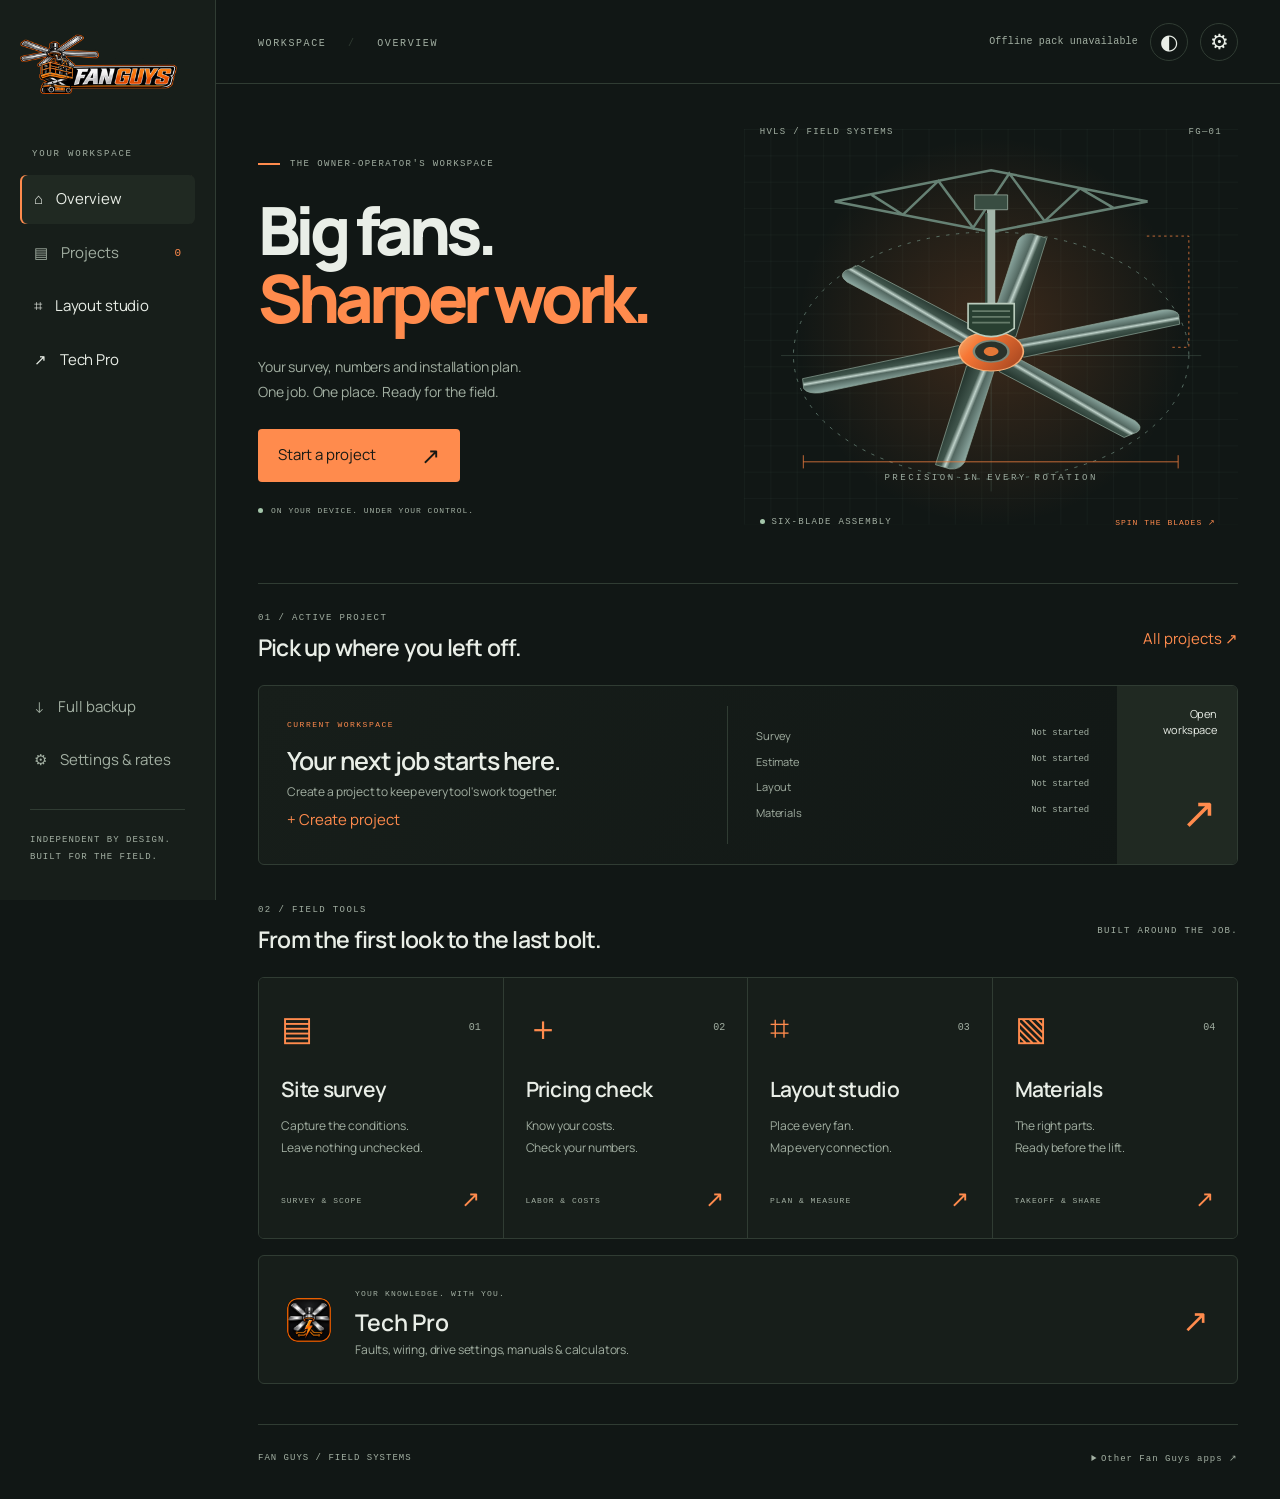
<file: index.html>
<!doctype html><html lang="en" data-theme="dark"><head><meta charset="utf-8"><meta name="viewport" content="width=device-width, initial-scale=1, viewport-fit=cover"><meta name="theme-color" content="#111514"><meta name="apple-mobile-web-app-capable" content="yes"><meta name="apple-mobile-web-app-status-bar-style" content="black-translucent"><title>Fan Guys · Field workspace</title><link rel="manifest" href="manifest.json"><link rel="apple-touch-icon" href="apple-touch-icon.png"><link rel="stylesheet" href="shared/workspace.css"><link rel="stylesheet" href="shared/home.css"><script src="shared/store.js"></script><script src="shared/home.js" defer></script></head><body class="home">
<aside class="rail"><a class="wordmark" href="./"><img src="shared/fanguys-wordmark.png" alt="Fan Guys" style="height:60px;width:auto;display:block"></a><div class="rail-label">YOUR WORKSPACE</div><button class="rail-link active" data-action="home">⌂ <span>Overview</span></button><button class="rail-link" data-action="jobs">▤ <span>Projects</span><span id="jobCount" class="rail-count">0</span></button><a class="rail-link" href="layout/">⌗ <span>Layout studio</span></a><a class="rail-link" href="tech/">↗︎ <span>Tech Pro</span></a><div class="rail-bottom"><button class="rail-link" data-action="backup">↓ <span>Full backup</span></button><button class="rail-link" data-action="settings">⚙︎ <span>Settings & rates</span></button><div class="rail-foot">INDEPENDENT BY DESIGN.<br>BUILT FOR THE FIELD.</div></div></aside>
<div class="main-shell"><a id="toLauncher" href="https://thefanguys.github.io/" hidden style="padding:10px 16px 0;color:var(--orange,#F28C0F);font-weight:700;text-decoration:none">‹ All Fan Guys apps</a><header class="home-header"><div><span class="mobile-brand"><img src="shared/fanguys-wordmark.png" alt="Fan Guys" style="height:52px;width:auto;display:block"></span><span class="desktop-breadcrumb">WORKSPACE <span>/</span> OVERVIEW</span></div><div class="header-actions"><span class="connection" id="offlineState">Checking offline pack</span><button class="round-button" id="themeButton" aria-label="Toggle daylight theme">◐</button><button class="round-button" data-action="settings" aria-label="Settings">⚙︎</button></div></header>
<main><section class="hero"><div class="hero-copy"><div class="eyebrow"><span class="orange-line"></span> THE OWNER-OPERATOR'S WORKSPACE</div><h1>Big fans.<br><span>Sharper work.</span></h1><p>Your survey, numbers and installation plan.<br>One job. One place. Ready for the field.</p><button class="primary" id="heroResume">Start a project <span>↗︎</span></button><div class="hero-caption"><span class="status-dot"></span> ON YOUR DEVICE. UNDER YOUR CONTROL.</div></div>
<div class="fan-art" aria-label="Interactive six-blade HVLS fan illustration"><div class="art-label">HVLS / FIELD SYSTEMS<span>FG—01</span></div><svg viewBox="0 0 600 480" role="img" aria-label="Six-blade fan suspended from a fixed structural mount"><defs><linearGradient id="metal" x1="0" y1="0" x2="0" y2="1"><stop stop-color="#8eaaa3"/><stop offset=".38" stop-color="#526760"/><stop offset=".48" stop-color="#bed1c9"/><stop offset=".6" stop-color="#40554c"/><stop offset="1" stop-color="#22332c"/></linearGradient><linearGradient id="hub" x2="1" y2="1"><stop stop-color="#edb67b"/><stop offset=".3" stop-color="#f77735"/><stop offset="1" stop-color="#9c401e"/></linearGradient><radialGradient id="glow"><stop stop-color="#ee7734" stop-opacity=".2"/><stop offset="1" stop-color="#ee7734" stop-opacity="0"/></radialGradient><pattern id="grid" width="32" height="32" patternUnits="userSpaceOnUse"><path d="M32 0H0V32" fill="none" stroke="#759282" stroke-opacity=".13"/></pattern></defs><rect width="600" height="480" fill="url(#grid)"/><circle cx="300" cy="245" r="235" fill="url(#glow)"/><g fill="none" stroke="#668174" stroke-width="1"><ellipse cx="300" cy="275" rx="240" ry="150" stroke-dasharray="4 8"/><path d="M45 275H555M300 110V440" stroke-opacity=".35"/><path d="M110 88L300 50 490 88M110 88L300 125 490 88M155 80L193 104 236 63 278 120 322 54 365 112 408 72 449 96" stroke-width="3"/><path d="M300 88V218" stroke="#a3b5aa" stroke-width="10"/><path d="M294 102V216" stroke="#354b3e" stroke-width="3"/><path d="M280 80H320V98H280Z" fill="#394d42" stroke="#95a99b"/></g><g transform="translate(300 270) scale(1 .61) rotate(-16)"><g id="artRotor"><g fill="url(#metal)" stroke="#8ba295" stroke-width="1"><path id="blade" d="M20 -12 L222 -22 Q238 -20 239 -8 L235 11 35 22Z"/><use href="#blade" transform="rotate(60)"/><use href="#blade" transform="rotate(120)"/><use href="#blade" transform="rotate(180)"/><use href="#blade" transform="rotate(240)"/><use href="#blade" transform="rotate(300)"/></g><circle r="39" fill="url(#hub)" stroke="#f9ae75" stroke-width="2"/><circle r="21" fill="#2a322b" stroke="#7a887b" stroke-width="3"/><circle r="9" fill="#e47737"/></g></g><g fill="none" stroke="#baccbd" stroke-width="2"><path d="M272 212H328V242Q300 262 272 242Z" fill="#283f31"/><path d="M277 221H323M277 228H323M277 235H323" stroke="#657b6a"/></g><g fill="none" stroke="#e77a3d" stroke-width="1"><path d="M72 404H527M72 396V412M527 396V412"/><path d="M489 130H540V265H519" stroke-dasharray="3 4"/></g><text x="300" y="426" text-anchor="middle" fill="#9cab9f" font-family="monospace" font-size="11" letter-spacing="3">PRECISION IN EVERY ROTATION</text></svg><div class="art-footer"><span><i class="status-dot"></i> SIX-BLADE ASSEMBLY</span><button id="spinFan" aria-label="Spin fan illustration">SPIN THE BLADES ↗︎</button></div></div></section>
<section id="recoveryBanner" class="recovery-banner" hidden><div><b>Your previous work is safe.</b><p>Bring legacy tool drafts into a project when you're ready.</p></div><button class="secondary" data-action="recover">Review saved work ↗︎</button></section>
<section class="project-section"><div class="section-heading"><div><span class="eyebrow">01 / ACTIVE PROJECT</span><h2>Pick up where you left off.</h2></div><button class="text-button" data-action="jobs">All projects ↗︎</button></div><div class="project-panel"><div class="project-identity"><span class="project-badge">CURRENT WORKSPACE</span><h3 id="projectName">Your next job starts here.</h3><p id="projectAddress">Create a project to keep every tool's work together.</p><button class="text-button" id="editProject">+ Create project</button></div><div class="project-progress" id="projectProgress"></div><a class="project-open" href="survey/" id="projectResume"><span>Open workspace</span><b>↗︎</b></a></div></section>
<section class="tool-section"><div class="section-heading"><div><span class="eyebrow">02 / FIELD TOOLS</span><h2>From the first look to the last bolt.</h2></div><span class="section-aside">BUILT AROUND THE JOB.</span></div><div class="tool-grid">
<a class="tool-link" href="survey/"><span class="tool-top"><span class="tool-icon">▤</span><small>01</small></span><h3>Site survey</h3><p>Capture the conditions.<br>Leave nothing unchecked.</p><span class="tool-bottom">SURVEY & SCOPE <b>↗︎</b></span></a>
<a class="tool-link" href="estimate/"><span class="tool-top"><span class="tool-icon">＋</span><small>02</small></span><h3>Pricing check</h3><p>Know your costs.<br>Check your numbers.</p><span class="tool-bottom">LABOR & COSTS <b>↗︎</b></span></a>
<a class="tool-link" href="layout/"><span class="tool-top"><span class="tool-icon">⌗</span><small>03</small></span><h3>Layout studio</h3><p>Place every fan.<br>Map every connection.</p><span class="tool-bottom">PLAN & MEASURE <b>↗︎</b></span></a>
<a class="tool-link" href="materials/"><span class="tool-top"><span class="tool-icon">▧</span><small>04</small></span><h3>Materials</h3><p>The right parts.<br>Ready before the lift.</p><span class="tool-bottom">TAKEOFF & SHARE <b>↗︎</b></span></a>
</div><a class="tech-strip" href="tech/"><span class="tech-plus"><img src="shared/techpro-mark.png" alt="" style="width:44px;height:44px;border-radius:11px;display:block"></span><div><small>YOUR KNOWLEDGE. WITH YOU.</small><h3>Tech Pro</h3><p>Faults, wiring, drive settings, manuals & calculators.</p></div><span class="tech-arrow">↗︎</span></a></section>
<footer class="home-footer"><span>FAN GUYS / FIELD SYSTEMS</span><details><summary>Other Fan Guys apps ↗︎</summary><a href="https://thefanguys.github.io/Fan-Guys-Books/" target="_blank" rel="noopener">Books · Invoices & ledger ↗︎</a><a href="https://thefanguys.github.io/FanOSProDigitalTwin/" target="_blank" rel="noopener">FanOS Digital Twin ↗︎</a><a href="https://thefanguys.github.io/Vivid-Air-Authorized-Installer-Program/" target="_blank" rel="noopener">Installer program ↗︎</a></details></footer></main></div>
<nav class="home-mobile-nav" aria-label="Workspace"><button data-action="home" aria-current="page">⌂<span>Overview</span></button><button data-action="jobs">▤<span>Projects</span></button><a href="tech/"><img src="shared/techpro-mark.png" alt="" style="width:26px;height:26px;border-radius:7px;display:block;margin:0 auto"><span>Tech Pro</span></a><button data-action="settings">⚙︎<span>Settings</span></button></nav>
<dialog id="panel"><header><h2 id="panelTitle"></h2><button id="closePanel" class="round-button" aria-label="Close dialog">×</button></header><div id="panelContent"></div></dialog><div id="homeToast" role="status"></div><input type="file" id="backupInput" accept="application/json,.json" hidden>
<script>try{if(/from=launcher/.test(location.search))sessionStorage.setItem("fgt-from-launcher","1");if(sessionStorage.getItem("fgt-from-launcher"))document.getElementById("toLauncher").hidden=false}catch(e){}</script></body></html>
</file>
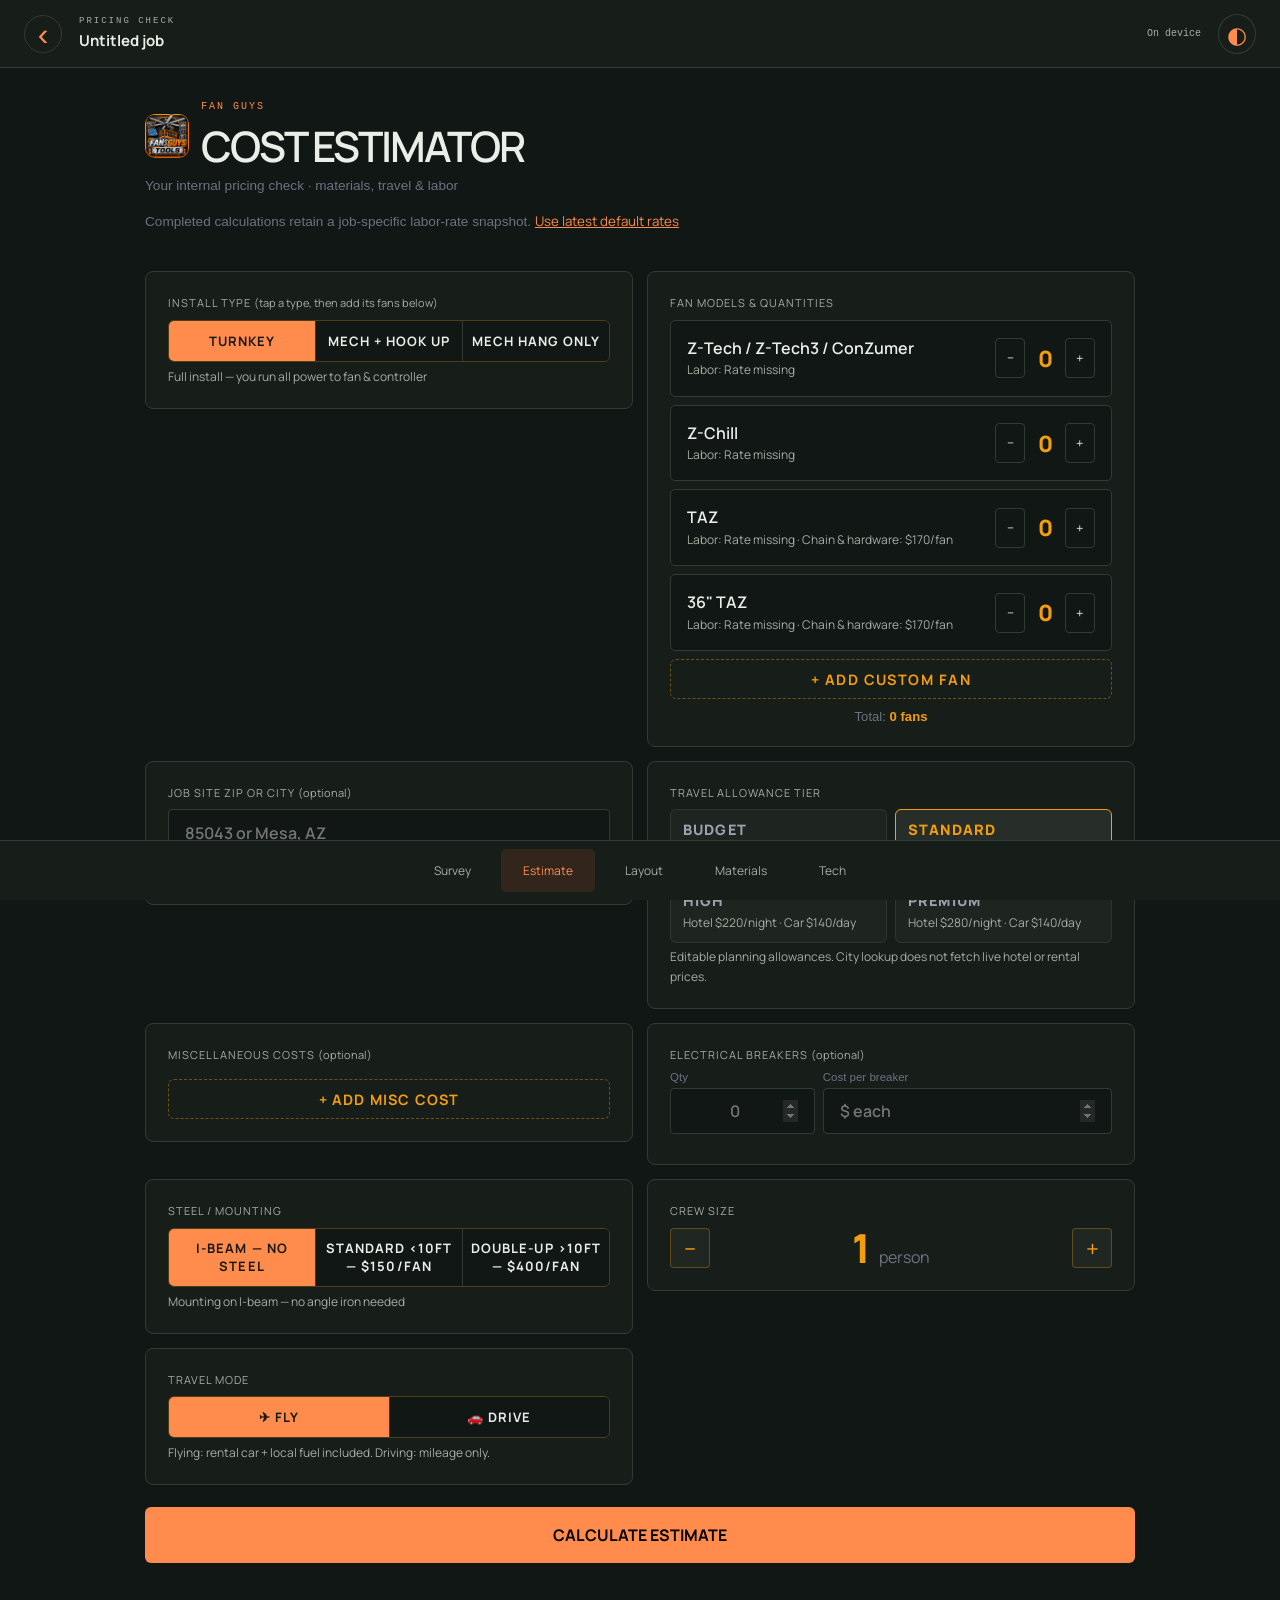
<file: estimate/index.html>
<!DOCTYPE html>
<html lang="en">
<head>
<link rel="icon" type="image/png" href="../icon-192.png">
<script src="../shared/store.js"></script>
<script src="../shared/fgt.js" data-tool="estimate"></script>
<script src="../shared/jspdf.js"></script>
<script src="../shared/est-pdf.js"></script>
  <meta charset="UTF-8" />
  <meta name="viewport" content="width=device-width, initial-scale=1.0" />
  <title>Fan Guys — Cost Estimator</title>
  
  <style>
    *, *::before, *::after { box-sizing: border-box; margin: 0; padding: 0; }
    body { background: #000; color: #e8dcc8; font-family: 'Barlow Condensed', sans-serif; min-height: 100vh; }

    #header { background: #000; border-bottom: 1px solid rgba(245,158,11,0.2); padding: 2rem 1.5rem 1.5rem; }
    #header .inner { max-width: 560px; margin: 0 auto; }
    #header .top { display: flex; align-items: center; gap: .75rem; }
    #header .icon { font-size: 2rem; }
    #header .brand { font-size: .7rem; font-weight: 700; letter-spacing: .25em; text-transform: uppercase; color: #f59e0b; margin-bottom: .1rem; }
    #header h1 { font-size: 1.9rem; font-weight: 900; letter-spacing: .05em; color: #e8dcc8; }
    #header .sub { font-family: 'Barlow', sans-serif; font-size: .85rem; color: #6b7280; font-weight: 300; margin-top: .5rem; }

    #app { max-width: 560px; margin: 0 auto; padding: 1.5rem; }
    .section { margin-bottom: 1.4rem; }
    .lbl { font-size: .78rem; font-weight: 700; letter-spacing: .12em; text-transform: uppercase; color: #6b7280; margin-bottom: .5rem; display: block; }
    .sub-text { font-size: .78rem; color: #6b7280; margin-top: .3rem; font-family: 'Barlow', sans-serif; }

    input[type="text"], input[type="number"] {
      background: rgba(255,255,255,0.04); border: 1px solid rgba(245,158,11,0.25);
      color: #e8dcc8; font-family: 'Barlow Condensed', sans-serif;
      font-size: 1.1rem; font-weight: 600; padding: .7rem 1rem; border-radius: 4px; width: 100%; outline: none;
    }
    input:focus { border-color: #f59e0b; background: rgba(245,158,11,0.07); }
    input[type="number"]::-webkit-inner-spin-button { opacity: .4; }

    .pill-group { display: flex; border-radius: 6px; overflow: hidden; border: 1px solid rgba(245,158,11,0.25); }
    .pill-btn { flex: 1; padding: .65rem .4rem; cursor: pointer; border: none; background: rgba(255,255,255,0.03); color: #9ca3af; font-family: 'Barlow Condensed', sans-serif; font-size: .82rem; font-weight: 700; letter-spacing: .08em; text-transform: uppercase; transition: all .2s; border-right: 1px solid rgba(245,158,11,0.15); }
    .pill-btn:last-child { border-right: none; }
    .pill-btn.active { background: #f59e0b; color: #000; }
    .pill-btn:not(.active):hover { background: rgba(245,158,11,0.12); color: #e8dcc8; }

    .fan-grid { display: flex; flex-direction: column; gap: .5rem; }
    .fan-row { display: flex; align-items: center; justify-content: space-between; background: rgba(255,255,255,0.03); border: 1px solid rgba(245,158,11,0.15); border-radius: 6px; padding: .6rem .9rem; gap: .75rem; }
    .fan-row-info { flex: 1; }
    .fan-row-name { font-size: 1rem; font-weight: 700; color: #e8dcc8; }
    .fan-row-rate { font-size: .72rem; color: #6b7280; font-family: 'Barlow', sans-serif; margin-top: .1rem; }
    .qty-ctrl { display: flex; align-items: center; gap: .5rem; }
    .qty-btn { width: 30px; height: 30px; border-radius: 4px; border: 1px solid rgba(245,158,11,0.3); background: rgba(255,255,255,0.04); color: #f59e0b; font-size: 1.1rem; cursor: pointer; display: flex; align-items: center; justify-content: center; transition: all .15s; }
    .qty-btn:hover { background: #f59e0b; color: #000; }
    .qty-num { font-size: 1.4rem; font-weight: 900; color: #f59e0b; min-width: 24px; text-align: center; }

    .custom-box { background: rgba(255,255,255,0.03); border: 1px dashed rgba(245,158,11,0.3); border-radius: 6px; padding: .9rem; margin-top: .5rem; }
    .custom-fields { display: grid; grid-template-columns: 1fr 1fr; gap: .5rem; margin-bottom: .5rem; }
    .custom-fields input { font-size: .95rem; padding: .55rem .75rem; }
    .custom-fields .full { grid-column: 1 / -1; }
    .custom-elec-row { display: flex; align-items: center; gap: .5rem; margin-bottom: .6rem; cursor: pointer; }
    .custom-elec-row input[type="checkbox"] { width: 16px; height: 16px; accent-color: #f59e0b; cursor: pointer; }
    .custom-elec-row span { font-size: .8rem; color: #9ca3af; font-family: 'Barlow', sans-serif; }
    .custom-qty-row { display: flex; align-items: center; gap: .6rem; }
    .custom-remove { background: none; border: none; color: #6b7280; font-family: 'Barlow', sans-serif; font-size: .75rem; cursor: pointer; text-decoration: underline; }
    .custom-header { display: flex; justify-content: space-between; align-items: center; margin-bottom: .5rem; }
    .custom-title { font-size: .78rem; font-weight: 700; letter-spacing: .12em; text-transform: uppercase; color: #f59e0b; }

    .add-dashed { margin-top: .5rem; width: 100%; padding: .6rem; background: transparent; border: 1px dashed rgba(245,158,11,0.4); border-radius: 6px; color: #f59e0b; font-family: 'Barlow Condensed', sans-serif; font-size: .9rem; font-weight: 700; letter-spacing: .08em; text-transform: uppercase; cursor: pointer; }
    .misc-row { display: grid; grid-template-columns: 1fr 7.5rem 2.6rem; gap: .5rem; margin-top: .5rem; align-items: center; }
    .misc-row input { font-size: .95rem; padding: .55rem .75rem; }
    .misc-x { height: 100%; min-height: 2.6rem; background: none; border: 1px solid rgba(255,255,255,0.1); border-radius: 6px; color: #9ca3af; font-size: 1rem; cursor: pointer; }
    .pill-btn .pill-n { display: inline-block; min-width: 1.3em; margin-left: .3em; padding: 0 .3em; border-radius: 999px; background: rgba(245,158,11,.25); color: #f59e0b; font-size: .8em; }
    .pill-btn.active .pill-n { background: rgba(0,0,0,.25); color: #000; }
    #add-custom-btn { margin-top: .5rem; width: 100%; padding: .6rem; background: transparent; border: 1px dashed rgba(245,158,11,0.4); border-radius: 6px; color: #f59e0b; font-family: 'Barlow Condensed', sans-serif; font-size: .9rem; font-weight: 700; letter-spacing: .1em; text-transform: uppercase; cursor: pointer; transition: all .2s; }
    #add-custom-btn:hover { background: rgba(245,158,11,0.08); }

    .fan-total { text-align: center; margin-top: .6rem; font-size: .82rem; color: #6b7280; font-family: 'Barlow', sans-serif; }
    .fan-total strong { color: #f59e0b; }

    .tier-grid { display: grid; grid-template-columns: 1fr 1fr; gap: .5rem; }
    .tier-card { border-radius: 6px; padding: .6rem .75rem; cursor: pointer; border: 1.5px solid rgba(255,255,255,0.08); background: rgba(255,255,255,0.03); transition: all .18s; }
    .tier-card:hover { background: rgba(255,255,255,0.06); }
    .tier-card.active { background: rgba(255,255,255,0.07); }
    .tier-name { font-size: .9rem; font-weight: 800; letter-spacing: .08em; text-transform: uppercase; color: #9ca3af; }
    .tier-rates { font-size: .72rem; color: #6b7280; font-family: 'Barlow', sans-serif; margin-top: .2rem; }

    #zip-feedback { margin-top: .45rem; font-size: .82rem; font-family: 'Barlow Condensed', sans-serif; font-weight: 700; min-height: 1.2rem; }
    #zip-error { margin-top: .45rem; font-size: .78rem; color: #f87171; font-family: 'Barlow', sans-serif; display: none; }
    #reset-auto { background: none; border: none; color: #6b7280; font-family: 'Barlow', sans-serif; font-size: .75rem; cursor: pointer; text-decoration: underline; padding: 0; margin-top: .4rem; display: none; }
    .spinner { display: inline-block; width: 12px; height: 12px; border: 2px solid rgba(245,158,11,0.3); border-top-color: #f59e0b; border-radius: 50%; animation: spin .7s linear infinite; vertical-align: middle; margin-right: .4rem; }
    @keyframes spin { to { transform: rotate(360deg); } }

    #miles-section { display: none; }
    .steel-alert { margin-top: .5rem; padding: .5rem .75rem; border-radius: 4px; background: rgba(251,146,60,0.1); border: 1px solid rgba(251,146,60,0.3); font-size: .78rem; color: #fb923c; font-family: 'Barlow', sans-serif; display: none; }
    #taz-note { display: none; margin-top: .4rem; font-size: .78rem; color: #fb923c; font-family: 'Barlow', sans-serif; }

    .counter-row { display: flex; align-items: center; gap: 1rem; }
    .counter-btn { width: 40px; height: 40px; border-radius: 4px; border: 1px solid rgba(245,158,11,0.3); background: rgba(255,255,255,0.04); color: #f59e0b; font-size: 1.4rem; cursor: pointer; display: flex; align-items: center; justify-content: center; transition: all .15s; }
    .counter-btn:hover { background: #f59e0b; color: #000; }
    .counter-display { flex: 1; text-align: center; }
    .counter-num { font-size: 2.5rem; font-weight: 900; color: #f59e0b; line-height: 1; }
    .counter-unit { font-size: 1rem; color: #6b7280; margin-left: .4rem; }

    #calc-btn { width: 100%; padding: 1rem; background: #f59e0b; color: #000; border: none; border-radius: 6px; font-family: 'Barlow Condensed', sans-serif; font-size: 1.35rem; font-weight: 900; letter-spacing: .15em; text-transform: uppercase; cursor: pointer; transition: all .2s; margin-top: .5rem; display: block; }
    #calc-btn:hover { background: #fbbf24; transform: translateY(-1px); box-shadow: 0 6px 24px rgba(245,158,11,0.35); }

    #results { display: none; margin-top: 2rem; }
    .glow-line { height: 2px; background: linear-gradient(90deg, transparent, #f59e0b, transparent); margin: 1.5rem 0; }
    @keyframes slideUp { from { opacity: 0; transform: translateY(20px); } to { opacity: 1; transform: translateY(0); } }
    .eyebrow { font-size: .7rem; font-weight: 700; letter-spacing: .2em; text-transform: uppercase; color: #f59e0b; margin-bottom: .25rem; }
    .card { background: rgba(255,255,255,0.03); border: 1px solid rgba(245,158,11,0.15); border-radius: 8px; padding: 1.25rem 1.5rem; margin-bottom: 1rem; }
    .card-title { font-size: .72rem; font-weight: 700; letter-spacing: .15em; text-transform: uppercase; color: #6b7280; margin-bottom: .75rem; }
    .edit-hint { font-size: .7rem; color: #4b5563; font-family: 'Barlow', sans-serif; margin-bottom: .5rem; font-style: italic; }
    .line-item { display: flex; justify-content: space-between; align-items: flex-start; padding: .6rem 0; border-bottom: 1px solid rgba(255,255,255,0.06); gap: .75rem; }
    .line-item:last-child { border-bottom: none; }
    .li-label { font-size: 1rem; font-weight: 600; }
    .li-detail { font-size: .75rem; color: #6b7280; font-family: 'Barlow', sans-serif; }

    .ev-btn { background: none; border: 1px dashed rgba(245,158,11,0.3); border-radius: 4px; color: #e8dcc8; font-family: 'Barlow Condensed', sans-serif; font-size: 1.05rem; font-weight: 700; cursor: pointer; padding: .15rem .4rem; white-space: nowrap; flex-shrink: 0; transition: all .15s; }
    .ev-btn:hover { border-color: #f59e0b; color: #f59e0b; }
    .ev-input { width: 90px; text-align: right; background: rgba(245,158,11,0.12); border: 1px solid #f59e0b; border-radius: 4px; color: #f59e0b; font-family: 'Barlow Condensed', sans-serif; font-size: 1.05rem; font-weight: 700; padding: .15rem .4rem; outline: none; flex-shrink: 0; }

    #reset-edits-row { text-align: right; margin-bottom: .75rem; display: none; }
    #reset-edits { background: none; border: none; color: #6b7280; font-family: 'Barlow', sans-serif; font-size: .75rem; cursor: pointer; text-decoration: underline; padding: 0; }

    .totals-card { background: rgba(245,158,11,0.05); border-color: rgba(245,158,11,0.3); }
    .total-row { display: flex; justify-content: space-between; align-items: baseline; padding: .6rem 0; border-bottom: 1px solid rgba(255,255,255,0.06); }
    .total-row:last-child { border-bottom: none; }
    .total-lbl { font-size: 1rem; font-weight: 600; color: #9ca3af; }
    .total-val { font-size: 1.2rem; font-weight: 700; color: #e8dcc8; }
    .total-val.green { color: #10b981; }
    .total-val.amber { color: #f59e0b; }
    .quote-row { margin-top: .75rem; padding-top: .75rem; border-top: 1px solid rgba(245,158,11,0.3); display: flex; justify-content: space-between; align-items: baseline; }
    .quote-lbl { font-size: 1.1rem; font-weight: 800; letter-spacing: .08em; text-transform: uppercase; color: #f59e0b; }
    .quote-val { font-size: 2rem; font-weight: 900; color: #f59e0b; }

    .btn-row { display: flex; gap: .75rem; margin-top: 1rem; }
    #new-btn { flex: 1; padding: 1rem; background: transparent; border: 1px solid rgba(245,158,11,0.3); border-radius: 6px; color: #f59e0b; font-family: 'Barlow Condensed', sans-serif; font-size: 1.1rem; font-weight: 900; letter-spacing: .1em; text-transform: uppercase; cursor: pointer; transition: all .2s; }
    #new-btn:hover { background: rgba(245,158,11,0.08); }
    #print-btn { flex: 1; padding: 1rem; background: rgba(245,158,11,0.15); border: 1px solid rgba(245,158,11,0.4); border-radius: 6px; color: #f59e0b; font-family: 'Barlow Condensed', sans-serif; font-size: 1.1rem; font-weight: 900; letter-spacing: .1em; text-transform: uppercase; cursor: pointer; transition: all .2s; }
    #print-btn:hover { background: rgba(245,158,11,0.25); }

    /* Print styles */
    @media print {
      body { background: #fff; color: #000; }
      #header { background: #fff; border-bottom: 2px solid #f59e0b; }
      #header .brand, #header h1, #header .sub { color: #000; }
      .section, #calc-btn, #add-custom-btn, .btn-row, #zip-feedback, #zip-error, #reset-auto, #reset-edits-row { display: none !important; }
      #results { display: block !important; }
      .card { background: #f9f9f9; border: 1px solid #ddd; }
      .totals-card { background: #fffbf0; border-color: #f59e0b; }
      .glow-line { background: #f59e0b; }
      .ev-btn { border: none; color: #000; }
      .total-val, .quote-val { color: #000; }
      .total-val.amber, .quote-lbl, .quote-val { color: #b45309; }
      .total-val.green { color: #065f46; }
      .eyebrow { color: #b45309; }
    }
  </style>
<link rel="stylesheet" href="../shared/workspace.css">
<script src="../shared/workspace.js" defer></script>
</head>
<body>

<div id="header">
  <div class="inner">
    <div class="top">
      <img class="fg-logo" src="../shared/mark.png" alt="" style="width:44px;height:44px;border-radius:10px;flex:none;display:block!important">
      <div>
        <div class="brand">Fan Guys</div>
        <h1>COST ESTIMATOR</h1>
      </div>
    </div>
    <p class="sub">Your internal pricing check · materials, travel &amp; labor</p><p class="sub">Completed calculations retain a job-specific labor-rate snapshot. <button type="button" id="refreshRates" style="color:var(--ws-accent);background:none;border:0;text-decoration:underline">Use latest default rates</button></p>
  </div>
</div>

<div id="app">

  <div class="section">
    <label class="lbl" for="zip">Job Site Zip or City <span style="text-transform:none;letter-spacing:0;font-weight:400">(optional)</span></label>
    <input type="text" id="zip" maxlength="60" autocomplete="off" autocapitalize="words" enterkeyhint="search" placeholder="85043 or Mesa, AZ" />
    <div id="zip-feedback"></div>
    <div id="zip-error"></div>
  </div>

  <div class="section">
    <div class="lbl">Travel allowance tier <span id="tier-note" style="text-transform:none;letter-spacing:0;font-weight:400;color:#6b7280"></span></div>
    <div class="tier-grid" id="tier-grid"></div><p class="sub-text">Editable planning allowances. City lookup does not fetch live hotel or rental prices.</p>
    <button id="reset-auto">Reset to auto</button>
  </div>

  <div class="section">
    <div class="lbl">Install Type <span style="text-transform:none;letter-spacing:0;font-weight:400">(tap a type, then add its fans below)</span></div>
    <div class="pill-group" id="install-pills">
      <button class="pill-btn active" data-val="turnkey">Turnkey</button>
      <button class="pill-btn" data-val="mech_hook">Mech + Hook Up</button>
      <button class="pill-btn" data-val="mech_hang">Mech Hang Only</button>
    </div>
    <div class="sub-text" id="install-desc">Full install — you run all power to fan &amp; controller</div>
  </div>

  <div class="section">
    <div class="lbl">Fan Models &amp; Quantities</div>
    <div class="fan-grid" id="fan-grid"></div>
    <div id="custom-fans"></div>
    <button id="add-custom-btn">+ Add Custom Fan</button>
    <div class="fan-total" id="fan-total">Total: <strong>0 fans</strong></div>
    <div class="sub-text" id="mix-note" style="display:none"></div>
  </div>

  <!-- Misc costs -->
  <div class="section">
    <div class="lbl">Miscellaneous Costs <span style="text-transform:none;letter-spacing:0;font-weight:400">(optional)</span></div>
    <div id="misc-list"></div>
    <button id="add-misc-btn" type="button" class="add-dashed">+ Add Misc Cost</button>
  </div>

  <!-- Breakers -->
  <div class="section">
    <div class="lbl">Electrical Breakers <span style="text-transform:none;letter-spacing:0;font-weight:400">(optional)</span></div>
    <div style="display:flex;gap:.5rem;align-items:flex-end;margin-bottom:.5rem">
      <div style="flex:1">
        <div style="font-size:.72rem;color:#6b7280;font-family:'Barlow',sans-serif;margin-bottom:.3rem">Qty</div>
        <input type="number" id="breaker-qty" min="0" placeholder="0" style="text-align:center" />
      </div>
      <div style="flex:2">
        <div style="font-size:.72rem;color:#6b7280;font-family:'Barlow',sans-serif;margin-bottom:.3rem">Cost per breaker</div>
        <input type="number" id="breaker-cost" min="0" placeholder="$ each" />
      </div>
    </div>
    <div class="sub-text" id="breaker-note"></div>
  </div>

  <!-- Steel -->
  <div class="section">
    <div class="lbl">Steel / Mounting</div>
    <div class="pill-group" id="steel-pills">
      <button class="pill-btn active" data-val="none">I-Beam — No Steel</button>
      <button class="pill-btn" data-val="standard">Standard &lt;10ft — $150/fan</button>
      <button class="pill-btn" data-val="double">Double-Up &gt;10ft — $400/fan</button>
    </div>
    <div class="sub-text" id="steel-desc">Mounting on I-beam — no angle iron needed</div>
    <div class="steel-alert" id="steel-alert">&#9888; Span over 10ft — 4 pieces of angle iron per fan</div>
    <div id="taz-note">&#9432; TAZ fans use chain &amp; hardware ($170/fan) — no steel applied</div>
  </div>

  <div class="section">
    <div class="lbl">Crew Size</div>
    <div class="counter-row">
      <button class="counter-btn" id="crew-minus">&#8722;</button>
      <div class="counter-display">
        <span class="counter-num" id="crew-num">1</span>
        <span class="counter-unit" id="crew-unit">person</span>
      </div>
      <button class="counter-btn" id="crew-plus">+</button>
    </div>
  </div>

  <div class="section">
    <div class="lbl">Travel Mode</div>
    <div class="pill-group" id="travel-pills">
      <button class="pill-btn active" data-val="fly">&#9992; Fly</button>
      <button class="pill-btn" data-val="drive">&#128663; Drive</button>
    </div>
    <div class="sub-text">Flying: rental car + local fuel included. Driving: mileage only.</div>
  </div>

  <div class="section" id="miles-section">
    <label class="lbl" for="miles-input">One-Way Miles to Job Site</label>
    <input type="number" id="miles-input" min="0" placeholder="e.g. 320" />
    <div class="sub-text">Round-trip at $0.67/mile</div>
  </div>

  <button id="calc-btn">Calculate Estimate</button>

  <div id="results">
    <div class="glow-line"></div>
    <div style="margin-bottom:1.25rem">
      <div class="eyebrow">Estimate Summary</div>
      <div id="res-desc" style="font-size:1rem;color:#9ca3af;font-family:'Barlow',sans-serif;font-weight:300"></div>
      <div id="res-fans" style="font-size:.82rem;color:#6b7280;font-family:'Barlow',sans-serif;margin-top:.2rem"></div>
      <div id="res-city" style="font-size:.85rem;font-family:'Barlow Condensed',sans-serif;font-weight:700;margin-top:.3rem"></div>
    </div>
    <div class="card">
      <div class="card-title">Labor</div>
      <div class="edit-hint">Click any amount to edit</div>
      <div id="res-labor"></div>
    </div>
    <div class="card">
      <div class="card-title">Materials &amp; Travel</div>
      <div class="edit-hint">Click any amount to edit</div>
      <div id="res-costs"></div>
    </div>
    <div id="reset-edits-row"><button id="reset-edits">Reset all edits</button></div>
    <div class="card totals-card">
      <div class="total-row"><span class="total-lbl">Labor Total</span><span class="total-val amber" id="t-labor"></span></div>
      <div class="total-row"><span class="total-lbl">Materials &amp; Travel</span><span class="total-val" id="t-costs"></span></div>
      <div class="total-row"><span class="total-lbl">Combined Cost</span><span class="total-val" id="t-combined"></span></div>
      <div class="total-row"><span class="total-lbl">Margin (30%)</span><span class="total-val green" id="t-margin"></span></div>
      <div id="scheduleSummary" class="schedule-summary"></div><div id="rateIssues" role="status"></div><div class="quote-row"><span class="quote-lbl">Pricing check · 30% margin</span><span class="quote-val" id="t-quote"></span></div>
    </div>
    <div class="btn-row">
      <button id="new-btn">&#8635; New Estimate</button>
      <button id="print-btn">&#128196; Save / Share PDF</button>
    </div>
  </div>
</div>

<script>
function escAttr(s) { return String(s == null ? '' : s).replace(/[&<>"']/g,function(c){return {'&':'&amp;','<':'&lt;','>':'&gt;','"':'&quot;',"'":'&#39;'}[c]}); }
function missingRates() {
 var rates=FGT.rates()||{}, missing=[];
 TYPES.forEach(function(t){MODELS.forEach(function(m){var v=(rates[m.id]||{})[t]; if((qtyByType[t][m.id]||0)>0 && (!(Number.isFinite(v) && v>=0) || (v===0&&!FGTStore.readRaw('fgt-rates-reviewed-v2',false)))) missing.push(m.name+' · '+TYPE_SHORT[t]);});});
 customFans.forEach(function(c,i){if(c.qty>0 && !(Number.isFinite(c.labor)&&c.labor>=0)) missing.push(c.name||'Custom fan '+(i+1));});
 return missing;
}
var MODELS = [
  { id:'ztech',  name:'Z-Tech / Z-Tech3 / ConZumer', taz:false, labor:{ turnkey:0, mech_hook:0, mech_hang:0 } },
  { id:'zchill', name:'Z-Chill',                      taz:false, labor:{ turnkey:0, mech_hook:0, mech_hang:0 } },
  { id:'taz',    name:'TAZ',                           taz:true,  labor:{ turnkey:0, mech_hook:0, mech_hang:0 } },
  { id:'taz36',  name:'36" TAZ',                       taz:true,  labor:{ turnkey:0, mech_hook:0, mech_hang:0 } },
];
FGT.applyRates(MODELS);

// Hotel tiers with real-world rates (with taxes, midpoint)
var TIERS = {
  budget:   { label:'Budget',   color:'#34d399', hotel:130, car:50  },
  standard: { label:'Standard', color:'#f59e0b', hotel:170, car:100 },
  high:     { label:'High',     color:'#fb923c', hotel:220, car:140 },
  premium:  { label:'Premium',  color:'#f87171', hotel:280, car:140 },
};

// City-specific hotel rates looked up by zip/city name
// Rate is nightly with taxes (midpoint of range)
var CITY_RATES = [
  { match:['boston','cambridge','somerville'],                                                    hotel:372, tier:'premium' },
  { match:['jersey city','hoboken'],                                                              hotel:362, tier:'premium' },
  { match:['new york','brooklyn','bronx','queens','manhattan','staten island'],                   hotel:342, tier:'premium' },
  { match:['raleigh','durham','chapel hill'],                                                     hotel:302, tier:'premium' },
  { match:['austin'],                                                                             hotel:292, tier:'premium' },
  { match:['detroit','ann arbor','dearborn'],                                                     hotel:277, tier:'high'    },
  { match:['boise'],                                                                              hotel:272, tier:'high'    },
  { match:['madison'],                                                                            hotel:272, tier:'high'    },
  { match:['nashville','brentwood','franklin'],                                                   hotel:262, tier:'high'    },
  { match:['chicago','evanston'],                                                                 hotel:222, tier:'high'    },
  { match:['phoenix','peoria'],                                                                   hotel:217, tier:'high'    },
  { match:['scottsdale','tempe','mesa','chandler','gilbert','glendale'],                          hotel:217, tier:'high'    },
  { match:['denver','aurora','boulder'],                                                          hotel:212, tier:'high'    },
  { match:['los angeles','santa monica','beverly hills','west hollywood','burbank','pasadena','long beach'], hotel:212, tier:'high' },
  { match:['san diego','la jolla','chula vista'],                                                 hotel:207, tier:'high'    },
  { match:['dallas','irving','plano','frisco','mckinney','garland'],                              hotel:190, tier:'high'    },
  { match:['fort worth','arlington'],                                                             hotel:180, tier:'high'    },
  { match:['orlando','kissimmee'],                                                                hotel:177, tier:'standard'},
  { match:['atlanta','sandy springs','alpharetta','marietta','decatur'],                          hotel:167, tier:'standard'},
  { match:['miami','miami beach','fort lauderdale','boca raton','coral gables','hollywood'],      hotel:162, tier:'standard'},
  { match:['lubbock'],                                                                            hotel:162, tier:'standard'},
  { match:['el paso'],                                                                            hotel:157, tier:'standard'},
  { match:['las vegas','henderson','north las vegas'],                                            hotel:157, tier:'standard'},
  { match:['houston','sugar land','the woodlands'],                                               hotel:147, tier:'standard'},
  { match:['san antonio'],                                                                        hotel:137, tier:'standard'},
  { match:['san francisco','san jose','oakland','berkeley','palo alto','santa clara','sunnyvale','mountain view'], hotel:132, tier:'standard'},
  { match:['seattle','bellevue','redmond','kirkland'],                                            hotel:240, tier:'high'   },
  { match:['washington','arlington','alexandria','bethesda','silver spring'],                     hotel:260, tier:'high'   },
  { match:['honolulu','waikiki'],                                                                 hotel:300, tier:'premium'},
  { match:['new orleans'],                                                                        hotel:220, tier:'high'   },
  { match:['portland'],                                                                           hotel:200, tier:'high'   },
  { match:['minneapolis','saint paul'],                                                           hotel:190, tier:'high'   },
  { match:['charlotte'],                                                                          hotel:185, tier:'high'   },
  { match:['jacksonville'],                                                                       hotel:155, tier:'standard'},
  { match:['kansas city','overland park','olathe'],                                               hotel:160, tier:'standard'},
  { match:['columbus','cincinnati','cleveland'],                                                  hotel:165, tier:'standard'},
  { match:['pittsburgh'],                                                                         hotel:175, tier:'standard'},
  { match:['philadelphia','camden','wilmington'],                                                  hotel:200, tier:'high'   },
  { match:['baltimore'],                                                                           hotel:185, tier:'high'   },
  { match:['st. louis','saint louis'],                                                            hotel:160, tier:'standard'},
  { match:['salt lake city','provo','ogden'],                                                     hotel:170, tier:'standard'},
  { match:['albuquerque','santa fe'],                                                             hotel:155, tier:'standard'},
  { match:['tucson'],                                                                             hotel:145, tier:'standard'},
  { match:['memphis'],                                                                            hotel:150, tier:'standard'},
  { match:['louisville'],                                                                         hotel:155, tier:'standard'},
  { match:['richmond','virginia beach','norfolk'],                                                hotel:160, tier:'standard'},
  { match:['indianapolis'],                                                                       hotel:155, tier:'standard'},
  { match:['milwaukee'],                                                                          hotel:160, tier:'standard'},
  { match:['oklahoma city','tulsa'],                                                              hotel:145, tier:'standard'},
  { match:['omaha','lincoln'],                                                                    hotel:140, tier:'standard'},
  { match:['baton rouge','shreveport'],                                                           hotel:140, tier:'standard'},
  { match:['sacramento','fresno','bakersfield','stockton'],                                       hotel:155, tier:'standard'},
];

var INSTALL_DESC = {
  turnkey:  'Full install — you run all power to fan & controller',
  mech_hook:'You install fan & wire motor/controller; customer brings power',
  mech_hang:'Mount & hang fan only — no wiring',
};
var INSTALL_LBL = {
  turnkey:  'Full Turnkey',
  mech_hook:'Mechanical w/ Hook Up',
  mech_hang:'Mechanical Hang Only',
};

// State
var installType = 'turnkey';
var TYPES = ['turnkey','mech_hook','mech_hang'];
function emptyQtys() { return { ztech:0, zchill:0, taz:0, taz36:0 }; }
var qtyByType = { turnkey: emptyQtys(), mech_hook: emptyQtys(), mech_hang: emptyQtys() };
var fanQtys = qtyByType.turnkey; // the type being edited
var miscCosts = [];
var customFans = [];
var steelMode = 'none';
var crewSize = 1;
var travelMode = 'fly';
var miles = 0;
var breakerQty = 0, breakerCost = 0;
var manualTier = null;
var locationInfo = null; // { city, state, tier, hotel }
var zipLoading = false;
var overrides = {};

function getTier() { return manualTier || (locationInfo ? locationInfo.tier : 'standard'); }
function getTierData() {
  var t = getTier();
  var base = TIERS[t];
  // If we have a specific city hotel rate, use it
  if (!manualTier && locationInfo && locationInfo.hotel) {
    return { label: base.label, color: base.color, hotel: locationInfo.hotel, car: base.car };
  }
  return base;
}
function fmt(n) { return '$' + Math.round(n).toLocaleString('en-US'); }
function ov(key, base) { return overrides[key] !== undefined ? overrides[key] : base; }

function typeFans(t) { var q = qtyByType[t], n = 0; for (var id in q) n += q[id] || 0; return n; }
function typeTaz(t) { var q = qtyByType[t]; return (q.taz || 0) + (q.taz36 || 0); }
function typeNonTaz(t) { var q = qtyByType[t]; return (q.ztech || 0) + (q.zchill || 0); }
function usedTypes() { return TYPES.filter(function (t) { return typeFans(t) > 0; }); }
function customType(cf) { return cf.needsElec ? 'turnkey' : 'mech_hook'; }
function totalFans() {
  var t = 0;
  for (var k = 0; k < TYPES.length; k++) t += typeFans(TYPES[k]);
  for (var i = 0; i < customFans.length; i++) t += (customFans[i].qty || 0);
  return t;
}
function tazCount() { var n = 0; TYPES.forEach(function (t) { n += typeTaz(t); }); return n; }
function nonTazCount() { var n = 0; TYPES.forEach(function (t) { n += typeNonTaz(t); }); return n; }

function calcTazWorkDays(type) {
  var taz = typeTaz(type);
  if (taz === 0) return 0;
  if (type === 'turnkey') {
    var days1p = Math.ceil(taz / 2) * 2;
    if (crewSize >= 2) return Math.max(2, days1p - 1);
    return days1p;
  } else {
    var rate = crewSize >= 2 ? 0.5 : 1;
    return Math.max(1, Math.ceil(taz * rate));
  }
}
function calcNonTazWorkDays(type) {
  var nf = typeNonTaz(type);
  for (var i = 0; i < customFans.length; i++) if (customType(customFans[i]) === type) nf += (customFans[i].qty || 0);
  if (nf === 0) return 0;
  var shift = (crewSize - 1) * 3;
  if (type === 'turnkey') return Math.max(2, nf - 1 - shift);
  return Math.max(1, Math.ceil(Math.max(1, nf - shift) / 4));
}
function calcWorkDays() {
  if (totalFans() === 0) return 0;
  var d = 0;
  TYPES.forEach(function (t) { d += calcTazWorkDays(t) + calcNonTazWorkDays(t); });
  return d;
}
function calcDays() { return totalFans() === 0 ? 0 : 2 + calcWorkDays(); }

function getCityInfo(city) {
  var lower = city.toLowerCase();
  for (var i = 0; i < CITY_RATES.length; i++) {
    var entry = CITY_RATES[i];
    for (var j = 0; j < entry.match.length; j++) {
      if (lower.indexOf(entry.match[j]) !== -1) return { tier: entry.tier, hotel: entry.hotel };
    }
  }
  return { tier: 'standard', hotel: null };
}

function updateFanTotal() {
  var t = totalFans(), days = calcDays(), wd = calcWorkDays();
  var el = document.getElementById('fan-total');
  updatePillCounts();
  if (t === 0) { el.innerHTML = 'Total: <strong>0 fans</strong>'; return; }
  el.innerHTML = 'Total: <strong>' + t + ' fan' + (t!==1?'s':'') + '</strong> &mdash; est. <strong>' + days + ' days</strong> (' + wd + ' work day' + (wd!==1?'s':'') + ' + 2 travel)';
}

var TYPE_SHORT = { turnkey:'Turnkey', mech_hook:'Mech + Hook Up', mech_hang:'Mech Hang Only' };
function updatePillCounts() {
  var btns = document.querySelectorAll('#install-pills .pill-btn');
  for (var i = 0; i < btns.length; i++) {
    var t = btns[i].getAttribute('data-val'), n = typeFans(t);
    btns[i].innerHTML = TYPE_SHORT[t] + (n ? '<span class="pill-n">' + n + '</span>' : '');
  }
  var used = usedTypes(), note = document.getElementById('mix-note');
  if (note) {
    if (used.length > 1) {
      note.style.display = 'block';
      note.textContent = 'Mixed job: ' + used.map(function (t) { return typeFans(t) + ' ' + TYPE_SHORT[t]; }).join(' + ');
    } else note.style.display = 'none';
  }
}
// Fan grid
function buildFanGrid() {
  var grid = document.getElementById('fan-grid');
  grid.innerHTML = '';
  for (var i = 0; i < MODELS.length; i++) {
    var m = MODELS[i];
    var rate = m.labor[installType];
    var matNote = m.taz ? ' · Chain & hardware: $170/fan' : '';
    var row = document.createElement('div');
    row.className = 'fan-row';
    row.innerHTML =
      '<div class="fan-row-info">' +
        '<div class="fan-row-name">' + m.name + '</div>' +
        '<div class="fan-row-rate">Labor: ' + ((FGT.rates()||{})[m.id] && Number.isFinite((FGT.rates()[m.id]||{})[installType]) && ((FGT.rates()[m.id]||{})[installType]!==0 || FGTStore.readRaw('fgt-rates-reviewed-v2',false)) ? fmt(rate)+'/fan' : 'Rate missing') + matNote + '</div>' +
      '</div>' +
      '<div class="qty-ctrl">' +
        '<button class="qty-btn" data-id="' + m.id + '" data-dir="-1">&#8722;</button>' +
        '<div class="qty-num" id="qty-' + m.id + '">' + (fanQtys[m.id]||0) + '</div>' +
        '<button class="qty-btn" data-id="' + m.id + '" data-dir="1">+</button>' +
      '</div>';
    row.querySelectorAll('.qty-btn').forEach(function(b){b.setAttribute('aria-label',(b.getAttribute('data-dir')==='1'?'Add ':'Remove ')+m.name);});
    grid.appendChild(row);
  }
  var btns = grid.querySelectorAll('.qty-btn');
  for (var b = 0; b < btns.length; b++) {
    btns[b].addEventListener('click', function() {
      var id = this.getAttribute('data-id');
      var dir = parseInt(this.getAttribute('data-dir'));
      fanQtys[id] = Math.max(0, (fanQtys[id]||0) + dir);
      document.getElementById('qty-' + id).textContent = fanQtys[id];
      updateFanTotal(); updateTazNote();
      document.getElementById('results').style.display = 'none';
    });
  }
}

function updateTazNote() {
  document.getElementById('taz-note').style.display = tazCount() > 0 ? 'block' : 'none';
}

// Custom fans
function buildCustomFans() {
  var container = document.getElementById('custom-fans');
  container.innerHTML = '';
  for (var i = 0; i < customFans.length; i++) container.appendChild(buildCustomRow(i));
}

function buildCustomRow(idx) {
  var c = customFans[idx];
  var box = document.createElement('div');
  box.className = 'custom-box';
  box.innerHTML =
    '<div class="custom-header">' +
      '<div class="custom-title">Custom Fan ' + (idx+1) + '</div>' +
      '<button class="custom-remove" data-idx="' + idx + '">Remove</button>' +
    '</div>' +
    '<div class="custom-fields">' +
      '<input type="text" class="cf-name" placeholder="Fan name" maxlength="30" value="' + escAttr(c.name||'') + '" />' +
      '<input type="number" class="cf-labor" placeholder="Labor $/fan" min="0" value="' + escAttr(c.labor == null ? '' : c.labor) + '" />' +
      '<input type="number" class="cf-material full" placeholder="Material $/fan (optional)" min="0" value="' + escAttr(c.material||'') + '" />' +
    '</div>' +
    '<label class="custom-elec-row">' +
      '<input type="checkbox" class="cf-elec"' + (c.needsElec?' checked':'') + ' />' +
      '<span>Needs electrical material ($700/fan)</span>' +
    '</label>' +
    '<div class="custom-qty-row">' +
      '<button class="qty-btn cf-minus">&#8722;</button>' +
      '<div class="qty-num cf-qty">' + (c.qty||0) + '</div>' +
      '<button class="qty-btn cf-plus">+</button>' +
      '<span style="font-size:.82rem;color:#6b7280;font-family:\'Barlow\',sans-serif;margin-left:.25rem">fans</span>' +
    '</div>';
  var nameEl = box.querySelector('.cf-name');
  var laborEl = box.querySelector('.cf-labor');
  var matEl = box.querySelector('.cf-material');
  var elecEl = box.querySelector('.cf-elec');
  var qtyEl = box.querySelector('.cf-qty');
  nameEl.addEventListener('input', function() { customFans[idx].name = this.value.trim();document.getElementById('results').style.display='none'; });
  laborEl.addEventListener('input', function() { customFans[idx].labor = this.value.trim()===''?null:Math.max(0,parseFloat(this.value)||0);document.getElementById('results').style.display='none'; });
  matEl.addEventListener('input', function() { customFans[idx].material = Math.max(0,parseFloat(this.value)||0);document.getElementById('results').style.display='none'; });
  elecEl.addEventListener('change', function() { customFans[idx].needsElec = this.checked;document.getElementById('results').style.display='none'; });
  box.querySelector('.cf-minus').addEventListener('click', function() {
    customFans[idx].qty = Math.max(0, (customFans[idx].qty||0) - 1);
    qtyEl.textContent = customFans[idx].qty;
    updateFanTotal(); document.getElementById('results').style.display = 'none';
  });
  box.querySelector('.cf-plus').addEventListener('click', function() {
    customFans[idx].qty = (customFans[idx].qty||0) + 1;
    qtyEl.textContent = customFans[idx].qty;
    updateFanTotal(); document.getElementById('results').style.display = 'none';
  });
  box.querySelector('.custom-remove').addEventListener('click', function() {
    delete overrides['labor_custom_'+c.id];delete overrides['mat_custom_'+c.id];customFans.splice(idx, 1);
    buildCustomFans(); updateFanTotal(); document.getElementById('results').style.display = 'none';
  });
  return box;
}

document.getElementById('add-custom-btn').addEventListener('click', function() {
  customFans.push({ id:FGTStore.uid(), name:'', labor:null, material:0, needsElec:false, qty:0 });
  buildCustomFans(); updateFanTotal();
});

// Breakers
function updateBreakerNote() {
  var el = document.getElementById('breaker-note');
  if (breakerQty > 0 && breakerCost > 0) {
    el.textContent = breakerQty + ' breaker' + (breakerQty!==1?'s':'') + ' x $' + breakerCost + ' = $' + (breakerQty * breakerCost).toLocaleString('en-US');
  } else {
    el.textContent = '';
  }
}
document.getElementById('breaker-qty').addEventListener('input', function() {
  breakerQty = parseInt(this.value) || 0;
  updateBreakerNote();
  if (document.getElementById('results').style.display !== 'none') recalc();
});
document.getElementById('breaker-cost').addEventListener('input', function() {
  breakerCost = parseFloat(this.value) || 0;
  updateBreakerNote();
  if (document.getElementById('results').style.display !== 'none') recalc();
});

// Tier grid
function buildTierGrid() {
  var grid = document.getElementById('tier-grid');
  grid.innerHTML = '';
  var active = getTier();
  var td = getTierData();
  var keys = Object.keys(TIERS);
  for (var i = 0; i < keys.length; i++) {
    var key = keys[i];
    var t = TIERS[key];
    var hotelDisplay = (!manualTier && locationInfo && locationInfo.hotel && key === active) ? locationInfo.hotel : t.hotel;
    var div = document.createElement('div');
    div.className = 'tier-card' + (key === active ? ' active' : '');
    div.style.borderColor = key === active ? t.color : 'rgba(255,255,255,0.08)';
    div.innerHTML =
      '<div class="tier-name" style="color:' + (key===active?t.color:'#9ca3af') + '">' + t.label + '</div>' +
      '<div class="tier-rates">Hotel $' + (key===active?hotelDisplay:t.hotel) + '/night &middot; Car $' + t.car + '/day</div>';
    (function(k) {
      div.addEventListener('click', function() {
        manualTier = k;
        buildTierGrid(); updateTierNote();
      });
    })(key);
    grid.appendChild(div);
  }
}

function updateTierNote() {
  var note = document.getElementById('tier-note');
  var resetBtn = document.getElementById('reset-auto');
  if (manualTier) {
    note.textContent = '— manually selected';
    note.style.color = '#f59e0b';
    resetBtn.style.display = locationInfo ? 'inline' : 'none';
    resetBtn.textContent = 'Reset to auto (' + TIERS[locationInfo ? locationInfo.tier : 'standard'].label + ')';
  } else if (locationInfo) {
    note.textContent = '— auto from location' + (locationInfo.hotel ? ' · $' + locationInfo.hotel + '/night' : '');
    note.style.color = '#4b5563';
    resetBtn.style.display = 'none';
  } else {
    note.textContent = ''; resetBtn.style.display = 'none';
  }
}

document.getElementById('reset-auto').addEventListener('click', function() {
  manualTier = null; buildTierGrid(); updateTierNote();
});

// Zip or city
var zipTimer = null, placeSeq = 0;
var US_STATES = {AL:'Alabama',AK:'Alaska',AZ:'Arizona',AR:'Arkansas',CA:'California',CO:'Colorado',CT:'Connecticut',DE:'Delaware',DC:'District of Columbia',FL:'Florida',GA:'Georgia',HI:'Hawaii',ID:'Idaho',IL:'Illinois',IN:'Indiana',IA:'Iowa',KS:'Kansas',KY:'Kentucky',LA:'Louisiana',ME:'Maine',MD:'Maryland',MA:'Massachusetts',MI:'Michigan',MN:'Minnesota',MS:'Mississippi',MO:'Missouri',MT:'Montana',NE:'Nebraska',NV:'Nevada',NH:'New Hampshire',NJ:'New Jersey',NM:'New Mexico',NY:'New York',NC:'North Carolina',ND:'North Dakota',OH:'Ohio',OK:'Oklahoma',OR:'Oregon',PA:'Pennsylvania',RI:'Rhode Island',SC:'South Carolina',SD:'South Dakota',TN:'Tennessee',TX:'Texas',UT:'Utah',VT:'Vermont',VA:'Virginia',WA:'Washington',WV:'West Virginia',WI:'Wisconsin',WY:'Wyoming'};
function stateCode(s) {
  s = String(s || '').trim(); if (!s) return '';
  var up = s.toUpperCase().replace(/\./g, '');
  if (US_STATES[up]) return up;
  for (var k in US_STATES) if (US_STATES[k].toLowerCase() === s.toLowerCase()) return k;
  return '';
}
function parsePlace(q) {
  q = q.trim().replace(/\s+/g, ' ');
  var m = q.match(/^(.+?)[,\s]+([A-Za-z.]{2,3}|[A-Za-z ]{4,})$/);
  if (m) { var st = stateCode(m[2]); if (st) return { city: m[1].replace(/,$/, '').trim(), st: st }; }
  if (q.indexOf(',') > 0) { var parts = q.split(','); var st2 = stateCode(parts.pop()); if (st2) return { city: parts.join(',').trim(), st: st2 }; }
  return { city: q.replace(/,$/, ''), st: '' };
}
function placeBusy(msg) {
  document.getElementById('zip-feedback').innerHTML = '<span class="spinner"></span><span style="font-size:.78rem;color:#6b7280;font-family:\'Barlow\',sans-serif">' + msg + '</span>';
  document.getElementById('zip-error').style.display = 'none';
}
function setPlace(city, state) {
  var fb = document.getElementById('zip-feedback');
  var info = getCityInfo(city);
  locationInfo = { city:city, state:state, tier:info.tier, hotel:info.hotel };
  var td = getTierData();
  fb.innerHTML = '<span style="color:' + td.color + '">📍 ' + escAttr(city) + ', ' + escAttr(state) + '</span>' +
    (!manualTier ? '<span style="color:#6b7280;font-weight:400"> — ' + td.label + (info.hotel ? ' · $' + info.hotel + '/night' : '') + '</span>' : '');
  document.getElementById('zip-error').style.display = 'none';
  buildTierGrid(); updateTierNote();
  try { document.dispatchEvent(new Event('input')); } catch (e) {}
}
function placeFail(msg) {
  locationInfo = null;
  document.getElementById('zip-feedback').textContent = '';
  var err = document.getElementById('zip-error');
  err.textContent = msg; err.style.display = 'block';
  buildTierGrid(); updateTierNote();
}
function showChoices(list) {
  var fb = document.getElementById('zip-feedback');
  fb.innerHTML = '<span style="color:#9ca3af;font-weight:400;font-family:\'Barlow\',sans-serif">Which one? </span>';
  list.forEach(function (p) {
    var b = document.createElement('button');
    b.type = 'button'; b.textContent = p.city + ', ' + p.st;
    b.style.cssText = 'margin:.3rem .35rem 0 0;padding:.45rem .7rem;border-radius:999px;border:1px solid rgba(245,158,11,.5);background:rgba(245,158,11,.12);color:#f59e0b;font:700 .9rem "Barlow Condensed",sans-serif';
    b.onclick = function () { document.getElementById('zip').value = p.city + ', ' + p.st; setPlace(p.city, p.state); };
    fb.appendChild(b);
  });
}
function lookupZip(zip) {
  var seq = ++placeSeq;
  zipLoading = true; placeBusy('Looking up city...');
  fetch('https://api.zippopotam.us/us/' + zip)
    .then(function(r) { if (!r.ok) throw new Error(); return r.json(); })
    .then(function(data) {
      if (seq !== placeSeq) return;
      var place = data.places && data.places[0];
      if (!place) throw new Error();
      setPlace(place['place name'], place['state']);
    })
    .catch(function() { if (seq === placeSeq) placeFail('Zip not found — using selected tier'); })
    .finally(function() { zipLoading = false; if (seq === placeSeq) { buildTierGrid(); updateTierNote(); } });
}
function lookupCity(q) {
  var p = parsePlace(q), seq = ++placeSeq;
  if (p.city.length < 3) return;
  zipLoading = true; placeBusy('Finding ' + p.city + (p.st ? ', ' + p.st : '') + '...');
  var go = p.st
    ? fetch('https://api.zippopotam.us/us/' + p.st.toLowerCase() + '/' + encodeURIComponent(p.city.toLowerCase()))
        .then(function (r) { if (!r.ok) throw new Error('nf'); return r.json(); })
        .then(function (d) { var pl = d.places && d.places[0]; if (!pl) throw new Error('nf'); return [{ city: pl['place name'], st: p.st, state: d.state || US_STATES[p.st] }]; })
    : fetch('https://nominatim.openstreetmap.org/search?format=jsonv2&addressdetails=1&countrycodes=us&limit=8&city=' + encodeURIComponent(p.city))
        .then(function (r) { if (!r.ok) throw new Error('net'); return r.json(); })
        .then(function (list) {
          var seen = {}, out = [];
          (list || []).forEach(function (x) {
            var a = x.address || {}, c = a.city || a.town || a.village || a.hamlet || a.municipality || p.city, st = stateCode(a.state);
            if (!st || seen[c + st]) return; seen[c + st] = 1;
            out.push({ city: c, st: st, state: US_STATES[st] });
          });
          if (!out.length) throw new Error('nf');
          return out;
        });
  go.then(function (list) {
      if (seq !== placeSeq) return;
      if (list.length === 1) setPlace(list[0].city, list[0].state);
      else showChoices(list.slice(0, 5));
    })
    .catch(function (e) {
      if (seq !== placeSeq) return;
      placeFail(p.st ? 'Couldn\'t find ' + p.city + ', ' + p.st + ' — check the spelling' : 'Couldn\'t find that city. Try adding the state, like Mesa, AZ');
    })
    .finally(function () { zipLoading = false; });
}
function lookupPlace(val) {
  val = val.trim();
  if (!val) { placeSeq++; document.getElementById('zip-feedback').textContent = ''; document.getElementById('zip-error').style.display = 'none'; locationInfo = null; buildTierGrid(); updateTierNote(); return; }
  if (/^\d+$/.test(val)) { if (val.length === 5) lookupZip(val); else { placeSeq++; document.getElementById('zip-feedback').textContent = ''; locationInfo = null; buildTierGrid(); updateTierNote(); } return; }
  lookupCity(val);
}

document.getElementById('zip').addEventListener('input', function() {
  var val = this.value;
  if (/^\d+$/.test(val.trim())) { val = val.replace(/\D/g, '').slice(0, 5); this.value = val; }
  clearTimeout(zipTimer);
  zipTimer = setTimeout(function() { lookupPlace(val); }, /^\d*$/.test(val.trim()) ? 400 : 900);
});
document.getElementById('zip').addEventListener('keydown', function(e) {
  if (e.key === 'Enter') { e.preventDefault(); clearTimeout(zipTimer); lookupPlace(this.value); this.blur(); }
});

// Pill groups
function wirePills(groupId, callback) {
  var btns = document.querySelectorAll('#' + groupId + ' .pill-btn');
  for (var i = 0; i < btns.length; i++) {
    btns[i].addEventListener('click', function() {
      var siblings = this.parentElement.querySelectorAll('.pill-btn');
      for (var j = 0; j < siblings.length; j++) siblings[j].classList.remove('active');
      this.classList.add('active');
      callback(this.getAttribute('data-val'));
    });
  }
}

wirePills('install-pills', function(val) {
  installType = val;
  fanQtys = qtyByType[val];
  document.getElementById('install-desc').textContent = INSTALL_DESC[val];
  buildFanGrid(); updateFanTotal();
  document.getElementById('results').style.display = 'none';
});
wirePills('steel-pills', function(val) {
  steelMode = val;
  var descs = { none:'Mounting on I-beam — no angle iron needed', standard:'2 pieces of angle iron per fan', double:'4 pieces of angle iron per fan' };
  document.getElementById('steel-desc').textContent = descs[val];
  document.getElementById('steel-alert').style.display = val === 'double' ? 'block' : 'none';
  document.getElementById('results').style.display = 'none';
});
wirePills('travel-pills', function(val) {
  travelMode = val;
  document.getElementById('miles-section').style.display = val === 'drive' ? 'block' : 'none';
  document.getElementById('results').style.display = 'none';
});

// Crew
document.getElementById('crew-minus').addEventListener('click', function() {
  if (crewSize > 1) { crewSize--; document.getElementById('crew-num').textContent = crewSize; document.getElementById('crew-unit').textContent = crewSize===1?'person':'persons'; updateFanTotal(); document.getElementById('results').style.display = 'none'; }
});
document.getElementById('crew-plus').addEventListener('click', function() {
  crewSize++; document.getElementById('crew-num').textContent = crewSize; document.getElementById('crew-unit').textContent = crewSize===1?'person':'persons'; updateFanTotal(); document.getElementById('results').style.display = 'none';
});
document.getElementById('miles-input').addEventListener('input', function() {
  miles = Math.max(0,parseFloat(this.value) || 0); document.getElementById('results').style.display = 'none';
});

// Editable values
function makeEditable(key, base) {
  var wrap = document.createElement('span');
  function showBtn() {
    wrap.innerHTML = '';
    var btn = document.createElement('button');
    btn.className = 'ev-btn'; btn.title = 'Click to edit';
    btn.textContent = '$' + Math.round(ov(key,base)).toLocaleString('en-US') + ' ✎';
    btn.addEventListener('click', showInput);
    wrap.appendChild(btn);
  }
  function showInput() {
    wrap.innerHTML = '';
    var inp = document.createElement('input');
    inp.type = 'number'; inp.className = 'ev-input'; inp.value = Math.round(ov(key,base));
    function commit() {
      var n = parseFloat(inp.value);
      if (!isNaN(n) && n >= 0) overrides[key] = Math.round(n);
      showBtn(); recalc();
      document.getElementById('reset-edits-row').style.display = Object.keys(overrides).length > 0 ? 'block' : 'none';
    }
    inp.addEventListener('blur', commit);
    inp.addEventListener('keydown', function(e) { if(e.key==='Enter') commit(); if(e.key==='Escape') showBtn(); });
    wrap.appendChild(inp);
    setTimeout(function() { inp.focus(); inp.select(); }, 10);
  }
  showBtn(); return wrap;
}

function addLine(container, key, label, detail, base, color) {
  var row = document.createElement('div'); row.className = 'line-item';
  var left = document.createElement('div'); left.style.flex = '1';
  left.innerHTML = '<div class="li-label" style="color:' + (color||'#e8dcc8') + '">' + escAttr(label) + '</div><div class="li-detail">' + escAttr(detail) + '</div>';
  row.appendChild(left);
  row.appendChild(makeEditable(key, base));
  container.appendChild(row);
}

// Recalc totals
function recalc() {
  var days = calcDays(), wd = calcWorkDays(), td = getTierData();
  var fans = totalFans(), taz = tazCount(), nonTaz = nonTazCount();

  var laborTotal = 0;
  TYPES.forEach(function (t) {
    for (var i = 0; i < MODELS.length; i++) {
      var m = MODELS[i], qty = qtyByType[t][m.id]||0;
      if (qty > 0) laborTotal += ov('labor_' + t + '_' + m.id, qty * m.labor[t]);
    }
  });
  for (var c = 0; c < customFans.length; c++) {
    var cf = customFans[c];
    if ((cf.qty||0) > 0) laborTotal += ov('labor_custom_' + cf.id, (cf.qty||0) * (cf.labor||0));
  }

  var steelRate = steelMode==='standard'?150:steelMode==='double'?400:0;
  var steelCost = nonTaz * steelRate;
  var tazHw = taz * 170;

  var elecFans = typeFans('turnkey');
  for (var ci = 0; ci < customFans.length; ci++) {
    if (customFans[ci].needsElec) elecFans += (customFans[ci].qty||0);
  }
  var elecCost = elecFans * 700;
  var breakerTotal = breakerQty * breakerCost;
  var liftCost = 250 * days;
  var carCost = travelMode==='fly' ? td.car * days : 0;
  var hotelCost = td.hotel * (days-1) * crewSize;
  var flysCost = travelMode==='fly' ? 1200*crewSize : 0;
  var fuelCost = travelMode==='fly' ? 25*days : 0;
  var mileCost = travelMode==='drive' ? miles*0.67*2 : 0;

  var costTotal =
    ov('steel', steelCost) +
    ov('taz_hw', tazHw) +
    ov('elec', elecCost) +
    ov('breakers', breakerTotal) +
    ov('lift', liftCost) +
    ov('car', carCost) +
    ov('hotel', hotelCost) +
    ov('flights', flysCost) +
    ov('fuel', fuelCost) +
    ov('mileage', mileCost);
  for (var cj = 0; cj < customFans.length; cj++) {
    var cfj = customFans[cj];
    if ((cfj.qty||0) > 0 && (cfj.material||0) > 0) costTotal += ov('mat_custom_'+cfj.id, (cfj.qty||0)*(cfj.material||0));
  }
  for (var mz = 0; mz < miscCosts.length; mz++) {
    if ((miscCosts[mz].amount||0) > 0) costTotal += ov('misc_'+miscCosts[mz].id, miscCosts[mz].amount);
  }

  var combined = laborTotal + costTotal;
  var suggested = combined / 0.7;
  var margin = suggested - combined;

  document.getElementById('t-labor').textContent = fmt(laborTotal);
  document.getElementById('t-costs').textContent = fmt(costTotal);
  document.getElementById('t-combined').textContent = fmt(combined);
  document.getElementById('t-margin').textContent = '+' + fmt(margin);
  var missing=missingRates();
  document.getElementById('t-quote').textContent = missing.length ? 'Incomplete' : fmt(suggested);
  document.getElementById('print-btn').disabled=missing.length>0;
  var flag=document.getElementById('rateIssues');
  flag.textContent=missing.length?'Rate missing: '+missing.join('; ')+'. Set rates before exporting.':'30% margin · 42.9% markup. Internal pricing check.'+(Object.keys(overrides).length?' Manual line overrides are retained. Review them after scope changes.':'');
  flag.className=missing.length?'rate-issues':'rate-ok';
  document.getElementById('scheduleSummary').textContent=wd+' workdays · '+days+' rental days · '+Math.max(0,days-1)+' hotel nights per person';
}

// Render results
function renderResults() {
  var days = calcDays(), wd = calcWorkDays(), td = getTierData();
  var fans = totalFans(), taz = tazCount(), nonTaz = nonTazCount();

  var parts = [], used = usedTypes(), mixed = used.length > 1;
  TYPES.forEach(function (t) {
    for (var i = 0; i < MODELS.length; i++) {
      var q = qtyByType[t][MODELS[i].id];
      if (q > 0) parts.push(q + 'x ' + MODELS[i].name + (mixed ? ' (' + TYPE_SHORT[t] + ')' : ''));
    }
  });
  for (var ci = 0; ci < customFans.length; ci++) {
    var cf = customFans[ci];
    if ((cf.qty||0) > 0) parts.push(cf.qty + 'x ' + (cf.name||'Custom Fan '+(ci+1)));
  }

  document.getElementById('res-desc').textContent = (mixed ? 'Mixed Install' : INSTALL_LBL[used[0] || installType]) + ' · ' + fans + ' fan' + (fans!==1?'s':'') + ' · ' + crewSize + ' person' + (crewSize!==1?'s':'') + ' · ' + days + ' days';
  document.getElementById('res-fans').textContent = parts.join(', ');
  var cityEl = document.getElementById('res-city');
  cityEl.innerHTML = locationInfo
    ? '<span style="color:#6b7280;font-family:\'Barlow\',sans-serif">📍 ' + escAttr(locationInfo.city) + ', ' + escAttr(locationInfo.state) + ' &nbsp;</span><span style="color:' + td.color + '">' + td.label + (locationInfo.hotel && !manualTier ? ' · $' + locationInfo.hotel + '/night' : '') + '</span>'
    : '<span style="color:' + td.color + '">' + td.label + ' Market</span>';

  // Labor
  var laborDiv = document.getElementById('res-labor'); laborDiv.innerHTML = '';
  TYPES.forEach(function (t) {
    for (var mi = 0; mi < MODELS.length; mi++) {
      var mod = MODELS[mi], qty = qtyByType[t][mod.id]||0;
      if (qty > 0) addLine(laborDiv, 'labor_'+t+'_'+mod.id, mod.name + ' · ' + TYPE_SHORT[t], qty+' fan'+(qty!==1?'s':'')+' x '+fmt(mod.labor[t]), qty*mod.labor[t], null);
    }
  });
  for (var cfi = 0; cfi < customFans.length; cfi++) {
    var cfc = customFans[cfi];
    if ((cfc.qty||0) > 0) addLine(laborDiv, 'labor_custom_'+cfc.id, cfc.name||'Custom Fan '+(cfi+1), cfc.qty+' fan'+(cfc.qty!==1?'s':'')+' x '+fmt(cfc.labor||0), (cfc.qty||0)*(cfc.labor||0), null);
  }

  // Costs
  var steelRate = steelMode==='standard'?150:steelMode==='double'?400:0;
  var steelCost = nonTaz * steelRate;
  var tazHw = taz * 170;
  var elecFans = typeFans('turnkey');
  for (var eci = 0; eci < customFans.length; eci++) {
    if (customFans[eci].needsElec) elecFans += (customFans[eci].qty||0);
  }
  var elecCost = elecFans * 700;
  var breakerTotal = breakerQty * breakerCost;
  var liftCost = 250*days, carCost = travelMode==='fly' ? td.car*days : 0;
  var hotelCost = td.hotel*(days-1)*crewSize;
  var flysCost = travelMode==='fly'?1200*crewSize:0;
  var fuelCost = travelMode==='fly'?25*days:0;
  var mileCost = travelMode==='drive'?miles*0.67*2:0;

  var costDiv = document.getElementById('res-costs'); costDiv.innerHTML = '';
  if (steelMode!=='none' && nonTaz>0) addLine(costDiv,'steel','Steel Angle Iron', nonTaz+' fan'+(nonTaz!==1?'s':'')+' x $'+steelRate+(steelMode==='double'?' (4 pieces)':' (2 pieces)'), steelCost, steelMode==='double'?'#fb923c':null);
  if (taz > 0) addLine(costDiv,'taz_hw','TAZ Chain & Hardware', taz+' fan'+(taz!==1?'s':'')+' x $170 (chain+links+eyebolts)', tazHw, '#f59e0b');
  if (elecFans > 0) addLine(costDiv,'elec','Electrical Material Allowance', elecFans+' fan'+(elecFans!==1?'s':'')+' x $700', elecCost, null);
  if (breakerQty > 0 && breakerCost > 0) addLine(costDiv,'breakers','Electrical Breakers', breakerQty+' breaker'+(breakerQty!==1?'s':'')+' x $'+breakerCost, breakerTotal, null);
  addLine(costDiv,'lift','Scissor Lift Rental', days+' days x $250/day', liftCost, null);
  if (travelMode==='fly') addLine(costDiv,'car','Rental Car', days+' days x $'+td.car+'/day', carCost, td.color);
  addLine(costDiv,'hotel','Hotel', (days-1)+' night'+(days-1!==1?'s':'')+' x $'+td.hotel+' x '+crewSize+' person'+(crewSize!==1?'s':''), hotelCost, td.color);
  if (travelMode==='fly') {
    addLine(costDiv,'flights','Round-Trip Flights','$1,200 x '+crewSize+' person'+(crewSize!==1?'s':''),flysCost,null);
    addLine(costDiv,'fuel','Local Fuel',days+' days x $25/day',fuelCost,null);
  }
  if (travelMode==='drive') addLine(costDiv,'mileage','Mileage',miles+' mi x 2 (RT) x $0.67',mileCost,null);
  for (var mci = 0; mci < customFans.length; mci++) {
    var mcf = customFans[mci];
    if ((mcf.qty||0)>0 && (mcf.material||0)>0) addLine(costDiv,'mat_custom_'+mcf.id,(mcf.name||'Custom Fan '+(mci+1))+' Materials',mcf.qty+' fan'+(mcf.qty!==1?'s':'')+' x '+fmt(mcf.material||0),(mcf.qty||0)*(mcf.material||0),'#a78bfa');
  }

  for (var mx = 0; mx < miscCosts.length; mx++) {
    var mc = miscCosts[mx];
    if ((mc.amount||0) > 0) addLine(costDiv,'misc_'+mc.id, mc.name || 'Miscellaneous', 'Misc cost', mc.amount, null);
  }

  document.getElementById('reset-edits-row').style.display = Object.keys(overrides).length?'block':'none';
  recalc();

  var res = document.getElementById('results');
  res.style.display = 'block';
  res.style.animation = 'none'; void res.offsetWidth;
  res.style.animation = 'slideUp 0.4s ease forwards';
  setTimeout(function() { res.scrollIntoView({ behavior:'smooth', block:'start' }); }, 100);
}

// New Estimate — full reset
function resetAll() {
  // Reset state
  installType = 'turnkey';
  qtyByType = { turnkey: emptyQtys(), mech_hook: emptyQtys(), mech_hang: emptyQtys() };
  fanQtys = qtyByType.turnkey;
  miscCosts = []; buildMisc();
  customFans = [];
  steelMode = 'none';
  crewSize = 1;
  travelMode = 'fly';
  miles = 0;
  breakerQty = 0; breakerCost = 0;
  manualTier = null;
  locationInfo = null;
  overrides = {};

  // Reset UI
  document.getElementById('zip').value = '';
  document.getElementById('zip-feedback').textContent = '';
  document.getElementById('zip-error').style.display = 'none';
  document.getElementById('miles-input').value = '';
  document.getElementById('miles-section').style.display = 'none';
  document.getElementById('breaker-qty').value = '';
  document.getElementById('breaker-cost').value = '';
  document.getElementById('breaker-note').textContent = '';
  document.getElementById('crew-num').textContent = '1';
  document.getElementById('crew-unit').textContent = 'person';
  document.getElementById('results').style.display = 'none';
  document.getElementById('taz-note').style.display = 'none';
  document.getElementById('steel-alert').style.display = 'none';
  document.getElementById('install-desc').textContent = INSTALL_DESC['turnkey'];

  // Reset pill active states
  var installBtns = document.querySelectorAll('#install-pills .pill-btn');
  for (var i = 0; i < installBtns.length; i++) installBtns[i].classList.remove('active');
  installBtns[0].classList.add('active');

  var steelBtns = document.querySelectorAll('#steel-pills .pill-btn');
  for (var i = 0; i < steelBtns.length; i++) steelBtns[i].classList.remove('active');
  steelBtns[0].classList.add('active');
  document.getElementById('steel-desc').textContent = 'Mounting on I-beam — no angle iron needed';

  var travelBtns = document.querySelectorAll('#travel-pills .pill-btn');
  for (var i = 0; i < travelBtns.length; i++) travelBtns[i].classList.remove('active');
  travelBtns[0].classList.add('active');

  // Rebuild dynamic sections
  buildFanGrid();
  buildCustomFans();
  buildTierGrid();
  updateTierNote();
  updateFanTotal();
  window.scrollTo({ top:0, behavior:'smooth' });
}

document.getElementById('calc-btn').addEventListener('click', function() {
  if (totalFans() === 0) { alert('Please add at least one fan.'); return; }
  if(!missingRates().length) FGTStore.setItem('fg_estimate_rates_v2',JSON.stringify(FGT.rates()));
  renderResults();
});

document.getElementById('reset-edits').addEventListener('click', function() { overrides = {}; renderResults(); });
document.getElementById('new-btn').addEventListener('click', resetAll);
document.getElementById('print-btn').addEventListener('click', function() { if (window.FGTEstimatePDF) FGTEstimatePDF.save(); else window.print(); });

document.getElementById('refreshRates').onclick=function(){if(!confirm('Replace this job’s labor-rate snapshot with current default rates?'))return; FGTStore.removeItem('fg_estimate_rates_v2');location.reload();};
// Init
buildFanGrid();
buildCustomFans();
buildTierGrid();
updateTierNote();
updateFanTotal();

// Misc costs
function buildMisc() {
  var list = document.getElementById('misc-list'); list.innerHTML = '';
  miscCosts.forEach(function (m, i) {
    var row = document.createElement('div'); row.className = 'misc-row';
    row.innerHTML = '<input type="text" class="mc-name" placeholder="What is it? (permit, dumpster…)" maxlength="40">' +
      '<input type="number" class="mc-amt" inputmode="decimal" min="0" placeholder="$ amount">' +
      '<button type="button" class="misc-x" aria-label="Remove">✕</button>';
    row.querySelector('.mc-name').value = m.name || '';
    row.querySelector('.mc-amt').value = m.amount || '';
    row.querySelector('.mc-name').addEventListener('input', function () { miscCosts[i].name = this.value.trim(); document.getElementById('results').style.display = 'none'; });
    row.querySelector('.mc-amt').addEventListener('input', function () { miscCosts[i].amount = parseFloat(this.value) || 0; delete overrides['misc_'+m.id]; document.getElementById('results').style.display = 'none'; });
    row.querySelector('.misc-x').addEventListener('click', function () { delete overrides['misc_'+m.id]; miscCosts.splice(i, 1); buildMisc(); document.getElementById('results').style.display = 'none'; });
    list.appendChild(row);
  });
}
document.getElementById('add-misc-btn').addEventListener('click', function () {
  miscCosts.push({ id:FGTStore.uid(), name: '', amount: 0 }); buildMisc();
  var names = document.querySelectorAll('#misc-list .mc-name'); if (names.length) names[names.length - 1].focus();
});
</script>
<script>
// ── Auto-save: keeps the estimate on this phone so a reload or closed tab never wipes it ──
(function() {
  var KEY = 'fg_estimator_autosave_v1';
  function snapshot() {
    return {
      overrides: overrides, installType: installType, qtyByType: qtyByType, miscCosts: miscCosts, customFans: customFans, steelMode: steelMode,
      crewSize: crewSize, travelMode: travelMode, miles: miles, breakerQty: breakerQty,
      breakerCost: breakerCost, manualTier: manualTier, locationInfo: locationInfo,
      zip: document.getElementById('zip').value,
      milesVal: document.getElementById('miles-input').value,
      bqVal: document.getElementById('breaker-qty').value,
      bcVal: document.getElementById('breaker-cost').value
    };
  }
  var timer = null;
  function save() {
    clearTimeout(timer);
    timer = setTimeout(function() { try { FGTStore.setItem(KEY, JSON.stringify(snapshot())); } catch (e) {} }, 300);
  }
  function setPill(groupId, val) {
    var btns = document.querySelectorAll('#' + groupId + ' .pill-btn');
    for (var i = 0; i < btns.length; i++) btns[i].classList.toggle('active', btns[i].getAttribute('data-val') === val);
  }
  function restore() {
    var d; try { d = JSON.parse(FGTStore.getItem(KEY)); } catch (e) { return; }
    if (!d) return;
    overrides = d.overrides && typeof d.overrides==='object' ? d.overrides : {};
    installType = d.installType || 'turnkey';
    if (d.qtyByType) {
      TYPES.forEach(function (t) { qtyByType[t] = Object.assign(emptyQtys(), d.qtyByType[t] || {}); });
    } else if (d.fanQtys) {
      qtyByType[installType] = Object.assign(emptyQtys(), d.fanQtys);
    }
    fanQtys = qtyByType[installType];
    miscCosts = Array.isArray(d.miscCosts) ? d.miscCosts : [];miscCosts.forEach(function(m,i){if(!m.id){m.id=FGTStore.uid();if(Object.prototype.hasOwnProperty.call(overrides,'misc_'+i)){overrides['misc_'+m.id]=overrides['misc_'+i];delete overrides['misc_'+i];}}});
    buildMisc();
    customFans = Array.isArray(d.customFans) ? d.customFans : [];
    customFans.forEach(function(cf,i){if(!cf.id){cf.id=FGTStore.uid(); ['labor_custom_','mat_custom_'].forEach(function(pre){if(Object.prototype.hasOwnProperty.call(overrides,pre+i)){overrides[pre+cf.id]=overrides[pre+i];delete overrides[pre+i];}});}});
    steelMode = d.steelMode || 'none';
    crewSize = d.crewSize || 1;
    travelMode = d.travelMode || 'fly';
    miles = d.miles || 0;
    breakerQty = d.breakerQty || 0; breakerCost = d.breakerCost || 0;
    manualTier = d.manualTier || null;
    locationInfo = d.locationInfo || null;
    document.getElementById('zip').value = d.zip || '';
    document.getElementById('miles-input').value = d.milesVal || '';
    document.getElementById('breaker-qty').value = d.bqVal || '';
    document.getElementById('breaker-cost').value = d.bcVal || '';
    setPill('install-pills', installType);
    setPill('steel-pills', steelMode);
    setPill('travel-pills', travelMode);
    document.getElementById('install-desc').textContent = INSTALL_DESC[installType] || '';
    var steelDescs = { none:'Mounting on I-beam — no angle iron needed', standard:'2 pieces of angle iron per fan', double:'4 pieces of angle iron per fan' };
    document.getElementById('steel-desc').textContent = steelDescs[steelMode] || '';
    document.getElementById('steel-alert').style.display = steelMode === 'double' ? 'block' : 'none';
    document.getElementById('miles-section').style.display = travelMode === 'drive' ? 'block' : 'none';
    document.getElementById('crew-num').textContent = crewSize;
    document.getElementById('crew-unit').textContent = crewSize === 1 ? 'person' : 'persons';
    if (locationInfo) {
      var td = getTierData();
      document.getElementById('zip-feedback').innerHTML = '<span style="color:' + td.color + '">📍 ' + escAttr(locationInfo.city) + ', ' + escAttr(locationInfo.state) + '</span>';
    }
    buildFanGrid(); buildCustomFans(); buildTierGrid(); updateTierNote(); updateBreakerNote(); updateFanTotal();
  }
  try { restore(); } catch (e) { console.warn('autosave restore failed', e); }
  document.addEventListener('input', save, true);
  document.addEventListener('change', save, true);
  document.addEventListener('click', save, true);
  window.addEventListener('pagehide', function() { try { FGTStore.setItem(KEY, JSON.stringify(snapshot())); } catch (e) {} });
})();
</script>
</body>
</html>
</file>
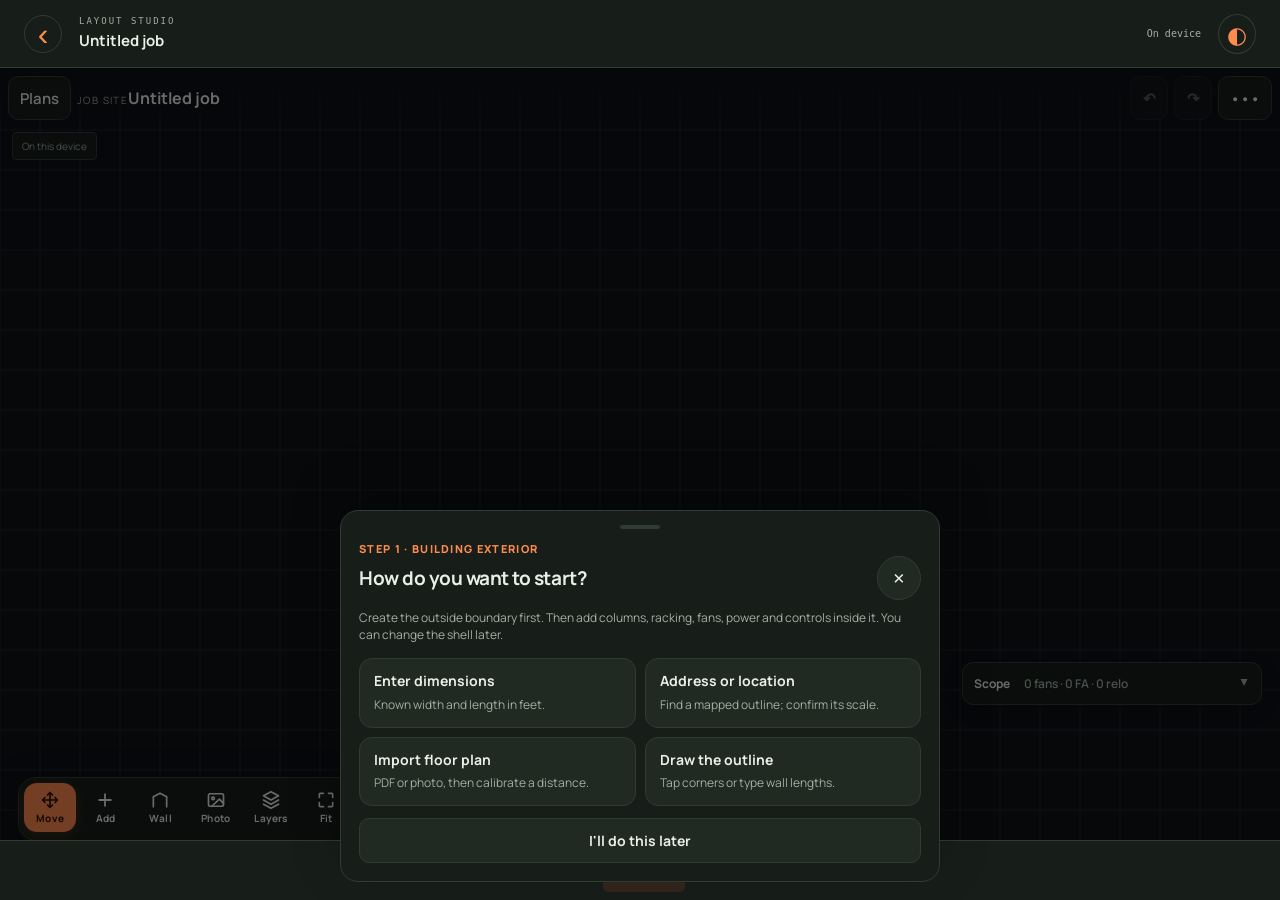
<file: layout/index.html>
<!DOCTYPE html>
<html lang="en">
<head>
<link rel="icon" type="image/png" href="../icon-192.png">
<script src="../shared/store.js"></script>
<script src="../shared/fgt.js" data-tool="layout"></script>
<script src="../shared/jspdf.js"></script>
<meta charset="utf-8">
<meta name="viewport" content="width=device-width, initial-scale=1, viewport-fit=cover">
<title>Fan Layout</title>
<style>
:root{
  --bg:#0E1117; --panel:#171C26; --panel2:#1F2633; --line:#2B3340;
  --text:#E7ECF4; --muted:#8B95A7; --amber:#FF7A1A; --fade:14,17,23;
  --good:#22C55E; --warn:#F5B82E; --bad:#EF4444;
}
body.light{
  --bg:#F4F6FA; --panel:#FFFFFF; --panel2:#EEF1F6; --line:#D6DDE8;
  --text:#17212F; --muted:#5A6679; --amber:#D9540A; --fade:244,246,250;
}
*{box-sizing:border-box; -webkit-tap-highlight-color:transparent;}
html,body{margin:0; height:100%; overflow:hidden; background:var(--bg); color:var(--text);
  font-family:-apple-system,BlinkMacSystemFont,"Segoe UI",Roboto,sans-serif;
  -webkit-user-select:none; user-select:none;}
canvas{position:absolute; inset:0; width:100%; height:100%; touch-action:none; display:block;}

.bar{position:fixed; left:0; right:0; top:0; z-index:5;
  padding:calc(env(safe-area-inset-top) + 8px) 8px 8px; display:flex; gap:6px; align-items:center;
  background:linear-gradient(180deg, rgba(var(--fade),.94), rgba(var(--fade),.5) 70%, transparent);}
.job{flex:1; min-width:0; line-height:1.05;}
.job .lbl{font-size:10px; letter-spacing:.14em; text-transform:uppercase; color:var(--muted);}
.job .name{font-size:16px; font-weight:700; white-space:nowrap; overflow:hidden; text-overflow:ellipsis;}
.iconbtn{flex:0 0 auto; background:var(--panel); border:1px solid var(--line); color:var(--text);
  height:38px; min-width:38px; padding:0 11px; border-radius:10px; font-size:15px; font-weight:600;}
.iconbtn:active{background:var(--panel2);} .iconbtn:disabled{opacity:.35;}

#scope{position:fixed; left:0; right:0; z-index:5; bottom:calc(env(safe-area-inset-bottom) + 132px); padding:0 8px;}
#scopeCard{background:var(--panel); border:1px solid var(--line); border-radius:14px; padding:9px 12px; backdrop-filter:blur(8px);}
#scopeHead{display:flex; align-items:center; gap:8px; font-weight:700; font-size:13px;}
#scopeHead .chev{margin-left:auto; color:var(--muted); transition:transform .15s; font-size:12px;}
#scope.closed .chev{transform:rotate(180deg);} #scope.closed #scopeBody{display:none;}
#scopeBody{margin-top:8px; display:flex; flex-wrap:wrap; gap:6px;}
.pill{font-size:12px; padding:4px 9px; border-radius:999px; background:var(--panel2); border:1px solid var(--line); display:flex; align-items:center; gap:6px; font-weight:600;}
.pill .dot{width:9px; height:9px; border-radius:50%;} .pill b{font-weight:800;}

/* context bar (brand picker OR selection actions) sits above dock */
#ctx{position:fixed; left:0; right:0; z-index:6; bottom:calc(env(safe-area-inset-bottom) + 74px); padding:0 8px; display:none;}
#ctx.show{display:block;}
#ctxInner{background:rgba(23,28,38,.96); border:1px solid var(--line); border-radius:12px; padding:8px; display:flex; gap:8px; align-items:center; overflow-x:auto;}
.cbrand{flex:0 0 auto; display:flex; flex-direction:column; align-items:center; gap:3px; min-width:52px;}
.cbrand .sw{width:34px; height:34px; border-radius:50%; border:3px solid transparent;}
.cbrand.on .sw{border-color:#fff;}
.cbrand small{font-size:9px; color:var(--muted); max-width:54px; white-space:nowrap; overflow:hidden; text-overflow:ellipsis;}
.cbtn{flex:1; height:44px; border-radius:10px; background:var(--panel2); border:1px solid var(--line); color:var(--text); font-weight:700; font-size:14px;}
.cbtn.primary{background:var(--amber); border-color:var(--amber); color:#231200;}
.cbtn.danger{background:#2a1414; border-color:#5b2020; color:#ff9a9a;}

#dock{position:fixed; left:0; right:0; bottom:0; z-index:6; padding:8px 8px calc(env(safe-area-inset-bottom) + 8px);
  display:flex; gap:6px; background:linear-gradient(0deg, rgba(var(--fade),.97), rgba(var(--fade),.6) 70%, transparent);}
.tool{flex:1; height:54px; border-radius:12px; background:var(--panel); border:1px solid var(--line); color:var(--text);
  display:flex; flex-direction:column; align-items:center; justify-content:center; gap:3px; font-size:10.5px; font-weight:700;}
.tool .ic{font-size:19px; line-height:1;}
.tool svg{width:23px; height:23px; display:block;}
.tool.active{background:var(--amber); border-color:var(--amber); color:#231200;}
.tool .swatch{width:16px; height:16px; border-radius:50%; border:2px solid rgba(255,255,255,.85);}

#banner{position:fixed; left:50%; transform:translateX(-50%); top:calc(env(safe-area-inset-top) + 56px); z-index:7; max-width:92%;
  background:var(--amber); color:#231200; font-weight:700; font-size:13px; padding:8px 14px; border-radius:999px; box-shadow:0 6px 20px rgba(0,0,0,.4); display:none;}

/* shared read-only view */
body.shared #dock,body.shared #jobsBtn,body.shared #undoBtn,body.shared #redoBtn,body.shared #menuBtn,body.shared #scope{display:none!important;}
body.shared #jobTap{pointer-events:none;}
.mhead{font-size:11px;letter-spacing:.08em;text-transform:uppercase;color:#7f8ba0;font-weight:800;margin:15px 2px 8px;}
.mhead:first-of-type{margin-top:4px;}
#colReadout{position:fixed;left:50%;top:64px;transform:translateX(-50%);background:rgba(18,24,33,.94);border:1px solid var(--line);color:#e6edf6;padding:7px 15px;border-radius:999px;font-size:13.5px;font-weight:700;z-index:18;display:none;white-space:nowrap;box-shadow:0 5px 16px rgba(0,0,0,.45);}
#colReadout b{color:#FF9A4D;}
#shellBar{position:fixed;left:0;right:0;top:0;z-index:30;display:none;align-items:center;gap:9px;padding:calc(env(safe-area-inset-top) + 9px) 14px 9px;background:linear-gradient(#3c2c14,#2a1f0e);border-bottom:1px solid #5e4c24;}
#shellBar.show{display:flex;}
#shellBar span{flex:1;color:#ffce8a;font-weight:800;font-size:14px;}
#shellBar button{background:#2b3950;border:0;color:#fff;padding:9px 14px;border-radius:9px;font:inherit;font-weight:700;}
#shellBar button.primary{background:#FF7A1A;color:#1a1205;}

/* per-fan photos */
.photostrip{display:flex;gap:8px;overflow-x:auto;padding:4px 0;-webkit-overflow-scrolling:touch;}
.pthumb{flex:0 0 auto;width:66px;height:66px;border-radius:10px;background:#1a2230 center/cover no-repeat;border:1px solid var(--line);display:flex;align-items:center;justify-content:center;color:#6b7a93;font-size:22px;cursor:pointer;}
.pthumb.padd{border-style:dashed;color:#9fb0cd;font-size:30px;}
#photoViewer{position:fixed;inset:0;z-index:60;background:rgba(8,10,14,.97);display:none;flex-direction:column;}
#photoViewer.show{display:flex;}
.pvbar{display:flex;align-items:center;justify-content:space-between;padding:14px 16px;color:#cdd7e6;font-weight:700;}
.pvbar button{background:#2b3950;border:0;color:#fff;padding:8px 14px;border-radius:8px;font:inherit;}
.pvstage{flex:1;display:flex;align-items:center;justify-content:center;position:relative;overflow:hidden;}
.pvstage img{max-width:100%;max-height:100%;object-fit:contain;}
.pvnav{position:absolute;top:50%;transform:translateY(-50%);background:rgba(0,0,0,.45);color:#fff;border:0;font-size:34px;width:46px;height:66px;border-radius:10px;}
#pvPrev{left:8px;} #pvNext{right:8px;}
.pvmeta{padding:12px 16px calc(env(safe-area-inset-bottom) + 12px);display:flex;flex-direction:column;gap:8px;background:var(--panel);border-top:1px solid var(--line);}

/* bg adjust panel */
#bgpanel{position:fixed; left:0; right:0; bottom:0; z-index:8; padding:12px 14px calc(env(safe-area-inset-bottom) + 12px);
  background:var(--panel); border-top:1px solid var(--line); display:none; max-height:48dvh;overflow-y:auto;}
#bgpanel.show{display:block;}
#bgpanel .r{display:flex; align-items:center; gap:12px; margin-bottom:12px;}
#bgpanel label{font-size:12px; color:var(--muted); width:64px;}
#bgpanel input[type=range]{flex:1;}
#gpspanel{position:fixed; left:0; right:0; bottom:0; z-index:8; padding:14px 14px calc(env(safe-area-inset-bottom) + 14px); background:var(--panel); border-top:1px solid var(--line); display:none;}
#gpspanel.show{display:block;}
#gpsAccBox{display:flex; align-items:center; gap:10px; margin-bottom:12px;}
#gpsAccDot{width:13px; height:13px; border-radius:50%; background:var(--muted); flex:0 0 auto;}
#gpsAccText{font-weight:700; font-size:15px;}
#gpsBrandRow{display:flex; gap:10px; overflow-x:auto; margin-bottom:12px;}
#rotpanel{position:fixed; left:0; right:0; bottom:0; z-index:8; padding:14px 14px calc(env(safe-area-inset-bottom) + 14px); background:var(--panel); border-top:1px solid var(--line); display:none;}
#rotpanel.show{display:block;}
#rotpanel .r{display:flex; align-items:center; gap:12px; margin-bottom:12px;}
#rotpanel label{font-size:12px; color:var(--muted); width:42px;}
#rotpanel input[type=range]{flex:1;}

.scrim{position:fixed; inset:0; z-index:20; background:rgba(0,0,0,.55); display:none;} .scrim.show{display:block;}
.sheet{position:fixed; left:0; right:0; bottom:0; z-index:21; transform:translateY(100%); transition:transform .22s ease;
  background:var(--panel); border-top-left-radius:20px; border-top-right-radius:20px; border-top:1px solid var(--line);
  padding:8px 14px calc(env(safe-area-inset-bottom) + 16px); max-height:88vh; overflow:auto;}
.sheet.show{transform:translateY(0);}
/* Help & tour live guide card (pinned top, sits above the real sheets) */
.wizcard{position:fixed; left:10px; right:10px; top:calc(10px + env(safe-area-inset-top)); z-index:40;
  background:var(--panel); border:1px solid var(--line); border-radius:16px;
  padding:14px; box-shadow:0 14px 36px rgba(0,0,0,.5);
  transform:translateY(-180%); transition:transform .24s ease;}
.wizcard.show{transform:translateY(0);}
.wizcard h3{margin:0; font-size:18px;}
.wizhead{display:flex; align-items:center; justify-content:space-between; gap:8px;}
.wizx{background:transparent; border:0; color:var(--muted); font-size:18px; line-height:1; padding:4px 6px;}
.wizfoot{display:flex; align-items:center; justify-content:space-between; margin-top:10px;}
.wizskip{background:transparent; border:0; color:var(--muted); font-size:13px; text-decoration:underline; padding:4px 2px;}
.grab{width:40px; height:4px; border-radius:2px; background:var(--line); margin:6px auto 12px;}
.sheet h3{margin:2px 0 12px; font-size:18px;}
.field{margin-bottom:14px;}
.field>label{display:block; font-size:11px; letter-spacing:.12em; text-transform:uppercase; color:var(--muted); margin-bottom:7px;}
.seg{display:flex; gap:6px; flex-wrap:wrap;}
.seg button{flex:1; min-width:64px; height:42px; border-radius:10px; background:var(--panel2); border:1px solid var(--line); color:var(--text); font-weight:700; font-size:13px;}
.seg button.on{background:var(--amber); border-color:var(--amber); color:#231200;}
.swatrow{display:flex; gap:10px; flex-wrap:wrap;}
.swat{width:46px; height:46px; border-radius:12px; border:2px solid transparent; position:relative;}
.swat.on{border-color:#fff;}
.swat span{position:absolute; left:0; right:0; bottom:-16px; font-size:9px; text-align:center; color:var(--muted); white-space:nowrap; overflow:hidden; text-overflow:ellipsis;}
.chips{display:flex; gap:6px; flex-wrap:wrap; margin-bottom:8px;}
.chips button{height:34px; padding:0 13px; border-radius:999px; background:var(--panel2); border:1px solid var(--line); color:var(--text); font-weight:600; font-size:13px;}
.chips button.on{background:var(--amber); border-color:var(--amber); color:#231200;}
.inp{width:100%; height:44px; border-radius:10px; background:var(--panel2); border:1px solid var(--line); color:var(--text); font-size:16px; padding:0 12px;}
textarea.inp{height:84px; padding:10px 12px; resize:vertical; line-height:1.35; font-family:inherit;}
.row{display:flex; gap:10px;} .row>*{flex:1;}
.btn{height:48px; border-radius:12px; border:1px solid var(--line); background:var(--panel2); color:var(--text); font-weight:700; font-size:15px; width:100%;}
.btn.primary{background:var(--amber); border-color:var(--amber); color:#231200;}
.btn.danger{background:#2a1414; border-color:#5b2020; color:#ff9a9a;}
.list .item{display:flex; align-items:center; gap:10px; padding:12px 4px; border-bottom:1px solid var(--line);}
.list .item .nm{flex:1; font-weight:700;} .list .item .sub{font-size:12px; color:var(--muted); font-weight:500;}
.brandedit{display:flex; align-items:center; gap:10px; padding:8px 0; border-bottom:1px solid var(--line);}
.brandedit input[type=color]{width:42px; height:38px; border:none; background:none; padding:0;}
.brandedit input[type=text]{flex:1;}
.hint{font-size:12px; color:var(--muted); margin:2px 0 12px; line-height:1.4;}
.legend{display:flex; gap:14px; flex-wrap:wrap; font-size:12px; color:var(--muted); margin-top:10px;}
.legend span{display:flex; align-items:center; gap:6px;}
.ring{width:14px; height:14px; border-radius:50%; border:3px solid;}
.modal{position:fixed; inset:0; z-index:40; display:none; align-items:center; justify-content:center; padding:24px; background:rgba(0,0,0,.6);}
.modal.show{display:flex;}
.modalCard{background:var(--panel); border:1px solid var(--line); border-radius:16px; padding:18px; width:100%; max-width:380px;}
.modalCard h4{margin:0 0 12px; font-size:16px;}
.modalCard .mrow{display:flex; gap:10px; margin-top:16px;}
.modalCard .mrow .btn{flex:1;}

#printArea{display:none;}
@media print{
  @page{ size: portrait; margin: 0.35in; }
  body *{visibility:hidden;}
  #printArea, #printArea *{visibility:visible;}
  #printArea{display:block; position:absolute; left:0; top:0; width:100%; color:#000; font-family:-apple-system,sans-serif;}
  #printArea img.sheet{width:100%; display:block; page-break-after:always;}
  #printArea .afterpage{padding:8px 4px;}
  #printArea h3{margin:0 0 6px;}
  #printArea table{width:100%; border-collapse:collapse; margin-top:8px; font-size:11px; table-layout:fixed; word-wrap:break-word;}
  #printArea td,#printArea th{border:1px solid #ccc; padding:5px 6px; text-align:left; vertical-align:top;}
}
/* Field workspace: the drawing stays dominant while actions stay thumb-sized. */
#dock{left:50%;right:auto;width:min(470px,calc(100% - 20px));transform:translateX(-50%);
  bottom:calc(env(safe-area-inset-bottom) + 9px);padding:5px;gap:3px;
  border:1px solid var(--line);border-radius:18px;background:var(--panel);
  box-shadow:0 12px 38px rgba(0,0,0,.32);}
.tool{height:49px;min-width:0;border:0;border-radius:13px;background:transparent;gap:1px;
  font-size:10px;letter-spacing:.01em;}
.tool svg{width:20px;height:20px;}
.tool.active{background:var(--amber);box-shadow:0 3px 12px rgba(255,122,26,.18);}
#ctx{left:50%;right:auto;width:min(560px,calc(100% - 20px));transform:translateX(-50%);
  bottom:calc(env(safe-area-inset-bottom) + 69px);padding:0;}
#ctxInner{min-height:54px;padding:5px;gap:5px;border-radius:15px;
  background:var(--panel);box-shadow:0 8px 26px rgba(0,0,0,.25);
  scrollbar-width:none;-webkit-overflow-scrolling:touch;}
#ctxInner::-webkit-scrollbar{display:none;}
#ctxInner>div[style*="flex:1"]{min-width:120px;font-size:12px!important;line-height:1.2;}
.cbtn{flex:0 0 auto;height:42px;min-width:62px;padding:0 11px;border-radius:10px;font-size:12px;white-space:nowrap;}
.cbrand{min-width:46px;}.cbrand .sw{width:29px;height:29px;}
#scope{left:50%;right:auto;width:min(460px,calc(100% - 24px));transform:translateX(-50%);
  bottom:calc(env(safe-area-inset-bottom) + 133px);padding:0;}
#scopeCard{padding:7px 11px;border-radius:11px;background:var(--panel);box-shadow:0 5px 18px rgba(0,0,0,.18);}
#scopeHead{min-height:27px;font-size:12px;}
.sheet{left:50%;right:auto;width:min(600px,100%);transform:translate(-50%,100%);
  max-height:min(82dvh,750px);padding:8px 18px calc(env(safe-area-inset-bottom) + 18px);
  border:1px solid var(--line);box-shadow:0 -18px 50px rgba(0,0,0,.25);overscroll-behavior:contain;}
.sheet.show{transform:translate(-50%,0);}
.sheet h3{font-size:19px;letter-spacing:-.025em;margin:0 0 10px;}
.sheet .mhead{margin:18px 0 8px;color:var(--muted);}
.sheet .field{margin-bottom:10px;}
.sheet .btn{height:45px;font-size:14px;border-radius:10px;}
.sheet .row{gap:8px;}
.sheet .seg{gap:7px;}
.sheet .seg button{flex:0 0 auto;min-width:0;height:43px;padding:0 13px;border-radius:10px;font-size:12px;}
#addFillChoices,#addPoiChoices{display:grid;grid-template-columns:repeat(2,minmax(0,1fr));}
#addFillChoices button,#addPoiChoices button{width:100%;text-align:left;}
#addFillChoices button.on{border-color:var(--amber);box-shadow:inset 3px 0 var(--amber);}
#objectLayers .layout-layer{display:flex;align-items:center;gap:12px;min-height:44px;
  border-bottom:1px solid var(--line);font-size:14px;font-weight:600;}
#objectLayers input{accent-color:var(--amber);width:19px;height:19px;}
.start-options{display:grid;grid-template-columns:repeat(2,minmax(0,1fr));gap:9px;margin:15px 0 12px;}
.start-option{min-height:104px;padding:14px;text-align:left;border:1px solid var(--line);border-radius:13px;
  background:var(--panel2);color:var(--text);font:inherit;display:flex;flex-direction:column;gap:7px;}
.start-option:active{border-color:var(--amber);background:rgba(255,122,26,.13);}
.start-option b{font-size:14px;line-height:1.15;}.start-option span{font-size:12px;line-height:1.35;color:var(--muted);}
.start-step{color:var(--amber);font-size:11px;font-weight:800;letter-spacing:.12em;text-transform:uppercase;}
@media(min-width:700px){
  #dock{left:18px;transform:none;width:340px;bottom:18px;}
  #ctx{left:18px;transform:none;width:min(540px,calc(100% - 36px));bottom:83px;}
  #scope{left:auto;right:18px;transform:none;width:300px;bottom:18px;}
  .sheet{bottom:18px;border-radius:18px;}
}
</style>
<link rel="stylesheet" href="../shared/workspace.css">
<script src="../shared/workspace.js" defer></script>
</head>
<body>
<canvas id="cv" aria-label="Layout drawing canvas. Use Add to place objects; Move to select and drag."></canvas><div id="layoutSaveStatus" role="status">On this device</div><div id="layoutExportStatus" role="status"></div>

<div class="bar">
  <button class="iconbtn" id="jobsBtn">Plans</button>
  <div class="job" id="jobTap"><span class="lbl">Job site</span><span class="name" id="jobName">Untitled job</span></div>
  <button class="iconbtn" id="undoBtn" disabled>↶</button>
  <button class="iconbtn" id="redoBtn" disabled>↷</button>
  <button class="iconbtn" id="menuBtn">•••</button>
</div>

<div id="banner"></div>
<div id="colReadout"></div>
<div id="shellBar">
  <span>Editing exterior shell</span>
  <button id="shellTools">Tools</button>
  <button id="shellSave" class="primary">Save &amp; exit</button>
</div>

<div id="scope" class="closed">
  <div id="scopeCard">
    <div id="scopeHead"><span>Scope</span><span id="scopeQuick"></span><span class="chev">▲</span></div>
    <div id="scopeBody"></div>
  </div>
</div>

<div id="ctx"><div id="ctxInner"></div></div>

<div id="dock">
  <button class="tool active" data-tool="pan"><svg viewBox="0 0 24 24" fill="none" stroke="currentColor" stroke-width="2" stroke-linecap="round" stroke-linejoin="round"><path d="M12 3v18M3 12h18M9 6l3-3 3 3M9 18l3 3 3-3M6 9l-3 3 3 3M18 9l3 3-3 3"/></svg>Move</button>
  <button class="tool" id="addBtn"><svg viewBox="0 0 24 24" fill="none" stroke="currentColor" stroke-width="2.2" stroke-linecap="round"><path d="M12 5v14M5 12h14"/></svg>Add</button>
  <button class="tool" data-tool="wall"><svg viewBox="0 0 24 24" fill="none" stroke="currentColor" stroke-width="2" stroke-linecap="round" stroke-linejoin="round"><path d="M4 20V8l8-4 8 4v12"/></svg>Wall</button>
  <button class="tool" id="tPhoto"><svg viewBox="0 0 24 24" fill="none" stroke="currentColor" stroke-width="2" stroke-linecap="round" stroke-linejoin="round"><rect x="3" y="4.5" width="18" height="15" rx="2"/><circle cx="8.5" cy="10" r="1.6"/><path d="M21 16l-5-5-9 8.5"/></svg>Photo</button>
  <button class="tool" id="tLayers"><svg viewBox="0 0 24 24" fill="none" stroke="currentColor" stroke-width="2" stroke-linecap="round" stroke-linejoin="round"><path d="M12 2l9 5-9 5-9-5 9-5z"/><path d="M3 12l9 5 9-5"/><path d="M3 17l9 5 9-5"/></svg>Layers</button>
  <button class="tool" id="tFit"><svg viewBox="0 0 24 24" fill="none" stroke="currentColor" stroke-width="2" stroke-linecap="round" stroke-linejoin="round"><path d="M4 9V5a1 1 0 0 1 1-1h4M20 9V5a1 1 0 0 0-1-1h-4M4 15v4a1 1 0 0 0 1 1h4M20 15v4a1 1 0 0 1-1 1h-4"/></svg>Fit</button>
</div>

<input type="file" id="photoInput" accept="image/*,application/pdf,.pdf" style="display:none">
<input type="file" id="restoreInput" accept="application/json,.json" style="display:none">
<input type="file" id="jobImportInput" accept="application/json,.json,.lpjob" style="display:none">

<div id="bgpanel">
  <div class="r"><label>Dim</label><input type="range" id="bgOpacity" min="20" max="100" value="100"></div>
  <div class="r"><label>Size</label><input type="range" id="bgScale" min="1" max="300" value="100"></div>
  <div class="row">
    <button class="btn" id="bgRotate">Rotate 90°</button>
    <button class="btn primary" id="bgDone">Done</button>
  </div>
  <div class="r"><label for="bgWidthFeet">Full image width (ft)</label><input class="inp" type="number" id="bgWidthFeet" min="0.1" step="0.1" placeholder="Measured building width"></div>
  <button class="btn" id="bgCalibrate">Set scale from measured width</button>
  <div class="r"><label for="bgKnownFeet">Known distance (ft)</label><input class="inp" type="number" id="bgKnownFeet" min="0.1" step="0.1" placeholder="e.g. 40"></div>
  <button class="btn primary" id="bgTwoPoint">Tap two points on the drawing</button>
  <button class="btn" id="bgLock">Lock drawing</button>
  <p class="hint" style="margin-top:10px;">For best accuracy, enter a measured distance and tap its two ends on the plan. Check a second dimension before placing fans. Lock the background to prevent accidental movement.</p>
</div>

<div id="gpspanel">
  <div id="gpsAccBox"><span id="gpsAccDot"></span><span id="gpsAccText">Getting GPS…</span><button class="iconbtn" id="gpsReset" style="margin-left:auto;">Reset origin</button></div>
  <div id="gpsBrandRow"></div>
  <button class="btn primary" id="gpsDrop" style="height:62px;font-size:18px;">⊕  Drop fan here</button>
  <div style="margin-top:10px;"><button class="btn" id="gpsDone">Done</button></div>
  <p class="hint" style="margin-top:10px;">Stand under a fan and tap Drop. Uses your phone GPS — best near open doors or outdoors; a metal roof weakens it, so watch the ± reading. The faint ring on each fan shows how far off it might be. For tight indoor work, a Google Maps satellite screenshot loaded as a Photo is more accurate.</p>
</div>

<div id="rotpanel">
  <p class="hint">Square the building to the screen grid. The shell, fans, columns, background and wire routes rotate together; their distances stay the same.</p>
  <div class="field"><button class="btn primary" id="rotStraighten">Straighten longest exterior wall</button></div>
  <div class="r">
    <button class="btn" id="rotL90">⟲ 90°</button>
    <button class="btn" id="rotR90">90° ⟳</button>
  </div>
  <div class="r"><label>Fine</label><input type="range" id="rotSlider" min="-45" max="45" value="0"></div>
  <div class="row">
    <button class="btn" id="rotReset">Reset</button>
    <button class="btn primary" id="rotDone">Done</button>
  </div>
  <p class="hint" style="margin-top:10px;">Fine adjustment: ±45°. Reset reverses changes made in this rotation session. Undo is available after Done.</p>
</div>

<!-- Fan edit sheet -->
<div class="scrim" id="fanScrim"></div>
<div class="sheet" id="fanSheet">
  <div class="grab"></div>
  <h3 id="fanTitle">Fan</h3>
  <div class="field"><label>Brand</label><div class="swatrow" id="brandSwats"></div></div>
  <div class="field"><label>Status</label><div class="seg" id="statusSeg"></div></div>
  <div class="field"><label>Fire-alarm wire (FA)</label><div class="seg" id="faSeg"></div></div>
  <div class="row">
    <div class="field"><label>Size</label><input class="inp" id="fanDia" placeholder="e.g. 8 ft"></div>
    <div class="field"><label>Tag #</label><input class="inp" id="fanLabel" placeholder="#"></div>
  </div>
  <div class="field"><label>Voltage</label><div class="chips" id="voltChips"></div><input class="inp" id="fanVolt" placeholder="e.g. 230V 1ph"></div>
  <div class="field"><label>Control</label><div class="chips" id="ctrlChips"></div><input class="inp" id="fanCtrl" placeholder="e.g. wired keypad"></div>
  <div class="row">
    <div class="field"><label>Daisy chain</label><input class="inp" id="fanChain" placeholder="e.g. A"></div>
    <div class="field"><label>Spot in chain</label><input class="inp" id="fanChainPos" placeholder="#" inputmode="numeric"></div>
  </div>
  <div class="field"><label>Notes</label><textarea class="inp" id="fanNotes" placeholder="Needs FA wire, daisy chain to next bay, etc."></textarea></div>
  <div class="field"><label>Photos</label><div class="photostrip" id="fanPhotos"></div></div>
  <input type="file" id="fanPhotoInput" accept="image/*" style="display:none">
  <div class="field"><button class="btn" id="reloBtn">Set relocate spot →</button></div>
  <button class="btn primary" id="fanDone">Done</button>
</div>

<!-- Jobs sheet -->
<div class="scrim" id="jobsScrim"></div>
<div class="sheet" id="jobsSheet">
  <div class="grab"></div>
  <h3>Plans for this project</h3>
  <div class="field"><button class="btn primary" id="newJob">+ New plan</button></div>
  <div class="field"><button class="btn" id="jobsEditShell">Edit building shell…</button></div>
  <div class="list" id="jobsList"></div>
</div>

<!-- Menu sheet -->
<div class="scrim" id="menuScrim"></div>
<div class="sheet" id="menuSheet">
  <div class="grab"></div>
  <h3>Menu</h3>
  <div class="mhead">Share &amp; export</div>
  <div class="field"><button class="btn primary" id="mShare">Share image</button></div>
  <div class="field"><button class="btn primary" id="mLink">Share interactive link</button></div>
  <div class="row"><button class="btn" id="mJobSend">Send job + photos</button><button class="btn" id="mJobImport">Import job</button></div>
  <div class="row"><button class="btn" id="mPdf">PDF / print</button><button class="btn" id="mCsv">Schedule (CSV)</button></div>
  <div class="mhead">This job</div>
  <div class="field"><button class="btn primary" id="mImportPlanImage">Import PDF / photo floor plan</button></div>
  <div class="field"><button class="btn" id="mShell">Building shell / exterior…</button></div>
  <div class="row"><button class="btn" id="mRename">Rename</button><button class="btn" id="mRotate">Rotate plan</button></div>
  <div class="row"><button class="btn" id="mTidy">Remove strays…</button><button class="btn" id="mBrands">Brands</button></div>
  <div class="field"><button class="btn danger" id="mClear">Clear this plan</button></div>
  <button class="btn" id="mPhoto" style="display:none">Adjust photo</button>
  <div class="mhead">This project’s plans (backup)</div>
  <div class="row"><button class="btn" id="mBackup">Back up plans</button><button class="btn" id="mRestore">Restore</button></div>
  <div class="mhead">Help</div>
  <div class="field"><button class="btn" id="mHelp">Help &amp; tour</button></div>
  <div class="legend">
    <span><span class="ring" style="border-color:var(--good)"></span>Has FA</span>
    <span><span class="ring" style="border-color:var(--bad)"></span>Needs FA</span>
    <span><span class="ring" style="border-color:var(--warn)"></span>Maybe FA</span>
    <span>Dashed = relocate</span>
  </div>
  <p class="hint" style="margin-top:14px;text-align:center;opacity:.7;">Build 2026.06.21w · Hops in SVG/PDF export too</p>
</div>

<!-- Help & tour wizard (live guide, pinned top) -->
<div class="wizcard" id="wizardSheet">
  <div class="wizhead">
    <h3 id="wizTitle">Welcome</h3>
    <button class="wizx" id="wizClose" aria-label="Close tour">&#10005;</button>
  </div>
  <p class="hint" id="wizBody" style="line-height:1.5;font-size:14px;color:var(--text);margin:6px 0 12px;"></p>
  <div class="row">
    <button class="btn" id="wizBack">Back</button>
    <button class="btn primary" id="wizNext">Next</button>
  </div>
  <div class="wizfoot">
    <button class="wizskip" id="wizSkip">Skip tour</button>
    <span class="hint" id="wizStep" style="margin:0;opacity:.7;"></span>
  </div>
</div>

<!-- Layers sheet -->
<div class="scrim" id="layersScrim"></div>
<div class="sheet" id="layersSheet">
  <div class="grab"></div>
  <h3>Layers &amp; view</h3><div id="objectLayers"></div>
  <p class="hint">Toggle what shows on the plan.</p>
  <div class="field"><button class="btn" id="mChains">Hide chain links</button></div>
  <div class="field"><button class="btn" id="mDims">Hide dimensions</button></div>
  <div class="field"><button class="btn" id="mBayGrid">Hide column grid</button></div>
  <div class="field"><button class="btn" id="mColOff">Column offsets: off</button></div>
  <div class="field"><button class="btn" id="mTips">Tips: on</button></div>
  <div class="field"><label>Appearance</label><div class="seg" id="mTheme"></div></div>
  <button class="btn primary" id="layersDone">Done</button>
</div>

<!-- Building shell (exterior) sheet -->
<div class="scrim" id="startScrim"></div>
<div class="sheet" id="startSheet">
  <div class="grab"></div>
  <div class="start-step">Step 1 · Building exterior</div>
  <h3>How do you want to start?</h3>
  <p class="hint">Create the outside boundary first. Then add columns, racking, fans, power and controls inside it. You can change the shell later.</p>
  <div class="start-options">
    <button class="start-option" id="startSize"><b>Enter dimensions</b><span>Known width and length in feet.</span></button>
    <button class="start-option" id="startAddress"><b>Address or location</b><span>Find a mapped outline; confirm its scale.</span></button>
    <button class="start-option" id="startPlan"><b>Import floor plan</b><span>PDF or photo, then calibrate a distance.</span></button>
    <button class="start-option" id="startTrace"><b>Draw the outline</b><span>Tap corners or type wall lengths.</span></button>
  </div>
  <button class="btn" id="startSkip">I'll do this later</button>
</div>
<div class="scrim" id="shellScrim"></div>
<div class="sheet" id="shellSheet">
  <div class="grab"></div>
  <h3>Building shell (exterior)</h3>
  <p class="hint">Build or change the outside walls of the building. Come back any time to add a wing or edit the outline.</p>
  <div class="field"><button class="btn primary" id="addBuilding">Building from size (ft)…</button></div>
  <div class="field"><button class="btn" id="shellTrace">Trace outline — walk the corners…</button></div>
  <div class="field"><button class="btn" id="addAddress">Building from address…</button></div>
  <div class="field"><button class="btn" id="shellDraw">Draw / edit walls by hand</button></div>
  <div class="field"><button class="btn" id="shellRotate">Rotate / straighten building…</button></div>
  <button class="btn primary" id="shellDone">Close</button>
</div>

<!-- Add sheet -->
<div class="scrim" id="addScrim"></div>
<div class="sheet" id="addSheet">
  <div class="grab"></div>
  <h3>Add to plan</h3>
  <div class="mhead">Fans</div>
  <div class="field"><button class="btn primary" id="addFan">Fan</button></div>
  <div class="field"><button class="btn" id="addGps">Walk &amp; drop (GPS)…</button></div>
  <div class="mhead">Power &amp; control</div>
  <div class="row">
    <button class="btn" id="addPanel480">Panel 480V</button>
    <button class="btn" id="addPanel208">Panel 120/208V</button>
  </div>
  <div class="row">
    <button class="btn" id="addFap">Fire-alarm panel</button>
    <button class="btn" id="addController">Master controller</button>
  </div>
  <div class="field"><button class="btn" id="addKeypad">Keypad</button></div>
  <div class="mhead">Wiring</div>
  <div class="field"><button class="btn" id="addWire">FA / comm wire…</button></div>
  <div class="mhead">Structure</div>
  <div class="row">
    <button class="btn" id="addRoom">Room</button>
    <button class="btn" id="addWallTool">Interior wall</button>
  </div>
  <div class="row">
    <button class="btn" id="addColumn">Column</button>
    <button class="btn" id="addColGrid">Column grid…</button>
  </div>
  <div class="mhead">Areas &amp; markers</div>
  <p class="hint">Choose an area, then draw two opposite corners.</p>
  <div class="field"><label>Area fill</label><div class="seg" id="addFillChoices"></div></div>
  <div class="field"><button class="btn" id="addRack">Draw selected area</button></div>
  <div class="field"><label>Building markers</label><div class="seg" id="addPoiChoices"></div></div>
</div>

<!-- Column grid sheet -->
<div class="scrim" id="cgridScrim"></div>
<div class="sheet" id="cgridSheet">
  <div class="grab"></div>
  <h3>Column grid (auto)</h3>
  <p class="hint">Count the structural columns each way and drop them as an even grid across the building. It spans the building outline (your drawn walls). Best on a straightened building — rotate it flat first if it came in diagonal. Drag any column after to fine-tune.</p>
  <div class="row">
    <div class="field"><label>Columns across</label><input class="inp" id="cgX" inputmode="numeric" placeholder="e.g. 8"></div>
    <div class="field"><label>Columns deep</label><input class="inp" id="cgY" inputmode="numeric" placeholder="e.g. 5"></div>
  </div>
  <div class="field"><label>Inset from walls (ft)</label><input class="inp" id="cgInset" inputmode="decimal" placeholder="0"></div>
  <button class="btn primary" id="cgPlace">Place columns</button>
  <div class="field" style="margin-top:9px"><button class="btn" id="cgRemove">Remove grid and its columns</button></div>
  <div class="hint" id="cgStatus" style="min-height:18px;margin-top:10px;color:var(--amber2);font-weight:700;"></div>
</div>

<!-- Building sheet -->
<div class="scrim" id="buildingScrim"></div>
<div class="sheet" id="buildingSheet">
  <div class="grab"></div>
  <h3>Building from size</h3>
  <p class="hint">Type a number — reads feet by default. Flip to miles, or just type the unit: ".236 mi", "1246 ft", "1/4 mile". Outline is drawn to scale (1 ft = 1 unit). Drag the corner dots after to make an L-shape or add-on.</p>
  <div class="field"><label>Default unit</label><div class="seg" id="bldUnit"></div></div>
  <div class="row">
    <div class="field"><label>Width</label><input class="inp" id="bldW" placeholder="e.g. .236 mi"></div>
    <div class="field"><label>Length</label><input class="inp" id="bldL" placeholder="e.g. 1246 ft"></div>
  </div>
  <div class="hint" id="bldReadout" style="min-height:18px;color:var(--amber2);font-weight:700;"></div>
  <button class="btn primary" id="bldCreate">Draw building</button>
</div>

<!-- Address sheet -->
<div class="scrim" id="addrScrim"></div>
<div class="sheet" id="addrSheet">
  <div class="grab"></div>
  <h3>Building from address</h3>
  <p class="hint">Search an address or paste latitude, longitude. If an address is missing from OpenStreetMap, use your phone's location outside the building or import a PDF/photo. Confirm the outline and a known dimension before using it.</p>
  <div class="field"><label>Address</label>
    <div style="position:relative;">
      <input class="inp" id="addrInput" style="padding-right:42px;" placeholder="1234 Industrial Pkwy, City, ST" autocapitalize="words">
      <button id="addrClear" style="position:absolute;right:6px;top:50%;transform:translateY(-50%);width:30px;height:30px;border-radius:50%;background:var(--panel2);border:1px solid var(--line);color:var(--text);font-size:15px;line-height:1;">✕</button>
    </div>
  </div>
  <button class="btn primary" id="addrFind">Find building</button>
  <div class="field" style="margin-top:9px"><button class="btn" id="addrLocate">Use my location</button></div>
  <p class="hint">Building data © OpenStreetMap contributors. Online lookup only; the saved plan works offline.</p>
  <div class="hint" id="addrStatus" style="min-height:18px;margin-top:12px;color:var(--amber2);font-weight:700;"></div>
</div>

<!-- Racking sheet -->
<div class="scrim" id="rackScrim"></div>
<div class="sheet" id="rackSheet">
  <div class="grab"></div>
  <h3>Area fill</h3>
  <p class="hint">Choose how this rectangle is drawn. Sizes are in feet.</p>
  <div class="field"><label>Fill type</label><div class="seg" id="rkFill"></div></div>
  <div id="rkRackOnly">
  <div class="field"><label>Row direction</label><div class="seg" id="rkDir"></div></div>
  <div class="row">
    <div class="field"><label>Rack depth (ft)</label><input class="inp" id="rkDepth" inputmode="decimal"></div>
    <div class="field"><label>Aisle (ft)</label><input class="inp" id="rkAisle" inputmode="decimal"></div>
  </div>
  <div class="field"><label>Bay width (ft)</label><input class="inp" id="rkBay" inputmode="decimal"></div>
  </div>
  <div class="row">
    <button class="btn danger" id="rkDelete">Delete</button>
    <button class="btn primary" id="rkDone">Done</button>
  </div>
</div>

<!-- Brands sheet -->
<div class="scrim" id="brandScrim"></div>
<div class="sheet" id="brandSheet">
  <div class="grab"></div>
  <h3>Brands</h3>
  <p class="hint">Color = brand on the plan. Edit names and colors, or add your own.</p>
  <div id="brandList"></div>
  <div class="field" style="margin-top:14px;"><button class="btn" id="addBrand">+ Add brand</button></div>
  <button class="btn primary" id="brandDone">Done</button>
</div>

<div class="modal" id="modal">
  <div class="modalCard">
    <h4 id="modalTitle"></h4>
    <input class="inp" id="modalInput" style="display:none">
    <div class="mrow">
      <button class="btn" id="modalCancel">Cancel</button>
      <button class="btn" id="modalCopy" style="display:none">Copy</button>
      <button class="btn" id="modalShare" style="display:none">Share…</button>
      <button class="btn primary" id="modalOk">OK</button>
    </div>
  </div>
</div>

<div id="printArea"></div>

<div id="photoViewer">
  <div class="pvbar"><span id="pvCount"></span><button id="pvClose">Close</button></div>
  <div class="pvstage"><button class="pvnav" id="pvPrev">‹</button><img id="pvImg" alt=""><button class="pvnav" id="pvNext">›</button></div>
  <div class="pvmeta"><div class="seg" id="pvLabel"></div><input class="inp" id="pvCap" placeholder="Caption (optional)"><button class="btn danger" id="pvDel">Delete photo</button></div>
</div>

<script>
"use strict";
(function(){
const FAN_R=17, SLOP=8, FAN_KEEP=2.5, LS_KEY="fanlayout.v1";
const STATUSES=["Existing","Relocate","New","Remove"];
const FAS=["Has","Needs","Maybe"];
const FA_COLOR={Has:"#22C55E",Needs:"#EF4444",Maybe:"#F5B82E"};
const DEFAULT_BRANDS=[
  {name:"ZChill",color:"#2F6BFF"},{name:"Ztech",color:"#F97316"},
  {name:"RH",color:"#DC2626"},{name:"BAF",color:"#EAB308"},{name:"GFY",color:"#E05A2B"}
];
const cv=document.getElementById("cv"), ctx=cv.getContext("2d");
let DPR=Math.min(window.devicePixelRatio||1,2.5);

let S=blankState();
let bgImg=null;
let view={x:0,y:0,scale:1};
let tool="pan";
let orthoWall=false;
let shellEditMode=false;
let activeBrand=0;
let pending=null;          // {type:'room'|'wall', p1} | {type:'relocate', id}
let editId=null;           // fan currently in edit sheet
let sel=null;              // {kind:'fan'|'room'|'wall', id}
let bgMode=false, calibration=null;
let VIEWONLY=false;        // shared-link read-only mode
const LAYER_NAMES={fans:'Fans',walls:'Walls',rooms:'Rooms',columns:'Columns',racking:'Areas & racking',devices:'Panels / controllers',poi:'Building markers',wiring:'FA / comm wiring',background:'Background plan'};
let layerVisible=Object.fromEntries(Object.keys(LAYER_NAMES).map(k=>[k,true]));
function visibleItems(k){return layerVisible[k]===false?[]:(S[k]||[]);}
function updateLayersUI(){const host=document.getElementById('objectLayers');if(!host)return;host.innerHTML='';Object.entries(LAYER_NAMES).forEach(([key,name])=>{const label=document.createElement('label');label.className='layout-layer';const input=document.createElement('input');input.type='checkbox';input.checked=layerVisible[key]!==false;input.setAttribute('aria-label','Show '+name);input.onchange=()=>{layerVisible[key]=input.checked;sel=null;wireFrom=null;setTool('pan');render();refreshCtx();};label.append(input,document.createTextNode(name));host.appendChild(label);});}
function updateViewLabels(){document.getElementById('mChains').textContent=showChains?'Hide chain links':'Show chain links';document.getElementById('mDims').textContent=showDims?'Hide dimensions':'Show dimensions';document.getElementById('mBayGrid').textContent=showBayGrid?'Hide column grid':'Show column grid';document.getElementById('mColOff').textContent='Column offsets: '+(showColOffsets?'on':'off');}
let showChains=true;
let showDims=true;
let showBayGrid=true;
let showColOffsets=false;
let wireType="fa";
let bldUnit="ft";
let wireFrom=null;   // {kind:'fan'|'device', id}
const DEV={
  fap:{code:"FAP",color:"#DC2626"},
  controller:{code:"CTRL",color:"#0EA5A4"},
  keypad:{code:"KP",color:"#7C3AED"},
  panel480:{code:"480V",color:"#E0791B",stripes:["#6B3F1D","#E0791B","#E3C200"]},
  panel208:{code:"208V",color:"#2563EB",stripes:["#1A1A1A","#D32F2F","#2563EB"]}
};
const FILL_OPTIONS=[["Racking","rack"],["Conveyor","conveyor"],["Office","office"],["Production","production"],["Open floor","open"],["No-go zone","restricted"]];
const POI_OPTIONS=[["Dock door","dock","DOCK"],["Entry","entry","IN"],["Stair","stair","ST"],["Mezzanine","mezzanine","MEZZ"],["Obstruction","obstruction","OBS"],["Lift access","lift","LIFT"],["Note","note","NOTE"]];
for(const [name,type,code] of POI_OPTIONS)DEV["poi_"+type]={code,color:type==="obstruction"?"#C85A36":"#506980",poi:true,name};
let selectedFill="rack",selectedPoi="dock";
const WIRE={fa:{color:"#F43F5E",label:"FA wire",dash:[]},comm:{color:"#34D399",label:"Comm wire",dash:[9,5]}};
let saveTimer=null;
let persistenceReady=false;
let lastSavedJSON="";
let undoStack=[], redoStack=[];
let memStore={current:null,jobs:{}};
let storageOK=(function(){try{FGTStore.setItem("__t","1");FGTStore.removeItem("__t");return true;}catch(e){return false;}})();

function blankState(){
  return {job:"Untitled job", bg:null, rooms:[], walls:[], fans:[], columns:[], racking:[], devices:[], links:[], taps:[], bayGrid:null,
          brands:JSON.parse(JSON.stringify(DEFAULT_BRANDS)), nextNum:1};
}
function uid(){return Math.random().toString(36).slice(2,9);}
function clone(o){return JSON.parse(JSON.stringify(o));}
function escapeHtml(s){return String(s).replace(/[&<>"]/g,c=>({"&":"&amp;","<":"&lt;",">":"&gt;","\"":"&quot;"}[c]));}
/* ---------- in-app dialogs (work where native popups are blocked) ---------- */
let modalCb=null;
function hideLinkBtns(){document.getElementById("modalCopy").style.display="none";document.getElementById("modalShare").style.display="none";document.getElementById("modalInput").readOnly=false;}
function uiConfirm(msg,onYes,okLabel){
  hideLinkBtns();
  document.getElementById("modalTitle").textContent=msg;
  document.getElementById("modalInput").style.display="none";
  document.getElementById("modalCancel").style.display="";
  document.getElementById("modalOk").textContent=okLabel||"OK";
  modalCb=ok=>{if(ok&&onYes)onYes();};
  document.getElementById("modal").classList.add("show");
}
function uiPrompt(title,initial,onOk){
  hideLinkBtns();
  document.getElementById("modalTitle").textContent=title;
  const inp=document.getElementById("modalInput"); inp.style.display=""; inp.value=initial||"";
  document.getElementById("modalCancel").style.display="";
  document.getElementById("modalOk").textContent="OK";
  modalCb=ok=>{if(ok&&onOk)onOk(inp.value);};
  document.getElementById("modal").classList.add("show"); setTimeout(()=>inp.focus(),60);
}
function uiAlert(msg,onClose){
  hideLinkBtns();
  document.getElementById("modalTitle").textContent=msg;
  document.getElementById("modalInput").style.display="none";
  document.getElementById("modalCancel").style.display="none";
  document.getElementById("modalOk").textContent="OK";
  modalCb=()=>{if(onClose)onClose();};
  document.getElementById("modal").classList.add("show");
}
function uiLink(title,url){
  document.getElementById("modalTitle").textContent=title;
  const inp=document.getElementById("modalInput"); inp.style.display=""; inp.value=url; inp.readOnly=true;
  document.getElementById("modalCancel").style.display="none";
  const copy=document.getElementById("modalCopy"); copy.style.display=""; copy.textContent="Copy";
  document.getElementById("modalShare").style.display=(navigator.share?"":"none");
  document.getElementById("modalOk").textContent="Done";
  modalCb=null;
  document.getElementById("modal").classList.add("show");
  setTimeout(()=>{try{inp.focus();inp.setSelectionRange(0,99999);}catch(e){}},60);
}
function copyText(t){
  if(navigator.clipboard&&navigator.clipboard.writeText)return navigator.clipboard.writeText(t);
  return new Promise((res,rej)=>{try{const i=document.getElementById("modalInput");i.readOnly=false;i.focus();i.select();i.setSelectionRange(0,99999);const ok=document.execCommand("copy");i.readOnly=true;ok?res():rej();}catch(e){rej(e);}});
}
function closeModal(ok){document.getElementById("modal").classList.remove("show");const cb=modalCb;modalCb=null;if(cb)cb(ok);}
document.getElementById("modalOk").addEventListener("click",()=>closeModal(true));
document.getElementById("modalCancel").addEventListener("click",()=>closeModal(false));
document.getElementById("modalCopy").addEventListener("click",()=>{const b=document.getElementById("modalCopy");copyText(document.getElementById("modalInput").value).then(()=>{b.textContent="Copied!";setTimeout(()=>{b.textContent="Copy";},1400);}).catch(()=>{b.textContent="Press & hold to copy";});});
document.getElementById("modalShare").addEventListener("click",()=>{const url=document.getElementById("modalInput").value;if(navigator.share)navigator.share({title:"Fan Layout",url}).catch(()=>{});});

/* ---------- history ---------- */
function snap(){return clone({rooms:S.rooms,walls:S.walls,fans:S.fans,columns:S.columns,racking:S.racking,devices:S.devices,links:S.links,taps:S.taps,brands:S.brands,nextNum:S.nextNum,bg:S.bg,bayGrid:S.bayGrid,pending:pending});}
function pushHistory(){undoStack.push(snap()); if(undoStack.length>25)undoStack.shift(); redoStack=[]; refreshUndo();}
function applySnap(s){
  const bgChanged=JSON.stringify(S.bg)!==JSON.stringify(s.bg);
  S.rooms=s.rooms; S.walls=s.walls; S.fans=s.fans; S.columns=s.columns||[]; S.racking=s.racking||[]; S.devices=s.devices||[]; S.links=s.links||[]; S.taps=s.taps||[]; S.bayGrid=s.bayGrid||null; pending=s.pending||null; wireFrom=null; S.brands=s.brands; S.nextNum=s.nextNum; S.bg=s.bg;
  sel=null; editId=null;
  if(bgChanged) loadBg(()=>{render();}); else render();
  updateScope(); refreshCtx(); refreshFanSwatch(); scheduleSave();
}
function undo(){if(!undoStack.length)return; redoStack.push(snap()); applySnap(undoStack.pop()); refreshUndo();}
function redo(){if(!redoStack.length)return; undoStack.push(snap()); applySnap(redoStack.pop()); refreshUndo();}
function refreshUndo(){document.getElementById("undoBtn").disabled=!undoStack.length; document.getElementById("redoBtn").disabled=!redoStack.length;}
document.getElementById("undoBtn").addEventListener("click",undo);
document.getElementById("redoBtn").addEventListener("click",redo);

/* ---------- geometry ---------- */
function w2s(wx,wy){return [wx*view.scale+view.x, wy*view.scale+view.y];}
function s2w(sx,sy){return [(sx-view.x)/view.scale, (sy-view.y)/view.scale];}
function fanPos(f){const rel=(f.status==="Relocate"&&f.reloX!=null);return [rel?f.reloX:f.x, rel?f.reloY:f.y];}
function fanAt(sx,sy){
  if(layerVisible.fans===false)return null;
  for(let i=S.fans.length-1;i>=0;i--){const f=S.fans[i];const p=fanPos(f);const[cx,cy]=w2s(p[0],p[1]);
    if(Math.hypot(sx-cx,sy-cy)<=FAN_R+8) return f;}
  return null;
}
function wallAt(sx,sy){
  if(layerVisible.walls===false)return null;
  for(let i=S.walls.length-1;i>=0;i--){const w=S.walls[i];
    const[a,b]=w2s(w.x1,w.y1),[c,d]=w2s(w.x2,w.y2);
    if(distToSeg(sx,sy,a,b,c,d)<=10) return w;}
  return null;
}
function localPt(wx,wy,r){const cx=r.x+r.w/2,cy=r.y+r.h/2,a=-(r.rot||0)*Math.PI/180,co=Math.cos(a),si=Math.sin(a),dx=wx-cx,dy=wy-cy;return[dx*co-dy*si,dx*si+dy*co];}
function roomAt(sx,sy){
  if(layerVisible.rooms===false)return null;
  const[wx,wy]=s2w(sx,sy);
  for(let i=S.rooms.length-1;i>=0;i--){const r=S.rooms[i];const[lx,ly]=localPt(wx,wy,r);
    if(Math.abs(lx)<=r.w/2&&Math.abs(ly)<=r.h/2) return r;}
  return null;
}
function distToSeg(px,py,x1,y1,x2,y2){
  const dx=x2-x1,dy=y2-y1,l2=dx*dx+dy*dy;
  let t=l2?((px-x1)*dx+(py-y1)*dy)/l2:0; t=Math.max(0,Math.min(1,t));
  return Math.hypot(px-(x1+t*dx),py-(y1+t*dy));
}
function columnAt(sx,sy){
  if(layerVisible.columns===false)return null;
  for(let i=S.columns.length-1;i>=0;i--){const p=S.columns[i];const[cx,cy]=w2s(p.x,p.y);
    if(Math.hypot(sx-cx,sy-cy)<=12) return p;}
  return null;
}
function rackAt(sx,sy){
  if(layerVisible.racking===false)return null;
  const[wx,wy]=s2w(sx,sy);
  for(let i=S.racking.length-1;i>=0;i--){const r=S.racking[i];const[lx,ly]=localPt(wx,wy,r);
    if(Math.abs(lx)<=r.w/2&&Math.abs(ly)<=r.h/2) return r;}
  return null;
}
function hitObject(sx,sy){
  const f=fanAt(sx,sy); if(f)return{kind:"fan",id:f.id,obj:f};
  const dv=deviceAt(sx,sy); if(dv)return{kind:"device",id:dv.id,obj:dv};
  const tp=tapAt(sx,sy); if(tp)return{kind:"tap",id:tp.id,obj:tp};
  const p=columnAt(sx,sy); if(p)return{kind:"column",id:p.id,obj:p};
  const w=wallAt(sx,sy); if(w&&(shellEditMode||!w.shell))return{kind:"wall",id:w.id,obj:w};
  const m=rackAt(sx,sy); if(m)return{kind:"rack",id:m.id,obj:m};
  const ln=linkAt(sx,sy); if(ln)return{kind:"link",id:ln.id,obj:ln};
  const r=roomAt(sx,sy); if(r)return{kind:"room",id:r.id,obj:r};
  return null;
}
// nearest wall endpoint to a screen point (optionally excluding one wall id); returns {wall,end:1|2,d} in screen px
function nearestEndpoint(sx,sy,exceptId){
  if(!layerVisible.walls)return null;
  let best=null;
  for(const w of S.walls){if(w.id===exceptId)continue;
    const[a,b]=w2s(w.x1,w.y1),[c,d]=w2s(w.x2,w.y2);
    const d1=Math.hypot(sx-a,sy-b),d2=Math.hypot(sx-c,sy-d);
    if(!best||d1<best.d)best={wall:w,end:1,d:d1};
    if(d2<best.d)best={wall:w,end:2,d:d2};}
  return best;
}
function wallEndHit(w,sx,sy){
  const[a,b]=w2s(w.x1,w.y1),[c,d]=w2s(w.x2,w.y2);
  if(Math.hypot(sx-a,sy-b)<=16)return 1;
  if(Math.hypot(sx-c,sy-d)<=16)return 2;
  return 0;
}
function selObj(){if(!sel)return null;const a=(sel.kind==="rack")?S.racking:S[sel.kind+"s"];return a?(a.find(o=>o.id===sel.id)||null):null;}
function chainGroups(){
  const m={};
  S.fans.forEach(f=>{const k=(f.chain||"").trim(); if(!k)return; (m[k]=m[k]||[]).push(f);});
  Object.keys(m).forEach(k=>m[k].sort((a,b)=>{
    const pa=parseFloat(a.chainPos), pb=parseFloat(b.chainPos);
    const na=isNaN(pa), nb=isNaN(pb); if(na&&nb)return 0; if(na)return 1; if(nb)return -1; return pa-pb;
  }));
  return m;
}
/* ---------- nodes, devices, links ---------- */
const DEV_SH=19; // device half-size in screen px
function findNode(ref){if(!ref)return null;
  if(ref.kind==="fan")return S.fans.find(f=>f.id===ref.id);
  if(ref.kind==="device")return S.devices.find(d=>d.id===ref.id);
  return null;}
function nodeCenter(ref){
  if(ref.kind==="tap"){const t=(S.taps||[]).find(x=>x.id===ref.id);return t?[t.x,t.y]:null;}
  const o=findNode(ref);if(!o)return null;
  if(ref.kind==="fan"){const x=(o.status==="Relocate"&&o.reloX!=null)?o.reloX:o.x,y=(o.status==="Relocate"&&o.reloY!=null)?o.reloY:o.y;return[x,y];}
  return[o.x,o.y];}
function nodeName(ref){
  if(ref.kind==="tap")return "Tap";
  const o=findNode(ref);if(!o)return "?";
  if(ref.kind==="fan")return "Fan "+(o.label||"?");
  return o.label||DEV[o.type].code;}
function deviceAt(sx,sy){
  for(let i=S.devices.length-1;i>=0;i--){const d=S.devices[i];if(layerVisible[(DEV[d.type]||{}).poi?"poi":"devices"]===false)continue;const[cx,cy]=w2s(d.x,d.y);
    if(Math.abs(sx-cx)<=DEV_SH+3&&Math.abs(sy-cy)<=DEV_SH+3)return d;}
  return null;}
function tapAt(sx,sy){
  if(layerVisible.wiring===false)return null;
  for(let i=(S.taps||[]).length-1;i>=0;i--){const t=S.taps[i];const[cx,cy]=w2s(t.x,t.y);
    if(Math.hypot(sx-cx,sy-cy)<=11)return t;}
  return null;}
function nearestOnSeg(p,a,b){
  const dx=b[0]-a[0],dy=b[1]-a[1],l2=dx*dx+dy*dy;
  let t=l2?((p[0]-a[0])*dx+(p[1]-a[1])*dy)/l2:0; t=Math.max(0,Math.min(1,t));
  return [a[0]+t*dx,a[1]+t*dy];}
function nearestOnRoute(ln,w){
  const rt=linkRoutePts(ln); if(!rt||rt.length<2)return w.slice();
  let best=w.slice(),bd=1e18;
  for(let k=0;k<rt.length-1;k++){const p=nearestOnSeg(w,rt[k],rt[k+1]);const d=(p[0]-w[0])**2+(p[1]-w[1])**2;if(d<bd){bd=d;best=p;}}
  return best;}
function pointOnRoute(route,fraction){let total=0;for(let i=1;i<route.length;i++)total+=Math.hypot(route[i][0]-route[i-1][0],route[i][1]-route[i-1][1]);let left=Math.max(0,Math.min(1,fraction))*total;for(let i=1;i<route.length;i++){const a=route[i-1],b=route[i],len=Math.hypot(b[0]-a[0],b[1]-a[1]);if(left<=len||i===route.length-1){const t=len?left/len:0;return[a[0]+(b[0]-a[0])*t,a[1]+(b[1]-a[1])*t];}left-=len;}return route[0];}
function fractionOnRoute(route,p){let best=Infinity,at=0,total=0;for(let i=1;i<route.length;i++){const a=route[i-1],b=route[i],q=nearestOnSeg(p,a,b),d=Math.hypot(q[0]-p[0],q[1]-p[1]),len=Math.hypot(b[0]-a[0],b[1]-a[1]);if(d<best){best=d;at=total+Math.hypot(q[0]-a[0],q[1]-a[1]);}total+=len;}return total?at/total:0;}
function syncTaps(){for(const t of S.taps){if(!t.trunkId)continue;const trunk=S.links.find(l=>l.id===t.trunkId);if(!trunk)continue;const route=linkRoutePts(trunk);if(!route)continue;if(!Number.isFinite(t.routeFraction))t.routeFraction=fractionOnRoute(route,[t.x,t.y]);const p=pointOnRoute(route,t.routeFraction);t.x=p[0];t.y=p[1];}}
function deleteLink(id){const removed=new Set([id]),taps=new Set();let changed=true;while(changed){changed=false;for(const t of S.taps)if(t.trunkId&&removed.has(t.trunkId)&&!taps.has(t.id)){taps.add(t.id);changed=true;}for(const l of S.links)if(((l.a.kind==='tap'&&taps.has(l.a.id))||(l.b.kind==='tap'&&taps.has(l.b.id)))&&!removed.has(l.id)){removed.add(l.id);changed=true;}}S.links=S.links.filter(l=>!removed.has(l.id));S.taps=S.taps.filter(t=>!taps.has(t.id));}
function createTap(from,ln,sx,sy){
  const w=s2w(sx,sy), proj=nearestOnRoute(ln,w);
  pushHistory();
  const tapId=uid();
  S.taps.push({id:tapId,x:proj[0],y:proj[1],trunkId:ln.id,routeFraction:fractionOnRoute(linkRoutePts(ln),proj)});
  S.links.push({id:uid(),type:ln.type,a:from,b:{kind:"tap",id:tapId}});  // branch matches the wire it taps into
  wireFrom=null; updateScope(); refreshCtx(); render();
  showBanner("Tap added — the branch ties into the "+(WIRE[ln.type]||WIRE.fa).label.replace(" wire","")+" trunk here.");}
function hitNode(sx,sy){
  const f=fanAt(sx,sy); if(f)return{kind:"fan",id:f.id};
  const d=deviceAt(sx,sy); if(d)return{kind:"device",id:d.id};
  return null;}
function rectBBox(o){
  const cx=o.x+o.w/2,cy=o.y+o.h/2,rot=(o.rot||0)*Math.PI/180;
  if(!rot)return {x0:o.x,y0:o.y,x1:o.x+o.w,y1:o.y+o.h};
  const pts=[[o.x,o.y],[o.x+o.w,o.y],[o.x+o.w,o.y+o.h],[o.x,o.y+o.h]].map(p=>{const dx=p[0]-cx,dy=p[1]-cy;return [cx+dx*Math.cos(rot)-dy*Math.sin(rot),cy+dx*Math.sin(rot)+dy*Math.cos(rot)];});
  const xs=pts.map(p=>p[0]),ys=pts.map(p=>p[1]);
  return {x0:Math.min.apply(0,xs),y0:Math.min.apply(0,ys),x1:Math.max.apply(0,xs),y1:Math.max.apply(0,ys)};
}
let _barrierCache=null;
function barrierRects(){
  if(_barrierCache)return _barrierCache;
  const out=[];
  S.racking.forEach(r=>{if(r.barrier!==false)out.push(rectBBox(r));});
  S.rooms.forEach(r=>{if(r.barrier)out.push(rectBBox(r));});
  _barrierCache=out;return out;   // fans are NOT routing obstacles — passing fans are shown with a hop arc instead (see strokeRouteHops)
}
// Draw a wire polyline but arc ("hop") around any fan it passes that it isn't connected to.
// centers are SCREEN points, Rh is the hop radius in screen px — so the hop is always visible at any zoom.
function strokeRouteHops(c, pts, centers, Rh){
  const path=routeHopPath(pts,centers,Rh);
  c.beginPath(); c.moveTo(path[0][0],path[0][1]);
  for(let i=1;i<path.length;i++)c.lineTo(path[i][0],path[i][1]);
  c.stroke();
}
// Build a polyline (point list) that follows pts but arcs around each center it passes within Rh.
// Coord-space agnostic: pass screen pts+Rh for canvas, world pts+Rh for SVG/PDF.
function routeHopPath(pts, centers, Rh){
  const out=[[pts[0][0],pts[0][1]]];
  for(let i=0;i<pts.length-1;i++){
    const A=pts[i], B=pts[i+1];
    const dx=B[0]-A[0], dy=B[1]-A[1], L=Math.hypot(dx,dy)||1, ux=dx/L, uy=dy/L;
    const cr=[];
    for(const C of centers){
      const t=(C[0]-A[0])*ux+(C[1]-A[1])*uy;
      const px=A[0]+ux*t, py=A[1]+uy*t, d=Math.hypot(C[0]-px,C[1]-py);
      if(d<Rh-0.5){const half=Math.sqrt(Rh*Rh-d*d), t0=t-half, t1=t+half; if(t1>0.5&&t0<L-0.5)cr.push({t0,t1,C});}
    }
    cr.sort((a,b)=>a.t0-b.t0);
    let cur=0;
    for(const x of cr){
      if(x.t1<=cur)continue;
      const et=Math.max(0,x.t0), xt=Math.min(L,x.t1);
      const Ex=A[0]+ux*et,Ey=A[1]+uy*et, Xx=A[0]+ux*xt,Xy=A[1]+uy*xt;
      out.push([Ex,Ey]);
      pushArcPts(out,x.C,Rh,Ex,Ey,Xx,Xy,ux,uy);
      cur=xt;
    }
    out.push([B[0],B[1]]);
  }
  return out;
}
function pushArcPts(out,C,Rh,Ex,Ey,Xx,Xy,ux,uy){
  const aE=Math.atan2(Ey-C[1],Ex-C[0]), aX=Math.atan2(Xy-C[1],Xx-C[0]);
  let mx=(Ex+Xx)/2-C[0], my=(Ey+Xy)/2-C[1];
  if(Math.hypot(mx,my)<0.001){mx=-uy;my=ux;}              // through-center: bulge perpendicular to the wire
  const aM=Math.atan2(my,mx);
  let d1=aX-aE; while(d1<=-Math.PI)d1+=2*Math.PI; while(d1>Math.PI)d1-=2*Math.PI;
  const near=a=>{let dd=a-aM; while(dd<=-Math.PI)dd+=2*Math.PI; while(dd>Math.PI)dd-=2*Math.PI; return Math.abs(dd);};
  const span=(near(aE+d1/2)<Math.PI/2)?d1:(d1>0?d1-2*Math.PI:d1+2*Math.PI);
  const N=14;
  for(let k=1;k<=N;k++){const a=aE+span*k/N; out.push([C[0]+Rh*Math.cos(a),C[1]+Rh*Math.sin(a)]);}
}
// world-space hop centers (fans this wire is NOT connected to), for the vector exports
function wireHopCenters(ln){
  const conn=new Set(); if(ln.a.kind==="fan")conn.add(ln.a.id); if(ln.b.kind==="fan")conn.add(ln.b.id);
  const ctr=[]; S.fans.forEach(f=>{if(conn.has(f.id))return;const fp=fanPos(f);ctr.push([fp[0],fp[1]]);});
  return ctr;
}
function segCrossesRect(ax,ay,bx,by,R){
  if(Math.max(ax,bx)<R.x0||Math.min(ax,bx)>R.x1||Math.max(ay,by)<R.y0||Math.min(ay,by)>R.y1)return false;
  const inside=(x,y)=>x>=R.x0&&x<=R.x1&&y>=R.y0&&y<=R.y1;
  if(inside(ax,ay)||inside(bx,by))return true;
  const I=(x1,y1,x2,y2,x3,y3,x4,y4)=>{const d=(x2-x1)*(y4-y3)-(y2-y1)*(x4-x3);if(!d)return false;const t=((x3-x1)*(y4-y3)-(y3-y1)*(x4-x3))/d,u=((x3-x1)*(y2-y1)-(y3-y1)*(x2-x1))/d;return t>=0&&t<=1&&u>=0&&u<=1;};
  return I(ax,ay,bx,by,R.x0,R.y0,R.x1,R.y0)||I(ax,ay,bx,by,R.x1,R.y0,R.x1,R.y1)||I(ax,ay,bx,by,R.x1,R.y1,R.x0,R.y1)||I(ax,ay,bx,by,R.x0,R.y1,R.x0,R.y0);
}
function routeClears(pts,rects){for(let k=0;k<pts.length-1;k++)for(const R of rects)if(segCrossesRect(pts[k][0],pts[k][1],pts[k+1][0],pts[k+1][1],R))return false;return true;}
function routeLen(pts){let s=0;for(let k=0;k<pts.length-1;k++)s+=Math.abs(pts[k+1][0]-pts[k][0])+Math.abs(pts[k+1][1]-pts[k][1]);return s;}
function autoElbows(a,b,type){
  const c1=(type==="comm")?[a[0],b[1]]:[b[0],a[1]];
  const c2=(type==="comm")?[b[0],a[1]]:[a[0],b[1]];
  const all=barrierRects(); if(!all.length)return [c1];
  const inR=(p,R)=>p[0]>=R.x0&&p[0]<=R.x1&&p[1]>=R.y0&&p[1]<=R.y1;
  const rs=all.filter(R=>!inR(a,R)&&!inR(b,R));
  if(!rs.length)return [c1];
  if(routeClears([a,c1,b],rs))return [c1];
  if(routeClears([a,c2,b],rs))return [c2];
  const block=rs.filter(R=>!routeClears([a,c1,b],[R])||!routeClears([a,c2,b],[R]));
  if(!block.length)return [c1];
  const X0=Math.min.apply(0,block.map(R=>R.x0)),Y0=Math.min.apply(0,block.map(R=>R.y0)),X1=Math.max.apply(0,block.map(R=>R.x1)),Y1=Math.max.apply(0,block.map(R=>R.y1)),m=6;
  const cand=[[[a[0],Y0-m],[b[0],Y0-m]],[[a[0],Y1+m],[b[0],Y1+m]],[[X0-m,a[1]],[X0-m,b[1]]],[[X1+m,a[1]],[X1+m,b[1]]]];
  let best=null,bl=1e18;
  for(const wps of cand){const route=[a].concat(wps).concat([b]);if(routeClears(route,rs)){const L=routeLen(route);if(L<bl){bl=L;best=wps;}}}
  return best||[c1];
}
function linkRoutePts(ln){
  const a=nodeCenter(ln.a),b=nodeCenter(ln.b); if(!a||!b)return null;
  if(ln.pts&&ln.pts.length)return [a].concat(ln.pts.map(p=>[p[0],p[1]])).concat([b]);
  if(g&&g.moved){const corner=(ln.type==="comm")?[a[0],b[1]]:[b[0],a[1]];return [a,corner,b];}
  return [a].concat(autoElbows(a,b,ln.type)).concat([b]);
}
function linkAt(sx,sy){
  if(layerVisible.wiring===false)return null;
  for(let i=S.links.length-1;i>=0;i--){const ln=S.links[i];
    const rt=linkRoutePts(ln); if(!rt)continue;
    for(let k=0;k<rt.length-1;k++){const[x1,y1]=w2s(rt[k][0],rt[k][1]),[x2,y2]=w2s(rt[k+1][0],rt[k+1][1]);
      if(distToSeg(sx,sy,x1,y1,x2,y2)<=10)return ln;}}
  return null;}
function removeLinksFor(kind,id){S.links.filter(ln=>(ln.a.kind===kind&&ln.a.id===id)||(ln.b.kind===kind&&ln.b.id===id)).map(l=>l.id).forEach(deleteLink);}
function sameNode(p,q){return p&&q&&p.kind===q.kind&&p.id===q.id;}
function linkExists(a,b,type){return S.links.some(ln=>ln.type===type&&((sameNode(ln.a,a)&&sameNode(ln.b,b))||(sameNode(ln.a,b)&&sameNode(ln.b,a))));}

/* ---------- canvas ---------- */
function resize(){DPR=Math.min(window.devicePixelRatio||1,2.5);
  cv.width=Math.floor(innerWidth*DPR); cv.height=Math.floor(innerHeight*DPR); render();}
addEventListener("resize",resize);
addEventListener("orientationchange",()=>setTimeout(resize,250));
if(window.visualViewport){window.visualViewport.addEventListener("resize",resize);}
function brandColor(i){const b=S.brands[i];return b?b.color:"#888";}
const THEMES={
  dark:{bg:"#0E1117",grid:"rgba(255,255,255,.08)",wall:"#d4dcea",colFill:"#cfd8e6",colStroke:"#5b6678",colDot:"#aeb8c8",roomFill:"rgba(47,107,255,.06)",roomStroke:"rgba(150,175,225,.55)",rackFill:"rgba(125,160,205,.20)",rackLine:"rgba(190,210,240,.65)",rackLine2:"rgba(190,210,240,.35)",rackBay:"rgba(210,225,250,.55)",devText:"#C9D2E0"},
  light:{bg:"#F4F6FA",grid:"rgba(30,55,95,.12)",wall:"#28323f",colFill:"#5a6880",colStroke:"#28323f",colDot:"#5a6880",roomFill:"rgba(47,107,255,.07)",roomStroke:"rgba(70,100,160,.65)",rackFill:"rgba(80,115,170,.22)",rackLine:"rgba(60,95,150,.7)",rackLine2:"rgba(60,95,150,.4)",rackBay:"rgba(80,115,175,.6)",devText:"#28323f"}
};
let TH=THEMES.dark, themeMode="dark";
addEventListener("fgt-theme-change",e=>applyTheme(e.detail));
function applyTheme(mode){themeMode=(mode==="light")?"light":"dark";TH=THEMES[themeMode];document.documentElement.dataset.theme=themeMode;FGTStore.setItem("fgt-theme",JSON.stringify(themeMode));document.body.classList.toggle("light",themeMode==="light");try{FGTStore.setItem("lp_theme",themeMode);}catch(e){}if(typeof render==="function")render();}
function render(){syncTaps();if(persistenceReady&&!VIEWONLY)scheduleSave();try{drawScene(ctx, view, FAN_R*DPR, DPR, true);if(calibration?.points.length){ctx.save();ctx.strokeStyle="#ff7a1a";ctx.fillStyle="#fff";ctx.lineWidth=3*DPR;const points=calibration.points.map(p=>w2s(...p));if(points.length===2){ctx.beginPath();ctx.moveTo(points[0][0]*DPR,points[0][1]*DPR);ctx.lineTo(points[1][0]*DPR,points[1][1]*DPR);ctx.stroke();}for(const [x,y] of points){ctx.beginPath();ctx.arc(x*DPR,y*DPR,8*DPR,0,7);ctx.fill();ctx.stroke();}ctx.restore();}}catch(e){console.error("render error:",e);} try{updateColReadout();}catch(e){}}
function gridLabel(col){
  const g=S.bayGrid; if(!g||!g.ux) return null;
  const i=Math.round((col.x-g.px)/g.ux);
  const j=g.vy?Math.round((col.y-g.py)/g.vy):0;
  if(i<0||i>=g.nx||j<0||j>=(g.ny||1)) return null;
  const ex=g.px+i*g.ux, ey=g.py+j*(g.vy||0);
  const tol=Math.max(2,(Math.abs(g.ux)||Math.abs(g.vy)||10)*0.15);
  if(Math.hypot(col.x-ex,col.y-ey)>tol) return null;
  return String.fromCharCode(65+(i%26))+(j+1);
}
function updateColReadout(){
  const el=document.getElementById("colReadout"); if(!el) return;
  if(!showColOffsets||!sel||sel.kind!=="fan"||!S.columns.length){el.style.display="none";return;}
  const f=S.fans.find(x=>x.id===sel.id); if(!f){el.style.display="none";return;}
  let best=null,bd=1e18;
  for(const c of S.columns){const d=(c.x-f.x)*(c.x-f.x)+(c.y-f.y)*(c.y-f.y); if(d<bd){bd=d;best=c;}}
  if(!best){el.style.display="none";return;}
  const dx=f.x-best.x, dy=f.y-best.y, lab=gridLabel(best);
  const xs=Math.abs(Math.round(dx))+"′ "+(dx>=0?"→":"←");
  const ys=Math.abs(Math.round(dy))+"′ "+(dy>=0?"↓":"↑");
  el.innerHTML="<b>"+(lab||"nearest column")+"</b> &nbsp; "+xs+" &nbsp; "+ys;
  el.style.display="block";
}

function modTau(x){const t=Math.PI*2;return((x%t)+t)%t;}
function strokeWireAround(c,ax,ay,bx,by,obs){
  try{
  const dx=bx-ax,dy=by-ay,len=Math.hypot(dx,dy);
  if(len<1||!obs||!obs.length){c.beginPath();c.moveTo(ax,ay);c.lineTo(bx,by);c.stroke();return;}
  const ux=dx/len,uy=dy/len,nx=-uy,ny=ux;
  const hits=[];
  for(const o of obs){
    const t=(o.x-ax)*ux+(o.y-ay)*uy, h=(o.x-ax)*nx+(o.y-ay)*ny;
    if(t>4&&t<len-4&&Math.abs(h)<o.r){const hc=Math.sqrt(o.r*o.r-h*h);hits.push({enter:t-hc,exit:t+hc,h,o});}
  }
  if(!hits.length){c.beginPath();c.moveTo(ax,ay);c.lineTo(bx,by);c.stroke();return;}
  hits.sort((p,q)=>p.enter-q.enter);
  c.beginPath();c.moveTo(ax,ay);
  let cursor=0;
  for(const hit of hits){
    const en=Math.max(hit.enter,cursor);
    if(en>=hit.exit)continue;
    const ex=ax+ux*en,ey=ay+uy*en,fx=ax+ux*hit.exit,fy=ay+uy*hit.exit;
    c.lineTo(ex,ey);
    const cx=hit.o.x,cy=hit.o.y,r=hit.o.r;
    const a1=Math.atan2(ey-cy,ex-cx),a2=Math.atan2(fy-cy,fx-cx);
    const s=hit.h>0?-1:1, viaA=Math.atan2(s*ny,s*nx);
    const dCCW=modTau(a2-a1),viaOff=modTau(viaA-a1),ccw=viaOff<=dCCW,sweep=ccw?dCCW:dCCW-Math.PI*2;
    const steps=Math.max(6,Math.ceil(Math.abs(sweep)/0.26));
    for(let k=1;k<=steps;k++){const a=a1+sweep*k/steps;c.lineTo(cx+Math.cos(a)*r,cy+Math.sin(a)*r);}
    cursor=hit.exit;
  }
  c.lineTo(bx,by);c.stroke();
  }catch(e){ c.beginPath();c.moveTo(ax,ay);c.lineTo(bx,by);c.stroke(); }
}
function fillConveyor(c,rw,rh,u,dpr){
  const horiz=rw>=rh, m=Math.min(rw,rh)*0.20;
  c.fillStyle="rgba(150,170,200,.16)"; c.strokeStyle="rgba(190,205,230,.55)";
  if(horiz){
    const y0=-rh/2+m,y1=rh/2-m;
    c.fillRect(-rw/2,y0,rw,y1-y0); c.lineWidth=1.6*dpr; c.strokeRect(-rw/2+1,y0,rw-2,y1-y0);
    const step=Math.max(7,3*u); c.lineWidth=1*dpr; c.strokeStyle="rgba(190,205,230,.4)";
    for(let x=-rw/2+step;x<rw/2;x+=step){c.beginPath();c.moveTo(x,y0+2);c.lineTo(x,y1-2);c.stroke();}
    const cy=(y0+y1)/2,s=(y1-y0)*0.32,ch=Math.max(11,6*u);
    c.strokeStyle="rgba(90,205,140,.9)"; c.lineWidth=Math.max(2.4,2*dpr); c.lineJoin="round";
    for(let x=-rw/2+ch;x<rw/2-ch*0.6;x+=ch*1.5){c.beginPath();c.moveTo(x,cy-s);c.lineTo(x+ch*0.55,cy);c.lineTo(x,cy+s);c.stroke();}
  } else {
    const x0=-rw/2+m,x1=rw/2-m;
    c.fillRect(x0,-rh/2,x1-x0,rh); c.lineWidth=1.6*dpr; c.strokeRect(x0,-rh/2+1,x1-x0,rh-2);
    const step=Math.max(7,3*u); c.lineWidth=1*dpr; c.strokeStyle="rgba(190,205,230,.4)";
    for(let y=-rh/2+step;y<rh/2;y+=step){c.beginPath();c.moveTo(x0+2,y);c.lineTo(x1-2,y);c.stroke();}
    const cx=(x0+x1)/2,s=(x1-x0)*0.32,ch=Math.max(11,6*u);
    c.strokeStyle="rgba(90,205,140,.9)"; c.lineWidth=Math.max(2.4,2*dpr); c.lineJoin="round";
    for(let y=-rh/2+ch;y<rh/2-ch*0.6;y+=ch*1.5){c.beginPath();c.moveTo(cx-s,y);c.lineTo(cx,y+ch*0.55);c.lineTo(cx+s,y);c.stroke();}
  }
}
function mBox(c,x,y,w,h,f,dpr){c.fillStyle=f;c.fillRect(x,y,w,h);c.strokeStyle="rgba(205,218,242,.7)";c.lineWidth=1.2*dpr;c.strokeRect(x,y,w,h);}
function mPress(c,x,y,w,h,dpr){const S="rgba(180,195,215,.30)",D="rgba(150,165,190,.55)",Wn="rgba(230,238,250,.12)";
  mBox(c,x+w*0.16,y+h*0.78,w*0.68,h*0.12,D,dpr); mBox(c,x+w*0.24,y+h*0.22,w*0.08,h*0.58,S,dpr); mBox(c,x+w*0.68,y+h*0.22,w*0.08,h*0.58,S,dpr);
  mBox(c,x+w*0.16,y+h*0.12,w*0.68,h*0.14,D,dpr); mBox(c,x+w*0.42,y+h*0.26,w*0.16,h*0.29,S,dpr); mBox(c,x+w*0.30,y+h*0.60,w*0.40,h*0.10,Wn,dpr);}
function mLathe(c,x,y,w,h,dpr){const S="rgba(180,195,215,.30)",D="rgba(150,165,190,.55)",Wn="rgba(230,238,250,.12)";
  mBox(c,x+w*0.1,y+h*0.5,w*0.8,h*0.16,S,dpr); mBox(c,x+w*0.1,y+h*0.3,w*0.2,h*0.36,D,dpr);
  c.beginPath();c.arc(x+w*0.3,y+h*0.42,h*0.09,0,7);c.fillStyle=Wn;c.fill();c.strokeStyle="rgba(205,218,242,.7)";c.lineWidth=1.2*dpr;c.stroke();
  c.beginPath();c.moveTo(x+w*0.3,y+h*0.42);c.lineTo(x+w*0.74,y+h*0.42);c.lineWidth=2.4*dpr;c.stroke();
  mBox(c,x+w*0.74,y+h*0.34,w*0.14,h*0.16,D,dpr); mBox(c,x+w*0.16,y+h*0.66,w*0.08,h*0.18,D,dpr); mBox(c,x+w*0.74,y+h*0.66,w*0.08,h*0.18,D,dpr);}
function mCnc(c,x,y,w,h,dpr){const S="rgba(180,195,215,.30)",D="rgba(150,165,190,.55)",Wn="rgba(230,238,250,.12)";
  roundRect(c,x+w*0.12,y+h*0.14,w*0.66,h*0.72,5*dpr);c.fillStyle=S;c.fill();c.strokeStyle="rgba(205,218,242,.7)";c.lineWidth=1.2*dpr;c.stroke();
  roundRect(c,x+w*0.2,y+h*0.24,w*0.42,h*0.38,4*dpr);c.fillStyle=Wn;c.fill();c.stroke();
  mBox(c,x+w*0.78,y+h*0.3,w*0.12,h*0.4,D,dpr);
  c.fillStyle="rgba(120,205,160,.85)";for(let i=0;i<3;i++){c.beginPath();c.arc(x+w*0.84,y+h*(0.40+i*0.1),2.2*dpr,0,7);c.fill();}}
function fillProduction(c,rw,rh,u,dpr){
  const target=22*u; let cols=Math.max(1,Math.round(rw/target)), rows=Math.max(1,Math.round(rh/target));
  cols=Math.min(cols,14); rows=Math.min(rows,14);
  const cw=rw/cols, chh=rh/rows, types=[mPress,mLathe,mCnc]; let k=0;
  for(let r=0;r<rows;r++)for(let col=0;col<cols;col++){
    const x=-rw/2+col*cw, y=-rh/2+r*chh, mx=cw*0.16, my=chh*0.16;
    types[k%3](c,x+mx,y+my,cw-2*mx,chh-2*my,dpr); k++;
  }
}
function fillOffice(c,rw,rh,u,dpr){
  const L=-rw/2,T=-rh/2,W=rw,H=rh;
  const ROOM="rgba(120,150,205,.10)",ST="rgba(150,175,225,.55)",DESK="rgba(210,180,130,.5)",DST="rgba(225,195,150,.75)",CH="rgba(200,210,228,.6)",COR="rgba(255,255,255,.05)",TBL="rgba(220,228,245,.14)";
  const pad=Math.min(W,H)*0.04, ix=L+pad,iy=T+pad,iw=W-2*pad,ih=H-2*pad;
  const cY0=iy+ih*0.44,cH=ih*0.12,cY1=cY0+cH;
  const ch_r=Math.max(2.2*dpr,1.3*u), dw=Math.max(8*dpr,3.4*u);
  function room(x,y,w,h){c.fillStyle=ROOM;c.fillRect(x,y,w,h);c.strokeStyle=ST;c.lineWidth=1.4*dpr;c.strokeRect(x,y,w,h);}
  function desk(x,y,w,h){c.fillStyle=DESK;c.fillRect(x,y,w,h);c.strokeStyle=DST;c.lineWidth=1.2*dpr;c.strokeRect(x,y,w,h);}
  function chair(cx,cy){c.beginPath();c.arc(cx,cy,ch_r,0,7);c.strokeStyle=CH;c.lineWidth=1.5*dpr;c.stroke();}
  function doorUp(cx,wy){c.strokeStyle="rgba(150,175,225,.55)";c.lineWidth=1.2*dpr;c.beginPath();c.arc(cx-dw/2,wy,dw,-Math.PI/2,0);c.stroke();}
  c.fillStyle=COR;c.fillRect(ix,cY0,iw,cH);
  const n=3,cw=iw/n;
  for(let i=0;i<n;i++){const ox=ix+i*cw, oh=cY0-iy; room(ox,iy,cw,oh);
    desk(ox+cw*0.1,iy+pad,cw*0.42,oh*0.26); chair(ox+cw*0.31,iy+pad+oh*0.26+ch_r+2); doorUp(ox+cw*0.5,cY0);}
  const bw=iw/3, by=cY1, bh=iy+ih-cY1;
  room(ix,by,bw,bh);
  c.fillStyle="rgba(200,210,228,.16)";c.fillRect(ix+pad,by+pad,bw-2*pad,Math.max(3,bh*0.13));c.strokeStyle=DST;c.lineWidth=1*dpr;c.strokeRect(ix+pad,by+pad,bw-2*pad,Math.max(3,bh*0.13));
  c.fillStyle=DESK;c.fillRect(ix+pad,by+pad,bw*0.12,bh*0.24);c.strokeRect(ix+pad,by+pad,bw*0.12,bh*0.24);
  const tx=ix+bw*0.52,ty=by+bh*0.64;
  c.fillStyle=TBL;c.fillRect(tx-bw*0.15,ty-bh*0.1,bw*0.3,bh*0.2);c.strokeStyle=DST;c.lineWidth=1.2*dpr;c.strokeRect(tx-bw*0.15,ty-bh*0.1,bw*0.3,bh*0.2);
  chair(tx-bw*0.15-ch_r-2,ty);chair(tx+bw*0.15+ch_r+2,ty);chair(tx,ty-bh*0.1-ch_r-2);chair(tx,ty+bh*0.1+ch_r+2);
  doorUp(ix+bw*0.5,cY1);
  const cx0=ix+bw; room(cx0,by,bw,bh);
  c.save();c.translate(cx0+bw*0.5,by+bh*0.52);c.scale(bw*0.26,bh*0.30);c.beginPath();c.arc(0,0,1,0,7);c.restore();
  c.fillStyle=TBL;c.fill();c.strokeStyle=DST;c.lineWidth=1.6*dpr;c.stroke();
  for(let i=0;i<3;i++){const xp=cx0+bw*0.5-bw*0.18+i*bw*0.18;chair(xp,by+bh*0.52-bh*0.30-ch_r-2);chair(xp,by+bh*0.52+bh*0.30+ch_r+2);}
  doorUp(cx0+bw*0.5,cY1);
  const qx=ix+2*bw; room(qx,by,bw,bh);
  const aisle=bw*0.08, gw=(bw-aisle*3)/2, gh=(bh-aisle*2.4)/2, gy0=by+aisle*1.4;
  for(let r=0;r<2;r++)for(let cc=0;cc<2;cc++){const ox=qx+aisle+(gw+aisle)*cc, oy=gy0+(gh+aisle*0.6)*r;
    c.strokeStyle="rgba(150,175,225,.4)";c.lineWidth=1*dpr;c.strokeRect(ox,oy,gw,gh);
    desk(ox+gw*0.12,oy+gh*0.12,gw*0.55,gh*0.3); chair(ox+gw*0.5,oy+gh*0.72);}
  doorUp(qx+bw*0.5,cY1);
}
function drawScene(c, tx, fanR, dpr, live){
  _barrierCache=null;
  const W=c.canvas.width,H=c.canvas.height;
  const u=tx.scale*dpr;                       // world->device unit
  function P(wx,wy){return [wx*u+tx.x*dpr, wy*u+tx.y*dpr];}
  c.clearRect(0,0,W,H); c.fillStyle=TH.bg; c.fillRect(0,0,W,H);

  if(live && !bgImg){
    const step=40*u;
    if(step>10){c.strokeStyle=TH.grid;c.lineWidth=1;
      const ox=(tx.x*dpr)%step,oy=(tx.y*dpr)%step;
      for(let x=ox;x<W;x+=step){c.beginPath();c.moveTo(x,0);c.lineTo(x,H);c.stroke();}
      for(let y=oy;y<H;y+=step){c.beginPath();c.moveTo(0,y);c.lineTo(W,y);c.stroke();}}
  }
  if(layerVisible.columns&&S.bayGrid&&showBayGrid){const g=S.bayGrid;
    c.strokeStyle="rgba(120,170,255,.30)";c.lineWidth=1*dpr;
    for(let i=0;i<g.nx;i++){const A=P(g.px+i*g.ux,g.py+i*g.uy),B=P(g.px+i*g.ux+(g.ny-1)*g.vx,g.py+i*g.uy+(g.ny-1)*g.vy);c.beginPath();c.moveTo(A[0],A[1]);c.lineTo(B[0],B[1]);c.stroke();}
    for(let j=0;j<g.ny;j++){const A=P(g.px+j*g.vx,g.py+j*g.vy),B=P(g.px+j*g.vx+(g.nx-1)*g.ux,g.py+j*g.vy+(g.nx-1)*g.uy);c.beginPath();c.moveTo(A[0],A[1]);c.lineTo(B[0],B[1]);c.stroke();}
  }
  if(layerVisible.background&&bgImg && S.bg){
    const b=S.bg, bx=b.x||0, by=b.y||0, bsc=b.scale||1, rot=(b.rot||0)*Math.PI/180, op=(b.opacity==null?1:b.opacity);
    const w=b.w*bsc*u, h=b.h*bsc*u;
    const[ccx,ccy]=P(bx+b.w*bsc/2, by+b.h*bsc/2);
    c.save(); c.globalAlpha=op; c.translate(ccx,ccy); c.rotate(rot);
    c.drawImage(bgImg, -w/2, -h/2, w, h); c.restore(); c.globalAlpha=1;
  }
  // rooms
  for(const r of visibleItems("rooms")){
    const sc=P(r.x+r.w/2,r.y+r.h/2); const rw=r.w*u, rh=r.h*u; const rot=(r.rot||0)*Math.PI/180;
    const seld=live&&sel&&sel.kind==="room"&&sel.id===r.id;
    c.save(); c.translate(sc[0],sc[1]); c.rotate(rot);
    c.fillStyle=TH.roomFill; c.strokeStyle=seld?"#FF7A1A":TH.roomStroke; c.lineWidth=(seld?3:2)*dpr;
    roundRect(c,-rw/2,-rh/2,rw,rh,6*dpr); c.fill(); c.stroke();
    if(r.label){
      c.font=`600 ${12*dpr}px -apple-system,sans-serif`; c.textAlign="left"; c.textBaseline="middle";
      const tw=c.measureText(r.label).width, px=-rw/2+8*dpr, py=-rh/2+12*dpr;
      c.fillStyle="rgba(14,17,23,.78)"; roundRect(c,px-5*dpr,py-9*dpr,tw+10*dpr,18*dpr,5*dpr); c.fill();
      c.fillStyle="#E7ECF4"; c.fillText(r.label,px,py);
    }
    c.restore();
  }
  // warehouse racking
  for(const r of visibleItems("racking")){
    const sc=P(r.x+r.w/2,r.y+r.h/2); const rw=r.w*u, rh=r.h*u; const rot=(r.rot||0)*Math.PI/180;
    const seld=live&&sel&&sel.kind==="rack"&&sel.id===r.id;
    const depth=Math.max(2,r.depth||16)*u, aisle=Math.max(2,r.aisle||12)*u, bay=Math.max(2,r.bay||8)*u;
    const horiz=(r.dir||"h")==="h"; const period=depth+aisle;
    const drawBays=(horiz?rw:rh)/bay<=400;
    c.save(); c.translate(sc[0],sc[1]); c.rotate(rot);
    c.beginPath(); c.rect(-rw/2,-rh/2,rw,rh); c.clip();
    const fillType=r.fill||"rack";
    if(fillType==="conveyor"){fillConveyor(c,rw,rh,u,dpr);}
    else if(fillType==="office"){fillOffice(c,rw,rh,u,dpr);}
    else if(fillType==="production"){fillProduction(c,rw,rh,u,dpr);}
    else if(fillType==="open"||fillType==="restricted"){
      c.fillStyle=fillType==="restricted"?"rgba(222,85,56,.16)":"rgba(55,166,132,.10)";c.fillRect(-rw/2,-rh/2,rw,rh);
      c.strokeStyle=fillType==="restricted"?"rgba(237,105,76,.65)":"rgba(73,192,151,.45)";c.lineWidth=1.5*dpr;
      for(let v=-rw-rh;v<rw+rh;v+=22*dpr){c.beginPath();c.moveTo(v,-rh/2);c.lineTo(v+rh,rh/2);c.stroke();}
    }
    else{
    let guard=0;
    if(horiz){
      for(let yy=-rh/2; yy<rh/2+period && guard<400; yy+=period, guard++){
        c.fillStyle=TH.rackFill; c.fillRect(-rw/2,yy,rw,depth);
        c.strokeStyle=TH.rackLine; c.lineWidth=1.4*dpr; c.strokeRect(-rw/2+0.5,yy+0.5,rw,depth);
        c.strokeStyle=TH.rackLine2; c.lineWidth=1*dpr;
        c.beginPath();c.moveTo(-rw/2,yy+depth/2);c.lineTo(rw/2,yy+depth/2);c.stroke();
        if(drawBays){c.strokeStyle=TH.rackBay; c.lineWidth=1*dpr;
          for(let xx=-rw/2; xx<=rw/2; xx+=bay){c.beginPath();c.moveTo(xx,yy);c.lineTo(xx,yy+depth);c.stroke();}}
      }
    } else {
      for(let xx=-rw/2; xx<rw/2+period && guard<400; xx+=period, guard++){
        c.fillStyle=TH.rackFill; c.fillRect(xx,-rh/2,depth,rh);
        c.strokeStyle=TH.rackLine; c.lineWidth=1.4*dpr; c.strokeRect(xx+0.5,-rh/2+0.5,depth,rh);
        c.strokeStyle=TH.rackLine2; c.lineWidth=1*dpr;
        c.beginPath();c.moveTo(xx+depth/2,-rh/2);c.lineTo(xx+depth/2,rh/2);c.stroke();
        if(drawBays){c.strokeStyle=TH.rackBay; c.lineWidth=1*dpr;
          for(let yy=-rh/2; yy<=rh/2; yy+=bay){c.beginPath();c.moveTo(xx,yy);c.lineTo(xx+depth,yy);c.stroke();}}
      }
    }
    }
    c.restore();
    c.save(); c.translate(sc[0],sc[1]); c.rotate(rot);
    c.strokeStyle=seld?"#FF7A1A":TH.roomStroke; c.lineWidth=(seld?3:1.6)*dpr;
    roundRect(c,-rw/2,-rh/2,rw,rh,4*dpr); c.stroke();
    if(r.label){c.font=`600 ${12*dpr}px -apple-system,sans-serif`;c.textAlign="left";c.textBaseline="middle";const tw=c.measureText(r.label).width,px=-rw/2+8*dpr,py=-rh/2+12*dpr;c.fillStyle="rgba(14,17,23,.82)";roundRect(c,px-5*dpr,py-9*dpr,tw+10*dpr,18*dpr,5*dpr);c.fill();c.fillStyle="#E7ECF4";c.fillText(r.label,px,py);}
    c.restore();
  }
  // walls
  c.lineCap="round";
  for(const w of visibleItems("walls")){const[a,b]=P(w.x1,w.y1),[d,e]=P(w.x2,w.y2);
    const seld=live&&sel&&sel.kind==="wall"&&sel.id===w.id;
    c.strokeStyle=seld?"#FF7A1A":TH.wall; c.lineWidth=(seld?5:3.2)*dpr;
    c.beginPath();c.moveTo(a,b);c.lineTo(d,e);c.stroke();}
  // wall dimensions (feet)
  if(showDims){
    c.textAlign="center";c.textBaseline="middle";c.font=`700 ${11*dpr}px -apple-system,sans-serif`;
    for(const w of visibleItems("walls")){const[a,b]=P(w.x1,w.y1),[d,e]=P(w.x2,w.y2);
      const px=Math.hypot(d-a,e-b); if(px<46*dpr)continue;
      const ft=Math.round(Math.hypot(w.x2-w.x1,w.y2-w.y1));
      let nx=-(e-b)/px, ny=(d-a)/px; const off=11*dpr;
      const mx=(a+d)/2+nx*off, my=(b+e)/2+ny*off;
      const txt=ft+"′"; const tw=c.measureText(txt).width;
      c.fillStyle="rgba(10,13,18,.82)"; roundRect(c,mx-tw/2-5*dpr,my-9*dpr,tw+10*dpr,18*dpr,5*dpr); c.fill();
      c.fillStyle="#9fe0c0"; c.fillText(txt,mx,my+0.5*dpr);
    }
  }
  // columns (structural)
  const colWork=live&&tool==="column";
  for(const p of visibleItems("columns")){const[x,y]=P(p.x,p.y); const seld=live&&sel&&sel.kind==="column"&&sel.id===p.id;
    if(colWork||seld){
      const s=7*dpr;
      c.fillStyle=TH.colFill; c.strokeStyle=TH.bg; c.lineWidth=2*dpr;
      c.fillRect(x-s,y-s,s*2,s*2); c.strokeRect(x-s,y-s,s*2,s*2);
      c.strokeStyle=TH.colStroke; c.lineWidth=1*dpr;
      c.beginPath();c.moveTo(x-s,y-s);c.lineTo(x+s,y+s);c.moveTo(x+s,y-s);c.lineTo(x-s,y+s);c.stroke();
      if(seld){c.strokeStyle="#FF7A1A";c.lineWidth=2.5*dpr;c.strokeRect(x-s-4*dpr,y-s-4*dpr,(s+4*dpr)*2,(s+4*dpr)*2);}
    } else {
      const r=Math.max(1.5*dpr,Math.min(6*dpr,0.8*u));
      c.fillStyle=TH.colDot; c.beginPath(); c.arc(x,y,r,0,7); c.fill();
      c.lineWidth=1*dpr; c.strokeStyle="rgba(14,17,23,.85)"; c.stroke();
    }
  }
  // wires (FA / comm)
  for(const ln of (layerVisible.wiring?S.links:[])){
    const rt=linkRoutePts(ln); if(!rt)continue;
    const wr=WIRE[ln.type]||WIRE.fa; const seld=live&&sel&&sel.kind==="link"&&sel.id===ln.id;
    const off=(ln.type==="comm"?1:-1)*3.5*dpr;       // nudge the two types apart so parallel runs stay readable
    const sp=rt.map(pt=>{const q=P(pt[0],pt[1]);return [q[0]+off,q[1]+off];});
    c.strokeStyle=seld?"#FF7A1A":wr.color; c.lineWidth=(seld?4:2.8)*dpr; c.lineCap="round"; c.lineJoin="round";
    c.setLineDash(wr.dash.map(v=>v*dpr));
    const connFans=new Set(); if(ln.a.kind==="fan")connFans.add(ln.a.id); if(ln.b.kind==="fan")connFans.add(ln.b.id);
    const hopC=[]; for(const f of visibleItems("fans")){if(connFans.has(f.id))continue;const fp=fanPos(f);hopC.push(P(fp[0],fp[1]));}
    strokeRouteHops(c, sp, hopC, fanR+9*dpr);
    c.setLineDash([]);
    if(seld&&ln.pts){c.fillStyle="#fff";c.strokeStyle="#FF7A1A";c.lineWidth=2*dpr;
      for(const pt of ln.pts){const[hx,hy]=P(pt[0],pt[1]);c.beginPath();c.rect(hx-5*dpr,hy-5*dpr,10*dpr,10*dpr);c.fill();c.stroke();}}
  }
  // FA/comm taps (junction dots on the trunk)
  for(const t of ((layerVisible.wiring?S.taps:[])||[])){
    const br=(layerVisible.wiring?S.links:[]).find(l=>(l.b.kind==="tap"&&l.b.id===t.id)||(l.a.kind==="tap"&&l.a.id===t.id));
    const col=br?((WIRE[br.type]||WIRE.fa).color):WIRE.fa.color;
    const seld=live&&sel&&sel.kind==="tap"&&sel.id===t.id;
    const[x,y]=P(t.x,t.y);
    c.beginPath();c.arc(x,y,(seld?6.5:5)*dpr,0,7);c.fillStyle=seld?"#FF7A1A":col;c.fill();
    c.lineWidth=2*dpr;c.strokeStyle=TH.bg;c.stroke();
  }
  // daisy-chain links
  if(layerVisible.fans&&showChains){
    const groups=chainGroups();
    Object.keys(groups).forEach(k=>{
      const arr=groups[k]; if(arr.length<2){return;}
      c.strokeStyle="rgba(120,210,255,.85)"; c.lineWidth=2.2*dpr; c.setLineDash([7*dpr,5*dpr]);
      c.beginPath();
      arr.forEach((f,i)=>{const px=(f.status==="Relocate"&&f.reloX!=null)?f.reloX:f.x, py=(f.status==="Relocate"&&f.reloY!=null)?f.reloY:f.y;
        const[sx,sy]=P(px,py); i?c.lineTo(sx,sy):c.moveTo(sx,sy);});
      c.stroke(); c.setLineDash([]);
      // chain tag at first node
      const f0=arr[0], p0=(f0.status==="Relocate"&&f0.reloX!=null)?[f0.reloX,f0.reloY]:[f0.x,f0.y];
      const[lx,ly]=P(p0[0],p0[1]);
      c.font=`700 ${11*dpr}px -apple-system`; c.textAlign="center"; c.textBaseline="middle";
      const t="⛓ "+k, tw=c.measureText(t).width;
      c.fillStyle="rgba(20,40,55,.92)"; roundRect(c,lx-tw/2-6*dpr,ly-fanR-20*dpr,tw+12*dpr,17*dpr,8*dpr); c.fill();
      c.fillStyle="#9fe3ff"; c.fillText(t,lx,ly-fanR-11.5*dpr);
    });
  }
  // devices (FAP / controller / keypad / panels)
  for(const d of S.devices.filter(d=>layerVisible[(DEV[d.type]||{}).poi?"poi":"devices"]!==false)){
    const[x,y]=P(d.x,d.y); const meta=DEV[d.type]||DEV.fap; const sh=DEV_SH*dpr;
    const seld=live&&sel&&sel.kind==="device"&&sel.id===d.id;
    const wfrom=live&&wireFrom&&wireFrom.kind==="device"&&wireFrom.id===d.id;
    const hw=meta.stripes?sh*1.15:sh, hh=sh;
    if(meta.stripes){
      const x0=x-hw,y0=y-hh,w=hw*2,h=hh*2;
      c.save();c.shadowColor="rgba(0,0,0,.4)";c.shadowBlur=6*dpr;c.shadowOffsetY=2*dpr;
      roundRect(c,x0,y0,w,h,5*dpr);c.fillStyle=TH.bg;c.fill();
      c.shadowColor="transparent";c.shadowBlur=0;c.shadowOffsetY=0;
      c.save();roundRect(c,x0,y0,w,h,5*dpr);c.clip();
      for(let i=0;i<3;i++){c.fillStyle=meta.stripes[i];c.fillRect(x0+i*w/3,y0,w/3+1,h);}
      c.restore();
      c.lineWidth=1.5*dpr;c.strokeStyle="rgba(255,255,255,.55)";roundRect(c,x0,y0,w,h,5*dpr);c.stroke();
      c.font=`800 ${10*dpr}px -apple-system,sans-serif`;c.textAlign="center";c.textBaseline="middle";
      const tw=c.measureText(meta.code).width;
      c.fillStyle="rgba(8,10,14,.82)";roundRect(c,x-tw/2-4*dpr,y-7*dpr,tw+8*dpr,14*dpr,4*dpr);c.fill();
      c.fillStyle="#fff";c.fillText(meta.code,x,y+0.5*dpr);c.restore();
    } else {
      c.save();c.shadowColor="rgba(0,0,0,.4)";c.shadowBlur=6*dpr;c.shadowOffsetY=2*dpr;
      c.fillStyle=meta.color;roundRect(c,x-sh,y-sh,sh*2,sh*2,5*dpr);c.fill();
      c.shadowColor="transparent";c.shadowBlur=0;c.shadowOffsetY=0;
      c.lineWidth=1.5*dpr;c.strokeStyle="rgba(255,255,255,.5)";roundRect(c,x-sh,y-sh,sh*2,sh*2,5*dpr);c.stroke();
      c.fillStyle="#fff";c.font=`800 ${11*dpr}px -apple-system,sans-serif`;c.textAlign="center";c.textBaseline="middle";
      c.shadowColor="rgba(0,0,0,.5)";c.shadowBlur=2*dpr;
      c.fillText(meta.code,x,y+0.5*dpr);c.shadowColor="transparent";c.shadowBlur=0;c.restore();
    }
    if(d.label&&d.label!==meta.code){c.fillStyle=TH.devText;c.font=`600 ${10*dpr}px -apple-system`;c.textAlign="center";c.textBaseline="top";
      c.fillText(d.label,x,y+hh+3*dpr);}
    if(wfrom){c.strokeStyle="#FF7A1A";c.lineWidth=2.5*dpr;roundRect(c,x-hw-6*dpr,y-hh-6*dpr,(hw+6*dpr)*2,(hh+6*dpr)*2,7*dpr);c.stroke();}
    else if(seld){c.strokeStyle="#FF7A1A";c.lineWidth=2.5*dpr;roundRect(c,x-hw-5*dpr,y-hh-5*dpr,(hw+5*dpr)*2,(hh+5*dpr)*2,7*dpr);c.stroke();}
  }
  // relocate: ghost ring at OLD spot + arrow pointing to new home
  for(const f of visibleItems("fans")){
    if(f.status==="Relocate"&&f.reloX!=null){const[a,b]=P(f.x,f.y),[d,e]=P(f.reloX,f.reloY);
      arrow(c,a,b,d,e,dpr,fanR);
      c.setLineDash([5*dpr,4*dpr]);c.strokeStyle=brandColor(f.brand);c.lineWidth=2.5*dpr;
      c.beginPath();c.arc(a,b,fanR,0,7);c.stroke();c.setLineDash([]);}
  }
  // fans
  c.textAlign="center";c.textBaseline="middle";
  for(const f of visibleItems("fans")){
    const[x,y]=P.apply(null,fanPos(f));
    if(f.acc>2){const ar=f.acc*u; if(ar>fanR+3*dpr){c.strokeStyle="rgba(255,196,120,.5)";c.fillStyle="rgba(255,196,120,.07)";c.lineWidth=1.2*dpr;c.setLineDash([4*dpr,4*dpr]);
      c.beginPath();c.arc(x,y,ar,0,7);c.fill();c.stroke();c.setLineDash([]);}}
    const removed=f.status==="Remove";
    c.save();
    if(removed)c.globalAlpha=0.45;
    // soft shadow
    c.shadowColor="rgba(0,0,0,.4)"; c.shadowBlur=6*dpr; c.shadowOffsetY=2*dpr;
    // FA status ring
    c.strokeStyle=FA_COLOR[f.fa]||"#888"; c.lineWidth=3.4*dpr;
    c.beginPath();c.arc(x,y,fanR+3*dpr,0,7);c.stroke();
    c.shadowColor="transparent";c.shadowBlur=0;c.shadowOffsetY=0;
    // body with radial sheen
    const base=brandColor(f.brand);
    const grad=c.createRadialGradient(x-fanR*0.35,y-fanR*0.4,fanR*0.15,x,y,fanR);
    grad.addColorStop(0,lighten(base,0.32)); grad.addColorStop(1,base);
    if(f.status==="Relocate")c.setLineDash([]);
    c.beginPath();c.arc(x,y,fanR,0,7);c.fillStyle=grad;c.fill();
    c.lineWidth=1.5*dpr;c.strokeStyle="rgba(0,0,0,.35)";c.stroke();c.setLineDash([]);
    // tag number
    c.fillStyle="#fff";c.font=`800 ${12*dpr}px -apple-system,sans-serif`;
    c.shadowColor="rgba(0,0,0,.5)";c.shadowBlur=2*dpr;
    c.fillText(String(f.label||""),x,y+0.5*dpr);
    c.shadowColor="transparent";c.shadowBlur=0;
    c.restore();
    // status badges
    if(f.status==="New")miniBadge(c,x+fanR*0.9,y-fanR*0.9,"+","#22C55E",dpr);
    if(f.status==="Relocate")miniBadge(c,x+fanR*0.9,y-fanR*0.9,"↗","#FF7A1A",dpr);
    if(removed){c.strokeStyle="#EF4444";c.lineWidth=3*dpr;c.lineCap="round";
      c.beginPath();c.moveTo(x-fanR*.75,y-fanR*.75);c.lineTo(x+fanR*.75,y+fanR*.75);
      c.moveTo(x+fanR*.75,y-fanR*.75);c.lineTo(x-fanR*.75,y+fanR*.75);c.stroke();}
    // control-type tick (small letter, bottom-right) when set
    if(f.control){const ab=ctrlAbbr(f.control); if(ab)miniBadge(c,x+fanR*0.9,y+fanR*0.9,ab,"#1F2633",dpr,true);}
    if(f.photos&&f.photos.length)miniBadge(c,x-fanR*0.9,y-fanR*0.9,String(f.photos.length),"#0EA5A4",dpr);
    // selection / wire-source halo
    if(live&&((sel&&sel.kind==="fan"&&sel.id===f.id)||(wireFrom&&wireFrom.kind==="fan"&&wireFrom.id===f.id))){c.strokeStyle="#FF7A1A";c.lineWidth=2.5*dpr;
      c.beginPath();c.arc(x,y,fanR+9*dpr,0,7);c.stroke();}
  }
  if(live&&pending&&pending.p1){const[x,y]=P(pending.p1[0],pending.p1[1]);
    c.fillStyle="#FF7A1A";c.beginPath();c.arc(x,y,5*dpr,0,7);c.fill();}
  if(live&&pending&&pending.type==="wallchain"){
    pending.pts.forEach((pt,i)=>{const[px,py]=P(pt[0],pt[1]);
      c.fillStyle=i===0?"#FFD27A":"#FF7A1A";c.strokeStyle=TH.bg;c.lineWidth=1.5*dpr;
      c.beginPath();c.arc(px,py,i===0?6*dpr:4.5*dpr,0,7);c.fill();c.stroke();});
  }
  if(live&&sel&&sel.kind==="wall"){const w=selObj(); if(w){
    [[w.x1,w.y1],[w.x2,w.y2]].forEach(pt=>{const[px,py]=P(pt[0],pt[1]);
      c.fillStyle="#fff";c.strokeStyle="#FF7A1A";c.lineWidth=2.5*dpr;
      c.beginPath();c.arc(px,py,7*dpr,0,7);c.fill();c.stroke();});}}
}
function roundRect(c,x,y,w,h,r){r=Math.min(r,Math.abs(w)/2,Math.abs(h)/2);
  c.beginPath();c.moveTo(x+r,y);c.arcTo(x+w,y,x+w,y+h,r);c.arcTo(x+w,y+h,x,y+h,r);
  c.arcTo(x,y+h,x,y,r);c.arcTo(x,y,x+w,y,r);c.closePath();}
function miniBadge(c,x,y,t,col,dpr,small){const r=(small?6.5:7.5)*dpr;
  c.fillStyle=col;c.strokeStyle="#fff";c.lineWidth=1.5*dpr;c.beginPath();c.arc(x,y,r,0,7);c.fill();c.stroke();
  c.fillStyle="#fff";c.font=`800 ${(small?8.5:11)*dpr}px -apple-system`;c.textAlign="center";c.textBaseline="middle";
  c.fillText(t,x,y+0.5*dpr);}
function ctrlAbbr(s){s=s.toLowerCase();
  if(s.includes("keypad"))return "K"; if(s.includes("remote"))return "R";
  if(s.includes("vfd")||s.includes("drive"))return "V"; if(s.includes("switch"))return "S";
  if(s.includes("bms")||s.includes("modbus"))return "M"; return "";}
function lighten(hex,amt){const n=hex.replace("#","");if(n.length!==6)return hex;
  let r=parseInt(n.slice(0,2),16),g=parseInt(n.slice(2,4),16),b=parseInt(n.slice(4,6),16);
  r=Math.round(r+(255-r)*amt);g=Math.round(g+(255-g)*amt);b=Math.round(b+(255-b)*amt);
  return "rgb("+r+","+g+","+b+")";}
function arrow(c,x1,y1,x2,y2,dpr,fanR){
  const ang=Math.atan2(y2-y1,x2-x1);
  const sx=x1+Math.cos(ang)*(fanR+2*dpr), sy=y1+Math.sin(ang)*(fanR+2*dpr);
  const ex=x2-Math.cos(ang)*(fanR+4*dpr), ey=y2-Math.sin(ang)*(fanR+4*dpr);
  c.strokeStyle="#FF7A1A";c.lineWidth=2.6*dpr;c.lineCap="round";
  c.beginPath();c.moveTo(sx,sy);c.lineTo(ex,ey);c.stroke();
  const h=10*dpr;
  c.fillStyle="#FF7A1A";c.beginPath();c.moveTo(ex,ey);
  c.lineTo(ex-h*Math.cos(ang-.42),ey-h*Math.sin(ang-.42));
  c.lineTo(ex-h*Math.cos(ang+.42),ey-h*Math.sin(ang+.42));
  c.closePath();c.fill();
}

/* ---------- input ---------- */
let g=null, pinch=null;
function getXY(t){const r=cv.getBoundingClientRect();
  const fx=r.width?innerWidth/r.width:1, fy=r.height?innerHeight/r.height:1;
  return [(t.clientX-r.left)*fx,(t.clientY-r.top)*fy];}
cv.addEventListener("touchstart",e=>{
  e.preventDefault();
  if(e.touches.length===2){if(g&&g.moved)endGesture();else g=null;startPinch(e);return;}
  if(e.touches.length===1){const[sx,sy]=getXY(e.touches[0]);startGesture(sx,sy);}
},{passive:false});
cv.addEventListener("touchmove",e=>{
  e.preventDefault();
  if(pinch&&e.touches.length===2){movePinch(e);return;}
  if(g&&e.touches.length===1){const[sx,sy]=getXY(e.touches[0]);moveGesture(sx,sy);}
},{passive:false});
cv.addEventListener("touchend",e=>{
  e.preventDefault();
  if(pinch&&e.touches.length<2)pinch=null;
  if(g&&e.touches.length===0)endGesture();
},{passive:false});
cv.addEventListener("touchcancel",()=>{if(g&&g.moved)endGesture();g=null;pinch=null;},{passive:false});
/* mouse fallback */
cv.addEventListener("mousedown",e=>{const[sx,sy]=getXY(e);startGesture(sx,sy);});
cv.addEventListener("mousemove",e=>{if(g){const[sx,sy]=getXY(e);moveGesture(sx,sy);}});
addEventListener("mouseup",()=>{if(g)endGesture();});
addEventListener("blur",()=>{if(g&&g.moved)endGesture();g=null;pinch=null;saveAll();});
cv.addEventListener("wheel",e=>{e.preventDefault();const[mx,my]=getXY(e);const wm=s2w(mx,my);
  const f=e.deltaY<0?1.12:.89;view.scale=Math.max(.0008,Math.min(12,view.scale*f));
  view.x=mx-wm[0]*view.scale;view.y=my-wm[1]*view.scale;render();},{passive:false});

function startGesture(sx,sy){
  if(calibration){g={sx,sy,lx:sx,ly:sy,moved:false,calibration:true};return;}
  g={sx,sy,lx:sx,ly:sy,moved:false,drag:null,pre:null};
  if(VIEWONLY)return;
  if(bgMode){if(!S.bg?.locked)g.drag={kind:"bg"};return;}
  if(tool==="pan"){
    if(sel&&sel.kind==="link"){const o=selObj();if(o&&o.pts){for(let i=0;i<o.pts.length;i++){const[hx,hy]=w2s(o.pts[i][0],o.pts[i][1]);if(Math.hypot(sx-hx,sy-hy)<=18){g.drag={kind:"linkpt",link:o,index:i};g.pre=snap();return;}}}}
    if(sel&&sel.kind==="wall"){const w=selObj();if(w){const end=wallEndHit(w,sx,sy);
      if(end){const wx=end===1?w.x1:w.x2, wy=end===1?w.y1:w.y2;
        const group=[];
        for(const ww of S.walls){
          if(Math.abs(ww.x1-wx)<1e-6&&Math.abs(ww.y1-wy)<1e-6)group.push({wall:ww,end:1});
          if(Math.abs(ww.x2-wx)<1e-6&&Math.abs(ww.y2-wy)<1e-6)group.push({wall:ww,end:2});}
        g.drag={kind:"wallpt",group};g.pre=snap();return;}}}
    const h=hitObject(sx,sy);
    if(h && sel && h.kind===sel.kind && h.id===sel.id){g.drag=h; g.pre=snap();} // grab to move (already selected)
  }
}
function moveGesture(sx,sy){
  if(!g)return;
  if(g.calibration){g.moved=Math.hypot(sx-g.sx,sy-g.sy)>SLOP;return;}
  const dx=sx-g.lx,dy=sy-g.ly;
  if(Math.hypot(sx-g.sx,sy-g.sy)>SLOP)g.moved=true;
  if(!g.moved){return;}
  if(g.drag){moveObj(g.drag,dx,dy);}
  else {view.x+=dx;view.y+=dy;}
  g.lx=sx;g.ly=sy;render();
}
function moveObj(d,dx,dy){
  if(d.kind==="bg"){if(S.bg){S.bg.x=(S.bg.x||0)+dx/view.scale;S.bg.y=(S.bg.y||0)+dy/view.scale;}return;}
  const wdx=dx/view.scale, wdy=dy/view.scale;
  if(d.kind==="linkpt"){d.link.pts[d.index][0]+=wdx;d.link.pts[d.index][1]+=wdy;return;}
  const o=d.obj;
  if(d.kind==="fan"){if(o.status==="Relocate"&&o.reloX!=null){o.reloX+=wdx;o.reloY+=wdy;}else{o.x+=wdx;o.y+=wdy;}}
  else if(d.kind==="room"){o.x+=wdx;o.y+=wdy;}
  else if(d.kind==="column"){o.x+=wdx;o.y+=wdy;}
  else if(d.kind==="rack"){o.x+=wdx;o.y+=wdy;}
  else if(d.kind==="device"){o.x+=wdx;o.y+=wdy;}
  else if(d.kind==="tap"){const p=[o.x+wdx,o.y+wdy],trunk=S.links.find(l=>l.id===o.trunkId);if(trunk){const route=linkRoutePts(trunk);if(route){o.routeFraction=fractionOnRoute(route,p);const q=pointOnRoute(route,o.routeFraction);o.x=q[0];o.y=q[1];}}else{o.x=p[0];o.y=p[1];}}
  else if(d.kind==="wall"){o.x1+=wdx;o.y1+=wdy;o.x2+=wdx;o.y2+=wdy;}
  else if(d.kind==="wallpt"){d.group.forEach(it=>{const o2=it.wall;if(it.end===1){o2.x1+=wdx;o2.y1+=wdy;}else{o2.x2+=wdx;o2.y2+=wdy;}});}
}
function endGesture(){
  if(!g)return;
  if(g.calibration){if(!g.moved)handleTap(g.sx,g.sy);g=null;return;}
  if(g.moved){
    if(g.drag&&g.drag.kind==="wallpt")snapWallPt(g.drag);
    if(g.pre){undoStack.push(g.pre);if(undoStack.length>25)undoStack.shift();redoStack=[];refreshUndo();}
    scheduleSave();
  } else {
    handleTap(g.sx,g.sy);
  }
  g=null;
}
function snapWallPt(d){
  const first=d.group[0], o=first.wall;
  const[ex,ey]=first.end===1?w2s(o.x1,o.y1):w2s(o.x2,o.y2);
  const ids=new Set(d.group.map(it=>it.wall.id));
  let best=null;
  for(const w of S.walls){if(ids.has(w.id))continue;
    const[a,b]=w2s(w.x1,w.y1),[c,dd]=w2s(w.x2,w.y2);
    const d1=Math.hypot(ex-a,ey-b),d2=Math.hypot(ex-c,ey-dd);
    if(!best||d1<best.d)best={x:w.x1,y:w.y1,d:d1};
    if(d2<best.d)best={x:w.x2,y:w.y2,d:d2};}
  if(best&&best.d<=14){d.group.forEach(it=>{const w=it.wall;
    if(it.end===1){w.x1=best.x;w.y1=best.y;}else{w.x2=best.x;w.y2=best.y;}});render();}
}
function startPinch(e){const[x1,y1]=getXY(e.touches[0]),[x2,y2]=getXY(e.touches[1]);
  const mx=(x1+x2)/2,my=(y1+y2)/2;pinch={d:Math.hypot(x2-x1,y2-y1),s:view.scale,wm:s2w(mx,my)};if(pinch.d<1)pinch.d=1;}
function movePinch(e){const[x1,y1]=getXY(e.touches[0]),[x2,y2]=getXY(e.touches[1]);
  const mx=(x1+x2)/2,my=(y1+y2)/2,d=Math.hypot(x2-x1,y2-y1);
  view.scale=Math.max(.0008,Math.min(12,pinch.s*(d/pinch.d)));
  view.x=mx-pinch.wm[0]*view.scale;view.y=my-pinch.wm[1]*view.scale;render();}

function handleTap(sx,sy){
  const w=s2w(sx,sy);
  if(calibration){calibration.points.push(w);if(calibration.points.length===1){showBanner('Tap second end of the known distance');render();}else{try{calibrateBackground(calibration.points[0],calibration.points[1],calibration.feet);showBanner('Scale set. Verify another dimension.');}catch(err){uiAlert(err.message);}calibration=null;document.getElementById('bgpanel').classList.add('show');render();}return;}
  if(bgMode)return;
  if(pending&&pending.type==="relocate"){
    pushHistory();
    const f=S.fans.find(x=>x.id===pending.id);
    if(f){f.status="Relocate";f.reloX=w[0];f.reloY=w[1];}
    pending=null;hideBanner();render();updateScope();return;
  }
  if(tool==="fan"){
    pushHistory();
    S.fans.push({id:uid(),x:w[0],y:w[1],brand:activeBrand,status:"Existing",fa:"Needs",dia:"",label:String(S.nextNum++),reloX:null,reloY:null,volt:"",control:"",chain:"",chainPos:"",notes:""});
    render();updateScope();return;
  }
  if(tool==="column"){pushHistory();S.columns.push({id:uid(),x:w[0],y:w[1]});render();return;}
  if(tool==="rack"){
    if(!pending){pending={type:"rack",p1:w};showBanner("Tap the opposite corner of the "+(FILL_OPTIONS.find(o=>o[1]===selectedFill)||FILL_OPTIONS[0])[0]+" area");render();}
    else{
      const x=Math.min(pending.p1[0],w[0]),y=Math.min(pending.p1[1],w[1]);
      const ww=Math.abs(w[0]-pending.p1[0]),hh=Math.abs(w[1]-pending.p1[1]);
      pending=null;hideBanner();
      if(ww>4&&hh>4){pushHistory();
        const dir=ww>=hh?"h":"v";
        const r={id:uid(),x,y,w:ww,h:hh,dir,depth:16,aisle:12,bay:8,fill:selectedFill,barrier:selectedFill!=="open"};
        S.racking.push(r);sel={kind:"rack",id:r.id};setTool("pan");openRack(r);}
      render();updateScope();
    }
    return;
  }
  if(tool==="fap"||tool==="controller"||tool==="keypad"||tool==="panel480"||tool==="panel208"||tool==="poi"){
    const tt=tool==="poi"?"poi_"+selectedPoi:tool; pushHistory();
    const dvId=uid();
    S.devices.push({id:dvId,type:tt,x:w[0],y:w[1],label:DEV[tt].code});
    if(tt==="controller"||tt==="keypad"){
      setTool("wire");wireType="comm";wireFrom={kind:"device",id:dvId};refreshCtx();
      showBanner("Now tap the fan it connects to — draws the comm line. (Tap empty space to skip.)");
    }
    render();updateScope();return;
  }
  if(tool==="wire"){
    const n=hitNode(sx,sy);
    if(!n){
      if(wireFrom){const ln=linkAt(sx,sy);if(ln){createTap(wireFrom,ln,sx,sy);return;}}
      wireFrom=null;render();return;
    }
    if(!wireFrom){wireFrom=n;render();return;}
    if(sameNode(wireFrom,n)){wireFrom=null;render();return;}
    if(!linkExists(wireFrom,n,wireType)){pushHistory();S.links.push({id:uid(),type:wireType,a:wireFrom,b:n});updateScope();}
    wireFrom=n;render();return;
  }
  if(tool==="room"){
    if(!pending){pending={type:"room",p1:w};showBanner("Tap the opposite corner");render();}
    else{pushHistory();
      const x=Math.min(pending.p1[0],w[0]),y=Math.min(pending.p1[1],w[1]);
      const ww=Math.abs(w[0]-pending.p1[0]),hh=Math.abs(w[1]-pending.p1[1]);
      if(ww>4&&hh>4){const r={id:uid(),x,y,w:ww,h:hh,label:""};S.rooms.push(r);
        uiPrompt("Room label (optional)","",v=>{r.label=v||"";render();scheduleSave();});}
      pending=null;hideBanner();render();}
    return;
  }
  if(tool==="wall"){
    let pt=[w[0],w[1]];
    const ne=nearestEndpoint(sx,sy,null);
    if(ne&&ne.d<=14)pt=ne.end===1?[ne.wall.x1,ne.wall.y1]:[ne.wall.x2,ne.wall.y2];
    if(!pending||pending.type!=="wallchain"){pending={type:"wallchain",pts:[pt]};refreshCtx();render();return;}
    let closing=false;
    if(pending.pts.length>=2){const[s0x,s0y]=w2s(pending.pts[0][0],pending.pts[0][1]);
      if(Math.hypot(sx-s0x,sy-s0y)<=14){pt=pending.pts[0];closing=true;}}
    if(orthoWall&&!closing){const l0=pending.pts[pending.pts.length-1];const dx=pt[0]-l0[0],dy=pt[1]-l0[1];if(Math.abs(dx)>=Math.abs(dy))pt=[pt[0],l0[1]];else pt=[l0[0],pt[1]];}
    pushHistory();
    const last=pending.pts[pending.pts.length-1];
    S.walls.push({id:uid(),x1:last[0],y1:last[1],x2:pt[0],y2:pt[1],shell:shellEditMode});
    if(closing){pending=null;refreshCtx();}else pending.pts.push(pt);
    render();return;
  }
  // pan tool: select / open
  const h=hitObject(sx,sy);
  if(!h){sel=null;hideBanner();refreshCtx();render();return;}
  if(sel&&sel.kind==="fan"&&sel.id===h.id&&h.kind==="fan"){openFan(h.obj);return;} // 2nd tap on fan = edit
  if(sel&&sel.kind==="rack"&&sel.id===h.id&&h.kind==="rack"){openRack(h.obj);return;}
  if(sel&&sel.kind==="device"&&sel.id===h.id&&h.kind==="device"){editDevice(h.obj);return;}
  sel={kind:h.kind,id:h.id}; refreshCtx(); render();
}

/* ---------- context bar ---------- */
const ctxEl=document.getElementById("ctx"), ctxInner=document.getElementById("ctxInner");
function refreshCtx(){
  if(tool==="fan"){renderBrandBar();ctxEl.classList.add("show");return;}
  if(tool==="wire"){renderWireBar();ctxEl.classList.add("show");return;}
  if(tool==="wall"){renderWallBar();ctxEl.classList.add("show");return;}
  if(["column","room","rack","poi","fap","controller","keypad","panel480","panel208"].includes(tool)){renderHintBar();ctxEl.classList.add("show");return;}
  if(tool==="pan"&&sel){renderSelBar();ctxEl.classList.add("show");return;}
  ctxEl.classList.remove("show");
}
function hintSpan(t){const s=document.createElement("div");
  s.style.cssText="flex:1;color:var(--muted);font-weight:600;font-size:13px;padding-left:6px;";
  s.textContent=t;ctxInner.appendChild(s);}
function renderBrandBar(){
  ctxInner.innerHTML="";
  S.brands.forEach((b,i)=>{const d=document.createElement("div");d.className="cbrand"+(i===activeBrand?" on":"");
    d.innerHTML=`<div class="sw" style="background:${b.color}"></div><small>${escapeHtml(b.name)}</small>`;
    d.onclick=()=>{activeBrand=i;refreshFanSwatch();renderBrandBar();};ctxInner.appendChild(d);});
  const add=document.createElement("button");add.className="cbtn";add.style.flex="0 0 auto";add.style.width="44px";add.textContent="+";
  add.onclick=()=>{renderBrands();openSheet("brand");};ctxInner.appendChild(add);
  const done=document.createElement("button");done.className="cbtn";done.style.flex="0 0 auto";done.style.width="58px";done.textContent="Done";
  done.onclick=()=>setTool("pan");ctxInner.appendChild(done);
}
function renderHintBar(){
  ctxInner.innerHTML="";
  const labels={column:"Tap to drop columns",room:"Tap two corners for a room",rack:"Tap two corners for "+(FILL_OPTIONS.find(o=>o[1]===selectedFill)||FILL_OPTIONS[0])[0],poi:"Tap to place "+(POI_OPTIONS.find(o=>o[1]===selectedPoi)||POI_OPTIONS[0])[0],
    fap:"Tap to place the fire-alarm panel",controller:"Tap to place the master controller",keypad:"Tap to place a keypad",
    panel480:"Tap to place a 480V panel",panel208:"Tap to place a 120/208V panel"};
  hintSpan(labels[tool]||"");
  mkBtn("Done","primary",()=>setTool("pan"));
}
function renderWallBar(){
  ctxInner.innerHTML="";
  const active=pending&&pending.type==="wallchain";
  if(orthoWall){
    hintSpan(active?"Tap corners (snaps square), or type ft + a direction":"Tap first corner, or type ft + a direction");
    const inp=document.createElement("input");inp.id="wallFt";inp.className="inp";inp.placeholder="ft";inp.setAttribute("inputmode","decimal");
    inp.style.cssText="width:62px;flex:0 0 auto;text-align:center;";ctxInner.appendChild(inp);
    [["→",1,0],["↑",0,-1],["↓",0,1],["←",-1,0]].forEach(([lbl,dx,dy])=>{const b=document.createElement("button");b.className="cbtn";b.style.cssText="flex:0 0 auto;min-width:40px;font-size:18px;";b.textContent=lbl;b.onclick=()=>addOrthoSegment(dx,dy);ctxInner.appendChild(b);});
    if(active){mkBtn("Undo pt","",()=>undoChainPt());mkBtn("Close","primary",()=>closeChain());}
    mkBtn("Done","",()=>setTool("pan"));
    return;
  }
  hintSpan(active?"Tap each corner · tap the start to close":"Tap to start the wall");
  if(active)mkBtn("Finish","primary",()=>{pending=null;refreshCtx();render();});
  mkBtn("Done","",()=>setTool("pan"));
}
function addOrthoSegment(dx,dy){
  const el=document.getElementById("wallFt");const ft=el?parseFloat(el.value):NaN;
  if(!(ft>0)){showBanner("Type a length in feet first.");return;}
  if(!pending||pending.type!=="wallchain"||!pending.pts.length){
    const cc=s2w(innerWidth/2,innerHeight/2);pending={type:"wallchain",pts:[[Math.round(cc[0]),Math.round(cc[1])]]};
  }
  const last=pending.pts[pending.pts.length-1];const np=[last[0]+dx*ft,last[1]+dy*ft];
  pushHistory();S.walls.push({id:uid(),x1:last[0],y1:last[1],x2:np[0],y2:np[1],shell:shellEditMode});
  pending.pts.push(np);refreshCtx();render();fitAll();
}
function undoChainPt(){
  if(!pending||pending.type!=="wallchain"||pending.pts.length<2)return;
  undo();refreshCtx();render();
}
function closeChain(){
  if(!pending||pending.type!=="wallchain"||pending.pts.length<3){showBanner("Drop at least 3 corners first.");return;}
  const last=pending.pts[pending.pts.length-1],first=pending.pts[0];
  if(last[0]!==first[0]||last[1]!==first[1]){pushHistory();S.walls.push({id:uid(),x1:last[0],y1:last[1],x2:first[0],y2:first[1],shell:shellEditMode});}
  pending=null;refreshCtx();render();fitAll();
}
function renderWireBar(){
  ctxInner.innerHTML="";
  ["fa","comm"].forEach(t=>{const b=document.createElement("button");b.className="cbtn"+(wireType===t?" primary":"");
    b.textContent=WIRE[t].label;b.style.flex="0 0 auto";b.onclick=()=>{wireType=t;renderWireBar();};ctxInner.appendChild(b);});
  hintSpan(wireFrom?("From "+nodeName(wireFrom)+" — tap a fan/device, or tap a wire to tap in"):"Tap a fan or device to start");
  mkBtn("Done","",()=>setTool("pan"));
}
function addLinkBend(ln){
  if(!ln.pts||!ln.pts.length){
    const a=nodeCenter(ln.a),b=nodeCenter(ln.b);if(!a||!b)return;
    const corner=(ln.type==="comm")?[a[0],b[1]]:[b[0],a[1]];
    pushHistory();ln.pts=[corner];
  } else {
    const rt=linkRoutePts(ln);let bi=0,bd=-1;
    for(let k=0;k<rt.length-1;k++){const dx=rt[k+1][0]-rt[k][0],dy=rt[k+1][1]-rt[k][1];const d=dx*dx+dy*dy;if(d>bd){bd=d;bi=k;}}
    const mx=(rt[bi][0]+rt[bi+1][0])/2,my=(rt[bi][1]+rt[bi+1][1])/2;
    pushHistory();ln.pts.splice(bi,0,[mx,my]);
  }
  sel={kind:"link",id:ln.id};render();refreshCtx();scheduleSave();
  showBanner("Drag the bend handle to route the wire along the aisle.");
}
function renderSelBar(){
  ctxInner.innerHTML="";
  const o=selObj(); if(!o){sel=null;ctxEl.classList.remove("show");return;}
  if(sel.kind==="fan"){
    mkBtn("Edit","",()=>openFan(o));
    mkBtn(o.status==="Relocate"?"Move arrow":"Relocate","",()=>{closeSheet("fan");pending={type:"relocate",id:o.id};showBanner("Tap the new spot for fan #"+(o.label||""));});
    mkBtn("Wire","",()=>startWireFrom({kind:"fan",id:o.id}));
    mkBtn("Delete","danger",()=>{pushHistory();removeLinksFor("fan",o.id);S.fans=S.fans.filter(x=>x.id!==o.id);sel=null;refreshCtx();render();updateScope();});
  } else if(sel.kind==="device"){
    hintSpan(nodeName({kind:"device",id:o.id}));
    if(!(DEV[o.type]||{}).poi)mkBtn("Wire","",()=>startWireFrom({kind:"device",id:o.id}));
    mkBtn("Label","",()=>editDevice(o));
    mkBtn("Delete","danger",()=>{pushHistory();removeLinksFor("device",o.id);S.devices=S.devices.filter(x=>x.id!==o.id);sel=null;refreshCtx();render();updateScope();});
  } else if(sel.kind==="link"){
    const wr=WIRE[o.type]||WIRE.fa;
    hintSpan(wr.label+": "+nodeName(o.a)+" ↔ "+nodeName(o.b));
    mkBtn("Add bend","",()=>addLinkBend(o));
    if(o.pts&&o.pts.length)mkBtn("Remove bends","",()=>{pushHistory();o.pts=[];hideBanner();render();refreshCtx();scheduleSave();});
    mkBtn(o.type==="fa"?"→ Comm":"→ FA","",()=>{pushHistory();o.type=(o.type==="fa"?"comm":"fa");render();refreshCtx();updateScope();scheduleSave();});
    mkBtn("Delete","danger",()=>{pushHistory();deleteLink(o.id);sel=null;hideBanner();refreshCtx();render();updateScope();});
    mkBtn("Done","",()=>{sel=null;hideBanner();refreshCtx();render();});
  } else if(sel.kind==="rack"){
    hintSpan((FILL_OPTIONS.find(x=>x[1]===(o.fill||"rack"))||FILL_OPTIONS[0])[0]+(o.label?(" · "+o.label):""));
    mkBtn("Edit","",()=>openRack(o));
    mkBtn("Name","",()=>uiPrompt("Area name",o.label||"",v=>{pushHistory();o.label=v||"";render();scheduleSave();}));
    mkBtn(o.barrier===false?"Barrier: off":"Barrier: on","",()=>{pushHistory();o.barrier=(o.barrier===false);refreshCtx();render();scheduleSave();});
    mkBtn("Delete","danger",()=>{pushHistory();S.racking=S.racking.filter(x=>x.id!==o.id);sel=null;refreshCtx();render();updateScope();});
  } else if(sel.kind==="room"){
    hintSpan("Box"+(o.label?(" · "+o.label):""));
    mkBtn("Name","",()=>uiPrompt("Box name",o.label||"",v=>{pushHistory();o.label=v||"";render();scheduleSave();}));
    mkBtn("Fill / office…","",()=>{pushHistory();const r={id:uid(),x:o.x,y:o.y,w:o.w,h:o.h,rot:o.rot||0,dir:o.w>=o.h?"h":"v",depth:16,aisle:12,bay:8,fill:"office",label:o.label||"",barrier:true};
      S.racking.push(r);S.rooms=S.rooms.filter(x=>x.id!==o.id);sel={kind:"rack",id:r.id};refreshCtx();render();updateScope();openRack(r);});
    mkBtn(o.barrier?"Barrier: on":"Barrier: off","",()=>{pushHistory();o.barrier=!o.barrier;refreshCtx();render();scheduleSave();});
    mkBtn("Delete","danger",()=>{pushHistory();S.rooms=S.rooms.filter(x=>x.id!==o.id);sel=null;refreshCtx();render();});
  } else if(sel.kind==="tap"){
    const br=S.links.find(l=>(l.b.kind==="tap"&&l.b.id===o.id)||(l.a.kind==="tap"&&l.a.id===o.id));
    hintSpan(((br?(WIRE[br.type]||WIRE.fa).label.replace(" wire",""):"FA")+" tap · drag to slide along the trunk"));
    mkBtn("Delete","danger",()=>{pushHistory();removeLinksFor("tap",o.id);S.taps=S.taps.filter(x=>x.id!==o.id);sel=null;hideBanner();refreshCtx();render();updateScope();});
    mkBtn("Done","",()=>{sel=null;hideBanner();refreshCtx();render();});
  } else {
    hintSpan(sel.kind==="wall"?"Wall · drag the end dots to reshape":("Selected "+sel.kind));
    mkBtn("Delete","danger",()=>{pushHistory();S[sel.kind+"s"]=S[sel.kind+"s"].filter(x=>x.id!==sel.id);sel=null;refreshCtx();render();});
  }
}
function startWireFrom(ref){sel=null;setTool("wire");wireFrom=ref;refreshCtx();render();}
function editDevice(d){uiPrompt("Device label",d.label||"",v=>{pushHistory();d.label=v||DEV[d.type].code;render();scheduleSave();});}
function openRack(r){
  sel={kind:"rack",id:r.id};refreshCtx();render();
  const FILLOPTS=FILL_OPTIONS;
  const curFill=r.fill||"rack";
  const toggleRackOnly=f=>{document.getElementById("rkRackOnly").style.display=(f==="rack")?"":"none";};
  buildSeg("rkFill",FILLOPTS.map(o=>o[0]),(FILLOPTS.find(o=>o[1]===curFill)||FILLOPTS[0])[0],v=>{pushHistory();const f=(FILLOPTS.find(o=>o[0]===v)||FILLOPTS[0])[1];r.fill=f;toggleRackOnly(f);render();scheduleSave();});
  toggleRackOnly(curFill);
  buildSeg("rkDir",["Rows ↔","Rows ↕"], (r.dir||"h")==="h"?"Rows ↔":"Rows ↕", v=>{pushHistory();r.dir=(v==="Rows ↔")?"h":"v";render();scheduleSave();});
  const bindR=(id,key)=>{const el=document.getElementById(id);el.value=r[key];el.oninput=()=>{const n=parseFloat(el.value);if(n>0){r[key]=n;render();scheduleSave();}};};
  bindR("rkDepth","depth");bindR("rkAisle","aisle");bindR("rkBay","bay");
  document.getElementById("rkDelete").onclick=()=>{pushHistory();S.racking=S.racking.filter(x=>x.id!==r.id);sel=null;closeSheet("rack");refreshCtx();render();updateScope();};
  document.getElementById("rkDone").onclick=()=>closeSheet("rack");
  openSheet("rack");
}
function mkBtn(t,cls,cb){const b=document.createElement("button");b.className="cbtn"+(cls?" "+cls:"");b.textContent=t;b.onclick=cb;ctxInner.appendChild(b);}

/* ---------- tools ---------- */
document.querySelectorAll(".tool[data-tool]").forEach(b=>b.addEventListener("click",()=>setTool(b.dataset.tool)));
function setTool(t){tool=t;pending=null;wireFrom=null;hideBanner();if(t!=="pan")sel=null;if(t!=="wall")orthoWall=false;
  document.querySelectorAll(".tool").forEach(x=>x.classList.remove("active"));
  let el=document.querySelector(`.tool[data-tool="${t}"]`);
  if(!el && ["fan","column","room","rack","poi","fap","controller","keypad","panel480","panel208","wire"].includes(t)) el=document.getElementById("addBtn");
  if(el)el.classList.add("active");
  refreshCtx();render();}
document.getElementById("addBtn").addEventListener("click",()=>openSheet("add"));
document.getElementById("addFan").addEventListener("click",()=>{closeSheet("add");setTool("fan");showBanner("Tap the floor to drop fans. Tap Move (or Done) when finished.");});
document.getElementById("addGps").addEventListener("click",()=>{closeSheet("add");startGPS();});
/* ---------- GPS walk & drop ---------- */
let gpsWatchId=null, gpsLast=null, gpsRef=null;
function startGPS(){
  setTool("pan");
  renderGpsBrands();
  document.getElementById("gpspanel").classList.add("show");
  if(!navigator.geolocation){gpsSetReadout(null,"GPS not supported on this device");return;}
  gpsSetReadout(null,"Getting GPS…");
  try{
    gpsWatchId=navigator.geolocation.watchPosition(
      p=>{gpsLast={lat:p.coords.latitude,lng:p.coords.longitude,acc:p.coords.accuracy};gpsSetReadout(gpsLast.acc);},
      e=>{gpsSetReadout(null, e.code===1?"Location blocked — allow it in Settings (and note GPS doesn't work in the in-app preview, only your published link).":"GPS unavailable right now.");},
      {enableHighAccuracy:true,maximumAge:1000,timeout:20000});
  }catch(err){gpsSetReadout(null,"Couldn't start GPS.");}
}
function stopGPS(){if(gpsWatchId!=null&&navigator.geolocation){navigator.geolocation.clearWatch(gpsWatchId);}gpsWatchId=null;
  document.getElementById("gpspanel").classList.remove("show");}
function gpsSetReadout(accM,msg){
  const dot=document.getElementById("gpsAccDot"), txt=document.getElementById("gpsAccText");
  if(accM==null){dot.style.background="var(--muted)";txt.textContent=msg||"…";return;}
  const ft=accM*3.28084;
  dot.style.background = ft<=15?"#22C55E" : ft<=40?"#F5B82E" : "#EF4444";
  txt.textContent="GPS  ±"+Math.round(ft)+" ft"+(ft>40?"  (too rough indoors)":ft>15?"  (usable)":"  (good)");
}
function renderGpsBrands(){
  const row=document.getElementById("gpsBrandRow");row.innerHTML="";
  S.brands.forEach((b,i)=>{const d=document.createElement("div");d.className="cbrand"+(i===activeBrand?" on":"");
    d.innerHTML=`<div class="sw" style="background:${b.color}"></div><small>${escapeHtml(b.name)}</small>`;
    d.onclick=()=>{activeBrand=i;renderGpsBrands();};row.appendChild(d);});
}
function gpsDrop(){
  if(!gpsLast){uiAlert("No GPS fix yet — wait for the ± reading to appear.");return;}
  pushHistory();
  let wx,wy;
  if(!gpsRef){const cc=s2w(innerWidth/2,innerHeight/2);gpsRef={lat:gpsLast.lat,lng:gpsLast.lng,wx:cc[0],wy:cc[1]};wx=cc[0];wy=cc[1];}
  else{const mLat=111320, mLng=111320*Math.cos(gpsRef.lat*Math.PI/180);
    const dN=(gpsLast.lat-gpsRef.lat)*mLat, dE=(gpsLast.lng-gpsRef.lng)*mLng;
    wx=gpsRef.wx + dE*3.28084; wy=gpsRef.wy - dN*3.28084;}
  S.fans.push({id:uid(),x:wx,y:wy,brand:activeBrand,status:"Existing",fa:"Needs",dia:"",label:String(S.nextNum++),reloX:null,reloY:null,volt:"",control:"",chain:"",chainPos:"",notes:"",acc:gpsLast.acc*3.28084});
  render();updateScope();
  if(navigator.vibrate)try{navigator.vibrate(30);}catch(e){}
}
document.getElementById("gpsDrop").addEventListener("click",gpsDrop);
document.getElementById("gpsDone").addEventListener("click",()=>{stopGPS();fitAll();});
document.getElementById("gpsReset").addEventListener("click",()=>{gpsRef=null;uiAlert("Origin reset — the next drop starts a fresh map.");});
/* ---------- building from address (OpenStreetMap) ---------- */
document.getElementById("addAddress").addEventListener("click",()=>{closeSheet("shell");document.getElementById("addrStatus").textContent="";openSheet("addr");});
document.getElementById("addrFind").addEventListener("click",findBuildingByAddress);
document.getElementById("addrClear").addEventListener("click",()=>{const el=document.getElementById("addrInput");el.value="";setAddrStatus("");el.focus();});
/* ---------- rotate plan ---------- */
let rotSession=0, rotLast=0;
function rotatePlan(deg){
  const b=contentBounds(); if(!b)return;
  const cx=(b.minx+b.maxx)/2, cy=(b.miny+b.maxy)/2, a=deg*Math.PI/180, co=Math.cos(a), si=Math.sin(a);
  const R=(x,y)=>{const dx=x-cx,dy=y-cy;return[cx+dx*co-dy*si, cy+dx*si+dy*co];};
  // lock each wire's current shape into fixed points BEFORE endpoints move, so wires rotate rigidly
  S.links.forEach(ln=>{if(!ln.pts||!ln.pts.length){const a2=nodeCenter(ln.a),b2=nodeCenter(ln.b);if(a2&&b2)ln.pts=autoElbows(a2,b2,ln.type);}});
  S.walls.forEach(w=>{const p=R(w.x1,w.y1),q=R(w.x2,w.y2);w.x1=p[0];w.y1=p[1];w.x2=q[0];w.y2=q[1];});
  S.fans.forEach(f=>{const p=R(f.x,f.y);f.x=p[0];f.y=p[1];if(f.reloX!=null){const q=R(f.reloX,f.reloY);f.reloX=q[0];f.reloY=q[1];}});
  S.columns.forEach(p=>{const q=R(p.x,p.y);p.x=q[0];p.y=q[1];});
  S.taps.forEach(p=>{const q=R(p.x,p.y);p.x=q[0];p.y=q[1];});
  if(S.bg){const b=S.bg,sc=b.scale||1,q=R((b.x||0)+b.w*sc/2,(b.y||0)+b.h*sc/2);b.x=q[0]-b.w*sc/2;b.y=q[1]-b.h*sc/2;b.rot=(b.rot||0)+deg;}
  S.devices.forEach(d=>{const q=R(d.x,d.y);d.x=q[0];d.y=q[1];});
  S.links.forEach(ln=>{if(ln.pts)ln.pts=ln.pts.map(pt=>R(pt[0],pt[1]));});
  S.rooms.forEach(r=>{const q=R(r.x+r.w/2,r.y+r.h/2);r.x=q[0]-r.w/2;r.y=q[1]-r.h/2;r.rot=(r.rot||0)+deg;});
  S.racking.forEach(r=>{const q=R(r.x+r.w/2,r.y+r.h/2);r.x=q[0]-r.w/2;r.y=q[1]-r.h/2;r.rot=(r.rot||0)+deg;});
  if(S.bayGrid){const g=S.bayGrid;const p=R(g.px,g.py);g.px=p[0];g.py=p[1];
    const ru=(x,y)=>[x*co-y*si, x*si+y*co];
    const u=ru(g.ux,g.uy);g.ux=u[0];g.uy=u[1];
    const v=ru(g.vx,g.vy);g.vx=v[0];g.vy=v[1];}
  render();
}
function openRotate(){rotSession=0;rotLast=0;document.getElementById("rotSlider").value=0;pushHistory();document.getElementById("rotpanel").classList.add("show");}
function straightenBuilding(){
  const exterior=S.walls.filter(w=>w.shell);
  if(!exterior.length){showBanner("No exterior wall yet. Draw or import the building shell first.");return false;}
  const longest=exterior.reduce((a,b)=>{
    const len=w=>(w.x2-w.x1)**2+(w.y2-w.y1)**2;
    return len(b)>len(a)?b:a;
  });
  let angle=Math.atan2(longest.y2-longest.y1,longest.x2-longest.x1)*180/Math.PI;
  angle=((angle+45)%90+90)%90-45;
  if(Math.abs(angle)<0.05){showBanner("The longest exterior wall is already aligned with the grid.");return true;}
  rotatePlan(-angle);rotSession-=angle;
  rotLast=0;document.getElementById("rotSlider").value=0;
  fitAll();showBanner("Building squared to the grid. Use Fine to adjust if needed.");
  return true;
}
document.getElementById("rotStraighten").addEventListener("click",straightenBuilding);
document.getElementById("tLayers").addEventListener("click",()=>openSheet("layers"));
document.getElementById("mColOff").addEventListener("click",()=>{showColOffsets=!showColOffsets;document.getElementById("mColOff").textContent="Column offsets: "+(showColOffsets?"on":"off");render();});
document.getElementById("layersDone").addEventListener("click",()=>closeSheet("layers"));
document.getElementById("mRotate").addEventListener("click",()=>{closeSheet("menu");openRotate();});
document.getElementById("shellRotate").addEventListener("click",()=>{closeSheet("shell");openRotate();});
function enterShellEdit(){shellEditMode=true;sel=null;setTool("pan");document.getElementById("shellBar").classList.add("show");openSheet("shell");render();}
function emptyPlan(){return !S.walls.length&&!S.bg&&!S.fans.length&&!S.columns.length&&!S.racking.length&&!S.rooms.length&&!S.devices.length;}
function openStartGuide(){if(!VIEWONLY&&emptyPlan())openSheet("start");}
function startExterior(mode){
  closeSheet("start");
  if(mode==="plan"){document.getElementById("photoInput").click();return;}
  enterShellEdit();closeSheet("shell");
  if(mode==="size")openBuilding();
  if(mode==="address"){setAddrStatus("");openSheet("addr");}
  if(mode==="trace"){orthoWall=true;setTool("wall");showBanner("Tap the exterior corners, or type feet and a direction. Close the outline when done.");}
}
document.getElementById("startSize").addEventListener("click",()=>startExterior("size"));
document.getElementById("startAddress").addEventListener("click",()=>startExterior("address"));
document.getElementById("startPlan").addEventListener("click",()=>startExterior("plan"));
document.getElementById("startTrace").addEventListener("click",()=>startExterior("trace"));
document.getElementById("startSkip").addEventListener("click",()=>closeSheet("start"));
function exitShellEdit(){shellEditMode=false;closeSheet("shell");document.getElementById("shellBar").classList.remove("show");sel=null;setTool("pan");saveAll();refreshCtx();render();}
document.getElementById("shellTools").addEventListener("click",()=>openSheet("shell"));
document.getElementById("shellSave").addEventListener("click",exitShellEdit);
document.getElementById("jobsEditShell").addEventListener("click",()=>{closeSheet("jobs");enterShellEdit();});
document.getElementById("mShell").addEventListener("click",()=>{closeSheet("menu");enterShellEdit();});
document.getElementById("shellDone").addEventListener("click",()=>closeSheet("shell"));
document.getElementById("shellTrace").addEventListener("click",()=>{closeSheet("shell");orthoWall=true;setTool("wall");showBanner("Walk the perimeter: tap each corner (it snaps square), or type feet + a ▸ direction. Tap the start dot to close.");});
document.getElementById("shellDraw").addEventListener("click",()=>{closeSheet("shell");orthoWall=false;setTool("wall");showBanner("Tap to drop wall corners. Tap the first dot to close the shape.");});
document.getElementById("addWallTool").addEventListener("click",()=>{closeSheet("add");orthoWall=false;setTool("wall");showBanner("Draw interior walls. Use Building shell to edit the exterior.");});
document.getElementById("rotSlider").addEventListener("input",e=>{const v=parseFloat(e.target.value);rotatePlan(v-rotLast);rotSession+=(v-rotLast);rotLast=v;});
document.getElementById("rotL90").addEventListener("click",()=>{rotatePlan(-90);rotSession-=90;});
document.getElementById("rotR90").addEventListener("click",()=>{rotatePlan(90);rotSession+=90;});
document.getElementById("rotReset").addEventListener("click",()=>{rotatePlan(-rotSession);rotSession=0;rotLast=0;document.getElementById("rotSlider").value=0;});
document.getElementById("rotDone").addEventListener("click",()=>{document.getElementById("rotpanel").classList.remove("show");scheduleSave();});
function setAddrStatus(t){document.getElementById("addrStatus").textContent=t;}
function pointInPoly(x,y,g){let inside=false;
  for(let i=0,j=g.length-1;i<g.length;j=i++){const xi=g[i].lon,yi=g[i].lat,xj=g[j].lon,yj=g[j].lat;
    if(((yi>y)!=(yj>y))&&(x<(xj-xi)*(y-yi)/(yj-yi)+xi))inside=!inside;}
  return inside;}
function polyArea(g){let a=0;for(let i=0,j=g.length-1;i<g.length;j=i++){a+=(g[j].lon+g[i].lon)*(g[j].lat-g[i].lat);}return Math.abs(a);}
function parseCoordinates(q){
  const m=q.match(/^\s*(-?\d{1,2}(?:\.\d+)?)\s*[, ]\s*(-?\d{1,3}(?:\.\d+)?)\s*$/);
  if(!m)return null;const lat=Number(m[1]),lng=Number(m[2]);
  return Math.abs(lat)<=90&&Math.abs(lng)<=180?{lat,lng}:null;
}
async function lookupBuilding(lat,lng,approximate){
  setAddrStatus("Looking for mapped buildings nearby…");
  const oq="[out:json][timeout:25];(way(around:180,"+lat+","+lng+")[building];);out geom;";
  const opRes=await fetch("https://overpass-api.de/api/interpreter",{method:"POST",headers:{"Content-Type":"text/plain"},body:oq});
  if(!opRes.ok)throw Error("Building lookup is unavailable right now ("+opRes.status+"). Try your PDF/photo plan.");
  const oj=await opRes.json();
  const ways=((oj&&oj.elements)||[]).filter(e=>e.type==="way"&&e.geometry&&e.geometry.length>=4);
  if(!ways.length){setAddrStatus("Location found, but no building outline is mapped here. Import a PDF/photo and set its scale.");return;}
  const distance=w=>{const pts=w.geometry;let x=0,y=0;for(const p of pts){x+=p.lon;y+=p.lat;}x/=pts.length;y/=pts.length;
    return Math.hypot((x-lng)*111320*Math.cos(lat*Math.PI/180),(y-lat)*111320);};
  const inside=ways.filter(w=>pointInPoly(lng,lat,w.geometry));
  const primary=inside.length?inside.reduce((a,b)=>polyArea(b.geometry)>polyArea(a.geometry)?b:a):ways.reduce((a,b)=>distance(a)<distance(b)?a:b);
  const meters=Math.round(distance(primary));
  if(!inside.length&&meters>120){setAddrStatus("No mapped building is close enough to this point. Import a PDF/photo or move outside and try My location.");return;}
  setAddrStatus("Candidate outline found. Confirm it is the right building.");
  uiConfirm((approximate?"Approximate address match. ":"")+"Use the mapped building near this point"+(inside.length?"":", about "+meters+" m from it")+"? Verify a measured wall length after import.",()=>{
    drawOsmBuildings([primary],lat,lng);setAddrStatus("");closeSheet("addr");openRotate();
  },"Use outline");
}
async function findBuildingByAddress(){
  const q=document.getElementById("addrInput").value.trim();
  if(!q){setAddrStatus("Enter an address or latitude, longitude.");return;}
  const btn=document.getElementById("addrFind");btn.disabled=true;
  try{
    let pos=parseCoordinates(q),approximate=false;
    if(!pos){
      setAddrStatus("Looking up address…");
      const url="https://nominatim.openstreetmap.org/search?format=json&limit=3&countrycodes=us&q="+encodeURIComponent(q);
      const res=await fetch(url,{headers:{Accept:"application/json"}});
      if(!res.ok)throw Error("Address search is unavailable ("+res.status+"). Try coordinates or My location.");
      let matches=await res.json();
      if(!matches.length){
        // Some building numbers and suite identifiers are absent even when the street is mapped.
        const shorter=q.replace(/\b(?:suite|ste|unit|floor|fl)\s*[\w-]+/ig,"").replace(/^\s*\d+[A-Za-z-]*\s+/,"").replace(/^\s*,\s*/,"").trim();
        if(shorter&&shorter!==q){await new Promise(resolve=>setTimeout(resolve,1100));
          const retry=await fetch("https://nominatim.openstreetmap.org/search?format=json&limit=3&countrycodes=us&q="+encodeURIComponent(shorter),{headers:{Accept:"application/json"}});
          if(retry.ok){matches=await retry.json();approximate=matches.length>0;}
        }
      }
      if(!matches.length){setAddrStatus("Address not in OpenStreetMap. Tap Use my location outside the building, paste coordinates, or import a PDF/photo.");return;}
      pos={lat:Number(matches[0].lat),lng:Number(matches[0].lon)};
    }
    if(!Number.isFinite(pos.lat)||!Number.isFinite(pos.lng))throw Error("No usable coordinates were returned.");
    await lookupBuilding(pos.lat,pos.lng,approximate);
  }catch(e){setAddrStatus(e.message||"Lookup failed. Try My location or a scaled PDF/photo.");}
  finally{btn.disabled=false;}
}
document.getElementById("addrLocate").addEventListener("click",()=>{
  if(!navigator.geolocation){setAddrStatus("Location is unavailable on this phone. Enter coordinates or import a plan.");return;}
  setAddrStatus("Getting phone location. Step outside for better accuracy…");
  navigator.geolocation.getCurrentPosition(async p=>{
    const accuracy=Math.round(p.coords.accuracy);
    if(accuracy>100){setAddrStatus("Location accuracy is ±"+accuracy+" m. Step outside or enter an address before choosing a building.");return;}
    try{await lookupBuilding(p.coords.latitude,p.coords.longitude,accuracy>30);}catch(e){setAddrStatus(e.message||"Lookup failed. Import a PDF/photo instead.");}
  },e=>setAddrStatus("Location unavailable: "+e.message+". Enter an address or import a plan."),{enableHighAccuracy:true,timeout:15000,maximumAge:0});
});
function drawOsmBuildings(group,refLat,refLng){
  pushHistory();
  const cc=s2w(innerWidth/2,innerHeight/2);
  const mLat=111320, mLng=111320*Math.cos(refLat*Math.PI/180);
  for(const w of group){
    const pts=w.geometry.map(g=>[cc[0]+(g.lon-refLng)*mLng*3.28084, cc[1]-(g.lat-refLat)*mLat*3.28084]);
    for(let i=0;i<pts.length-1;i++){
      if(pts[i][0]===pts[i+1][0]&&pts[i][1]===pts[i+1][1])continue;
      S.walls.push({id:uid(),x1:pts[i][0],y1:pts[i][1],x2:pts[i+1][0],y2:pts[i+1][1],shell:true});
    }
  }
  setTool("pan");render();updateScope();fitAll();
}
document.getElementById("addWire").addEventListener("click",()=>{closeSheet("add");setTool("wire");});
document.getElementById("addFap").addEventListener("click",()=>{closeSheet("add");setTool("fap");});
document.getElementById("addController").addEventListener("click",()=>{closeSheet("add");setTool("controller");});
document.getElementById("addKeypad").addEventListener("click",()=>{closeSheet("add");setTool("keypad");});
document.getElementById("addPanel480").addEventListener("click",()=>{closeSheet("add");setTool("panel480");});
document.getElementById("addPanel208").addEventListener("click",()=>{closeSheet("add");setTool("panel208");});
document.getElementById("addColGrid").addEventListener("click",()=>{closeSheet("add");document.getElementById("cgStatus").textContent="";openSheet("cgrid");});
document.getElementById("addColumn").addEventListener("click",()=>{closeSheet("add");setTool("column");});
buildSeg("addFillChoices",FILL_OPTIONS.map(o=>o[0]),FILL_OPTIONS[0][0],v=>{selectedFill=FILL_OPTIONS.find(o=>o[0]===v)[1];});
buildSeg("addPoiChoices",POI_OPTIONS.map(o=>o[0]),"",v=>{selectedPoi=POI_OPTIONS.find(o=>o[0]===v)[1];closeSheet("add");setTool("poi");showBanner("Tap the plan to place "+v+". Tap Move when finished.");});
document.getElementById("addRack").addEventListener("click",()=>{closeSheet("add");setTool("rack");showBanner("Tap two opposite corners for "+(FILL_OPTIONS.find(o=>o[1]===selectedFill)||FILL_OPTIONS[0])[0]+".");});
document.getElementById("addRoom").addEventListener("click",()=>{closeSheet("add");setTool("room");});
document.getElementById("addBuilding").addEventListener("click",()=>{closeSheet("shell");openBuilding();});
document.getElementById("bldCreate").addEventListener("click",createBuilding);
function openBuilding(){
  const wEl=document.getElementById("bldW"),lEl=document.getElementById("bldL");
  wEl.value="";lEl.value="";
  buildSeg("bldUnit",["Feet","Miles"], bldUnit==="mi"?"Miles":"Feet", v=>{bldUnit=(v==="Miles")?"mi":"ft";updateBldReadout();});
  wEl.oninput=updateBldReadout; lEl.oninput=updateBldReadout;
  updateBldReadout(); openSheet("building");
}
function toFeet(raw,defUnit){
  if(raw==null)return NaN;
  let s=String(raw).trim().toLowerCase(); if(!s)return NaN;
  let unit=defUnit;
  if(s.includes("mi"))unit="mi";
  else if(s.includes("yard")||s.includes("yd"))unit="yd";
  else if(s.includes("feet")||s.includes("foot")||s.includes("ft")||s.includes("'"))unit="ft";
  let val=NaN;
  const fr=s.match(/(\d*\.?\d+)\s*\/\s*(\d*\.?\d+)/);
  if(fr){const a=parseFloat(fr[1]),b=parseFloat(fr[2]); val=b?a/b:NaN;}
  else{const nm=s.match(/\d*\.?\d+/); val=nm?parseFloat(nm[0]):NaN;}
  if(isNaN(val))return NaN;
  const factor=unit==="mi"?5280:unit==="yd"?3:1;
  return val*factor;
}
function updateBldReadout(){
  const wf=toFeet(document.getElementById("bldW").value,bldUnit), lf=toFeet(document.getElementById("bldL").value,bldUnit);
  const el=document.getElementById("bldReadout");
  if(isNaN(wf)&&isNaN(lf)){el.textContent="";return;}
  const w=isNaN(wf)?"—":Math.round(wf).toLocaleString(), l=isNaN(lf)?"—":Math.round(lf).toLocaleString();
  let t="= "+w+" ft × "+l+" ft";
  if(!isNaN(wf)&&!isNaN(lf)){const sq=wf*lf, ac=sq/43560;
    t+="  ·  "+Math.round(sq).toLocaleString()+" sq ft"+(ac>=0.1?(" ("+ac.toFixed(2)+" ac)"):"");}
  el.textContent=t;
}
function createBuilding(){
  const W=toFeet(document.getElementById("bldW").value,bldUnit), L=toFeet(document.getElementById("bldL").value,bldUnit);
  if(!(W>0)||!(L>0)){uiAlert("Enter a width and length — feet by default, or add a unit like \".236 mi\".");return;}
  pushHistory();
  const cw=s2w(innerWidth/2,innerHeight/2);
  const ax=cw[0]-W/2, ay=cw[1]-L/2, bx=cw[0]+W/2, by=cw[1]+L/2;
  S.walls.push({id:uid(),x1:ax,y1:ay,x2:bx,y2:ay,shell:true});
  S.walls.push({id:uid(),x1:bx,y1:ay,x2:bx,y2:by,shell:true});
  S.walls.push({id:uid(),x1:bx,y1:by,x2:ax,y2:by,shell:true});
  S.walls.push({id:uid(),x1:ax,y1:by,x2:ax,y2:ay,shell:true});
  closeSheet("building");setTool("pan");fitAll();render();
}
document.getElementById("tFit").addEventListener("click",fitAll);
document.getElementById("tPhoto").addEventListener("click",()=>document.getElementById("photoInput").click());

/* ---------- fan sheet ---------- */
function openFan(f){
  editId=f.id;sel={kind:"fan",id:f.id};refreshCtx();render();
  document.getElementById("fanTitle").textContent="Fan "+(f.label?("#"+f.label):"");
  const bs=document.getElementById("brandSwats");bs.innerHTML="";
  S.brands.forEach((b,i)=>{const d=document.createElement("div");d.className="swat"+(i===f.brand?" on":"");
    d.style.background=b.color;const sp=document.createElement("span");sp.textContent=b.name;d.appendChild(sp);
    d.onclick=()=>{pushHistory();f.brand=i;openFan(f);render();updateScope();};bs.appendChild(d);});
  buildSeg("statusSeg",STATUSES,f.status,v=>{pushHistory();f.status=v;if(v!=="Relocate"){f.reloX=null;f.reloY=null;}render();updateScope();});
  buildSeg("faSeg",FAS,f.fa,v=>{pushHistory();f.fa=v;render();updateScope();});
  const VOLTS=["120V","208V","230V","240V","460V","480V","575V"];
  const CTRLS=["Wired keypad","Wireless remote","VFD / drive","Wall switch","BMS / Modbus"];
  bindInp("fanDia",()=>f.dia,v=>{f.dia=v;});
  bindInp("fanLabel",()=>f.label,v=>{f.label=v;render();});
  bindInp("fanVolt",()=>f.volt,v=>{f.volt=v;});
  bindInp("fanCtrl",()=>f.control,v=>{f.control=v;render();});
  bindInp("fanChain",()=>f.chain,v=>{f.chain=v;render();updateScope();});
  bindInp("fanChainPos",()=>f.chainPos,v=>{f.chainPos=v;render();});
  bindInp("fanNotes",()=>f.notes,v=>{f.notes=v;});
  buildChips("voltChips",VOLTS,()=>f.volt,v=>{f.volt=v;document.getElementById("fanVolt").value=v;scheduleSave();});
  buildChips("ctrlChips",CTRLS,()=>f.control,v=>{f.control=v;document.getElementById("fanCtrl").value=v;render();scheduleSave();});
  document.getElementById("reloBtn").onclick=()=>{closeSheet("fan");pending={type:"relocate",id:f.id};showBanner("Tap the new spot for fan #"+(f.label||""));render();};
  renderFanPhotos(f);
  document.getElementById("fanDone").onclick=()=>{closeSheet("fan");};
  openSheet("fan");
}
function bindInp(id,get,set){const el=document.getElementById(id);el.value=get()||"";
  el.oninput=()=>{set(el.value);scheduleSave();};}
function buildChips(id,opts,get,set){const el=document.getElementById(id);el.innerHTML="";
  opts.forEach(o=>{const b=document.createElement("button");b.textContent=o;if((get()||"")===o)b.classList.add("on");
    b.onclick=()=>{const nv=(get()===o)?"":o;set(nv);[...el.children].forEach(c=>c.classList.remove("on"));if(nv)b.classList.add("on");};
    el.appendChild(b);});
}
function buildSeg(id,opts,cur,cb){const el=document.getElementById(id);el.innerHTML="";
  opts.forEach(o=>{const b=document.createElement("button");b.textContent=o;if(o===cur)b.classList.add("on");
    b.onclick=()=>{cb(o);[...el.children].forEach(c=>c.classList.remove("on"));b.classList.add("on");};el.appendChild(b);});}

/* ---------- sheets ---------- */
function openSheet(n){
  document.querySelectorAll('.sheet.show').forEach(el=>{if(el.id!==n+'Sheet')closeSheet(el.id.replace('Sheet',''));});
  const sheet=document.getElementById(n+'Sheet');sheet.inert=false;sheet.setAttribute('aria-hidden','false');
  document.getElementById(n+'Scrim').classList.add('show');sheet.classList.add('show');
  if(n==='layers'){updateLayersUI();updateViewLabels();}
}
function closeSheet(n){document.getElementById(n+'Scrim').classList.remove('show');const el=document.getElementById(n+'Sheet');el.classList.remove('show');el.inert=true;el.setAttribute('aria-hidden','true');}
["fan","jobs","menu","brand","add","building","addr","cgrid","rack","layers","shell","start"].forEach(n=>document.getElementById(n+"Scrim").addEventListener("click",()=>closeSheet(n)));
let tipsOff=false; try{tipsOff=FGTStore.getItem("lp_tips_off")==="1";}catch(e){}
function refreshTipsBtn(){const t=document.getElementById("mTips");if(t)t.textContent=tipsOff?"Tips: off":"Tips: on";}
function showBanner(t){
  if(tipsOff)return;
  const b=document.getElementById("banner");b.innerHTML="";
  const msg=document.createElement("span");msg.textContent=t;b.appendChild(msg);
  const x=document.createElement("span");x.textContent="✕ Hide tips";
  x.style.cssText="margin-left:10px;padding-left:10px;border-left:1px solid rgba(35,18,0,.35);text-decoration:underline;cursor:pointer;white-space:nowrap;";
  x.onclick=(e)=>{e.stopPropagation();tipsOff=true;try{FGTStore.setItem("lp_tips_off","1");}catch(e){}refreshTipsBtn();hideBanner();};
  b.appendChild(x);b.style.display="block";
}
function hideBanner(){document.getElementById("banner").style.display="none";}

/* ---------- Help & tour wizard (live guide) ---------- */
const WIZ=[
  {t:"Welcome to Fan Layout", b:"This quick tour opens each menu for you as we go — just tap Next and watch the screen. Everything you do saves automatically under the job you're in."},
  {t:"Start a plan", open:"jobs", b:"These plans belong to the active workspace project. Tap New plan to start one. You begin by drawing the building; when you Save & exit, the outside walls lock so you don't drag them by accident."},
  {t:"Drop fans", open:"add", b:"This is the Add menu. Tap Fan, pick the brand, then tap the floor to drop fans. Tap Move when you're done. The colored ring shows the fan's FA status."},
  {t:"Controllers & keypads", open:"add", b:"Still in Add — under Power & control, drop a controller or keypad, then tap the fan it connects to. It draws the comm line for you."},
  {t:"Run your wire", open:"add", b:"Under Wiring, tap FA wire or Comm wire, then tap one fan and the next. Wires turn in clean right angles and go around offices, racking, and conveyors on their own."},
  {t:"Tune a wire", b:"Out on the plan, tap a wire to select it. Add bend, then drag the handle to follow an aisle. Remove bends to undo. To let wire cross a single-line conveyor, tap that box and turn its Barrier off."},
  {t:"Mark your areas", open:"add", b:"Under Structure, add an Area box, then Name it or set Fill / office. Offices, racking, and conveyors block wires so your runs stay realistic."},
  {t:"Relocate a fan", b:"On the plan, tap a fan, then Relocate, then tap the new spot. The fan moves there and leaves a dashed circle where it used to be."},
  {t:"Finish & share", open:"menu", b:"This is the menu. Use Layers for what shows and Dark/Light, Rotate plan to line it up, then Share an image or link, make a PDF, or back up. Reopen this tour anytime here under Help."}
];
let wizI=0, wizOpenSheet=null;
function markWizSeen(){try{FGTStore.setItem("lp_wizard_seen","1");}catch(e){}}
function wizResetSheet(name){ const sh=name&&document.getElementById(name+"Sheet"); if(sh){sh.style.maxHeight="";} }
function wizFitSheet(){
  if(!wizOpenSheet) return;
  const card=document.getElementById("wizardSheet");
  const sh=document.getElementById(wizOpenSheet+"Sheet");
  if(!card||!sh) return;
  const cardBottom=card.getBoundingClientRect().bottom;     // bottom edge of the tip card
  const gap=14;
  const avail=Math.max(180, window.innerHeight - cardBottom - gap);
  sh.style.maxHeight=avail+"px";   // never rise into the card's zone
  sh.scrollTop=0;                  // show the row the tip is pointing at
}
function wizSyncSheet(){
  const want=WIZ[wizI].open||null;
  if(wizOpenSheet && wizOpenSheet!==want){ try{closeSheet(wizOpenSheet);}catch(e){} wizResetSheet(wizOpenSheet); wizOpenSheet=null; }
  if(want && wizOpenSheet!==want){ try{openSheet(want); wizOpenSheet=want;}catch(e){} }
  if(wizOpenSheet){ requestAnimationFrame(wizFitSheet); }
}
function renderWiz(){
  const s=WIZ[wizI];
  document.getElementById("wizTitle").textContent=s.t;
  document.getElementById("wizBody").textContent=s.b;
  document.getElementById("wizStep").textContent=(wizI+1)+" / "+WIZ.length;
  document.getElementById("wizBack").style.visibility=wizI===0?"hidden":"visible";
  document.getElementById("wizNext").textContent=wizI===WIZ.length-1?"Done":"Next";
  wizSyncSheet();
}
function openWizard(){document.getElementById("wizardSheet").inert=false;wizI=0;document.getElementById("wizardSheet").classList.add("show");renderWiz();}
function closeWizard(){document.getElementById("wizardSheet").inert=true;
  document.getElementById("wizardSheet").classList.remove("show");
  if(wizOpenSheet){ try{closeSheet(wizOpenSheet);}catch(e){} wizResetSheet(wizOpenSheet); wizOpenSheet=null; }
  markWizSeen();
}
document.getElementById("wizNext").addEventListener("click",()=>{ if(wizI>=WIZ.length-1){closeWizard();} else {wizI++;renderWiz();} });
document.getElementById("wizBack").addEventListener("click",()=>{ if(wizI>0){wizI--;renderWiz();} });
document.getElementById("wizSkip").addEventListener("click",closeWizard);
document.getElementById("wizClose").addEventListener("click",closeWizard);
document.getElementById("mHelp").addEventListener("click",()=>{closeSheet("menu");openWizard();});
addEventListener("resize",()=>{ if(document.getElementById("wizardSheet").classList.contains("show")) wizFitSheet(); });


/* ---------- scope ---------- */
document.getElementById("scopeHead").addEventListener("click",()=>document.getElementById("scope").classList.toggle("closed"));
function wireEstimate(){
  let fa=0,comm=0,faN=0,coN=0;
  for(const ln of S.links){const a=nodeCenter(ln.a),b=nodeCenter(ln.b);if(!a||!b)continue;
    const route=linkRoutePts(ln);if(!route)continue;
    let m=0;for(let i=1;i<route.length;i++)m+=Math.hypot(route[i][0]-route[i-1][0],route[i][1]-route[i-1][1]); // drawn route, feet; vertical drops excluded
    if(ln.type==="comm"){comm+=m;coN++;}else{fa+=m;faN++;}}
  const slack=1.15;
  return {faN,coN,faFt:Math.round(fa),coFt:Math.round(comm),faEst:Math.round(fa*slack),coEst:Math.round(comm*slack)};
}
function updateScope(){
  const body=document.getElementById("scopeBody");body.innerHTML="";
  const total=S.fans.length,fa={Has:0,Needs:0,Maybe:0},st={Existing:0,Relocate:0,New:0,Remove:0},byB={};
  S.fans.forEach(f=>{fa[f.fa]++;st[f.status]++;byB[f.brand]=(byB[f.brand]||0)+1;});
  document.getElementById("scopeQuick").innerHTML=`<span style="color:var(--muted);font-weight:600;font-size:12px;margin-left:6px;">${total} fans · ${fa.Needs+fa.Maybe} FA · ${st.Relocate} relo</span>`;
  addPill(body,dot("#9aa")+"<b>"+total+"</b> fans");
  Object.keys(byB).forEach(i=>addPill(body,dot(brandColor(i))+escapeHtml(S.brands[i]?S.brands[i].name:"?")+" <b>"+byB[i]+"</b>"));
  addPill(body,ring(FA_COLOR.Needs)+"Needs FA <b>"+fa.Needs+"</b>");
  if(fa.Maybe)addPill(body,ring(FA_COLOR.Maybe)+"Maybe <b>"+fa.Maybe+"</b>");
  if(fa.Has)addPill(body,ring(FA_COLOR.Has)+"Has FA <b>"+fa.Has+"</b>");
  if(st.Relocate)addPill(body,"↗ Relocate <b>"+st.Relocate+"</b>");
  if(st.New)addPill(body,"+ New <b>"+st.New+"</b>");
  if(st.Remove)addPill(body,"✕ Remove <b>"+st.Remove+"</b>");
  const chains=Object.keys(chainGroups()).length;
  if(chains)addPill(body,"⛓ Chains <b>"+chains+"</b>");
  const we=wireEstimate();
  if(we.faN)addPill(body,wline(WIRE.fa.color)+"FA <b>"+we.faN+"</b> · ≈"+we.faEst.toLocaleString()+" ft (route +15%)");
  if(we.coN)addPill(body,wline(WIRE.comm.color)+"Comm <b>"+we.coN+"</b> · ≈"+we.coEst.toLocaleString()+" ft (route +15%)");
  if(S.devices.length)addPill(body,"▢ Devices <b>"+S.devices.length+"</b>");
  if(S.racking.length)addPill(body,"▦ Racking <b>"+S.racking.length+"</b>");
}
function addPill(p,html){const d=document.createElement("div");d.className="pill";d.innerHTML=html;p.appendChild(d);}
function dot(c){return `<span class="dot" style="background:${c}"></span>`;}
function ring(c){return `<span class="dot" style="background:transparent;border:2.5px solid ${c}"></span>`;}
function wline(c){return `<span style="display:inline-block;width:14px;height:0;border-top:3px solid ${c};vertical-align:middle;"></span>`;}

/* ---------- photo ---------- */
function setPlanBackground(im){
  const max=1600,sc=Math.min(1,max/Math.max(im.width,im.height));
  const cw=Math.round(im.width*sc),ch=Math.round(im.height*sc);
  const oc=document.createElement("canvas");oc.width=cw;oc.height=ch;oc.getContext("2d").drawImage(im,0,0,cw,ch);
  pushHistory();S.bg={dataUrl:oc.toDataURL("image/jpeg",.82),w:cw,h:ch,x:0,y:0,scale:1,rot:0,opacity:1};
  loadBg(()=>{fitAll();enterBgMode();scheduleSave();});
}
document.getElementById("photoInput").addEventListener("change",async e=>{
  const file=e.target.files[0];e.target.value="";if(!file)return;
  try{
    if(file.type==="application/pdf"||/\.pdf$/i.test(file.name)){
      const pdfjs=await import('./vendor/pdf.min.mjs');
      pdfjs.GlobalWorkerOptions.workerSrc=new URL('./vendor/pdf.worker.min.mjs',location.href).href;
      const pdf=await pdfjs.getDocument({data:new Uint8Array(await file.arrayBuffer())}).promise;
      let pageNumber=1;
      if(pdf.numPages>1){const answer=prompt('PDF has '+pdf.numPages+' pages. Which page should be imported?','1');if(answer===null){await pdf.destroy();return;}pageNumber=Number(answer);if(!Number.isInteger(pageNumber)||pageNumber<1||pageNumber>pdf.numPages){await pdf.destroy();uiAlert('Enter a page number from 1 to '+pdf.numPages+'.');return;}}
      const page=await pdf.getPage(pageNumber),vp=page.getViewport({scale:1});
      const scale=Math.min(2,1600/Math.max(vp.width,vp.height));
      const viewport=page.getViewport({scale}),canvas=document.createElement('canvas');
      canvas.width=Math.ceil(viewport.width);canvas.height=Math.ceil(viewport.height);
      await page.render({canvasContext:canvas.getContext('2d'),canvas,viewport}).promise;
      setPlanBackground(canvas);await pdf.destroy();
      uiAlert('Imported PDF page '+pageNumber+'. Tap two points on a known dimension to set scale.');
    }else if(file.type.startsWith('image/')){
      const url=URL.createObjectURL(file),im=new Image();
      im.onload=()=>{URL.revokeObjectURL(url);setPlanBackground(im);};
      im.onerror=()=>{URL.revokeObjectURL(url);uiAlert('Could not open the image.');};im.src=url;
    }else uiAlert('Choose a PDF or image.');
  }catch(err){uiAlert('Plan import failed: '+err.message);}
});
function loadBg(cb){if(!S.bg){bgImg=null;if(cb)cb();return;}
  bgImg=new Image();bgImg.onload=()=>{render();if(cb)cb();};bgImg.src=S.bg.dataUrl;}
function enterBgMode(){if(!S.bg)return;pushHistory();bgMode=true;
  document.getElementById("bgOpacity").value=Math.round((S.bg.opacity==null?1:S.bg.opacity)*100);
  document.getElementById("bgScale").value=Math.round((S.bg.scale||1)*100);
  document.getElementById("bgLock").textContent=S.bg.locked?'Unlock drawing':'Lock drawing';
  document.getElementById("bgpanel").classList.add("show");ctxEl.classList.remove("show");showBanner("Adjusting drawing");}
function exitBgMode(){calibration=null;bgMode=false;document.getElementById("bgpanel").classList.remove("show");hideBanner();refreshCtx();scheduleSave();}
function calibrateBackground(a,b,feet){
  if(!S.bg||!Number.isFinite(feet)||feet<=0)throw Error('Enter a measured distance greater than zero.');
  const old=S.bg.scale||1,dx=b[0]-a[0],dy=b[1]-a[1],span=Math.hypot(dx,dy);
  if(!Number.isFinite(span)||span<0.001)throw Error('Tap two different points on the drawing.');
  const next=old*feet/span;if(next<0.00001||next>1000)throw Error('Measured distance is outside the supported scale.');
  const B=S.bg,angle=(B.rot||0)*Math.PI/180,cx=(B.x||0)+B.w*old/2,cy=(B.y||0)+B.h*old/2;
  const wx=a[0]-cx,wy=a[1]-cy,ux=(wx*Math.cos(angle)+wy*Math.sin(angle))/old,uy=(-wx*Math.sin(angle)+wy*Math.cos(angle))/old;
  const ncx=a[0]-(ux*Math.cos(angle)-uy*Math.sin(angle))*next,ncy=a[1]-(ux*Math.sin(angle)+uy*Math.cos(angle))*next;
  pushHistory();B.scale=next;B.x=ncx-B.w*next/2;B.y=ncy-B.h*next/2;B.calibration={knownFeet:feet,sourceSpan:span,at:new Date().toISOString()};
  document.getElementById('bgScale').value=Math.round(next*100);render();scheduleSave();
}
document.getElementById('bgTwoPoint').addEventListener('click',()=>{if(!S.bg)return;const feet=Number(document.getElementById('bgKnownFeet').value);if(!Number.isFinite(feet)||feet<=0){uiAlert('Enter the measured distance in feet first.');return;}calibration={feet,points:[]};document.getElementById('bgpanel').classList.remove('show');showBanner('Tap first end of the known distance');});
document.getElementById('bgLock').addEventListener('click',()=>{if(!S.bg)return;pushHistory();S.bg.locked=!S.bg.locked;document.getElementById('bgLock').textContent=S.bg.locked?'Unlock drawing':'Lock drawing';render();});
document.getElementById("bgOpacity").addEventListener("input",e=>{if(S.bg){S.bg.opacity=e.target.value/100;render();}});
document.getElementById("bgScale").addEventListener("input",e=>{if(S.bg){S.bg.scale=e.target.value/100;render();}});
document.getElementById("bgCalibrate").addEventListener("click",()=>{if(!S.bg)return;const feet=Number(document.getElementById("bgWidthFeet").value);if(!Number.isFinite(feet)||feet<=0){uiAlert("Enter a measured full image width in feet.");return;}pushHistory();S.bg.scale=feet/S.bg.w;document.getElementById("bgScale").value=Math.round(S.bg.scale*100);render();scheduleSave();uiAlert("Scaled image width to "+feet+" ft. Check another known distance before using the plan.");});
document.getElementById("bgRotate").addEventListener("click",()=>{if(S.bg){S.bg.rot=((S.bg.rot||0)+90)%360;render();}});
document.getElementById("bgDone").addEventListener("click",exitBgMode);

/* ---------- fit ---------- */
document.getElementById("cgPlace").addEventListener("click",generateColumnGrid);
document.getElementById("cgRemove").addEventListener("click",()=>{
  if(!S.bayGrid){document.getElementById("cgStatus").textContent="No column grid on this plan.";return;}
  pushHistory();removeColumnGrid();render();updateScope();
  document.getElementById("cgStatus").textContent="Grid removed. Undo restores it.";
});
function removeColumnGrid(){
  const g=S.bayGrid;if(!g)return;
  // Older saved plans have no gridId. Match only positions that still sit on the old grid.
  S.columns=S.columns.filter(c=>{
    if(c.gridId)return c.gridId!==g.id;
    if(g.id)return true;
    for(let i=0;i<g.nx;i++)for(let j=0;j<g.ny;j++)
      if(Math.hypot(c.x-(g.px+i*g.ux+j*g.vx),c.y-(g.py+i*g.uy+j*g.vy))<0.01)return false;
    return true;
  });
  S.bayGrid=null;
}
function wallBounds(){
  let minx=Infinity,miny=Infinity,maxx=-Infinity,maxy=-Infinity,has=false;
  S.walls.forEach(w=>{has=true;minx=Math.min(minx,w.x1,w.x2);miny=Math.min(miny,w.y1,w.y2);maxx=Math.max(maxx,w.x1,w.x2);maxy=Math.max(maxy,w.y1,w.y2);});
  return has?{minx,miny,maxx,maxy}:contentBounds();
}
function generateColumnGrid(){
  const nx=parseInt(document.getElementById("cgX").value,10), ny=parseInt(document.getElementById("cgY").value,10);
  const inset=Math.max(0,parseFloat(document.getElementById("cgInset").value)||0);
  const st=t=>document.getElementById("cgStatus").textContent=t;
  if(!nx||!ny||nx<1||ny<1){st("Enter how many columns across and deep (whole numbers).");return;}
  if(nx*ny>600){st("That's "+(nx*ny)+" columns — double-check the counts.");return;}
  const b=wallBounds();
  if(!b){st("Draw the building first (Building from size/address), then place the grid.");return;}
  const x0=b.minx+inset, y0=b.miny+inset, W=(b.maxx-b.minx)-inset*2, H=(b.maxy-b.miny)-inset*2;
  if(W<=0||H<=0){st("Inset is bigger than the building. Lower it.");return;}
  pushHistory();
  removeColumnGrid();
  const sx=nx>1?W/(nx-1):0, sy=ny>1?H/(ny-1):0;
  const px=x0+(nx>1?0:W/2), py=y0+(ny>1?0:H/2);
  const gridId=uid();
  for(let i=0;i<nx;i++)for(let j=0;j<ny;j++){
    S.columns.push({id:uid(),x:px+i*sx,y:py+j*sy,gridId});
  }
  S.bayGrid={id:gridId,px,py,ux:sx,uy:0,vx:0,vy:sy,nx,ny};
  showBayGrid=true;
  render();updateScope();fitAll();
  const fmt=v=>Math.round(v*10)/10;
  st("Placed "+nx+" × "+ny+" = "+(nx*ny)+" columns · bays "+(sx?fmt(sx):"—")+" × "+(sy?fmt(sy):"—")+" ft. Grid now matches column spacing. Tap outside to close.");
}
function contentBounds(){
  let minx=Infinity,miny=Infinity,maxx=-Infinity,maxy=-Infinity,has=false;
  const add=(x,y)=>{has=true;minx=Math.min(minx,x);miny=Math.min(miny,y);maxx=Math.max(maxx,x);maxy=Math.max(maxy,y);};
  if(S.bg){const sc=S.bg.scale||1,bx=S.bg.x||0,by=S.bg.y||0;add(bx,by);add(bx+S.bg.w*sc,by+S.bg.h*sc);}
  S.rooms.forEach(r=>{add(r.x,r.y);add(r.x+r.w,r.y+r.h);});
  S.walls.forEach(w=>{add(w.x1,w.y1);add(w.x2,w.y2);});
  S.fans.forEach(f=>{add(f.x,f.y);if(f.reloX!=null)add(f.reloX,f.reloY);});
  S.columns.forEach(p=>add(p.x,p.y));
  S.racking.forEach(r=>{add(r.x,r.y);add(r.x+r.w,r.y+r.h);});
  S.devices.forEach(d=>add(d.x,d.y));
  return has?{minx,miny,maxx,maxy}:null;
}
function fitAll(){
  const b=contentBounds();const top=165,bottom=220,pad=35,availH=Math.max(100,innerHeight-top-bottom),availW=Math.max(100,innerWidth-pad*2);
  if(!b){view={x:innerWidth/2,y:top+availH/2,scale:1};render();return;}
  const bw=Math.max(b.maxx-b.minx,1),bh=Math.max(b.maxy-b.miny,1);
  view.scale=Math.max(.0008,Math.min(availW/bw,availH/bh,4));
  view.x=innerWidth/2-(b.minx+b.maxx)/2*view.scale;
  view.y=top+availH/2-(b.miny+b.maxy)/2*view.scale;render();
}

/* ---------- storage ---------- */
function scheduleSave(){if(!persistenceReady||VIEWONLY)return;const status=document.getElementById('layoutSaveStatus');if(status)status.textContent='Saving…';clearTimeout(saveTimer);saveTimer=setTimeout(saveAll,300);}
function readStore(){if(!storageOK)return memStore;try{return JSON.parse(FGTStore.getItem(LS_KEY))||{current:null,jobs:{}};}catch(e){return memStore;}}
function writeStore(o){if(!storageOK){memStore=o;return true;}try{FGTStore.setItem(LS_KEY,JSON.stringify(o));return true;}catch(e){return false;}}
function snapshot(){return{job:S.job,bg:S.bg,rooms:S.rooms,walls:S.walls,fans:S.fans,columns:S.columns,racking:S.racking,devices:S.devices,links:S.links,taps:S.taps,bayGrid:S.bayGrid,brands:S.brands,nextNum:S.nextNum,view,visibility:layerVisible,viewOptions:{showChains,showDims,showBayGrid,showColOffsets}};}
function saveAll(){
  if(VIEWONLY||!persistenceReady)return false;
  clearTimeout(saveTimer);saveTimer=null;
  const state=snapshot(), serial=JSON.stringify(state);
  if(serial===lastSavedJSON){document.getElementById('layoutSaveStatus').textContent='Saved on this device';return true;}
  const st=readStore();st.jobs[S.job]=state;st.current=S.job;
  if(!writeStore(st)){document.getElementById('layoutSaveStatus').textContent='SAVE FAILED · Export a backup';return false;}
  lastSavedJSON=serial;
  document.getElementById('layoutSaveStatus').textContent='Saved on this device';return true;
}
addEventListener('pagehide',()=>saveAll());
document.addEventListener('visibilitychange',()=>{if(document.hidden)saveAll();});
function loadSnap(s){
  layerVisible=Object.assign(Object.fromEntries(Object.keys(LAYER_NAMES).map(k=>[k,true])),s.visibility||{});
  const opts=s.viewOptions||{};showChains=opts.showChains!==false;showDims=opts.showDims!==false;showBayGrid=opts.showBayGrid!==false;showColOffsets=!!opts.showColOffsets;updateViewLabels();updateLayersUI();
  S={job:s.job,bg:s.bg||null,rooms:s.rooms||[],walls:s.walls||[],fans:s.fans||[],columns:s.columns||[],racking:s.racking||[],devices:s.devices||[],links:s.links||[],taps:s.taps||[],bayGrid:s.bayGrid||null,
     brands:s.brands||JSON.parse(JSON.stringify(DEFAULT_BRANDS)),nextNum:s.nextNum||1};
  view=s.view||{x:innerWidth/2,y:innerHeight/2,scale:1};undoStack=[];redoStack=[];sel=null;refreshUndo();
  document.getElementById("jobName").textContent=S.job;updatePhotoMenu();
  loadBg(()=>render());render();updateScope();refreshFanSwatch();refreshCtx();
}
function updatePhotoMenu(){document.getElementById("mPhoto").style.display=S.bg?"":"none";}

/* ---------- jobs ---------- */
document.getElementById("jobsBtn").addEventListener("click",()=>{renderJobs();openSheet("jobs");});
function renderJobs(){
  const st=readStore(),list=document.getElementById("jobsList");list.innerHTML="";
  const names=Object.keys(st.jobs);if(!names.length)list.innerHTML='<p class="hint">No saved plans yet.</p>';
  names.forEach(n=>{const j=st.jobs[n];const it=document.createElement("div");it.className="item";
    it.innerHTML=`<div class="nm">${escapeHtml(n)}<div class="sub">${(j.fans||[]).length} fans</div></div>`;
    const open=document.createElement("button");open.className="iconbtn";open.textContent="Open";
    open.onclick=()=>{saveAll();loadSnap(j);closeSheet("jobs");};
    const del=document.createElement("button");del.className="iconbtn";del.textContent="✕";
    del.onclick=()=>{uiConfirm('Delete job "'+n+'"?',()=>{const s2=readStore();delete s2.jobs[n];writeStore(s2);renderJobs();},"Delete");};
    it.appendChild(open);it.appendChild(del);list.appendChild(it);});
}
document.getElementById("newJob").addEventListener("click",()=>{
  uiPrompt("New plan name","Job "+new Date().toLocaleDateString(),nm=>{
    if(!nm)return;
    saveAll();S=blankState();S.job=nm;bgImg=null;undoStack=[];redoStack=[];sel=null;refreshUndo();
    view={x:innerWidth/2,y:innerHeight/2,scale:1};document.getElementById("jobName").textContent=nm;
    updatePhotoMenu();render();updateScope();refreshCtx();saveAll();closeSheet("jobs");openStartGuide();});
});

/* ---------- menu ---------- */
document.getElementById("menuBtn").addEventListener("click",()=>{updatePhotoMenu();openSheet("menu");});
document.getElementById("jobTap").addEventListener("click",renameJob);
document.getElementById("mRename").addEventListener("click",()=>{closeSheet("menu");renameJob();});
function renameJob(){uiPrompt("Rename plan",S.job,nm=>{if(!nm||nm===S.job)return;
  const st=readStore();delete st.jobs[S.job];S.job=nm;document.getElementById("jobName").textContent=nm;saveAll();});}
document.getElementById("mClear").addEventListener("click",()=>{closeSheet("menu");
  uiConfirm("Clear everything on this plan?",()=>{
    pushHistory();S.rooms=[];S.walls=[];S.fans=[];S.columns=[];S.bayGrid=null;S.racking=[];S.devices=[];S.links=[];S.taps=[];S.bg=null;bgImg=null;S.nextNum=1;sel=null;
    updatePhotoMenu();render();updateScope();refreshCtx();scheduleSave();},"Clear");});
document.getElementById("mShare").addEventListener("click",()=>{closeSheet("menu");sharePNG();});
document.getElementById("mPdf").addEventListener("click",()=>{closeSheet("menu");exportPDF();});
document.getElementById("mCsv").addEventListener("click",()=>{closeSheet("menu");exportCSV();});
document.getElementById("mLink").addEventListener("click",()=>{closeSheet("menu");buildShareLink();});
function svgScene(){
  const b=planBounds(); if(!b)return null;
  const pad=Math.max(20,(b.maxx-b.minx)*0.04);
  const vx=b.minx-pad, vy=b.miny-pad, vw=(b.maxx-b.minx)+pad*2, vh=(b.maxy-b.miny)+pad*2;
  const D=Math.hypot(vw,vh);
  const R=Math.min(22,Math.max(7,D/70)), lw=Math.min(3,Math.max(0.5,D/520)), fs=R*0.8;
  const C={bg:"#ffffff",wall:"#1f2733",grid:"#ccd6e6",roomStroke:"#5f79b3",roomFill:"#2f6bff",rackFill:"#7da0cd",rackStroke:"#7b93c2",dim:"#0f7a45",col:"#4a5363",chain:"#1f93cf",title:"#16202e"};
  const esc=s=>String(s==null?"":s).replace(/&/g,"&amp;").replace(/</g,"&lt;").replace(/>/g,"&gt;");
  const n=v=>(Math.round(v*100)/100);
  let s="";
  if(layerVisible.columns&&S.bayGrid&&showBayGrid){const g=S.bayGrid;
    for(let i=0;i<g.nx;i++){const x1=g.px+i*g.ux,y1=g.py+i*g.uy;s+=`<line x1="${n(x1)}" y1="${n(y1)}" x2="${n(x1+(g.ny-1)*g.vx)}" y2="${n(y1+(g.ny-1)*g.vy)}" stroke="${C.grid}" stroke-width="${n(lw*0.5)}"/>`;}
    for(let j=0;j<g.ny;j++){const x1=g.px+j*g.vx,y1=g.py+j*g.vy;s+=`<line x1="${n(x1)}" y1="${n(y1)}" x2="${n(x1+(g.nx-1)*g.ux)}" y2="${n(y1+(g.nx-1)*g.uy)}" stroke="${C.grid}" stroke-width="${n(lw*0.5)}"/>`;}
  }
  visibleItems("rooms").forEach(r=>{const cx=r.x+r.w/2,cy=r.y+r.h/2;s+=`<g transform="rotate(${n(r.rot||0)} ${n(cx)} ${n(cy)})"><rect x="${n(r.x)}" y="${n(r.y)}" width="${n(r.w)}" height="${n(r.h)}" fill="${C.roomFill}" fill-opacity="0.05" stroke="${C.roomStroke}" stroke-width="${n(lw)}"/>`;if(r.label)s+=`<text x="${n(r.x+4)}" y="${n(r.y+fs)}" fill="${C.title}" font-size="${n(fs*0.9)}">${esc(r.label)}</text>`;s+=`</g>`;});
  visibleItems("racking").forEach(r=>{const cx=r.x+r.w/2,cy=r.y+r.h/2,depth=Math.max(2,r.depth||16),aisle=Math.max(2,r.aisle||12),period=depth+aisle,horiz=(r.dir||"h")==="h";
    s+=`<g transform="rotate(${n(r.rot||0)} ${n(cx)} ${n(cy)})">`;let guard=0;
    if(horiz){for(let yy=r.y;yy<r.y+r.h&&guard<300;yy+=period,guard++){const hh=Math.min(depth,r.y+r.h-yy);s+=`<rect x="${n(r.x)}" y="${n(yy)}" width="${n(r.w)}" height="${n(hh)}" fill="${C.rackFill}" fill-opacity="0.3" stroke="${C.rackStroke}" stroke-width="${n(lw*0.6)}"/>`;}}
    else{for(let xx=r.x;xx<r.x+r.w&&guard<300;xx+=period,guard++){const ww=Math.min(depth,r.x+r.w-xx);s+=`<rect x="${n(xx)}" y="${n(r.y)}" width="${n(ww)}" height="${n(r.h)}" fill="${C.rackFill}" fill-opacity="0.3" stroke="${C.rackStroke}" stroke-width="${n(lw*0.6)}"/>`;}}
    s+=`<rect x="${n(r.x)}" y="${n(r.y)}" width="${n(r.w)}" height="${n(r.h)}" fill="none" stroke="${C.roomStroke}" stroke-width="${n(lw)}"/></g>`;});
  visibleItems("walls").forEach(w=>{s+=`<line x1="${n(w.x1)}" y1="${n(w.y1)}" x2="${n(w.x2)}" y2="${n(w.y2)}" stroke="${C.wall}" stroke-width="${n(lw*1.6)}" stroke-linecap="round"/>`;});
  if(showDims)visibleItems("walls").forEach(w=>{const len=Math.hypot(w.x2-w.x1,w.y2-w.y1);if(len<R*2)return;const mx=(w.x1+w.x2)/2,my=(w.y1+w.y2)/2;s+=`<text x="${n(mx)}" y="${n(my)}" fill="${C.dim}" font-size="${n(fs*0.85)}" font-weight="bold" text-anchor="middle" dominant-baseline="middle">${Math.round(len)}'</text>`;});
  visibleItems("columns").forEach(p=>{s+=`<circle cx="${n(p.x)}" cy="${n(p.y)}" r="${n(Math.max(0.8,R*0.12))}" fill="${C.col}"/>`;});
  (layerVisible.wiring?S.links:[]).forEach(ln=>{const a=nodeCenter(ln.a),bb=nodeCenter(ln.b);if(!a||!bb)return;const wr=WIRE[ln.type]||WIRE.fa;const dash=ln.type==="comm"?` stroke-dasharray="${n(R*0.5)} ${n(R*0.3)}"`:"";
    const hp=routeHopPath([a,bb],wireHopCenters(ln),R*1.5);let dd="";hp.forEach((p,i)=>{dd+=(i?"L":"M")+n(p[0])+" "+n(p[1])+" ";});
    s+=`<path d="${dd}" fill="none" stroke="${wr.color}" stroke-width="${n(lw*1.2)}" stroke-linejoin="round" stroke-linecap="round"${dash}/>`;});
  if(layerVisible.fans&&showChains){const groups=chainGroups();Object.keys(groups).forEach(k=>{const arr=groups[k];if(arr.length<2)return;let d="";arr.forEach((f,i)=>{const px=(f.status==="Relocate"&&f.reloX!=null)?f.reloX:f.x,py=(f.status==="Relocate"&&f.reloY!=null)?f.reloY:f.y;d+=(i?"L":"M")+n(px)+" "+n(py)+" ";});s+=`<path d="${d}" fill="none" stroke="${C.chain}" stroke-width="${n(lw)}" stroke-dasharray="${n(R*0.4)} ${n(R*0.3)}"/>`;});}
  visibleItems("fans").forEach(f=>{if(f.status==="Relocate"&&f.reloX!=null){s+=`<line x1="${n(f.x)}" y1="${n(f.y)}" x2="${n(f.reloX)}" y2="${n(f.reloY)}" stroke="#FF7A1A" stroke-width="${n(lw*1.2)}"/><circle cx="${n(f.x)}" cy="${n(f.y)}" r="${n(R)}" fill="none" stroke="${brandColor(f.brand)}" stroke-width="${n(lw)}" stroke-dasharray="${n(R*0.4)} ${n(R*0.3)}"/>`;}});
  visibleItems("fans").forEach(f=>{const fc=FA_COLOR[f.fa]||"#888";const px=(f.status==="Relocate"&&f.reloX!=null)?f.reloX:f.x,py=(f.status==="Relocate"&&f.reloY!=null)?f.reloY:f.y;
    s+=`<circle cx="${n(px)}" cy="${n(py)}" r="${n(R)}" fill="${brandColor(f.brand)}" stroke="#0b0e13" stroke-width="${n(lw*0.8)}"/>`;
    s+=`<circle cx="${n(px)}" cy="${n(py)}" r="${n(R+lw*1.4)}" fill="none" stroke="${fc}" stroke-width="${n(lw*1.6)}"/>`;
    s+=`<text x="${n(px)}" y="${n(py)}" fill="#fff" font-size="${n(fs*0.62)}" font-weight="bold" text-anchor="middle" dominant-baseline="middle">${esc(f.label)}</text>`;});
  S.devices.filter(d=>layerVisible[(DEV[d.type]||{}).poi?"poi":"devices"]!==false).forEach(d=>{const meta=DEV[d.type]||DEV.fap,w=R*1.7,h=R*1.4,x=d.x-w/2,y=d.y-h/2;
    if(meta.stripes){for(let i=0;i<3;i++)s+=`<rect x="${n(x+i*w/3)}" y="${n(y)}" width="${n(w/3)}" height="${n(h)}" fill="${meta.stripes[i]}"/>`;s+=`<rect x="${n(x)}" y="${n(y)}" width="${n(w)}" height="${n(h)}" fill="none" stroke="#16202e" stroke-width="${n(lw*0.6)}"/>`;}
    else s+=`<rect x="${n(x)}" y="${n(y)}" width="${n(w)}" height="${n(h)}" rx="${n(R*0.2)}" fill="${meta.color}"/>`;
    s+=`<text x="${n(d.x)}" y="${n(d.y)}" fill="#fff" font-size="${n(fs*0.5)}" font-weight="bold" text-anchor="middle" dominant-baseline="middle">${esc(meta.code)}</text>`;});
  s+=`<text x="${n(vx+pad*0.4)}" y="${n(vy+fs*1.6)}" fill="${C.title}" font-size="${n(fs*1.4)}" font-weight="bold">${esc(S.job||"Fan Layout")}</text>`;
  return {vx:n(vx),vy:n(vy),vw:n(vw),vh:n(vh),body:s};
}
function shareFile(data,mime,ext){
  const blob=new Blob([data],{type:mime});
  const fname=(S.job.replace(/[^\w]+/g,"_")||"fan_layout")+ext;
  const file=new File([blob],fname,{type:mime});
  if(navigator.canShare&&navigator.canShare({files:[file]})){navigator.share({files:[file]}).catch(()=>{});return;}
  const url=URL.createObjectURL(blob);const a=document.createElement("a");a.href=url;a.download=fname;document.body.appendChild(a);a.click();a.remove();setTimeout(()=>URL.revokeObjectURL(url),4000);
}
function exportSVG(){
  const sc=svgScene(); if(!sc){uiAlert("Draw a plan first.");return;}
  const svg=`<svg xmlns="http://www.w3.org/2000/svg" viewBox="${sc.vx} ${sc.vy} ${sc.vw} ${sc.vh}" font-family="Arial,Helvetica,sans-serif"><rect x="${sc.vx}" y="${sc.vy}" width="${sc.vw}" height="${sc.vh}" fill="#ffffff"/>${sc.body}</svg>`;
  shareFile(svg,"image/svg+xml",".svg");
}
function exportViewer(){
  const sc=svgScene(); if(!sc){uiAlert("Draw a plan first.");return;}
  const title=(S.job||"Fan Layout").replace(/</g,"&lt;");
  const svg="<svg id=\"plan\" xmlns=\"http://www.w3.org/2000/svg\" viewBox=\""+sc.vx+" "+sc.vy+" "+sc.vw+" "+sc.vh+"\" preserveAspectRatio=\"xMidYMid meet\" font-family=\"Arial,Helvetica,sans-serif\" style=\"width:100%;height:100%;display:block;background:#fff;pointer-events:none\"><rect x=\""+sc.vx+"\" y=\""+sc.vy+"\" width=\""+sc.vw+"\" height=\""+sc.vh+"\" fill=\"#ffffff\"/>"+sc.body+"</svg>";
  const js="(function(){"
    +"var host=document.getElementById('stage'),svg=document.getElementById('plan');"
    +"var V={x:"+sc.vx+",y:"+sc.vy+",w:"+sc.vw+",h:"+sc.vh+"};var H={x:V.x,y:V.y,w:V.w,h:V.h};"
    +"function set(){svg.setAttribute('viewBox',V.x+' '+V.y+' '+V.w+' '+V.h);}"
    +"function rect(){return host.getBoundingClientRect();}"
    +"function ppu(){var r=rect();return Math.min(r.width/V.w,r.height/V.h);}"
    +"function toW(px,py){var r=rect();var s=ppu();var ox=(r.width-V.w*s)/2,oy=(r.height-V.h*s)/2;return{x:V.x+(px-r.left-ox)/s,y:V.y+(py-r.top-oy)/s};}"
    +"function zoomAt(px,py,f){var w=toW(px,py);V.w*=f;V.h*=f;if(V.w>H.w*8){var k=H.w*8/V.w;V.w*=k;V.h*=k;}if(V.w<H.w*0.015){var k2=H.w*0.015/V.w;V.w*=k2;V.h*=k2;}var w2=toW(px,py);V.x+=w.x-w2.x;V.y+=w.y-w2.y;set();}"
    +"var pts=new Map(),lastDist=0;"
    +"host.addEventListener('pointerdown',function(e){try{host.setPointerCapture(e.pointerId);}catch(_){}pts.set(e.pointerId,{x:e.clientX,y:e.clientY});lastDist=0;e.preventDefault();});"
    +"host.addEventListener('pointermove',function(e){if(!pts.has(e.pointerId))return;var prev=pts.get(e.pointerId);pts.set(e.pointerId,{x:e.clientX,y:e.clientY});if(pts.size===1){var s=ppu();V.x-=(e.clientX-prev.x)/s;V.y-=(e.clientY-prev.y)/s;set();}else if(pts.size===2){var a=[];pts.forEach(function(v){a.push(v);});var d=Math.hypot(a[0].x-a[1].x,a[0].y-a[1].y);var cx=(a[0].x+a[1].x)/2,cy=(a[0].y+a[1].y)/2;if(lastDist>0&&d>0){zoomAt(cx,cy,lastDist/d);}lastDist=d;}e.preventDefault();});"
    +"function up(e){pts.delete(e.pointerId);if(pts.size<2)lastDist=0;}"
    +"host.addEventListener('pointerup',up);host.addEventListener('pointercancel',up);host.addEventListener('pointerleave',up);"
    +"host.addEventListener('wheel',function(e){zoomAt(e.clientX,e.clientY,e.deltaY>0?1.12:0.89);e.preventDefault();},{passive:false});"
    +"['gesturestart','gesturechange','gestureend'].forEach(function(g){host.addEventListener(g,function(e){e.preventDefault();});});"
    +"document.getElementById('reset').addEventListener('click',function(){V.x=H.x;V.y=H.y;V.w=H.w;V.h=H.h;set();});"
    +"})();";
  const html="<!doctype html><html><head><meta charset=\"utf-8\"><meta name=\"viewport\" content=\"width=device-width,initial-scale=1,maximum-scale=1,user-scalable=no\"><title>"+title+" — Fan Layout</title>"
    +"<style>html,body{margin:0;height:100%;background:#fff;overflow:hidden;font-family:Arial,Helvetica,sans-serif;-webkit-user-select:none;user-select:none;-webkit-touch-callout:none}#bar{position:fixed;top:0;left:0;right:0;height:44px;background:#16202e;color:#fff;display:flex;align-items:center;padding:0 14px;font-weight:700;font-size:15px;z-index:5}#reset{margin-left:auto;background:#2b3950;border:0;color:#fff;font:inherit;font-size:13px;padding:7px 12px;border-radius:8px}#stage{position:fixed;top:44px;left:0;right:0;bottom:0;touch-action:none;overflow:hidden}#hint{position:fixed;bottom:10px;left:50%;transform:translateX(-50%);background:rgba(0,0,0,.6);color:#fff;font-size:12px;padding:5px 11px;border-radius:9px;z-index:5;pointer-events:none}</style></head>"
    +"<body><div id=\"bar\">"+title+"<button id=\"reset\">Reset view</button></div><div id=\"stage\">"+svg+"</div><div id=\"hint\">Drag to pan · pinch or scroll to zoom</div>"
    +"<script>"+js+"<\/script><\/body></html>";
  shareFile(html,"text/html",".html");
}
function pdfVector(){
  const bb0=planBounds(); if(!bb0){uiAlert("Draw a plan first.");return;}
  const pad=Math.max(20,(bb0.maxx-bb0.minx)*0.04);
  const vx=bb0.minx-pad, vy=bb0.miny-pad, vw=(bb0.maxx-bb0.minx)+pad*2, vh=(bb0.maxy-bb0.miny)+pad*2;
  let PW=1400, PH=PW*vh/vw; if(PH>1900){PH=1900;PW=PH*vw/vh;}
  const k=PW/vw;
  const X=wx=>(wx-vx)*k, Y=wy=>PH-(wy-vy)*k;
  const D=Math.hypot(vw,vh);
  const R=Math.min(22,Math.max(7,D/70))*k, lw=Math.min(3,Math.max(0.5,D/520))*k, fs=Math.max(4,R*0.62);
  const f3=v=>(Math.round(v*1000)/1000);
  const norm=h=>{h=String(h).replace('#','');if(h.length===3)h=h[0]+h[0]+h[1]+h[1]+h[2]+h[2];return [parseInt(h.slice(0,2),16),parseInt(h.slice(2,4),16),parseInt(h.slice(4,6),16)];};
  const hex=h=>{const c=norm(h);return f3(c[0]/255)+' '+f3(c[1]/255)+' '+f3(c[2]/255);};
  const tint=(h,op)=>{const c=norm(h);return f3((255+(c[0]-255)*op)/255)+' '+f3((255+(c[1]-255)*op)/255)+' '+f3((255+(c[2]-255)*op)/255);};
  const esc=s=>String(s==null?'':s).replace(/\\/g,'\\\\').replace(/\(/g,'\\(').replace(/\)/g,'\\)');
  let o="";
  function circle(cx,cy,r){const c=0.5523*r;o+=f3(cx+r)+' '+f3(cy)+' m '
    +f3(cx+r)+' '+f3(cy+c)+' '+f3(cx+c)+' '+f3(cy+r)+' '+f3(cx)+' '+f3(cy+r)+' c '
    +f3(cx-c)+' '+f3(cy+r)+' '+f3(cx-r)+' '+f3(cy+c)+' '+f3(cx-r)+' '+f3(cy)+' c '
    +f3(cx-r)+' '+f3(cy-c)+' '+f3(cx-c)+' '+f3(cy-r)+' '+f3(cx)+' '+f3(cy-r)+' c '
    +f3(cx+c)+' '+f3(cy-r)+' '+f3(cx+r)+' '+f3(cy-c)+' '+f3(cx+r)+' '+f3(cy)+' c ';}
  function rotp(px,py,cx,cy,deg){if(!deg)return [px,py];const a=deg*Math.PI/180,dx=px-cx,dy=py-cy;return [cx+dx*Math.cos(a)-dy*Math.sin(a),cy+dx*Math.sin(a)+dy*Math.cos(a)];}
  function poly(pts,op){pts.forEach((p,i)=>{o+=f3(X(p[0]))+' '+f3(Y(p[1]))+(i?' l ':' m ');});o+=op;}
  function textC(str,wx,wy,size,col){const t=esc(str),w=String(str).length*size*0.5;o+='BT '+col+' rg /F1 '+f3(size)+' Tf '+f3(X(wx)-w/2)+' '+f3(Y(wy)-size*0.35)+' Td ('+t+') Tj ET ';}
  function textL(str,wx,wy,size,col){o+='BT '+col+' rg /F1 '+f3(size)+' Tf '+f3(X(wx))+' '+f3(Y(wy))+' Td ('+esc(str)+') Tj ET ';}
  const C={wall:'#1f2733',grid:'#ccd6e6',roomStroke:'#5f79b3',roomFill:'#2f6bff',rackFill:'#7da0cd',rackStroke:'#7b93c2',dim:'#0f7a45',col:'#4a5363',chain:'#1f93cf',title:'#16202e'};
  o+='1 1 1 rg 0 0 '+f3(PW)+' '+f3(PH)+' re f ';
  if(layerVisible.columns&&S.bayGrid&&showBayGrid){const g=S.bayGrid;o+=hex(C.grid)+' RG '+f3(lw*0.5)+' w ';
    for(let i=0;i<g.nx;i++){const x1=g.px+i*g.ux,y1=g.py+i*g.uy;o+=f3(X(x1))+' '+f3(Y(y1))+' m '+f3(X(x1+(g.ny-1)*g.vx))+' '+f3(Y(y1+(g.ny-1)*g.vy))+' l S ';}
    for(let j=0;j<g.ny;j++){const x1=g.px+j*g.vx,y1=g.py+j*g.vy;o+=f3(X(x1))+' '+f3(Y(y1))+' m '+f3(X(x1+(g.nx-1)*g.ux))+' '+f3(Y(y1+(g.nx-1)*g.uy))+' l S ';}}
  visibleItems("rooms").forEach(r=>{const cx=r.x+r.w/2,cy=r.y+r.h/2,rr=r.rot||0,c=[[r.x,r.y],[r.x+r.w,r.y],[r.x+r.w,r.y+r.h],[r.x,r.y+r.h]].map(p=>rotp(p[0],p[1],cx,cy,rr));
    o+=tint(C.roomFill,0.05)+' rg '+hex(C.roomStroke)+' RG '+f3(lw)+' w ';poly(c,'b ');
    if(r.label)textL(r.label,c[0][0]+2,c[0][1]+(fs*0.9)/k,fs*0.9,hex(C.title));});
  visibleItems("racking").forEach(r=>{const cx=r.x+r.w/2,cy=r.y+r.h/2,rr=r.rot||0,depth=Math.max(2,r.depth||16),aisle=Math.max(2,r.aisle||12),period=depth+aisle,horiz=(r.dir||'h')==='h';
    o+=tint(C.rackFill,0.3)+' rg '+hex(C.rackStroke)+' RG '+f3(lw*0.6)+' w ';let guard=0;
    if(horiz){for(let yy=r.y;yy<r.y+r.h&&guard<300;yy+=period,guard++){const hh=Math.min(depth,r.y+r.h-yy);poly([[r.x,yy],[r.x+r.w,yy],[r.x+r.w,yy+hh],[r.x,yy+hh]].map(p=>rotp(p[0],p[1],cx,cy,rr)),'b ');}}
    else{for(let xx=r.x;xx<r.x+r.w&&guard<300;xx+=period,guard++){const ww=Math.min(depth,r.x+r.w-xx);poly([[xx,r.y],[xx+ww,r.y],[xx+ww,r.y+r.h],[xx,r.y+r.h]].map(p=>rotp(p[0],p[1],cx,cy,rr)),'b ');}}
    o+=hex(C.roomStroke)+' RG '+f3(lw)+' w ';poly([[r.x,r.y],[r.x+r.w,r.y],[r.x+r.w,r.y+r.h],[r.x,r.y+r.h]].map(p=>rotp(p[0],p[1],cx,cy,rr)),'s ');});
  o+=hex(C.wall)+' RG '+f3(lw*1.6)+' w 1 J ';
  visibleItems("walls").forEach(w=>{o+=f3(X(w.x1))+' '+f3(Y(w.y1))+' m '+f3(X(w.x2))+' '+f3(Y(w.y2))+' l S ';});
  o+='0 J ';
  if(showDims)visibleItems("walls").forEach(w=>{const len=Math.hypot(w.x2-w.x1,w.y2-w.y1);if(len*k<R*2)return;textC(Math.round(len)+"'",(w.x1+w.x2)/2,(w.y1+w.y2)/2,fs*0.85,hex(C.dim));});
  o+=hex(C.col)+' rg ';
  visibleItems("columns").forEach(p=>{circle(X(p.x),Y(p.y),Math.max(0.8,R*0.12));o+='f ';});
  (layerVisible.wiring?S.links:[]).forEach(ln=>{const a=nodeCenter(ln.a),b=nodeCenter(ln.b);if(!a||!b)return;const wr=WIRE[ln.type]||WIRE.fa;
    o+=hex(wr.color)+' RG '+f3(lw*1.2)+' w '+(ln.type==='comm'?'['+f3(R*0.5)+' '+f3(R*0.3)+'] 0 d ':'[] 0 d ');
    const hp=routeHopPath([a,b],wireHopCenters(ln),R*1.5);hp.forEach((p,i)=>{o+=f3(X(p[0]))+' '+f3(Y(p[1]))+' '+(i?'l':'m')+' ';});o+='S ';});
  o+='[] 0 d ';
  if(layerVisible.fans&&showChains){const groups=chainGroups();o+=hex(C.chain)+' RG '+f3(lw)+' w ['+f3(R*0.4)+' '+f3(R*0.3)+'] 0 d ';Object.keys(groups).forEach(kk=>{const arr=groups[kk];if(arr.length<2)return;arr.forEach((f,i)=>{const px=(f.status==='Relocate'&&f.reloX!=null)?f.reloX:f.x,py=(f.status==='Relocate'&&f.reloY!=null)?f.reloY:f.y;o+=f3(X(px))+' '+f3(Y(py))+(i?' l ':' m ');});o+='S ';});o+='[] 0 d ';}
  visibleItems("fans").forEach(f=>{if(f.status==='Relocate'&&f.reloX!=null){o+='1 0.478 0.102 RG '+f3(lw*1.2)+' w '+f3(X(f.x))+' '+f3(Y(f.y))+' m '+f3(X(f.reloX))+' '+f3(Y(f.reloY))+' l S '+hex(brandColor(f.brand))+' RG '+f3(lw)+' w ['+f3(R*0.4)+' '+f3(R*0.3)+'] 0 d ';circle(X(f.x),Y(f.y),R);o+='S [] 0 d ';}});
  visibleItems("fans").forEach(f=>{const fc=FA_COLOR[f.fa]||'#888888';const px=(f.status==='Relocate'&&f.reloX!=null)?f.reloX:f.x,py=(f.status==='Relocate'&&f.reloY!=null)?f.reloY:f.y;
    o+=hex(brandColor(f.brand))+' rg ';circle(X(px),Y(py),R);o+='f ';
    o+=hex(fc)+' RG '+f3(lw*1.6)+' w ';circle(X(px),Y(py),R+lw*1.4);o+='S ';
    textC(f.label,px,py,fs*0.62,'1 1 1');});
  S.devices.filter(d=>layerVisible[(DEV[d.type]||{}).poi?"poi":"devices"]!==false).forEach(d=>{const meta=DEV[d.type]||DEV.fap,w=R*1.7,h=R*1.4,x0=X(d.x)-w/2,y0=Y(d.y)-h/2;
    if(meta.stripes){for(let i=0;i<3;i++){o+=hex(meta.stripes[i])+' rg '+f3(x0+i*w/3)+' '+f3(y0)+' '+f3(w/3)+' '+f3(h)+' re f ';}o+='0.086 0.125 0.18 RG '+f3(lw*0.6)+' w '+f3(x0)+' '+f3(y0)+' '+f3(w)+' '+f3(h)+' re S ';}
    else{o+=hex(meta.color)+' rg '+f3(x0)+' '+f3(y0)+' '+f3(w)+' '+f3(h)+' re f ';}
    textC(meta.code,d.x,d.y,fs*0.5,'1 1 1');});
  textL(S.job||'Fan Layout',vx+pad*0.4,vy+(fs*1.6)/k,fs*1.4,hex(C.title));
  const objs=[];
  objs.push('<</Type/Catalog/Pages 2 0 R>>');
  objs.push('<</Type/Pages/Kids[3 0 R]/Count 1>>');
  objs.push('<</Type/Page/Parent 2 0 R/MediaBox[0 0 '+f3(PW)+' '+f3(PH)+']/Resources<</Font<</F1 5 0 R>>>>/Contents 4 0 R>>');
  objs.push('<</Length '+o.length+'>>\nstream\n'+o+'\nendstream');
  objs.push('<</Type/Font/Subtype/Type1/BaseFont/Helvetica>>');
  let pdf='%PDF-1.4\n';const offs=[];
  for(let i=0;i<objs.length;i++){offs.push(pdf.length);pdf+=(i+1)+' 0 obj\n'+objs[i]+'\nendobj\n';}
  const xp=pdf.length;
  pdf+='xref\n0 '+(objs.length+1)+'\n0000000000 65535 f \n';
  offs.forEach(off=>{pdf+=String(off).padStart(10,'0')+' 00000 n \n';});
  pdf+='trailer\n<</Size '+(objs.length+1)+'/Root 1 0 R>>\nstartxref\n'+xp+'\n%%EOF';
  shareFile(pdf,'application/pdf','.pdf');
}
function buildShareLink(){
  try{
    const s=snapshot();
    const data=JSON.stringify({job:s.job,rooms:s.rooms,walls:s.walls,fans:s.fans,columns:s.columns,racking:s.racking,devices:s.devices,links:s.links,bayGrid:s.bayGrid,brands:s.brands,nextNum:s.nextNum});
    let b64=btoa(unescape(encodeURIComponent(data))).replace(/\+/g,'-').replace(/\//g,'_').replace(/=+$/,'');
    const url=location.origin+location.pathname+'#v='+b64;
    if(url.length>200000){uiAlert("This plan is too big to share as a link. Use 'Remove stray items' or split the job, then try again.");return;}
    uiLink("Interactive link — Copy or Share it",url);
  }catch(e){uiAlert("Couldn't build the link.");}
}
document.getElementById("mChains").addEventListener("click",()=>{showChains=!showChains;
  document.getElementById("mChains").textContent=showChains?"Hide chain links":"Show chain links";render();});
document.getElementById("mDims").addEventListener("click",()=>{showDims=!showDims;
  document.getElementById("mDims").textContent=showDims?"Hide dimensions":"Show dimensions";render();});
document.getElementById("mTips").addEventListener("click",()=>{tipsOff=!tipsOff;
  try{tipsOff?FGTStore.setItem("lp_tips_off","1"):FGTStore.removeItem("lp_tips_off");}catch(e){}
  refreshTipsBtn(); if(tipsOff)hideBanner();});
document.getElementById("mBayGrid").addEventListener("click",()=>{showBayGrid=!showBayGrid;
  document.getElementById("mBayGrid").textContent=showBayGrid?"Hide column grid":"Show column grid";render();});
document.getElementById("mTidy").addEventListener("click",()=>{closeSheet("menu");removeStrays();});
function removeStrays(){
  const b=planBounds(); if(!b){uiAlert("Nothing to tidy yet.");return;}
  const mx=(b.maxx-b.minx)*0.25+40, my=(b.maxy-b.miny)*0.25+40;
  const lo={minx:b.minx-mx,miny:b.miny-my,maxx:b.maxx+mx,maxy:b.maxy+my};
  const inside=(x,y)=>x>=lo.minx&&x<=lo.maxx&&y>=lo.miny&&y<=lo.maxy;
  const out={fans:[],walls:[],columns:[],devices:[],racking:[],rooms:[]};
  S.fans.forEach(f=>{if(!inside(f.x,f.y))out.fans.push(f.id);});
  S.walls.forEach(w=>{if(!inside(w.x1,w.y1)&&!inside(w.x2,w.y2))out.walls.push(w.id);});
  S.columns.forEach(p=>{if(!inside(p.x,p.y))out.columns.push(p.id);});
  S.devices.forEach(d=>{if(!inside(d.x,d.y))out.devices.push(d.id);});
  S.racking.forEach(r=>{if(!inside(r.x+r.w/2,r.y+r.h/2))out.racking.push(r.id);});
  S.rooms.forEach(r=>{if(!inside(r.x+r.w/2,r.y+r.h/2))out.rooms.push(r.id);});
  const n=out.fans.length+out.walls.length+out.columns.length+out.devices.length+out.racking.length+out.rooms.length;
  if(!n){uiAlert("No stray items found — everything's inside the building area.");return;}
  uiConfirm("Found "+n+" item(s) sitting far outside your building (likely stray taps). Remove them?",()=>{
    pushHistory();
    const gf=new Set(out.fans), gd=new Set(out.devices);
    S.fans=S.fans.filter(f=>!gf.has(f.id));
    S.walls=S.walls.filter(w=>!out.walls.includes(w.id));
    S.columns=S.columns.filter(p=>!out.columns.includes(p.id));
    S.devices=S.devices.filter(d=>!gd.has(d.id));
    S.racking=S.racking.filter(r=>!out.racking.includes(r.id));
    S.rooms=S.rooms.filter(r=>!out.rooms.includes(r.id));
    S.links=S.links.filter(ln=>!((ln.a.kind==="fan"&&gf.has(ln.a.id))||(ln.b.kind==="fan"&&gf.has(ln.b.id))||(ln.a.kind==="device"&&gd.has(ln.a.id))||(ln.b.kind==="device"&&gd.has(ln.b.id))));
    sel=null;render();updateScope();fitAll();
    uiAlert("Removed "+n+" stray item(s).");
  },"Remove");
}
document.getElementById("mBrands").addEventListener("click",()=>{closeSheet("menu");renderBrands();openSheet("brand");});
document.getElementById("mPhoto").addEventListener("click",()=>{closeSheet("menu");enterBgMode();});
document.getElementById("mImportPlanImage").addEventListener("click",()=>{closeSheet("menu");document.getElementById("photoInput").click();});
document.getElementById("mBackup").addEventListener("click",()=>{closeSheet("menu");backupAll();});
document.getElementById("mRestore").addEventListener("click",()=>{closeSheet("menu");document.getElementById("restoreInput").click();});

/* ---------- brands ---------- */
function refreshFanSwatch(){const el=document.getElementById("fanSwatch");if(el)el.style.background=brandColor(activeBrand);}
function renderBrands(){
  const wrap=document.getElementById("brandList");wrap.innerHTML="";
  S.brands.forEach((b,i)=>{const row=document.createElement("div");row.className="brandedit";
    const col=document.createElement("input");col.type="color";col.value=b.color;
    col.oninput=()=>{b.color=col.value;render();updateScope();refreshFanSwatch();};
    col.onchange=()=>{scheduleSave();};
    const nm=document.createElement("input");nm.type="text";nm.className="inp";nm.value=b.name;
    nm.oninput=()=>{b.name=nm.value;scheduleSave();};
    const use=document.createElement("button");use.className="iconbtn";use.textContent="Use";
    use.onclick=()=>{activeBrand=i;refreshFanSwatch();setTool("fan");closeSheet("brand");};
    const del=document.createElement("button");del.className="iconbtn";del.textContent="✕";
    del.onclick=()=>{if(S.brands.length<=1)return;S.brands.splice(i,1);
      S.fans.forEach(f=>{if(f.brand>=S.brands.length)f.brand=0;});if(activeBrand>=S.brands.length)activeBrand=0;
      renderBrands();render();updateScope();scheduleSave();refreshFanSwatch();};
    row.appendChild(col);row.appendChild(nm);row.appendChild(use);row.appendChild(del);wrap.appendChild(row);});
}
document.getElementById("addBrand").addEventListener("click",()=>{S.brands.push({name:"New brand",color:"#7C3AED"});renderBrands();scheduleSave();});
document.getElementById("brandDone").addEventListener("click",()=>{closeSheet("brand");refreshCtx();});

/* ---------- export ---------- */
function totals(){const fa={Has:0,Needs:0,Maybe:0},st={Existing:0,Relocate:0,New:0,Remove:0},byB={};
  S.fans.forEach(f=>{fa[f.fa]++;st[f.status]++;byB[f.brand]=(byB[f.brand]||0)+1;});return{fa,st,byB};}
function sortFans(){return [...S.fans].sort((a,b)=>{const na=parseFloat(a.label),nb=parseFloat(b.label);
  if(!isNaN(na)&&!isNaN(nb))return na-nb;return String(a.label||"").localeCompare(String(b.label||""));});}
function planBounds(){
  const pts=[];
  S.walls.forEach(w=>{pts.push([w.x1,w.y1],[w.x2,w.y2]);});
  S.fans.forEach(f=>{pts.push([f.x,f.y]);if(f.reloX!=null)pts.push([f.reloX,f.reloY]);});
  S.columns.forEach(p=>pts.push([p.x,p.y]));
  S.racking.forEach(r=>{pts.push([r.x,r.y],[r.x+r.w,r.y+r.h]);});
  S.devices.forEach(d=>pts.push([d.x,d.y]));
  S.rooms.forEach(r=>{pts.push([r.x,r.y],[r.x+r.w,r.y+r.h]);});
  if(pts.length<3)return contentBounds();
  const xs=pts.map(p=>p[0]).slice().sort((a,b)=>a-b);
  const ys=pts.map(p=>p[1]).slice().sort((a,b)=>a-b);
  const q=(arr,t)=>arr[Math.min(arr.length-1,Math.max(0,Math.round(t*(arr.length-1))))];
  // core = 4th–96th percentile box (drops far outliers), then pad 50% and take real extent of inliers
  const cMinx=q(xs,0.04),cMaxx=q(xs,0.96),cMiny=q(ys,0.04),cMaxy=q(ys,0.96);
  const padX=(cMaxx-cMinx)*0.5||100, padY=(cMaxy-cMiny)*0.5||100;
  const lo={minx:cMinx-padX,miny:cMiny-padY,maxx:cMaxx+padX,maxy:cMaxy+padY};
  let bx0=Infinity,by0=Infinity,bx1=-Infinity,by1=-Infinity,has=false;
  for(const p of pts){if(p[0]>=lo.minx&&p[0]<=lo.maxx&&p[1]>=lo.miny&&p[1]<=lo.maxy){has=true;bx0=Math.min(bx0,p[0]);by0=Math.min(by0,p[1]);bx1=Math.max(bx1,p[0]);by1=Math.max(by1,p[1]);}}
  return has?{minx:bx0,miny:by0,maxx:bx1,maxy:by1}:contentBounds();
}
function makePlanCanvas(maxW){
  const b=planBounds()||{minx:0,miny:0,maxx:innerWidth,maxy:innerHeight};
  const pad=40,bw=(b.maxx-b.minx)+pad*2,bh=(b.maxy-b.miny)+pad*2;
  let sc=Math.min(maxW||2000,Math.max(1000,bw))/bw;
  const maxH=4200; if(bh*sc>maxH)sc*=maxH/(bh*sc);     // cap tall plans for memory
  const pc=document.createElement("canvas");pc.width=Math.round(bw*sc);pc.height=Math.round(bh*sc);
  const fanR=Math.max(13,Math.min(40,pc.width/55));
  const prevSel=sel;sel=null;
  drawScene(pc.getContext("2d"),{scale:sc,x:(-b.minx+pad)*sc,y:(-b.miny+pad)*sc},fanR,1,false);
  sel=prevSel;return pc;
}
function legendItems(){
  const {byB}=totals();const items=[];
  Object.keys(byB).forEach(i=>items.push({type:"dot",color:brandColor(i),label:(S.brands[i]?S.brands[i].name:"?")}));
  items.push({type:"ring",color:FA_COLOR.Has,label:"Has FA"});
  items.push({type:"ring",color:FA_COLOR.Needs,label:"Needs FA"});
  items.push({type:"ring",color:FA_COLOR.Maybe,label:"Maybe FA"});
  items.push({type:"arrow",label:"Relocate"});
  if(S.fans.some(f=>f.status==="New"))items.push({type:"plus",label:"New"});
  if(S.fans.some(f=>f.status==="Remove"))items.push({type:"x",label:"Remove"});
  if(Object.keys(chainGroups()).length)items.push({type:"chain",label:"Daisy chain"});
  if(S.links.some(l=>l.type==="fa"))items.push({type:"wire",color:WIRE.fa.color,dash:[],label:"FA wire"});
  if(S.links.some(l=>l.type==="comm"))items.push({type:"wire",color:WIRE.comm.color,dash:[8,4],label:"Comm wire"});
  if(S.devices.some(d=>d.type==="fap"))items.push({type:"dev",color:DEV.fap.color,label:"Fire-alarm panel"});
  if(S.devices.some(d=>d.type==="controller"))items.push({type:"dev",color:DEV.controller.color,label:"Master controller"});
  if(S.devices.some(d=>d.type==="keypad"))items.push({type:"dev",color:DEV.keypad.color,label:"Keypad"});
  if(S.devices.some(d=>d.type==="panel480"))items.push({type:"panel",stripes:DEV.panel480.stripes,label:"480V panel"});
  if(S.devices.some(d=>d.type==="panel208"))items.push({type:"panel",stripes:DEV.panel208.stripes,label:"120/208V panel"});
  if(S.racking.length)items.push({type:"rack",label:"Racking"});
  if(S.columns.length)items.push({type:"column",label:"Column"});
  return items;
}
function drawLegend(c,x0,y0,maxW,f,measureOnly){
  const items=legendItems();
  const padX=20*f,rowH=26*f,sw=15*f,gap=8*f,itemGap=22*f,fs=Math.round(13*f);
  c.textBaseline="middle";c.font=`600 ${fs}px -apple-system,sans-serif`;
  let x=x0+padX,y=y0+rowH/2+6*f,rows=1;
  for(const it of items){
    const tw=c.measureText(it.label).width,wNeed=sw+gap+tw+itemGap;
    if(x+wNeed>x0+maxW-padX){x=x0+padX;y+=rowH;rows++;}
    if(!measureOnly){
      const cx=x+sw/2,cy=y;
      if(it.type==="dot"){c.fillStyle=it.color;c.beginPath();c.arc(cx,cy,sw/2,0,7);c.fill();}
      else if(it.type==="ring"){c.strokeStyle=it.color;c.lineWidth=3*f;c.beginPath();c.arc(cx,cy,sw/2,0,7);c.stroke();}
      else if(it.type==="arrow"){c.strokeStyle="#FF7A1A";c.lineWidth=2.5*f;c.beginPath();c.moveTo(x,cy);c.lineTo(x+sw,cy);c.stroke();
        c.fillStyle="#FF7A1A";c.beginPath();c.moveTo(x+sw,cy);c.lineTo(x+sw-5*f,cy-3.5*f);c.lineTo(x+sw-5*f,cy+3.5*f);c.fill();}
      else if(it.type==="plus"){c.fillStyle="#22C55E";c.beginPath();c.arc(cx,cy,sw/2,0,7);c.fill();c.fillStyle="#fff";c.textAlign="center";c.font=`800 ${Math.round(12*f)}px -apple-system`;c.fillText("+",cx,cy+0.5*f);c.font=`600 ${fs}px -apple-system`;}
      else if(it.type==="x"){c.strokeStyle="#EF4444";c.lineWidth=2.5*f;c.beginPath();c.moveTo(cx-sw/2,cy-sw/2);c.lineTo(cx+sw/2,cy+sw/2);c.moveTo(cx+sw/2,cy-sw/2);c.lineTo(cx-sw/2,cy+sw/2);c.stroke();}
      else if(it.type==="chain"){c.strokeStyle="#78D2FF";c.lineWidth=2.2*f;c.setLineDash([5*f,4*f]);c.beginPath();c.moveTo(x,cy);c.lineTo(x+sw,cy);c.stroke();c.setLineDash([]);}
      else if(it.type==="rack"){c.fillStyle="rgba(125,160,205,.5)";c.fillRect(cx-sw/2,cy-sw/2.6,sw,sw/1.3);c.strokeStyle="rgba(200,218,245,.85)";c.lineWidth=1*f;for(let k=1;k<3;k++){const yy=cy-sw/2.6+(sw/1.3)*k/3;c.beginPath();c.moveTo(cx-sw/2,yy);c.lineTo(cx+sw/2,yy);c.stroke();}}
      else if(it.type==="wire"){c.strokeStyle=it.color;c.lineWidth=2.6*f;if(it.dash&&it.dash.length)c.setLineDash(it.dash.map(v=>v*f));c.beginPath();c.moveTo(x,cy);c.lineTo(x+sw,cy);c.stroke();c.setLineDash([]);}
      else if(it.type==="dev"){c.fillStyle=it.color;roundRect(c,cx-sw/2,cy-sw/2.2,sw,sw/1.1,3*f);c.fill();}
      else if(it.type==="panel"){c.save();roundRect(c,cx-sw/2,cy-sw/2.2,sw,sw/1.1,3*f);c.clip();for(let k=0;k<3;k++){c.fillStyle=it.stripes[k];c.fillRect(cx-sw/2+k*sw/3,cy-sw/2.2,sw/3+1,sw/1.1);}c.restore();c.strokeStyle="rgba(255,255,255,.55)";c.lineWidth=1*f;roundRect(c,cx-sw/2,cy-sw/2.2,sw,sw/1.1,3*f);c.stroke();}
      else if(it.type==="column"){c.fillStyle="#cfd8e6";c.fillRect(cx-sw/2.6,cy-sw/2.6,sw/1.3,sw/1.3);c.strokeStyle="#5b6678";c.lineWidth=1*f;c.beginPath();c.moveTo(cx-sw/2.6,cy-sw/2.6);c.lineTo(cx+sw/2.6,cy+sw/2.6);c.moveTo(cx+sw/2.6,cy-sw/2.6);c.lineTo(cx-sw/2.6,cy+sw/2.6);c.stroke();}
      c.fillStyle="#C9D2E0";c.textAlign="left";c.fillText(it.label,x+sw+gap,cy);
    }
    x+=wNeed;
  }
  return rows*rowH+12*f;
}
function makePNG(){
  const plan=makePlanCanvas();const planW=plan.width,planH=plan.height,f=planW/1000;
  const titleH=Math.round(82*f);
  const legendH=Math.round(drawLegend(document.createElement("canvas").getContext("2d"),0,0,planW,f,true));
  const oc=document.createElement("canvas");oc.width=planW;oc.height=titleH+planH+legendH;
  const c=oc.getContext("2d");
  c.fillStyle="#0E1117";c.fillRect(0,0,oc.width,oc.height);
  c.drawImage(plan,0,titleH);
  c.fillStyle="#11151D";c.fillRect(0,0,planW,titleH);
  c.fillStyle="#FF7A1A";c.fillRect(0,0,Math.round(6*f),titleH);
  c.textBaseline="middle";c.textAlign="left";
  c.fillStyle="#E7ECF4";c.font=`800 ${Math.round(25*f)}px -apple-system,sans-serif`;
  c.fillText(S.job||"Fan Layout",Math.round(24*f),Math.round(titleH*0.40));
  const {fa,st}=totals();
  c.fillStyle="#8B95A7";c.font=`${Math.round(13*f)}px -apple-system`;
  c.fillText(`${new Date().toLocaleDateString()}    ·    ${S.fans.length} fans    ·    ${fa.Needs+fa.Maybe} need FA    ·    ${st.Relocate} relocate`,Math.round(24*f),Math.round(titleH*0.72));
  c.textAlign="right";c.fillStyle="#3A4456";c.font=`800 ${Math.round(14*f)}px -apple-system`;
  c.fillText("FAN LAYOUT",planW-Math.round(22*f),Math.round(titleH*0.5));
  c.strokeStyle="#2B3340";c.lineWidth=1;c.beginPath();c.moveTo(0,titleH+0.5);c.lineTo(planW,titleH+0.5);c.stroke();
  const ly=titleH+planH;
  c.fillStyle="#11151D";c.fillRect(0,ly,planW,legendH);
  c.strokeStyle="#2B3340";c.beginPath();c.moveTo(0,ly+0.5);c.lineTo(planW,ly+0.5);c.stroke();
  drawLegend(c,0,ly,planW,f,false);
  return oc;
}
async function sharePNG(){
  const oc=makeSheet(2.5);
  oc.toBlob(async blob=>{
    const fname=(S.job.replace(/[^\w]+/g,"_")||"fan_layout")+".png";
    const file=new File([blob],fname,{type:"image/png"});
    try{if(navigator.canShare&&navigator.canShare({files:[file]})){status.textContent='Opening share sheet…';await navigator.share({files:[file]});status.textContent='Share sheet closed';return;}}
    catch(e){if(e&&e.name==="AbortError")return;}
    const url=URL.createObjectURL(blob);const a=document.createElement("a");a.href=url;a.download=fname;
    document.body.appendChild(a);a.click();a.remove();setTimeout(()=>URL.revokeObjectURL(url),4000);
  },"image/png");
}
function makeSheet(dpi){
  dpi=dpi||1;
  const W=1240,H=1600;
  const oc=document.createElement("canvas");oc.width=Math.round(W*dpi);oc.height=Math.round(H*dpi);const c=oc.getContext("2d");
  c.scale(dpi,dpi);
  c.fillStyle="#fff";c.fillRect(0,0,W,H);
  const {fa,st,byB}=totals();
  const titleH=64;
  c.fillStyle="#11151D";c.fillRect(0,0,W,titleH);
  c.fillStyle="#FF7A1A";c.fillRect(0,0,6,titleH);
  c.textBaseline="middle";c.textAlign="left";
  c.fillStyle="#fff";c.font="800 24px -apple-system,sans-serif";c.fillText(S.job||"Fan Layout",20,titleH*0.40);
  c.fillStyle="#9aa6b8";c.font="13px -apple-system,sans-serif";
  c.fillText(new Date().toLocaleDateString()+"    ·    "+S.fans.length+" fans    ·    "+(fa.Needs+fa.Maybe)+" need FA    ·    "+st.Relocate+" relocate",20,titleH*0.74);
  c.textAlign="right";c.fillStyle="#46506280";c.font="800 14px -apple-system,sans-serif";c.fillText("FAN GUYS",W-18,titleH*0.5);
  // index panel
  const iw=336, iy=titleH, ih=H-titleH;
  c.save();c.beginPath();c.rect(0,iy,iw,ih);c.clip();
  c.fillStyle="#0E1117";c.fillRect(0,iy,iw,ih);
  c.fillStyle="#FF7A1A";c.fillRect(0,iy,4,ih);
  const Lx=24; let y=iy+30;
  const head=t=>{y+=4;c.textAlign="left";c.textBaseline="alphabetic";c.fillStyle="#FF9A4D";c.font="800 12px -apple-system,sans-serif";c.fillText(t.toUpperCase(),Lx,y);y+=7;c.strokeStyle="rgba(255,255,255,.13)";c.lineWidth=1;c.beginPath();c.moveTo(Lx,y);c.lineTo(iw-22,y);c.stroke();y+=21;};
  const row=(k,v,col)=>{c.textBaseline="alphabetic";c.font="600 14px -apple-system,sans-serif";c.textAlign="left";c.fillStyle="#C9D2E0";c.fillText(k,Lx,y);c.textAlign="right";c.fillStyle=col||"#fff";c.font="800 14px -apple-system,sans-serif";c.fillText(String(v),iw-22,y);y+=25;};
  const swRow=(color,k,v)=>{c.fillStyle=color;c.beginPath();c.arc(Lx+6,y-5,6,0,7);c.fill();c.textBaseline="alphabetic";c.fillStyle="#C9D2E0";c.font="600 14px -apple-system,sans-serif";c.textAlign="left";c.fillText(k,Lx+20,y);c.textAlign="right";c.fillStyle="#fff";c.font="800 14px -apple-system,sans-serif";c.fillText(String(v),iw-22,y);y+=25;};
  head("Fans"); row("Total fans",S.fans.length);
  Object.keys(byB).forEach(i=>swRow(brandColor(i),(S.brands[i]?S.brands[i].name:"?"),byB[i]));
  head("Fire alarm");
  row("Has FA",fa.Has,"#36D17F"); row("Needs FA",fa.Needs,"#FF6B6B"); row("Maybe FA",fa.Maybe,"#F5B82E");
  head("Status");
  row("Existing",st.Existing); if(st.Relocate)row("Relocate",st.Relocate,"#FF7A1A"); if(st.New)row("New",st.New,"#36D17F"); if(st.Remove)row("Remove",st.Remove,"#FF6B6B");
  const faW=S.links.filter(l=>l.type==="fa").length, coW=S.links.filter(l=>l.type==="comm").length;
  const p480=S.devices.filter(d=>d.type==="panel480").length, p208=S.devices.filter(d=>d.type==="panel208").length;
  const fapN=S.devices.filter(d=>d.type==="fap").length, ctl=S.devices.filter(d=>d.type==="controller").length, kp=S.devices.filter(d=>d.type==="keypad").length;
  if(faW||coW||p480||p208||fapN||ctl||kp){head("Wiring & devices");
    const we=wireEstimate();
    if(faW){row("FA wire runs",faW,"#F87186");row("FA wire length","≈ "+we.faEst.toLocaleString()+" ft","#F87186");}
    if(coW){row("Comm runs",coW,"#34D399");row("Comm length","≈ "+we.coEst.toLocaleString()+" ft","#34D399");}
    if(faW||coW)row("Routing","drawn route +15%","#9aa6b8");
    if(p480)row("480V panels",p480,"#E0791B"); if(p208)row("120/208V panels",p208,"#5B8CF5");
    if(fapN)row("Fire-alarm panels",fapN); if(ctl)row("Master controllers",ctl); if(kp)row("Keypads",kp);
  }
  if(S.columns.length||S.racking.length){head("Structure");
    if(S.columns.length)row("Columns",S.columns.length);
    if(S.racking.length)row("Racking blocks",S.racking.length);
    const wb=wallBounds(); if(wb)row("Building (ft)",Math.round(wb.maxx-wb.minx)+" × "+Math.round(wb.maxy-wb.miny));
  }
  head("Key"); c.font="600 12px -apple-system,sans-serif";c.fillStyle="#9aa6b8";c.textAlign="left";
  ["Green ring = Has FA","Red ring = Needs FA","Amber ring = Maybe FA","Arrow = relocate","Dashed = daisy chain","Stripes = panel phases"].forEach(t=>{c.fillText(t,Lx,y);y+=19;});
  c.restore();
  // plan area
  const px=iw+16, py=titleH+16, pw=W-iw-32, ph=H-titleH-32;
  c.fillStyle="#0E1117";c.fillRect(px,py,pw,ph);
  const plan=makePlanCanvas(Math.round(2000*dpi));
  const fitN=Math.min(pw/plan.width, ph/plan.height);
  const fitR=Math.min(pw/plan.height, ph/plan.width);
  const cx=px+pw/2, cy=py+ph/2;
  if(fitR>fitN*1.03){
    c.save();c.translate(cx,cy);c.rotate(Math.PI/2);
    c.drawImage(plan,-plan.width*fitR/2,-plan.height*fitR/2,plan.width*fitR,plan.height*fitR);
    c.restore();
  } else {
    const dw=plan.width*fitN, dh=plan.height*fitN;
    c.drawImage(plan,cx-dw/2,cy-dh/2,dw,dh);
  }
  c.strokeStyle="#cdd5e2";c.lineWidth=1;c.strokeRect(px+0.5,py+0.5,pw,ph);
  return oc;
}
async function exportPDF(){
  const status=document.getElementById('layoutExportStatus');status.textContent='Preparing PDF…';
  try{
    if(!planBounds()){uiAlert('Draw a plan first.');return;}
    const J=window.jspdf&&window.jspdf.jsPDF;if(!J)throw Error('PDF library unavailable');
    const doc=new J({unit:'pt',format:'letter'}),pageW=612,pageH=792;
    status.textContent='Rendering plan…';const sheet=makeSheet(1.5);doc.addImage(sheet.toDataURL('image/jpeg',.92),'JPEG',0,0,pageW,pageH);
    doc.addPage();let y=48;doc.setFontSize(18);doc.text('Full fan schedule (includes hidden layers)',36,y);y+=30;
    doc.setFontSize(9);
    for(const f of sortFans()){
      const brand=S.brands[f.brand]?S.brands[f.brand].name:'Unknown';
      const line=['#'+(f.label||''),brand,f.dia||'Size not checked',f.volt||'Voltage not checked',f.control||'Control not checked',f.fa+' FA',f.status, f.chain?('Chain '+f.chain+' / '+(f.chainPos||'?')):'',f.notes||''].filter(Boolean).join(' | ');
      const lines=doc.splitTextToSize(line,540);const height=lines.length*12+12;
      if(y+height>744){doc.addPage();y=48;}doc.text(lines,36,y);y+=height;
    }
    if(S.links.length){if(y>680){doc.addPage();y=48;}y+=12;doc.setFontSize(14);doc.text('Connections',36,y);y+=24;doc.setFontSize(9);for(const l of S.links){const lines=doc.splitTextToSize((WIRE[l.type]||WIRE.fa).label+': '+nodeName(l.a)+' to '+nodeName(l.b),540);if(y+lines.length*12>744){doc.addPage();y=48;}doc.text(lines,36,y);y+=lines.length*12+8;}}
    status.textContent='Preparing file…';const blob=doc.output('blob'),file=new File([blob],(S.job.replace(/[^\w]+/g,'_')||'layout')+'.pdf',{type:'application/pdf'});
    if(navigator.canShare&&navigator.canShare({files:[file]})){try{status.textContent='Opening share sheet…';await navigator.share({files:[file]});status.textContent='Share sheet closed';return;}catch(e){if(e.name==='AbortError')return;}}
    const url=URL.createObjectURL(blob),a=document.createElement('a');a.href=url;a.download=file.name;if(window.fgtLastLayoutPdfURL)URL.revokeObjectURL(window.fgtLastLayoutPdfURL);window.fgtLastLayoutPdfURL=url;a.textContent='Download PDF';a.className='cbtn primary';status.replaceChildren(document.createTextNode('PDF ready. '),a);
  }catch(e){status.textContent='PDF failed: '+e.message;console.error(e);uiAlert('PDF failed: '+e.message);}
}
function exportCSV(){
  const head=["Tag","Brand","Size","Voltage","Control","Chain","ChainPos","FA","Status","Notes"];
  const rows=[head];
  sortFans().forEach(f=>rows.push([f.label||"",S.brands[f.brand]?S.brands[f.brand].name:"",f.dia||"",f.volt||"",f.control||"",f.chain||"",f.chainPos||"",f.fa,f.status,(f.notes||"").replace(/\s+/g," ").trim()]));
  const csv=rows.map(r=>r.map(v=>{v=String(v);return /[",\n]/.test(v)?'"'+v.replace(/"/g,'""')+'"':v;}).join(",")).join("\r\n");
  const blob=new Blob([csv],{type:"text/csv"});const fname=(S.job.replace(/[^\w]+/g,"_")||"fan_schedule")+".csv";
  const file=new File([blob],fname,{type:"text/csv"});
  if(navigator.canShare&&navigator.canShare({files:[file]})){navigator.share({files:[file]}).catch(()=>{});return;}
  const url=URL.createObjectURL(blob);const a=document.createElement("a");a.href=url;a.download=fname;
  document.body.appendChild(a);a.click();a.remove();setTimeout(()=>URL.revokeObjectURL(url),4000);
}
/* ---------- backup / restore ---------- */
function collectPhotos(fans){
  const ids=new Set();(fans||[]).forEach(f=>(f.photos||[]).forEach(p=>{if(p&&p.id)ids.add(p.id);}));
  const out={};
  return Promise.all([...ids].map(id=>idbGet(id).then(d=>{if(!d)throw new Error("Missing photo: "+id);out[id]=d;}))).then(()=>out);
}
function writePhotos(photos){const ids=Object.keys(photos||{});return Promise.all(ids.map(id=>idbPut(id,photos[id]))).then(()=>{});}
function allFansInStore(store){const a=[];Object.keys(store.jobs||{}).forEach(k=>{(store.jobs[k].fans||[]).forEach(f=>a.push(f));});return a;}
function shareJobFile(){
  saveAll();const job=snapshot();
  collectPhotos(job.fans||[]).then(photos=>{
    const data=JSON.stringify({type:"layoutpro-job",v:1,job:job,photos:photos});
    shareFile(data,"application/json",".lpjob.json");
  }).catch(()=>uiAlert("Couldn't build the job file."));
}
function importJobFile(file){
  const fr=new FileReader();
  fr.onload=()=>{try{const d=JSON.parse(fr.result);
    if(!(d&&d.type==="layoutpro-job"&&d.job))throw 0;
    const job=d.job, photos=d.photos||{};
    writePhotos(photos).then(()=>{
      const st=readStore();let nm=job.job||"Imported job";
      if(st.jobs[nm]){let i=2;while(st.jobs[nm+" ("+i+")"])i++;nm=nm+" ("+i+")";}
      job.job=nm;st.jobs[nm]=job;st.current=nm;writeStore(st);
      loadSnap(job);fitAll();render();updateScope();refreshCtx();
      uiAlert("Imported \""+nm+"\" with its photos.");
    }).catch(err=>uiAlert("Import failed: "+err.message));
  }catch(err){uiAlert("That isn't a LayoutPro job file.");}};
  fr.readAsText(file);
}
document.getElementById("mJobSend").addEventListener("click",()=>{closeSheet("menu");shareJobFile();});
document.getElementById("mJobImport").addEventListener("click",()=>{closeSheet("menu");document.getElementById("jobImportInput").click();});
document.getElementById("jobImportInput").addEventListener("change",e=>{const f=e.target.files&&e.target.files[0];if(f)importJobFile(f);e.target.value="";});
function backupAll(){
  saveAll();const store=readStore();
  collectPhotos(allFansInStore(store)).then(photos=>{
    const data=JSON.stringify(Object.assign({},store,{photos:photos}));
    const blob=new Blob([data],{type:"application/json"});const url=URL.createObjectURL(blob);
    const a=document.createElement("a");a.href=url;a.download="fan_layout_backup_"+new Date().toISOString().slice(0,10)+".json";
    document.body.appendChild(a);a.click();a.remove();setTimeout(()=>URL.revokeObjectURL(url),4000);
  }).catch(err=>uiAlert("Backup failed: "+err.message));
}
document.getElementById("restoreInput").addEventListener("change",e=>{
  const file=e.target.files[0];if(!file)return;const fr=new FileReader();
  fr.onload=()=>{try{const incoming=JSON.parse(fr.result);if(!incoming.jobs)throw 0;
    const cur=readStore();const merged={current:cur.current,jobs:Object.assign({},cur.jobs,incoming.jobs)};
    writeStore(merged);
    const done=()=>uiAlert("Restored "+Object.keys(incoming.jobs).length+" job(s). Open one from Jobs.");
    if(incoming.photos)writePhotos(incoming.photos).then(done);else done();
  }catch(err){uiAlert("That file isn't a valid backup.");}e.target.value="";};
  fr.readAsText(file);
});

/* ---------- boot ---------- */
/* ---------- per-fan photos ---------- */
const PHOTO_LABELS=["Location","Mounting","Power","Issue","Other"];
const MAX_PHOTOS=8;
let _idb=null;
function idb(){return new Promise((res,rej)=>{if(_idb)return res(_idb);
  let r;try{r=indexedDB.open(FGTStore.photoDatabase,1);}catch(e){return rej(e);}
  r.onupgradeneeded=()=>{r.result.createObjectStore("photos");};
  r.onsuccess=()=>{_idb=r.result;res(_idb);};r.onerror=()=>rej(r.error);});}
function idbPut(id,val){return idb().then(db=>new Promise((res,rej)=>{const t=db.transaction("photos","readwrite");t.objectStore("photos").put(val,id);t.oncomplete=()=>res();t.onerror=()=>rej(t.error);}));}
function idbGet(id){return idb().then(db=>new Promise((res,rej)=>{const t=db.transaction("photos","readonly");const q=t.objectStore("photos").get(id);q.onsuccess=()=>res(q.result||null);q.onerror=()=>rej(q.error);}));}
function idbDel(id){return idb().then(db=>new Promise(res=>{const t=db.transaction("photos","readwrite");t.objectStore("photos").delete(id);t.oncomplete=()=>res();t.onerror=()=>res();})).catch(()=>{});}
function shrinkImage(file,maxPx,q){return new Promise((res,rej)=>{const img=new Image();const url=URL.createObjectURL(file);
  img.onload=()=>{URL.revokeObjectURL(url);let w=img.naturalWidth||img.width,h=img.naturalHeight||img.height;
    const sc=Math.min(1,maxPx/Math.max(w,h));w=Math.max(1,Math.round(w*sc));h=Math.max(1,Math.round(h*sc));
    const cv=document.createElement("canvas");cv.width=w;cv.height=h;cv.getContext("2d").drawImage(img,0,0,w,h);
    try{res(cv.toDataURL("image/jpeg",q));}catch(e){rej(e);}};
  img.onerror=()=>{URL.revokeObjectURL(url);rej(new Error("bad image"));};img.src=url;});}
let photoFanId=null;
function addPhotoToFan(f,file){
  if(!f.photos)f.photos=[];
  if(f.photos.length>=MAX_PHOTOS){uiAlert("Up to "+MAX_PHOTOS+" photos per fan.");return;}
  shrinkImage(file,1280,0.7).then(dataUrl=>{
    const id="ph_"+uid()+Date.now().toString(36);
    return idbPut(id,dataUrl).then(()=>{pushHistory();f.photos.push({id:id,label:PHOTO_LABELS[0],cap:""});renderFanPhotos(f);render();scheduleSave();});
  }).catch(()=>uiAlert("Couldn't add that image."));
}
function renderFanPhotos(f){
  const strip=document.getElementById("fanPhotos");if(!strip)return;strip.innerHTML="";
  (f.photos||[]).forEach((ph,i)=>{
    const t=document.createElement("button");t.type="button";t.setAttribute("aria-label","View fan photo "+(i+1));t.className="pthumb";t.textContent="…";
    idbGet(ph.id).then(d=>{if(d){t.textContent="";t.style.backgroundImage="url("+d+")";}else{t.textContent="?";}}).catch(()=>{t.textContent="?";});
    t.onclick=()=>openPhotoViewer(f,i);
    strip.appendChild(t);
  });
  if((f.photos||[]).length<MAX_PHOTOS){
    const add=document.createElement("button");add.type="button";add.setAttribute("aria-label","Add fan photo");add.className="pthumb padd";add.textContent="\uFF0B";
    add.onclick=()=>{photoFanId=f.id;const inp=document.getElementById("fanPhotoInput");inp.value="";inp.click();};
    strip.appendChild(add);
  }
}
let viewerState=null;
function openPhotoViewer(f,idx){viewerState={fan:f,idx:idx};showPhotoAt();document.getElementById("photoViewer").classList.add("show");}
function showPhotoAt(){
  if(!viewerState)return;const fan=viewerState.fan,idx=viewerState.idx,ph=(fan.photos||[])[idx];
  if(!ph){closePhotoViewer();return;}
  const img=document.getElementById("pvImg");img.removeAttribute("src");
  idbGet(ph.id).then(d=>{if(d)img.src=d;});
  document.getElementById("pvCount").textContent=(idx+1)+" / "+fan.photos.length;
  const seg=document.getElementById("pvLabel");seg.innerHTML="";
  PHOTO_LABELS.forEach(L=>{const b=document.createElement("button");b.textContent=L;if((ph.label||"")===L)b.classList.add("on");
    b.onclick=()=>{ph.label=L;[...seg.children].forEach(c=>c.classList.remove("on"));b.classList.add("on");scheduleSave();};seg.appendChild(b);});
  const cap=document.getElementById("pvCap");cap.value=ph.cap||"";cap.oninput=()=>{ph.cap=cap.value;scheduleSave();};
}
function pvNav(d){if(!viewerState)return;const n=viewerState.fan.photos.length;if(!n)return;viewerState.idx=(viewerState.idx+d+n)%n;showPhotoAt();}
function closePhotoViewer(){document.getElementById("photoViewer").classList.remove("show");viewerState=null;}
function deleteCurrentPhoto(){if(!viewerState)return;const fan=viewerState.fan,idx=viewerState.idx,ph=fan.photos[idx];
  uiConfirm("Delete this photo?",()=>{pushHistory();/* Retain bytes for undo and other saved plans. */fan.photos.splice(idx,1);
    renderFanPhotos(fan);render();scheduleSave();
    if(!fan.photos.length)closePhotoViewer();else{viewerState.idx=Math.min(idx,fan.photos.length-1);showPhotoAt();}},"Delete");}
document.getElementById("fanPhotoInput").addEventListener("change",e=>{const file=e.target.files&&e.target.files[0];if(!file)return;const f=S.fans.find(x=>x.id===photoFanId);if(f)addPhotoToFan(f,file);});
document.getElementById("pvClose").addEventListener("click",closePhotoViewer);
document.getElementById("pvPrev").addEventListener("click",()=>pvNav(-1));
document.getElementById("pvNext").addEventListener("click",()=>pvNav(1));
document.getElementById("pvDel").addEventListener("click",deleteCurrentPhoto);
function boot(){
  resize();
  try{applyTheme(FGTStore.readRaw("fgt-theme",null)||FGTStore.getItem("lp_theme")||"dark");}catch(e){applyTheme("dark");}
  buildSeg("mTheme",["Dark","Light"],themeMode==="light"?"Light":"Dark",v=>applyTheme(v==="Light"?"light":"dark"));
  refreshTipsBtn();
  const h=location.hash||"";
  if(h.indexOf("#v=")===0){
    try{
      let b64=h.slice(3).replace(/-/g,"+").replace(/_/g,"/");while(b64.length%4)b64+="=";
      const data=JSON.parse(decodeURIComponent(escape(atob(b64))));
      VIEWONLY=true;document.body.classList.add("shared");tool="pan";
      loadSnap(data);fitAll();
      const ban=document.getElementById("banner");
      if(ban){ban.textContent=(data.job?data.job+" · ":"")+"shared layout — pinch to zoom";ban.style.display="block";}
      return;
    }catch(e){VIEWONLY=false;document.body.classList.remove("shared");}
  }
  const st=readStore();
  if(st.current&&st.jobs[st.current])loadSnap(st.jobs[st.current]);
  else{S.job=(FGTStore.current()||{}).name||"Untitled plan";document.getElementById("jobName").textContent=S.job;view={x:innerWidth/2,y:innerHeight/2,scale:1};render();updateScope();}
  lastSavedJSON=st.current&&st.jobs[st.current]?JSON.stringify(snapshot()):'';persistenceReady=true;
  refreshFanSwatch();refreshCtx();
  if(emptyPlan())requestAnimationFrame(openStartGuide);
  else try{ if(!FGTStore.getItem("lp_wizard_seen")) openWizard(); }catch(e){}
}
document.getElementById('wizardSheet').inert=true;
document.querySelectorAll('.sheet').forEach(el=>{el.inert=true;el.setAttribute('aria-hidden','true');el.setAttribute('role','dialog');el.setAttribute('aria-modal','true');const h=el.querySelector('h3');if(h){if(!h.id)h.id=el.id+'Heading';el.setAttribute('aria-labelledby',h.id);const close=document.createElement('button');close.className='layout-close';close.type='button';close.textContent='×';close.setAttribute('aria-label','Close '+h.textContent);close.onclick=()=>closeSheet(el.id.replace('Sheet',''));h.appendChild(close);}});
document.getElementById('undoBtn').setAttribute('aria-label','Undo');document.getElementById('redoBtn').setAttribute('aria-label','Redo');document.getElementById('menuBtn').setAttribute('aria-label','Layout menu');
addEventListener('keydown',e=>{if(e.key==='Escape')document.querySelectorAll('.sheet.show').forEach(el=>closeSheet(el.id.replace('Sheet','')));});
boot();
})();
</script>
</body>
</html>
</file>
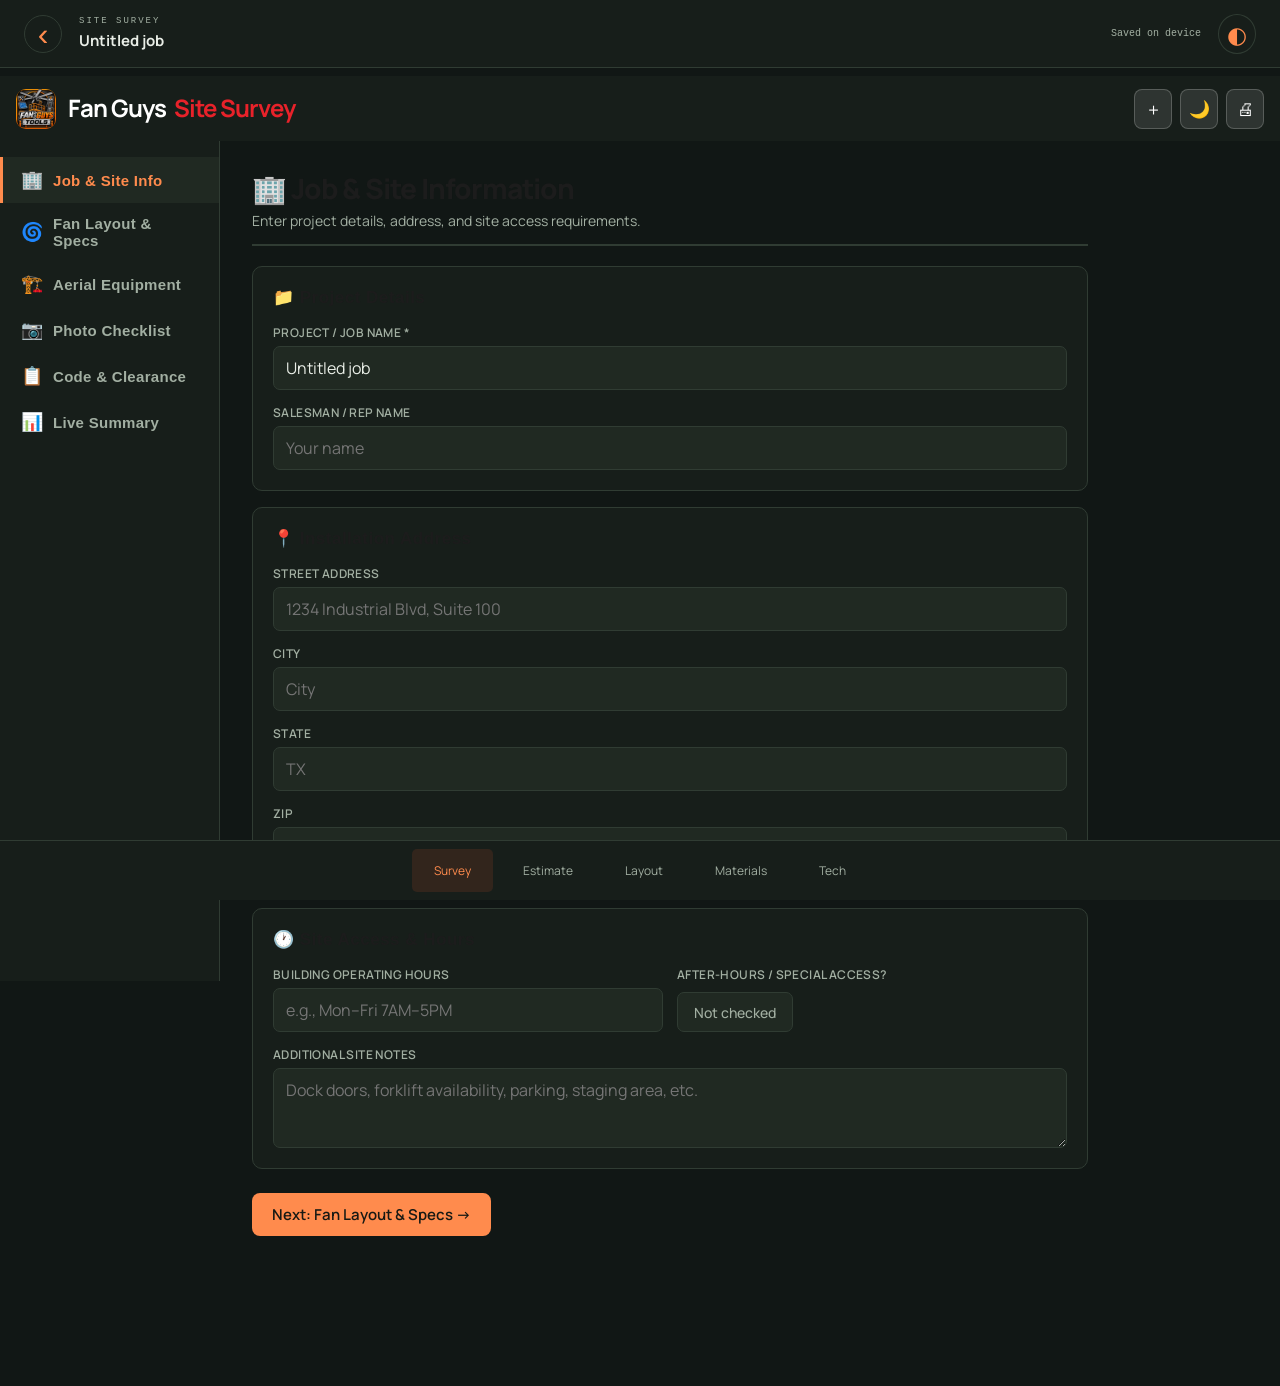
<file: survey/index.html>
<!DOCTYPE html>
<html lang="en">
<head>
<link rel="icon" type="image/png" href="../icon-192.png">
<script src="../shared/store.js"></script>
<script src="../shared/jspdf.js"></script>
<script src="../shared/pdf-delivery.js"></script>
<script src="../shared/fgt.js" data-tool="survey"></script>
<meta charset="UTF-8">
<meta name="viewport" content="width=device-width, initial-scale=1.0">
<title>Fan Guys – Site Survey</title>


<style>
  :root {
    /* ── Go Fan Yourself / VividAir Brand Colors ── */
    --bg: #f2f2f2;
    --surface: #ffffff;
    --surface2: #f7f7f7;
    --border: #e0e0e0;
    --border2: #cccccc;
    --primary: #1c1c1c;          /* GFY charcoal black */
    --primary-light: #e8222a;    /* GFY brand red */
    --accent: #e8222a;           /* GFY brand red */
    --accent2: #ff5a60;          /* GFY lighter red */
    --danger: #b91c1c;
    --danger-light: #fef2f2;
    --success: #1a7a4a;
    --success-light: #e8f5ee;
    --warn: #d97706;
    --warn-light: #fffbeb;
    --text: #1c1c1c;
    --text2: #4a4a4a;
    --text3: #888888;
    --radius: 10px;
    --shadow: 0 2px 12px rgba(0,0,0,0.08);
    --shadow-lg: 0 8px 32px rgba(0,0,0,0.13);
    --tab-h: 56px;
  }
  .dark {
    --bg: #111111;
    --surface: #1c1c1c;
    --surface2: #242424;
    --border: #333333;
    --border2: #444444;
    --primary: #e8222a;
    --primary-light: #ff5a60;
    --text: #f5f5f5;
    --text2: #bbbbbb;
    --text3: #777777;
    --danger-light: #2d1010;
    --success-light: #0f2820;
    --warn-light: #2a1f00;
    --shadow: 0 2px 12px rgba(0,0,0,0.5);
    --shadow-lg: 0 8px 32px rgba(0,0,0,0.6);
  }
  *, *::before, *::after { box-sizing: border-box; margin: 0; padding: 0; }
  html { font-size: 16px; scroll-behavior: smooth; }
  body {
    font-family: 'Barlow', sans-serif;
    background: var(--bg);
    color: var(--text);
    min-height: 100vh;
    transition: background 0.3s, color 0.3s;
  }

  /* ── HEADER ── */
  .app-header {
    background: linear-gradient(135deg, #0d0d0d 0%, #1c1c1c 60%, #2a2a2a 100%);
    color: #fff;
    padding: 0 16px;
    position: sticky; top: 0; z-index: 100;
    box-shadow: 0 3px 16px rgba(0,0,0,0.4);
    display: flex; align-items: center; gap: 12px;
    height: 60px;
  }
  .app-header .logo-mark {
    width: 38px; height: 38px;
    background: #e8222a;
    border-radius: 8px;
    display: flex; align-items: center; justify-content: center;
    font-family: 'Barlow Condensed', sans-serif;
    font-weight: 800; font-size: 18px; color: #fff;
    flex-shrink: 0;
  }
  .app-header h1 {
    font-family: 'Barlow Condensed', sans-serif;
    font-size: clamp(18px, 4vw, 24px);
    font-weight: 700; letter-spacing: 0.5px;
    line-height: 1.1;
  }
  .app-header h1 span { color: #e8222a; }
  .header-right { margin-left: auto; display: flex; gap: 8px; align-items: center; }
  .btn-icon {
    background: rgba(255,255,255,0.1);
    border: 1px solid rgba(255,255,255,0.2);
    color: #fff; border-radius: 8px;
    width: 38px; height: 38px;
    cursor: pointer; font-size: 17px;
    display: flex; align-items: center; justify-content: center;
    transition: background 0.2s;
  }
  .btn-icon:hover { background: rgba(255,255,255,0.2); }

  /* ── LAYOUT ── */
  .app-body { display: flex; min-height: calc(100vh - 60px); }
  .sidebar {
    width: 220px; flex-shrink: 0;
    background: var(--surface);
    border-right: 1px solid var(--border);
    padding: 16px 0;
    position: sticky; top: 60px;
    height: calc(100vh - 60px);
    overflow-y: auto;
  }
  .nav-item {
    display: flex; align-items: center; gap: 10px;
    padding: 12px 18px;
    cursor: pointer;
    font-family: 'Barlow Condensed', sans-serif;
    font-size: 15px; font-weight: 600; letter-spacing: 0.3px;
    color: var(--text2);
    border-left: 3px solid transparent;
    transition: all 0.18s;
    user-select: none;
  }
  .nav-item:hover { background: var(--surface2); color: var(--primary-light); }
  .nav-item.active {
    background: var(--surface2);
    color: var(--primary-light);
    border-left-color: var(--accent);
  }
  .nav-item .nav-icon { font-size: 18px; width: 22px; text-align: center; }
  .main { flex: 1; padding: 20px 16px 40px; max-width: 900px; min-width: 0; }
  @media (min-width: 900px) { .main { padding: 28px 32px 60px; } }

  /* ── MOBILE TABS ── */
  .mobile-tabs {
    display: none;
    position: fixed; bottom: 0; left: 0; right: 0;
    background: var(--surface);
    border-top: 1px solid var(--border);
    height: var(--tab-h); z-index: 90;
    box-shadow: 0 -4px 16px rgba(0,0,0,0.12);
  }
  .mobile-tabs-inner { display: flex; height: 100%; overflow-x: auto; }
  .mob-tab { min-width: 60px; }
  .mob-tab {
    flex: 1; display: flex; flex-direction: column;
    align-items: center; justify-content: center;
    gap: 2px; cursor: pointer;
    font-size: 10px; font-weight: 600;
    color: var(--text3); letter-spacing: 0.3px;
    transition: color 0.18s;
    -webkit-tap-highlight-color: transparent;
  }
  .mob-tab .ti { font-size: 20px; }
  .mob-tab.active { color: var(--primary-light); }
  .mob-tab.active .ti { color: var(--accent); }
  @media (max-width: 700px) {
    .sidebar { display: none; }
    .mobile-tabs { display: flex; }
    .main { padding: 16px 12px 76px; }
  }

  /* ── SECTION PAGES ── */
  .page { display: none; }
  .page.active { display: block; }

  /* ── CARDS ── */
  .card {
    background: var(--surface);
    border: 1px solid var(--border);
    border-radius: var(--radius);
    padding: 20px;
    box-shadow: var(--shadow);
    margin-bottom: 16px;
  }
  .card-title {
    font-family: 'Barlow Condensed', sans-serif;
    font-size: 17px; font-weight: 700;
    color: #1c1c1c;
    letter-spacing: 0.5px; margin-bottom: 16px;
    display: flex; align-items: center; gap: 8px;
  }
  .dark .card-title { color: #f5f5f5; }

  /* ── FORM ELEMENTS ── */
  .form-grid { display: grid; gap: 14px; }
  .form-grid.cols-2 { grid-template-columns: 1fr 1fr; }
  .form-grid.cols-3 { grid-template-columns: 1fr 1fr 1fr; }
  @media (max-width: 560px) {
    .form-grid.cols-2, .form-grid.cols-3 { grid-template-columns: 1fr; }
  }
  .field { display: flex; flex-direction: column; gap: 5px; }
  .field label {
    font-size: 12px; font-weight: 600;
    color: var(--text2); letter-spacing: 0.4px;
    text-transform: uppercase;
  }
  .field input, .field select, .field textarea {
    background: var(--surface2);
    border: 1.5px solid var(--border);
    border-radius: 7px;
    padding: 10px 12px;
    font-family: 'Barlow', sans-serif;
    font-size: 15px;
    color: var(--text);
    transition: border-color 0.18s, box-shadow 0.18s;
    width: 100%;
    min-height: 44px;
  }
  .field input:focus, .field select:focus, .field textarea:focus {
    outline: none;
    border-color: var(--primary-light);
    box-shadow: 0 0 0 3px rgba(37,99,168,0.15);
  }
  .field textarea { min-height: 80px; resize: vertical; }
  .field select { cursor: pointer; }

  /* ── RADIO GROUP ── */
  .radio-group { display: flex; flex-wrap: wrap; gap: 8px; }
  .radio-option {
    display: flex; align-items: center; gap: 7px;
    padding: 8px 14px;
    border: 1.5px solid var(--border);
    border-radius: 7px;
    cursor: pointer; user-select: none;
    font-size: 14px; font-weight: 500; color: var(--text2);
    background: var(--surface2);
    transition: all 0.18s;
    min-height: 44px;
  }
  .radio-option input[type="radio"] { accent-color: var(--primary-light); width: 16px; height: 16px; }
  .radio-option.selected {
    border-color: var(--primary-light);
    background: rgba(37,99,168,0.08);
    color: var(--primary-light);
  }

  /* ── TOGGLE ── */
  .toggle-row { display: flex; align-items: center; gap: 10px; flex-wrap: wrap; }
  .toggle-btn {
    padding: 8px 16px; border-radius: 7px; border: 1.5px solid var(--border);
    background: var(--surface2); color: var(--text2);
    font-family: 'Barlow', sans-serif; font-size: 14px; font-weight: 500;
    cursor: pointer; transition: all 0.18s; min-height: 44px;
  }
  .toggle-btn.on {
    border-color: var(--success); background: var(--success-light); color: var(--success);
  }
  .toggle-btn.off {
    border-color: var(--danger); background: var(--danger-light); color: var(--danger);
  }

  /* ── BUTTONS ── */
  .btn {
    display: inline-flex; align-items: center; gap: 7px;
    padding: 11px 20px; border-radius: 8px;
    font-family: 'Barlow', sans-serif; font-size: 15px; font-weight: 600;
    cursor: pointer; transition: all 0.18s; border: none;
    min-height: 44px; white-space: nowrap;
  }
  .btn-primary { background: #e8222a; color: #fff; }
  .btn-primary:hover { background: #c41920; }
  .btn-accent { background: #e8222a; color: #fff; }
  .btn-accent:hover { background: #c41920; }
  .btn-outline {
    background: transparent; border: 1.5px solid var(--border2);
    color: var(--text2);
  }
  .btn-outline:hover { border-color: var(--primary-light); color: var(--primary-light); }
  .btn-danger { background: var(--danger); color: #fff; }
  .btn-danger:hover { opacity: 0.85; }
  .btn-sm { padding: 7px 14px; font-size: 13px; min-height: 36px; }

  /* ── FAN CARD ── */
  .fan-card {
    background: var(--surface);
    border: 2px solid var(--border);
    border-radius: 12px;
    margin-bottom: 20px;
    box-shadow: var(--shadow);
    overflow: hidden;
    transition: border-color 0.2s;
  }
  .fan-card.has-warning { border-color: var(--warn); }
  .fan-card.has-error { border-color: var(--danger); }
  .fan-card-header {
    background: linear-gradient(135deg, #1c1c1c, #2e2e2e);
    color: #fff;
    padding: 14px 18px;
    display: flex; align-items: center; gap: 10px;
    cursor: pointer; user-select: none;
  }
  .fan-card-header .fan-num {
    background: #e8222a;
    color: #fff;
    width: 28px; height: 28px; border-radius: 50%;
    display: flex; align-items: center; justify-content: center;
    font-family: 'Barlow Condensed', sans-serif;
    font-weight: 800; font-size: 14px; flex-shrink: 0;
  }
  .fan-card-header .fan-label {
    font-family: 'Barlow Condensed', sans-serif;
    font-size: 17px; font-weight: 700; letter-spacing: 0.5px;
    flex: 1;
  }
  .fan-card-body { padding: 20px; display: none; }
  .fan-card-body.open { display: block; }
  .fan-section-label {
    font-family: 'Barlow Condensed', sans-serif;
    font-size: 13px; font-weight: 700; letter-spacing: 1px;
    text-transform: uppercase; color: var(--text3);
    margin: 18px 0 10px; padding-bottom: 6px;
    border-bottom: 1px solid var(--border);
  }

  /* ── ALERTS & WARNINGS ── */
  .alert {
    border-radius: 8px; padding: 12px 14px;
    font-size: 14px; display: flex; align-items: flex-start; gap: 9px;
    margin-top: 8px;
  }
  .alert-warn { background: var(--warn-light); border: 1px solid #fcd34d; color: #92400e; }
  .dark .alert-warn { color: #fcd34d; }
  .alert-danger { background: var(--danger-light); border: 1px solid #fca5a5; color: var(--danger); }
  .alert-success { background: var(--success-light); border: 1px solid #6ee7b7; color: var(--success); }
  .alert-info { background: rgba(37,99,168,0.08); border: 1px solid rgba(37,99,168,0.3); color: var(--primary-light); }
  .alert .alert-icon { font-size: 16px; flex-shrink: 0; margin-top: 1px; }

  /* ── COLLAPSIBLE ── */
  .collapsible-header {
    display: flex; align-items: center; justify-content: space-between;
    cursor: pointer; user-select: none; padding: 14px 20px;
    background: var(--surface);
    border: 1px solid var(--border);
    border-radius: var(--radius);
    transition: background 0.18s;
  }
  .collapsible-header:hover { background: var(--surface2); }
  .collapsible-header .ch-title {
    font-family: 'Barlow Condensed', sans-serif;
    font-size: 16px; font-weight: 700; letter-spacing: 0.5px;
    display: flex; align-items: center; gap: 8px;
  }
  .collapsible-body {
    border: 1px solid var(--border); border-top: none;
    border-radius: 0 0 var(--radius) var(--radius);
    padding: 16px 20px; display: none;
    background: var(--surface2);
  }
  .collapsible-body.open { display: block; }
  .caret { transition: transform 0.2s; font-size: 12px; }
  .caret.open { transform: rotate(180deg); }

  /* ── SUMMARY ── */
  .summary-stat {
    display: flex; justify-content: space-between; align-items: center;
    padding: 10px 0; border-bottom: 1px solid var(--border);
    font-size: 14px;
  }
  .summary-stat:last-child { border-bottom: none; }
  .summary-stat .stat-label { color: var(--text2); }
  .summary-stat .stat-val {
    font-family: 'Barlow Condensed', sans-serif;
    font-size: 17px; font-weight: 700; color: var(--primary-light);
  }
  .warn-badge {
    display: inline-flex; align-items: center; gap: 5px;
    background: var(--warn-light); border: 1px solid #fcd34d;
    color: #92400e; border-radius: 6px;
    padding: 6px 10px; font-size: 13px; font-weight: 500;
    margin: 4px 0;
  }
  .dark .warn-badge { color: #fcd34d; }

  /* ── SECTION PAGE HEADERS ── */
  .page-header {
    margin-bottom: 20px;
    padding-bottom: 14px;
    border-bottom: 2px solid var(--border);
  }
  .page-header h2 {
    font-family: 'Barlow Condensed', sans-serif;
    font-size: clamp(22px, 5vw, 28px);
    font-weight: 800; letter-spacing: 0.5px;
    color: #1c1c1c;
  }
  .dark .page-header h2 { color: #f5f5f5; }
  .page-header p { color: var(--text2); font-size: 14px; margin-top: 4px; }

  /* ── NFPA CODES ── */
  .code-item {
    display: flex; gap: 10px; padding: 10px 0;
    border-bottom: 1px solid var(--border); font-size: 14px;
  }
  .code-item:last-child { border-bottom: none; }
  .code-icon { font-size: 18px; flex-shrink: 0; margin-top: 1px; }

  /* ── PRINT ── */
  @media print {
    .sidebar, .mobile-tabs, .app-header, .btn-icon, .no-print { display: none !important; }
    .page { display: block !important; }
    .main { padding: 0; }
    .fan-card-body { display: block !important; }
    .collapsible-body { display: block !important; }
    body { background: #fff; color: #000; }
    .print-header { display: block !important; }
  }
  .print-header {
    display: none;
    margin-bottom: 24px;
    border-bottom: 3px solid #e8222a;
    padding-bottom: 16px;
  }

  /* ── TOOLTIP ── */
  .tooltip-wrap { position: relative; display: inline-block; }
  .tooltip-wrap .tip {
    position: absolute; bottom: 110%; left: 50%; transform: translateX(-50%);
    background: #0f2540; color: #fff;
    padding: 6px 10px; border-radius: 6px; font-size: 12px;
    white-space: nowrap; pointer-events: none; opacity: 0; transition: opacity 0.18s;
    z-index: 999; max-width: 220px; white-space: normal; text-align: center;
  }
  .tooltip-wrap:hover .tip { opacity: 1; }
  .tip-icon { cursor: help; color: var(--text3); font-size: 14px; }

  /* ── MISC ── */
  .divider { border: none; border-top: 1px solid var(--border); margin: 16px 0; }
  .flex-row { display: flex; align-items: center; gap: 10px; flex-wrap: wrap; }
  .badge {
    display: inline-flex; align-items: center;
    background: var(--primary); color: #fff;
    border-radius: 20px; padding: 2px 10px;
    font-size: 12px; font-weight: 700;
  }
  .badge-accent { background: var(--accent); color: #0f2540; }
  .hidden { display: none !important; }
  .sub-indent { margin-left: 0; padding: 14px; background: var(--surface2); border-radius: 8px; border: 1px solid var(--border); margin-top: 10px; }

  /* Fan card section divider */
  .fan-divider {
    height: 1px; background: var(--border);
    margin: 16px -20px; 
  }

  /* ── PHOTO CHECKLIST ── */
  .photo-item {
    border-bottom: 1px solid var(--border);
    padding: 10px 0;
  }
  .photo-item:last-child { border-bottom: none; }
  .photo-check-label {
    display: flex; align-items: center; gap: 12px;
    cursor: pointer; user-select: none;
    -webkit-tap-highlight-color: transparent;
  }
  .photo-check-label input[type="checkbox"] {
    width: 22px; height: 22px; flex-shrink: 0;
    accent-color: var(--success); cursor: pointer;
  }
  .photo-check-content { flex: 1; }
  .photo-check-title {
    font-size: 15px; font-weight: 600; color: var(--text);
    transition: color 0.18s;
  }
  .photo-check-label:has(input:checked) .photo-check-title {
    color: var(--success); text-decoration: line-through; opacity: 0.7;
  }
  .photo-check-sub { font-size: 12px; color: var(--text3); margin-top: 2px; }

  /* ── FAN INLINE PHOTO CHECKLIST ── */
  .fan-inline-photos {
    background: var(--surface2);
    border: 1px solid var(--border);
    border-radius: 8px;
    padding: 10px 14px;
    margin-top: 4px;
  }
  .fan-inline-photos .photo-item { padding: 8px 0; }
  .fan-inline-photos .photo-check-title { font-size: 14px; }

  /* ── BREAKER CALCULATOR ── */
  .breaker-result {
    background: #1c1c1c;
    border-radius: 10px;
    padding: 14px 16px;
    border: 2px solid #e8222a;
  }
  .dark .breaker-result { background: #111; }
  .breaker-result-title {
    font-family: 'Barlow Condensed', sans-serif;
    font-size: 15px; font-weight: 800; letter-spacing: 0.5px;
    color: #fff; margin-bottom: 10px;
  }
  .breaker-grid {
    display: grid;
    grid-template-columns: repeat(2, 1fr);
    gap: 8px;
    margin-bottom: 8px;
  }
  @media (min-width: 480px) { .breaker-grid { grid-template-columns: repeat(4, 1fr); } }
  .breaker-stat {
    background: rgba(255,255,255,0.07);
    border-radius: 7px; padding: 8px 10px;
    text-align: center;
  }
  .breaker-stat-label {
    font-size: 10px; font-weight: 700; letter-spacing: 0.5px;
    text-transform: uppercase; color: #888; margin-bottom: 3px;
  }
  .breaker-stat-val {
    font-family: 'Barlow Condensed', sans-serif;
    font-size: 18px; font-weight: 800; color: #fff;
  }
  .breaker-stat-val.red { color: #e8222a; }
  .equip-qty-grid { display: flex; flex-direction: column; gap: 10px; }
  .equip-qty-row { display: flex; align-items: center; gap: 10px; }
  .equip-chip {
    flex: 1;
    padding: 13px 16px;
    border-radius: 10px;
    border: 2px solid var(--border);
    background: var(--surface2);
    color: var(--text2);
    font-family: 'Barlow', sans-serif;
    font-size: 15px; font-weight: 600;
    cursor: pointer; text-align: left;
    transition: all 0.18s;
    min-height: 50px;
    -webkit-tap-highlight-color: transparent;
  }
  .equip-chip:hover { border-color: var(--primary-light); color: var(--primary-light); }
  .equip-chip.active {
    border-color: #e8222a;
    background: rgba(232,34,42,0.08);
    color: #e8222a;
  }
  .dark .equip-chip.active { color: #ff5a60; }
  .equip-qty-control {
    display: none;
    align-items: center; gap: 0;
    border: 2px solid #e8222a;
    border-radius: 10px; overflow: hidden;
    flex-shrink: 0;
  }
  .equip-qty-control.visible { display: flex; }
  .qty-btn {
    background: var(--surface2); border: none;
    color: var(--text); font-size: 20px; font-weight: 700;
    width: 44px; height: 50px;
    cursor: pointer; transition: background 0.15s;
    display: flex; align-items: center; justify-content: center;
    -webkit-tap-highlight-color: transparent;
  }
  .qty-btn:hover { background: rgba(232,34,42,0.12); }
  .qty-val {
    min-width: 38px; text-align: center;
    font-family: 'Barlow Condensed', sans-serif;
    font-size: 20px; font-weight: 800;
    color: var(--primary-light);
    background: var(--surface);
    height: 50px; display: flex; align-items: center; justify-content: center;
  }
  .lift-reco {
    border-radius: 10px; padding: 16px;
    display: flex; gap: 14px; align-items: flex-start;
  }
  .lift-reco-icon { font-size: 32px; flex-shrink: 0; }
  .lift-reco-title {
    font-family: 'Barlow Condensed', sans-serif;
    font-size: 20px; font-weight: 800; letter-spacing: 0.5px;
  }
  .lift-reco-sub { font-size: 13px; margin-top: 4px; opacity: 0.85; }
  .lift-primary { background: var(--success-light); border: 2px solid var(--success); color: var(--success); }
  .lift-warn { background: var(--warn-light); border: 2px solid var(--warn); color: var(--warn); }
  .lift-danger { background: var(--danger-light); border: 2px solid var(--danger); color: var(--danger); }

  /* ── HARDWARE RULE BADGE ── */
  .hw-rule {
    display: flex; gap: 10px; align-items: flex-start;
    padding: 12px; border-radius: 8px; margin-bottom: 8px;
    border: 1.5px solid; font-size: 14px;
  }
  .hw-rule-icon { font-size: 20px; flex-shrink: 0; }
  .hw-rule-title { font-weight: 700; font-size: 15px; }
  .hw-warn { background: var(--warn-light); border-color: #fcd34d; color: #92400e; }
  .dark .hw-warn { color: #fcd34d; }
  .hw-info { background: rgba(37,99,168,0.08); border-color: rgba(37,99,168,0.3); color: var(--primary-light); }
</style>
<link rel="stylesheet" href="../shared/workspace.css">
<script src="../shared/workspace.js" defer></script>
</head>
<body>

<header class="app-header">
  <img src="../shared/mark.png" alt="Fan Guys" style="width:40px;height:40px;border-radius:10px;flex:none">
  <h1>Fan Guys &nbsp;<span>Site Survey</span></h1>
  <div class="header-right">
    <button class="btn-icon no-print" onclick="startNewSurvey()" title="Start a new survey">＋</button>
    <button class="btn-icon" onclick="toggleDark()" title="Toggle dark mode">🌙</button>
    <button class="btn-icon no-print" onclick="printProposal()" title="Print / Export">🖨</button>
  </div>
</header>

<div class="app-body">
  <!-- Sidebar Nav (desktop) -->
  <nav class="sidebar">
    <div class="nav-item active" onclick="showPage('job')" data-page="job">
      <span class="nav-icon">🏢</span> Job & Site Info
    </div>
    <div class="nav-item" onclick="showPage('fans')" data-page="fans">
      <span class="nav-icon">🌀</span> Fan Layout & Specs
    </div>
    <div class="nav-item" onclick="showPage('aerial')" data-page="aerial">
      <span class="nav-icon">🏗️</span> Aerial Equipment
    </div>
    <div class="nav-item" onclick="showPage('photos')" data-page="photos">
      <span class="nav-icon">📷</span> Photo Checklist
    </div>
    <div class="nav-item" onclick="showPage('code')" data-page="code">
      <span class="nav-icon">📋</span> Code & Clearance
    </div>
    <div class="nav-item" onclick="showPage('summary')" data-page="summary">
      <span class="nav-icon">📊</span> Live Summary
    </div>
  </nav>

  <main class="main">

    <!-- ═══════════════════════════════════════════ PAGE 1: JOB INFO -->
    <div class="page active" id="page-job">
      <div class="page-header">
        <h2>🏢 Job &amp; Site Information</h2>
        <p>Enter project details, address, and site access requirements.</p>
      </div>
      <div class="card">
        <div class="card-title">📁 Project Details</div>
        <div class="form-grid">
          <div class="field">
            <label>Project / Job Name *</label>
            <input type="text" id="jobName" placeholder="e.g., ABC Warehouse – Phase 2" oninput="updateSummary()">
          </div>
          <div class="field">
            <label>Salesman / Rep Name</label>
            <input type="text" id="salesName" placeholder="Your name">
          </div>
        </div>
      </div>
      <div class="card">
        <div class="card-title">📍 Installation Address</div>
        <div class="form-grid">
          <div class="field" style="grid-column: 1 / -1">
            <label>Street Address</label>
            <input type="text" id="addrStreet" placeholder="1234 Industrial Blvd, Suite 100" oninput="updateSummary()">
          </div>
          <div class="field">
            <label>City</label>
            <input type="text" id="addrCity" placeholder="City" oninput="updateSummary()">
          </div>
          <div class="field">
            <label>State</label>
            <input type="text" id="addrState" placeholder="TX" maxlength="2">
          </div>
          <div class="field">
            <label>ZIP</label>
            <input type="text" id="addrZip" placeholder="77000" maxlength="10">
          </div>
        </div>
      </div>
      <div class="card">
        <div class="card-title">🕐 Site Access & Hours</div>
        <div class="form-grid cols-2">
          <div class="field">
            <label>Building Operating Hours</label>
            <input type="text" id="opHours" placeholder="e.g., Mon–Fri 7AM–5PM" oninput="updateSummary()">
          </div>
          <div class="field">
            <label>After-Hours / Special Access?</label>
            <div class="toggle-row" style="margin-top: 4px;">
              <button class="toggle-btn" id="afterBtn" onclick="toggleAfterHours()">Not checked</button>
              <span id="afterLabel" style="font-size:13px;color:var(--text3)"></span>
            </div>
          </div>
        </div>
        <div id="afterHoursNote" class="hidden">
          <div class="alert alert-warn" style="margin-top:12px">
            <span class="alert-icon">⚠️</span>
            <div><strong>After-Hours Access Required</strong> – Additional labor charges may apply. Confirm with customer and include in quote.</div>
          </div>
          <div class="field" style="margin-top:10px">
            <label>Access Details / Contact</label>
            <input type="text" id="afterDetails" placeholder="e.g., Call John at 555-0100 for after-hours badge access">
          </div>
        </div>
        <div class="field" style="margin-top:14px">
          <label>Additional Site Notes</label>
          <textarea id="siteNotes" placeholder="Dock doors, forklift availability, parking, staging area, etc."></textarea>
        </div>
      </div>
      <button class="btn btn-primary" onclick="showPage('fans')" style="margin-top:8px">
        Next: Fan Layout & Specs →
      </button>
    </div>

    <!-- ═══════════════════════════════════════════ PAGE 2: FANS -->
    <div class="page" id="page-fans">
      <div class="page-header">
        <h2>🌀 Fan Layout &amp; Specs</h2>
        <p>Add one card per fan. All fields are editable and removable.</p>
      </div>
      <div class="flex-row" style="margin-bottom:16px">
        <button class="btn btn-accent" onclick="addFan()">+ Add Fan</button>
        <span id="fanCount" class="badge badge-accent">0 Fans</span>
      </div>
      <div id="fanList"></div>
      <div id="noFansMsg" class="alert alert-info">
        <span class="alert-icon">💡</span>
        <span>Click <strong>+ Add Fan</strong> above to begin adding fan locations.</span>
      </div>
    </div>

    <!-- ═══════════════════════════════════════════ PAGE 3: AERIAL EQUIPMENT -->
    <div class="page" id="page-aerial">
      <div class="page-header">
        <h2>🏗️ Aerial Equipment</h2>
        <p>Site access, lift selection based on ceiling height, and additional equipment needed.</p>
      </div>

      <!-- Site Access -->
      <div class="card">
        <div class="card-title">🚪 Site Access for Equipment</div>
        <div class="alert alert-warn" style="margin-bottom:14px">
          <span class="alert-icon">⚠️</span>
          <div><strong>Critical:</strong> Confirm how lifts will enter the building before scheduling installation. Wrong access type = delayed job.</div>
        </div>
        <div class="field">
          <label>Building Access Type for Lifts *</label>
          <div class="radio-group" id="accessTypeGroup">
            <label class="radio-option" id="access-opt-grade"><input type="radio" name="accessType" value="grade" onchange="onAccessChange()"> Grade-Level Door (Drive-in)</label>
            <label class="radio-option" id="access-opt-ramp"><input type="radio" name="accessType" value="ramp" onchange="onAccessChange()"> Ramp Door</label>
            <label class="radio-option" id="access-opt-dock"><input type="radio" name="accessType" value="dock" onchange="onAccessChange()"> Loading Dock Only (No Ramp / Grade)</label>
            <label class="radio-option" id="access-opt-none"><input type="radio" name="accessType" value="none" onchange="onAccessChange()"> No Direct Access – Equipment Placed from Trailer</label>
          </div>
        </div>
        <div id="accessGradeNote" class="alert alert-success hidden" style="margin-top:10px">
          <span class="alert-icon">✅</span>
          <div><strong>Grade-Level Access:</strong> Full-size scissor and boom lifts can be driven in directly. Standard equipment delivery applies.</div>
        </div>
        <div id="accessRampNote" class="alert alert-info hidden" style="margin-top:10px">
          <span class="alert-icon">📐</span>
          <div><strong>Ramp Door:</strong> Confirm ramp grade, door width and height clearance. Scissor lifts generally OK; boom lifts may have weight/clearance issues – verify with crew.</div>
        </div>
        <div id="accessDockNote" class="alert alert-warn hidden" style="margin-top:10px">
          <span class="alert-icon">⚠️</span>
          <div><strong>Loading Dock Only:</strong> Standard floor-drive lifts cannot enter. Equipment must be lowered from trailer into dock, or dock plate/leveler required. Verify with install team.</div>
        </div>
        <div id="accessNoneNote" class="alert alert-danger hidden" style="margin-top:10px">
          <span class="alert-icon">🚫</span>
          <div><strong>No Direct Access:</strong> Equipment will need to be placed inside directly from trailer. Coordinate with install team for crane, dock plate, or staging plan. Additional cost likely.</div>
        </div>

        <div class="form-grid cols-2" style="margin-top:14px">
          <div class="field">
            <label>Door Width at Access Point (ft)</label>
            <input type="number" id="doorWidth" min="0" placeholder="e.g., 14" oninput="updateAerialSummary()">
          </div>
          <div class="field">
            <label>Door Height at Access Point (ft)</label>
            <input type="number" id="doorHeight" min="0" placeholder="e.g., 16" oninput="updateAerialSummary()">
          </div>
        </div>
        <div class="field" style="margin-top:10px">
          <label>Access Notes / Restrictions</label>
          <textarea id="accessNotes" placeholder="Low overhead at dock, tight corner turn, max weight restrictions on floor, security clearance needed…"></textarea>
        </div>
      </div>

      <!-- Lift Recommendation -->
      <div class="card">
        <div class="card-title">🏗️ Lift Type Recommendation</div>
        <div class="alert alert-info" style="margin-bottom:14px">
          <span class="alert-icon">💡</span>
          <div>Based on maximum ceiling height across all fans entered. <strong>Add fans first</strong> for an automatic recommendation, or enter a height below.</div>
        </div>
        <div class="form-grid cols-2">
          <div class="field">
            <label>Override / Manual Max Ceiling Height (ft)
              <span class="tooltip-wrap"><span class="tip-icon">ℹ️</span><span class="tip">Leave blank to auto-calculate from fan ceiling heights.</span></span>
            </label>
            <input type="number" id="manualMaxCH" min="0" max="120" placeholder="Auto from fan data" oninput="updateAerialSummary()">
          </div>
          <div class="field">
            <label>Calculated Max Ceiling Height</label>
            <div id="calcMaxCH" style="padding:10px 12px;background:var(--surface2);border:1.5px solid var(--border);border-radius:7px;font-family:'Barlow Condensed',sans-serif;font-size:20px;font-weight:700;color:var(--primary-light);min-height:44px;display:flex;align-items:center">—</div>
          </div>
        </div>
        <div id="liftRecommendation" style="margin-top:14px"></div>

        <div class="fan-section-label" style="margin-top:18px">🔧 Additional Equipment Needed</div>
        <div class="field">
          <label>Select equipment and quantities required for this job</label>
          <div class="equip-qty-grid" style="margin-top:10px">

            <div class="equip-qty-row">
              <button class="equip-chip" id="eq-scissor" onclick="toggleEquip('eq-scissor')">Scissor Lift</button>
              <div class="equip-qty-control" id="eq-scissor-qty-wrap">
                <button class="qty-btn" onclick="changeQty('scissor',-1)">−</button>
                <span class="qty-val" id="qty-scissor">1</span>
                <button class="qty-btn" onclick="changeQty('scissor',1)">+</button>
              </div>
            </div>

            <div class="equip-qty-row">
              <button class="equip-chip" id="eq-boom" onclick="toggleEquip('eq-boom')">Boom Lift</button>
              <div class="equip-qty-control" id="eq-boom-qty-wrap">
                <button class="qty-btn" onclick="changeQty('boom',-1)">−</button>
                <span class="qty-val" id="qty-boom">1</span>
                <button class="qty-btn" onclick="changeQty('boom',1)">+</button>
              </div>
            </div>

            <div class="equip-qty-row">
              <button class="equip-chip" id="eq-forklift" onclick="toggleEquip('eq-forklift')">Forklift</button>
              <div class="equip-qty-control" id="eq-forklift-qty-wrap">
                <button class="qty-btn" onclick="changeQty('forklift',-1)">−</button>
                <span class="qty-val" id="qty-forklift">1</span>
                <button class="qty-btn" onclick="changeQty('forklift',1)">+</button>
              </div>
            </div>

            <div class="equip-qty-row">
              <button class="equip-chip" id="eq-1man" onclick="toggleEquip('eq-1man')">Personnel Lift</button>
              <div class="equip-qty-control" id="eq-1man-qty-wrap">
                <button class="qty-btn" onclick="changeQty('1man',-1)">−</button>
                <span class="qty-val" id="qty-1man">1</span>
                <button class="qty-btn" onclick="changeQty('1man',1)">+</button>
              </div>
            </div>

            <div class="equip-qty-row">
              <button class="equip-chip" id="eq-telehandler" onclick="toggleEquip('eq-telehandler')">Telehandler</button>
              <div class="equip-qty-control" id="eq-telehandler-qty-wrap">
                <button class="qty-btn" onclick="changeQty('telehandler',-1)">−</button>
                <span class="qty-val" id="qty-telehandler">1</span>
                <button class="qty-btn" onclick="changeQty('telehandler',1)">+</button>
              </div>
            </div>

          </div>
        </div>
        <div class="field" style="margin-top:12px">
          <label>Equipment Notes</label>
          <textarea id="equipNotes" placeholder="Customer providing any equipment? Rental needed? Special requirements, weight restrictions on floor, confined aisle width for lifts…"></textarea>
        </div>
      </div>

      <!-- Hardware Rules Auto-Summary -->
      <div class="card" id="hardwareRulesCard">
        <div class="card-title">🔩 Automatic Hardware Alerts</div>
        <div id="hardwareRulesContent">
          <div style="color:var(--text3);font-size:14px">Add fans to see automatic hardware requirement alerts.</div>
        </div>
      </div>

      <button class="btn btn-primary" onclick="showPage('photos')" style="margin-top:8px">
        Next: Photo Checklist →
      </button>
    </div>

    <!-- ═══════════════════════════════════════════ PAGE 4: PHOTO CHECKLIST -->
    <div class="page" id="page-photos">
      <div class="page-header">
        <h2>📷 Photo Checklist</h2>
        <p>Check off photos as you take them on-site. Don't leave without capturing everything.</p>
      </div>

      <div class="alert alert-warn" style="margin-bottom:16px">
        <span class="alert-icon">📸</span>
        <div><strong>Reminder:</strong> Photos are required for accurate quoting and to prevent installation surprises. Take them now while you're on-site.</div>
      </div>

      <!-- Access Photos -->
      <div class="card">
        <div class="card-title" style="cursor:pointer" onclick="toggleCollapsible('photo-access')">
          🚪 Site Access &amp; Entry Points
          <span style="float:right;font-size:12px" id="photo-access-caret">▼</span>
        </div>
        <div id="photo-access" class="collapsible-body open" style="border:none;padding:0;background:transparent">
          <div class="photo-item" id="pi-ramp">
            <label class="photo-check-label">
              <input type="checkbox" class="photo-cb" onchange="updatePhotoProgress()">
              <div class="photo-check-content">
                <div class="photo-check-title">Ramp Door / Grade Level Door</div>
                <div class="photo-check-sub">Full view showing width, height, condition, and approach for scissor/boom lifts</div>
              </div>
            </label>
          </div>
          <div class="photo-item" id="pi-dock">
            <label class="photo-check-label">
              <input type="checkbox" class="photo-cb" onchange="updatePhotoProgress()">
              <div class="photo-check-content">
                <div class="photo-check-title">Loading Dock / Dock Door</div>
                <div class="photo-check-sub">Dock height, door width, leveler/plate availability, dock surroundings</div>
              </div>
            </label>
          </div>
          <div class="photo-item">
            <label class="photo-check-label">
              <input type="checkbox" class="photo-cb" onchange="updatePhotoProgress()">
              <div class="photo-check-content">
                <div class="photo-check-title">Aisle / Drive Path to Work Area</div>
                <div class="photo-check-sub">Shows clearance for lift travel from entry point to fan locations</div>
              </div>
            </label>
          </div>
        </div>
      </div>

      <!-- Electrical Panel Photos – Turnkey only -->
      <div id="photo-elec-card" class="card hidden">
        <div class="card-title" style="cursor:pointer" onclick="toggleCollapsible('photo-elec')">
          ⚡ Electrical Panels <span style="font-size:12px;font-weight:500;opacity:0.7">(Turnkey jobs only)</span>
          <span style="float:right;font-size:12px" id="photo-elec-caret">▼</span>
        </div>
        <div id="photo-elec" class="collapsible-body open" style="border:none;padding:0;background:transparent">
          <div class="alert alert-info" style="margin-bottom:12px">
            <span class="alert-icon">💡</span>
            <div>Required for <strong>every electrical panel</strong> being used. Repeat for each panel if multiple.</div>
          </div>
          <div class="photo-item">
            <label class="photo-check-label">
              <input type="checkbox" class="photo-cb" onchange="updatePhotoProgress()">
              <div class="photo-check-content">
                <div class="photo-check-title">Panel Location / Environment</div>
                <div class="photo-check-sub">Wide shot showing where the panel is in the room, what's around it, access path</div>
              </div>
            </label>
          </div>
          <div class="photo-item">
            <label class="photo-check-label">
              <input type="checkbox" class="photo-cb" onchange="updatePhotoProgress()">
              <div class="photo-check-content">
                <div class="photo-check-title">Panel – Full Front View, Door Closed</div>
                <div class="photo-check-sub">Straight-on shot of panel cover showing make, model, label</div>
              </div>
            </label>
          </div>
          <div class="photo-item">
            <label class="photo-check-label">
              <input type="checkbox" class="photo-cb" onchange="updatePhotoProgress()">
              <div class="photo-check-content">
                <div class="photo-check-title">Panel – Door Open, Full Interior View</div>
                <div class="photo-check-sub">All breakers visible, full interior, nothing cropped out</div>
              </div>
            </label>
          </div>
          <div class="photo-item">
            <label class="photo-check-label">
              <input type="checkbox" class="photo-cb" onchange="updatePhotoProgress()">
              <div class="photo-check-content">
                <div class="photo-check-title">Panel Specs / Nameplate</div>
                <div class="photo-check-sub">Main amperage, voltage, manufacturer, series – close-up, legible</div>
              </div>
            </label>
          </div>
          <div class="photo-item">
            <label class="photo-check-label">
              <input type="checkbox" class="photo-cb" onchange="updatePhotoProgress()">
              <div class="photo-check-content">
                <div class="photo-check-title">Panel Schedule / Breaker Directory</div>
                <div class="photo-check-sub">The circuit directory/label sheet (inside door or on panel face)</div>
              </div>
            </label>
          </div>
          <div class="photo-item">
            <label class="photo-check-label">
              <input type="checkbox" class="photo-cb" onchange="updatePhotoProgress()">
              <div class="photo-check-content">
                <div class="photo-check-title">Open Breaker Slots</div>
                <div class="photo-check-sub">Close-up showing available open slots for adding new breakers</div>
              </div>
            </label>
          </div>
          <div class="photo-item">
            <label class="photo-check-label" style="align-items:flex-start;gap:12px">
              <input type="checkbox" class="photo-cb" onchange="updatePhotoProgress()">
              <div class="photo-check-content" style="flex:1">
                <div class="photo-check-title">Room for Adding Breakers?</div>
                <div class="photo-check-sub">Confirm physically — check this box if yes</div>
              </div>
              <div style="display:flex;gap:8px;align-items:center;flex-shrink:0">
                <button class="toggle-btn btn-sm" id="panelRoomBtn" onclick="togglePanelRoom()">Not Checked</button>
              </div>
            </label>
          </div>
        </div>
      </div>

      <!-- Fan Location Photos – Dynamic -->
      <div class="card">
        <div class="card-title" style="cursor:pointer" onclick="toggleCollapsible('photo-fans')">
          🌀 Fan Locations
          <span style="float:right;font-size:12px" id="photo-fans-caret">▼</span>
        </div>
        <div id="photo-fans" class="collapsible-body open" style="border:none;padding:0;background:transparent">
          <div class="alert alert-info" style="margin-bottom:12px">
            <span class="alert-icon">💡</span>
            <div>Required for <strong>each fan location</strong>. Add fans in the Fan Layout tab to see per-fan photo checklist items below.</div>
          </div>
          <div id="fanPhotoList">
            <div style="color:var(--text3);font-size:14px;padding:8px 0">No fans added yet.</div>
          </div>
        </div>
      </div>

      <!-- Obstructions -->
      <div class="card">
        <div class="card-title" style="cursor:pointer" onclick="toggleCollapsible('photo-obs')">
          🚧 Obstructions &amp; Obstacles
          <span style="float:right;font-size:12px" id="photo-obs-caret">▼</span>
        </div>
        <div id="photo-obs" class="collapsible-body open" style="border:none;padding:0;background:transparent">
          <div class="photo-item">
            <label class="photo-check-label">
              <input type="checkbox" class="photo-cb" onchange="updatePhotoProgress()">
              <div class="photo-check-content">
                <div class="photo-check-title">Any Obstructions or Obstacles</div>
                <div class="photo-check-sub">HVAC ducts, sprinkler heads, lighting, beams, columns, overhead doors, skylights, low-hanging equipment</div>
              </div>
            </label>
          </div>
          <div class="photo-item">
            <label class="photo-check-label">
              <input type="checkbox" class="photo-cb" onchange="updatePhotoProgress()">
              <div class="photo-check-content">
                <div class="photo-check-title">Sprinkler System Layout (if applicable)</div>
                <div class="photo-check-sub">Pattern of sprinkler heads near each fan location – needed to confirm centering and 36" clearance</div>
              </div>
            </label>
          </div>
        </div>
      </div>

      <!-- FAP Photo -->
      <div class="card" id="fapPhotoCard">
        <div class="card-title" style="cursor:pointer" onclick="toggleCollapsible('photo-fap')">
          🚒 Fire Alarm Panel (FAP)
          <span style="float:right;font-size:12px" id="photo-fap-caret">▼</span>
        </div>
        <div id="photo-fap" class="collapsible-body open" style="border:none;padding:0;background:transparent">
          <div class="alert alert-warn" style="margin-bottom:12px">
            <span class="alert-icon">⚠️</span>
            <div>Only required if installers are running fire alarm wire. Confirms FAP location and termination point.</div>
          </div>
          <div class="photo-item">
            <label class="photo-check-label">
              <input type="checkbox" class="photo-cb" onchange="updatePhotoProgress()">
              <div class="photo-check-content">
                <div class="photo-check-title">Fire Alarm Panel – Location Shot</div>
                <div class="photo-check-sub">Wide view showing FAP location in the room, surrounding area, path from VFD</div>
              </div>
            </label>
          </div>
          <div class="photo-item">
            <label class="photo-check-label">
              <input type="checkbox" class="photo-cb" onchange="updatePhotoProgress()">
              <div class="photo-check-content">
                <div class="photo-check-title">Fire Alarm Panel – Front View (Door Closed)</div>
                <div class="photo-check-sub">Full face of FAP showing make and model</div>
              </div>
            </label>
          </div>
          <div class="photo-item">
            <label class="photo-check-label">
              <input type="checkbox" class="photo-cb" onchange="updatePhotoProgress()">
              <div class="photo-check-content">
                <div class="photo-check-title">Fire Alarm Panel – Interior / Landing Points</div>
                <div class="photo-check-sub">Inside showing available termination points for VFD interlock wiring</div>
              </div>
            </label>
          </div>
        </div>
      </div>

      <!-- Progress Bar -->
      <div class="card">
        <div class="card-title">📊 Photo Checklist Progress</div>
        <div style="display:flex;align-items:center;gap:12px;flex-wrap:wrap">
          <div style="flex:1;min-width:160px">
            <div style="height:12px;background:var(--border);border-radius:8px;overflow:hidden">
              <div id="photoProgressBar" style="height:100%;background:linear-gradient(90deg,var(--success),#34d399);border-radius:8px;width:0%;transition:width 0.3s"></div>
            </div>
          </div>
          <div id="photoProgressLabel" style="font-family:'Barlow Condensed',sans-serif;font-size:18px;font-weight:700;color:var(--primary-light);white-space:nowrap">0 / 0 checked</div>
        </div>
        <div id="photoProgressMsg" style="font-size:13px;color:var(--text3);margin-top:6px">Check off photos as you take them on-site.</div>
      </div>

    </div>

    <!-- ═══════════════════════════════════════════ PAGE 5: CODE -->
    <div class="page" id="page-code">
      <div class="page-header">
        <h2>📋 Code &amp; Clearance Reference</h2>
        <p>NFPA 13 / NFSA guidance for HVLS fan installations.</p>
      </div>

      <div class="alert alert-warn" style="margin-bottom:16px">
        <span class="alert-icon">⚠️</span>
        <div><strong>Important:</strong> Always verify final layout with local AHJ and fire protection engineer. These are general guidelines.</div>
      </div>

      <div class="card">
        <div class="card-title">🔴 NFPA 13 – Critical Requirements</div>
        <div class="code-item">
          <div class="code-icon">📏</div>
          <div><strong>Maximum Fan Diameter:</strong> 24 ft (NFPA 13 limit for HVLS fans under standard sprinkler design)</div>
        </div>
        <div class="code-item">
          <div class="code-icon">🎯</div>
          <div><strong>Sprinkler Centering:</strong> Fans shall be centered approximately between four adjacent sprinklers whenever possible</div>
        </div>
        <div class="code-item">
          <div class="code-icon">↕️</div>
          <div><strong>Vertical Clearance:</strong> Check the applicable sprinkler requirements and manufacturer instructions. A common referenced baseline is <strong>36 inches (3 ft)</strong>; this is not a site-specific approval.</div>
        </div>
        <div class="code-item">
          <div class="code-icon">🚒</div>
          <div><strong>Fire Alarm Interlock:</strong> All HVLS fans <strong>must</strong> be interlocked to shut down immediately upon sprinkler waterflow alarm activation</div>
        </div>
      </div>

      <div class="card">
        <div class="card-title">📐 General Sizing Rules of Thumb</div>
        <div class="code-item">
          <div class="code-icon">📊</div>
          <div><strong>Fan Diameter vs. Ceiling Height:</strong> Planning heuristic only: fan diameter near blade height needs review. This is not a universal manufacturer or code limit. Example: 20 ft ceiling with 1 ft downtube = 19 ft max recommended diameter.</div>
        </div>
        <div class="code-item">
          <div class="code-icon">⬆️</div>
          <div><strong>Minimum Floor-to-Blade:</strong> Absolute minimum 10 ft clearance from floor to lowest blade tip</div>
        </div>
        <div class="code-item">
          <div class="code-icon">↔️</div>
          <div><strong>Lateral Clearances:</strong> Maintain adequate clearance from walls, columns, HVAC ducts, light fixtures, overhead doors, and other obstructions. Consult manufacturer specs for each model.</div>
        </div>
        <div class="code-item">
          <div class="code-icon">🔽</div>
          <div><strong>Downtubes:</strong> Longer downtubes lower blades closer to floor – always verify 36" sprinkler clearance AND 10 ft floor clearance remain met.</div>
        </div>
      </div>

      <div class="card">
        <div class="card-title">⚡ Electrical & Controls Notes</div>
        <div class="code-item">
          <div class="code-icon">🔌</div>
          <div><strong>Vivid Air Navigator (BACnet):</strong> Requires a dedicated 120V outlet at the controller location. If not present, conduit run must be quoted.</div>
        </div>
        <div class="code-item">
          <div class="code-icon">🔧</div>
          <div><strong>Scope Types:</strong> <em>Turnkey</em> includes full power from panel. <em>Mechanical Only</em> = hang fan only. <em>Mechanical + Connections</em> = hang and wire motor, customer provides power to panel.</div>
        </div>
        <div class="code-item">
          <div class="code-icon">📡</div>
          <div><strong>Fire Alarm Wire:</strong> Fan Guys installers will run and terminate wire at VFD only. Customer is responsible for connection at Fire Alarm Panel (FAP).</div>
        </div>
      </div>
    </div>

    <!-- ═══════════════════════════════════════════ PAGE 4: SUMMARY -->
    <div class="page" id="page-summary">
      <div class="print-header" id="printHeader">
        <div style="display:flex;align-items:center;gap:14px;margin-bottom:8px">
          <img src="../shared/mark.png" alt="Fan Guys" style="width:48px;height:48px;border-radius:10px">
          <div>
            <div style="font-family:'Barlow Condensed',sans-serif;font-size:22px;font-weight:800;color:#1c1c1c">FAN GUYS – SITE SURVEY PROPOSAL</div>
            <div style="font-size:13px;color:#666">This is a site survey and layout proposal only — final quote subject to field verification.</div>
          </div>
        </div>
        <div style="font-size:13px;color:#444;margin-top:8px" id="printMeta"></div>
      </div>

      <div class="page-header">
        <h2>📊 Live Survey Summary</h2>
        <p>Real-time overview — updates as you fill out fan details.</p>
      </div>

      <div class="flex-row no-print" style="margin-bottom:20px;gap:10px">
        <button class="btn btn-primary" onclick="printProposal()">🖨 Save / Share Survey PDF</button>
        <button class="btn btn-outline" onclick="exportJSON()">⬇ Export JSON</button>
      </div>

      <!-- Aggregated Stats -->
      <div class="card" id="summaryCard">
        <div class="card-title">📈 Aggregated Totals</div>
        <div id="summaryStats">
          <div class="alert alert-info">
            <span class="alert-icon">💡</span>
            <span>Add fans in the Fan Layout tab to see aggregated totals here.</span>
          </div>
        </div>
      </div>

      <!-- Warnings -->
      <div class="card" id="warningsCard">
        <div class="card-title">⚠️ Automatic Warnings</div>
        <div id="warningsList">
          <div style="color:var(--text3);font-size:14px">No warnings yet.</div>
        </div>
      </div>

      <!-- Per-fan breakdown -->
      <div id="fanBreakdowns"></div>

      <!-- Aerial Equipment Summary -->
      <div class="card">
        <div class="card-title">🏗️ Aerial Equipment Summary</div>
        <div id="aerialSummaryContent">
          <div style="color:var(--text3);font-size:14px">Fill out the Aerial Equipment tab to see summary here.</div>
        </div>
      </div>

      <!-- Breaker Summary -->
      <div class="card">
        <div class="card-title">⚡ Electrical / Breaker Summary</div>
        <div class="alert alert-info" style="margin-bottom:12px">
          <span class="alert-icon">💡</span>
          <div>Reference motor-load inventory only. VFD input ratings, conductor conditions, and manufacturer-specified protection must be checked separately.</div>
        </div>
        <div id="aggregateBreakerCard">
          <div style="color:var(--text3);font-size:14px">Set fans to Turnkey with voltage selected to see breaker summary.</div>
        </div>
      </div>

      <!-- Job info summary -->
      <div class="card" id="jobSummaryCard">
        <div class="card-title">🏢 Job Details</div>
        <div id="jobSummaryContent" style="font-size:14px;color:var(--text2)">No job info entered yet.</div>
      </div>

      <div class="card no-print" style="border:1px dashed var(--border2)">
        <div style="font-size:13px;color:var(--text3);text-align:center">
          <em>"This is a site survey and layout proposal only — final quote subject to field verification."</em><br>
          Fan Guys · <span id="currentDate"></span>
        </div>
      </div>
    </div>

  </main>
</div>

<!-- Mobile Bottom Tabs -->
<div class="mobile-tabs">
  <div class="mobile-tabs-inner">
    <div class="mob-tab active" onclick="showPage('job')" data-page="job">
      <span class="ti">🏢</span><span>Job Info</span>
    </div>
    <div class="mob-tab" onclick="showPage('fans')" data-page="fans">
      <span class="ti">🌀</span><span>Fans</span>
    </div>
    <div class="mob-tab" onclick="showPage('aerial')" data-page="aerial">
      <span class="ti">🏗️</span><span>Aerial</span>
    </div>
    <div class="mob-tab" onclick="showPage('photos')" data-page="photos">
      <span class="ti">📷</span><span>Photos</span>
    </div>
    <div class="mob-tab" onclick="showPage('code')" data-page="code">
      <span class="ti">📋</span><span>Codes</span>
    </div>
    <div class="mob-tab" onclick="showPage('summary')" data-page="summary">
      <span class="ti">📊</span><span>Summary</span>
    </div>
  </div>
</div>

<script>
// ═══════════════════════════════════════════════════════════
// STATE
// ═══════════════════════════════════════════════════════════
let fans = [];
let fanCounter = 0;
let darkMode = false;
let afterHours = false;
let afterHoursChecked = false;

// VividAir / Go Fan Yourself product catalog
// Each entry: { label, sizes: [{dia, label}], notes }
const GFY_PRODUCTS = [
  {
    id: "z-tech",
    label: "Z-Tech™ – Overhead Heavy-Duty (5-blade)",
    desc: "Warehouses & large facilities. Highest air turnover per minute. Up to 32,400 sq ft coverage.",
    sizes: [
      { dia: 24, label: '24 ft' },
      { dia: 22, label: '22 ft' },
      { dia: 20, label: '20 ft' },
      { dia: 18, label: '18 ft' },
      { dia: 16, label: '16 ft' },
      { dia: 14, label: '14 ft' },
      { dia: 12, label: '12 ft' },
      { dia: 10, label: '10 ft' },
      { dia: 8,  label: '8 ft'  },
    ]
  },
  {
    id: "z-chill",
    label: "Z-Chill™ – Overhead + HVAC Heavy-Duty (5-blade)",
    desc: "Only fan with a diffuser system. Connects to HVAC. 40–80% additional savings over traditional HVAC.",
    sizes: [
      { dia: 24, label: '24 ft' },
      { dia: 22, label: '22 ft' },
      { dia: 20, label: '20 ft' },
      { dia: 18, label: '18 ft' },
      { dia: 16, label: '16 ft' },
    ]
  },
  {
    id: "z-tech3",
    label: "Z-Tech3™ – Overhead Mid-Duty (3-blade)",
    desc: "Quieter & quicker install than 5-blade. Up to 40,000 sq ft destratification coverage.",
    sizes: [
      { dia: 24, label: '24 ft' },
      { dia: 20, label: '20 ft' },
      { dia: 16, label: '16 ft' },
      { dia: 12, label: '12 ft' },
      { dia: 10, label: '10 ft' },
      { dia: 8,  label: '8 ft'  },
    ]
  },
  {
    id: "conzumer",
    label: "ConZumer™ – Overhead Light-Duty (3-blade)",
    desc: "Best for 1–2 fans. No motor wiring – plugs into any 20-amp outlet. 6,400 sq ft coverage.",
    sizes: [
      { dia: 12, label: '12 ft' },
    ]
  },
  {
    id: "taz",
    label: "Taz™ – In-Aisle Fan (4-blade)",
    desc: "Best for obstructed ceilings. 135 ft linear cooling. Uses half the power of aisle/basket fans.",
    sizes: [
      { dia: 6,  label: '72 in (6 ft)' },
      { dia: 3,  label: '36 in (3 ft)' },
    ]
  },
  {
    id: "ray-air",
    label: "Ray-Air™ – UV-C Air Sanitation Unit",
    desc: "UL-certified UVC air purifier. 150 sq ft per unit. 5.25 air changes/hr. Wall/ceiling mount or mobile.",
    sizes: [
      { dia: 0, label: 'N/A (not a fan – no diameter)' },
    ]
  },
];

// ═══════════════════════════════════════════════════════════
// MOTOR REFERENCE LOAD INVENTORY
// Inherited model data is not a verified VFD input-current or protective-device table.
// Other-voltage / single-phase input currents are intentionally not extrapolated.
const AMP_DATA = {
  'z-tech': {
    // dia (ft) → amps @ 480V 3ph
    8:  2.65, 10: 2.65, 12: 2.65, 14: 2.65, 16: 2.65,
    18: 3.5,  20: 3.5,  22: 3.5,  24: 3.5
  },
  'z-chill': {
    // Same motor/VFD as Z-Tech, same amp draw
    16: 2.65, 18: 3.5, 20: 3.5, 22: 3.5, 24: 3.5
  },
  'z-tech3': {
    // 3-blade, same 2HP motor family
    8: 2.65, 10: 2.65, 12: 2.65, 16: 2.65, 20: 3.5, 24: 3.5
  },
  'conzumer': {
    // Plugs into 20A outlet, ~8A draw (120V/1ph - no VFD)
    12: 8.0
  },
  'taz': {
    // In-aisle, smaller motor
    3: 3.5, 6: 5.0
  },
  'ray-air': {}
};

// Voltage scaling: get actual amps at the supply voltage
function getAmpsAtVoltage(productId,diaft,voltKey){
  const table=AMP_DATA[productId],base=table&&table[diaft];if(!base)return null;
  if(productId==='conzumer')return voltKey==='120V 1ph'?base:null;
  // The inherited table is a motor reference at 480 V, not a drive-input-current table.
  // Do not infer single-phase or other-voltage input current with a simple voltage ratio.
  return voltKey==='480V 3ph'?base:null;
}

function getMinBreakerSize(){return null;} // Protective device is recorded from approved design/manual; never inferred from motor FLA alone.
function planningBreakerSize(amps){
  const target=Number(amps)*1.25;
  return Number.isFinite(target)&&target>0 ? [15,20,25,30,35,40,45,50,60,70,80,90,100,110,125,150,175,200,225,250,300,350,400].find(n=>n>=target)||null : null;
}

function calcBreakerSummary(fans) {
  // Build a list of all turnkey fans with their electrical data
  const fanData = [];
  fans.forEach(f => {
    const id = f.id;
    if (getRadioVal('fanScope', id) !== 'turnkey') return;
    const pid = val('fanModelSel-' + id);
    const diaEl = document.getElementById('fanDia-' + id);
    const dia = diaEl ? parseFloat(diaEl.value) : 0;
    const voltRaw = val('fanVolt-' + id);
    const loc = val('fanLoc-' + id) || 'Fan #' + id;
    const pwrSrc = getRadioVal('fanPwrSrc', id); // 'panel' or 'lastfan'
    if (!pid || !dia || !voltRaw || voltRaw === 'Other' || !pwrSrc) return;
    const amps = getAmpsAtVoltage(pid, dia, voltRaw);
    if (!amps) return;
    const is1ph = voltRaw.includes('1ph');
    const phase = is1ph ? '1ph' : '3ph';
    const poles = is1ph ? 2 : 3;
    fanData.push({ id, loc, pid, dia, voltRaw, amps, phase, poles, pwrSrc });
  });

  // Group fans into circuits:
  // - A fan with pwrSrc === 'panel' (or unset, treated as panel) starts a NEW circuit
  // - A fan with pwrSrc === 'lastfan' is appended to the most recently opened circuit
  // Group by voltage too — different voltages must be separate circuits
  const circuits = [];
  fanData.forEach(f => {
    const isChained = f.pwrSrc === 'lastfan';
    // Try to find the last open circuit with the same voltage to chain onto
    const lastCircuit = circuits.length > 0 ? circuits[circuits.length - 1] : null;
    if (isChained && lastCircuit && lastCircuit.voltRaw === f.voltRaw) {
      lastCircuit.fans.push(f);
      lastCircuit.totalAmps = +(lastCircuit.totalAmps + f.amps).toFixed(2);
    } else {
      // New circuit — starts from panel
      circuits.push({
        voltRaw: f.voltRaw,
        phase: f.phase,
        poles: f.poles,
        fans: [f],
        totalAmps: f.amps
      });
    }
  });

  // For each circuit, calculate the required breaker size based on TOTAL amps on that circuit
  circuits.forEach(c => {
    // NEC: breaker ≥ 125% of total FLA on the circuit
    c.breakerSize = null;
    c.usableAmps = null;
    c.overloaded = false;
  });

  return circuits;
}

function renderBreakerCard(fanId) {
  const scope = getRadioVal('fanScope', fanId);
  const container = document.getElementById('fanBreakerResult-' + fanId);
  if (!container) return;
  if (scope !== 'turnkey') { container.innerHTML = ''; return; }

  const pid = val('fanModelSel-' + fanId);
  const diaEl = document.getElementById('fanDia-' + fanId);
  const dia = diaEl ? parseFloat(diaEl.value) : 0;
  const voltRaw = val('fanVolt-' + fanId);
  const pwrSrc = getRadioVal('fanPwrSrc', fanId);

  if (!pid || !dia || !voltRaw || voltRaw === 'Other') {
    container.innerHTML = `<div class="alert alert-info" style="margin-top:10px"><span class="alert-icon">💡</span><span>Select product, diameter, and voltage to see breaker info.</span></div>`;
    return;
  }

  const amps = getAmpsAtVoltage(pid, dia, voltRaw);
  if (!amps) { container.innerHTML = '<div class="alert alert-warn">Reference current not available for this model/supply. Check the motor nameplate and VFD input rating.</div>'; return; }

  const is1ph = voltRaw.includes('1ph');
  const phase = is1ph ? '1ph' : '3ph';
  const poles = is1ph ? 2 : 3;

  if (pwrSrc === 'lastfan') {
    container.innerHTML = `
      <div class="breaker-result" style="margin-top:12px">
        <div class="breaker-result-title">🔗 Daisy-Chain – Fan Load</div>
        <div class="breaker-grid">
          <div class="breaker-stat"><div class="breaker-stat-label">This Fan FLA</div><div class="breaker-stat-val">${amps}A</div></div>
          <div class="breaker-stat"><div class="breaker-stat-label">Supply</div><div class="breaker-stat-val">${voltRaw}</div></div>
          <div class="breaker-stat"><div class="breaker-stat-label">Breaker</div><div class="breaker-stat-val" style="color:#aaa;font-size:13px">Shared – see Summary</div></div>
          <div class="breaker-stat"><div class="breaker-stat-label">Poles</div><div class="breaker-stat-val">${poles}-Pole</div></div>
        </div>
        <div style="font-size:12px;color:var(--text3);margin-top:6px">
          This fan shares a breaker circuit with its chain. See the Summary tab for total circuit load and breaker size.
        </div>
      </div>`;
  } else {
    const breakerSize = getMinBreakerSize(amps, phase);
    container.innerHTML = `
      <div class="breaker-result" style="margin-top:12px">
        <div class="breaker-result-title">⚡ Reference Load (Panel Feed)</div>
        <div class="breaker-grid">
          <div class="breaker-stat"><div class="breaker-stat-label">Fan FLA</div><div class="breaker-stat-val">${amps}A</div></div>
          <div class="breaker-stat"><div class="breaker-stat-label">Supply</div><div class="breaker-stat-val">${voltRaw}</div></div>
          <div class="breaker-stat"><div class="breaker-stat-label">Protection</div><div class="breaker-stat-val red">${esc(val('fanBreaker-'+fanId)||'Not checked')}</div></div>
          <div class="breaker-stat"><div class="breaker-stat-label">Poles</div><div class="breaker-stat-val">${poles}-Pole</div></div>
        </div>
        <div style="font-size:12px;color:var(--text3);margin-top:6px">
          Reference load only. Record input ratings, conductor conditions, and protective device from the matched manufacturer instructions and approved circuit design.
        </div>
      </div>`;
  }
}

function renderAggregateBreakerSummary() {
  const container = document.getElementById('aggregateBreakerCard');
  if (!container) return;

  const circuits = calcBreakerSummary(fans);

  if (circuits.length === 0) {
    container.innerHTML = `<div style="color:var(--text3);font-size:14px">Load inventory incomplete. Select scope and power source; verify current for each selected model and supply. Other-voltage input currents are not inferred from the 480 V motor table.</div>`;
    return;
  }

  let html = '';
  circuits.forEach((c, idx) => {
    const fanNames = c.fans.map(f => esc(f.loc)).join(' → ');
    const overloadWarn = c.overloaded
      ? `<div class="alert alert-danger" style="margin-top:8px"><span class="alert-icon">🚫</span><div><strong>Circuit Overloaded:</strong> ${c.totalAmps}A total exceeds 80% of ${c.breakerSize}A breaker (${c.usableAmps}A usable). Split this chain or upsize breaker.</div></div>`
      : '';
    const chainNote = c.fans.length > 1
      ? `<strong>Chain:</strong> ${fanNames}<br>`
      : `<strong>Fan:</strong> ${fanNames}<br>`;

    html += `
      <div style="margin-bottom:16px;padding-bottom:16px;border-bottom:1px solid var(--border)">
        <div style="font-family:'Barlow Condensed',sans-serif;font-size:15px;font-weight:700;color:var(--primary-light);margin-bottom:10px">
          ⚡ Circuit ${idx + 1} — ${c.voltRaw} — ${c.fans.length} Fan${c.fans.length > 1 ? 's' : ''}
        </div>
        <div class="breaker-grid">
          <div class="breaker-stat"><div class="breaker-stat-label">Total FLA</div><div class="breaker-stat-val">${c.totalAmps.toFixed(1)}A</div></div>
          <div class="breaker-stat"><div class="breaker-stat-label">Planning only — not verified</div><div class="breaker-stat-val">${planningBreakerSize(c.totalAmps)?planningBreakerSize(c.totalAmps)+'A':'Review required'}</div></div>
          <div class="breaker-stat"><div class="breaker-stat-label">Capacity</div><div class="breaker-stat-val">Not verified</div></div>
          <div class="breaker-stat"><div class="breaker-stat-label">Protection</div><div class="breaker-stat-val red">${esc(val('fanBreaker-'+c.fans[0].id)||'Not checked')}</div></div>
          <div class="breaker-stat"><div class="breaker-stat-label">Poles</div><div class="breaker-stat-val">${c.poles}-Pole</div></div>
        </div>
        ${overloadWarn}
        <div style="font-size:12px;color:var(--text3);margin-top:8px;line-height:1.6">
          ${chainNote}
          <strong>Reference load tally:</strong> ${c.fans.map(f => f.amps + 'A').join(' + ')} = ${c.totalAmps.toFixed(1)}A. Protective device and permissible circuit load remain unverified.<br>
          <em>Planning number rounds 125% of the reference FLA up to the next common size. It is not a protective-device selection; verify drive input data, manufacturer instructions, conductor protection, field conditions and local code.</em>
        </div>
      </div>`;
  });

  // Totals row
  const unverifiedFans=fans.filter(f=>getRadioVal('fanScope',f.id)==='turnkey').length-circuits.reduce((n,c)=>n+c.fans.length,0);if(unverifiedFans>0)html+='<div class="alert alert-warn">'+unverifiedFans+' turnkey fan(s) excluded: reference current, supply, or power source not checked.</div>';
  const totalBreakers = circuits.length;
  const totalFans = circuits.reduce((s, c) => s + c.fans.length, 0);
  html += `<div style="padding-top:10px;font-size:13px;font-weight:600;color:var(--text2)">
    ${totalBreakers} breaker circuit${totalBreakers > 1 ? 's' : ''} covering ${totalFans} fan${totalFans > 1 ? 's' : ''}
  </div>`;

  container.innerHTML = html;
}
function showPage(id) {
  document.querySelectorAll('.page').forEach(p => p.classList.remove('active'));
  document.getElementById('page-' + id).classList.add('active');
  document.querySelectorAll('[data-page]').forEach(el => {
    el.classList.toggle('active', el.dataset.page === id);
  });
  if (id === 'summary') updateSummary();
}

// ═══════════════════════════════════════════════════════════
// DARK MODE
// ═══════════════════════════════════════════════════════════
function toggleDark() {
  darkMode = !darkMode;
  document.body.classList.toggle('dark', darkMode);
}

// ═══════════════════════════════════════════════════════════
// AFTER HOURS TOGGLE
// ═══════════════════════════════════════════════════════════
function toggleAfterHours() {
  if(!afterHoursChecked){afterHours=true;afterHoursChecked=true;}else if(afterHours){afterHours=false;}else{afterHoursChecked=false;afterHours=false;}
  const btn = document.getElementById('afterBtn');
  btn.textContent = !afterHoursChecked ? 'Not checked' : afterHours ? 'Yes' : 'No';
  btn.className = 'toggle-btn ' + (afterHours ? 'on' : 'off');
  document.getElementById('afterHoursNote').classList.toggle('hidden', !afterHours);
  updateSummary();
}

// ═══════════════════════════════════════════════════════════
// FAN MANAGEMENT
// ═══════════════════════════════════════════════════════════
function addFan() {
  fanCounter++;
  const id = fanCounter;
  fans.push({ id });
  document.getElementById('noFansMsg').classList.add('hidden');
  renderFanCard(id);
  updateFanCount();
  updateSummary();
  updateFanPhotoList();
  updateAerialSummary();
  // scroll to new card
  setTimeout(() => {
    const el = document.getElementById('fan-card-' + id);
    if (el) el.scrollIntoView({ behavior: 'smooth', block: 'start' });
  }, 50);
}

function updateFanCount() {
  document.getElementById('fanCount').textContent = fans.length + (fans.length === 1 ? ' Fan' : ' Fans');
}

function toggleFanCard(id) {
  const body = document.getElementById('fan-body-' + id);
  const caret = document.getElementById('fan-caret-' + id);
  const isOpen = body.classList.contains('open');
  body.classList.toggle('open', !isOpen);
  caret.textContent = isOpen ? '▼' : '▲';
}

// Tracks { fanId: savedName } for all saved fans
const savedFanNames = {};

function saveFanCard(id) {
  const locEl = document.getElementById('fanLoc-' + id);
  const nameRaw = locEl ? locEl.value.trim() : '';
  const name = nameRaw || ('Fan #' + id);

  // Check for duplicate against other SAVED fans
  const duplicate = Object.entries(savedFanNames).find(([otherId, otherName]) =>
    parseInt(otherId) !== id && otherName.toLowerCase() === name.toLowerCase()
  );

  if (duplicate) {
    // Show inline error on the location field
    const errEl = document.getElementById('fanLocDupErr-' + id);
    if (errEl) {
      errEl.textContent = `"${name}" is already used by another fan. Please use a unique name.`;
      errEl.classList.remove('hidden');
    }
    // Shake the field
    if (locEl) {
      locEl.style.borderColor = 'var(--danger)';
      locEl.focus();
    }
    return; // Don't save
  }

  // Clear any previous error
  const errEl = document.getElementById('fanLocDupErr-' + id);
  if (errEl) errEl.classList.add('hidden');
  if (locEl) locEl.style.borderColor = '';

  // Register the saved name
  savedFanNames[id] = name;

  // Lock the location field
  if (locEl) {
    locEl.readOnly = true;
    locEl.style.background = 'var(--surface2)';
    locEl.style.color = 'var(--text2)';
    locEl.title = 'Fan name locked after save. Remove this fan to change it.';
  }

  // Show unlock hint
  const lockHint = document.getElementById('fanLocLockHint-' + id);
  if (lockHint) lockHint.classList.remove('hidden');

  // Collapse the card
  const body = document.getElementById('fan-body-' + id);
  const caret = document.getElementById('fan-caret-' + id);
  if (body) body.classList.remove('open');
  if (caret) caret.textContent = '▼';

  // Update header label
  updateFanHeader(id);

  // Green flash on header
  const header = document.querySelector(`#fan-card-${id} .fan-card-header`);
  if (header) {
    header.style.background = 'linear-gradient(135deg,#1a5c1a,#2a8a2a)';
    setTimeout(() => { header.style.background = ''; }, 900);
  }
}

// Remove saved name when fan is deleted
function removeFan(id) {
  if (!confirm('Remove this fan?')) return;
  delete savedFanNames[id];
  fans = fans.filter(f => f.id !== id);
  const el = document.getElementById('fan-card-' + id);
  if (el) el.remove();
  if (fans.length === 0) document.getElementById('noFansMsg').classList.remove('hidden');
  updateFanCount();
  updateSummary();
  updateFanPhotoList();
  updateAerialSummary();
}

function getFanLabel(id) {
  const locEl = document.getElementById('fanLoc-' + id);
  return locEl && locEl.value.trim() ? locEl.value.trim() : 'Fan #' + id;
}

function updateFanHeader(id) {
  const lbl = document.getElementById('fan-label-' + id);
  if (lbl) lbl.textContent = getFanLabel(id);

  // Live duplicate check — warn if another SAVED fan already has this name
  const currentName = getFanLabel(id).toLowerCase();
  const locEl = document.getElementById('fanLoc-' + id);
  const errEl = document.getElementById('fanLocDupErr-' + id);
  if (errEl && locEl && !locEl.readOnly) {
    const isDup = Object.entries(savedFanNames).some(([otherId, otherName]) =>
      parseInt(otherId) !== id && otherName.toLowerCase() === currentName
    );
    errEl.textContent = isDup ? `⚠️ "${getFanLabel(id)}" is already used by another fan.` : '';
    errEl.classList.toggle('hidden', !isDup);
    locEl.style.borderColor = isDup ? 'var(--danger)' : '';
  }

  checkFanWarnings(id);
  updateSummary();
}

function renderFanCard(id) {
  const productOptions = GFY_PRODUCTS.map(p => `<option value="${p.id}">${p.label}</option>`).join('');
  const html = `
  <div class="fan-card" id="fan-card-${id}">
    <div class="fan-card-header" onclick="toggleFanCard(${id})">
      <div class="fan-num">${id}</div>
      <div class="fan-label" id="fan-label-${id}">Fan #${id}</div>
      <div style="margin-left:auto;display:flex;gap:8px;align-items:center">
        <span style="font-size:11px;opacity:0.7" id="fan-warn-badge-${id}"></span>
        <span id="fan-caret-${id}" style="font-size:12px">▲</span>
      </div>
    </div>
    <div class="fan-card-body open" id="fan-body-${id}">

      <!-- Location & Ceiling -->
      <div class="form-grid cols-2">
        <div class="field">
          <label>Fan Identifier / Location *
            <span class="tooltip-wrap"><span class="tip-icon">ℹ️</span><span class="tip">e.g., "North Bay – Fan 1", "Above Loading Dock", "Southwest Corner"</span></span>
          </label>
          <input type="text" id="fanLoc-${id}" placeholder='e.g., "North Bay – Fan 1"' oninput="updateFanHeader(${id})">
          <div id="fanLocDupErr-${id}" class="hidden" style="color:var(--danger);font-size:12px;margin-top:4px;font-weight:600"></div>
          <div id="fanLocLockHint-${id}" class="hidden" style="color:var(--text3);font-size:11px;margin-top:3px">🔒 Name locked — remove this fan to change it.</div>
        </div>
        <div class="field">
          <label>Ceiling Height at this Location (ft) *
            <span class="tooltip-wrap"><span class="tip-icon">ℹ️</span><span class="tip">Measure from finished floor to the underside of the structure at the fan's mounting point.</span></span>
          </label>
          <input type="number" id="fanCH-${id}" min="10" max="100" placeholder="e.g., 28" oninput="checkFanWarnings(${id});updateSummary()">
        </div>
      </div>

      <div class="field" style="margin-top:10px">
        <label>Special Circumstances / Obstructions at this Location</label>
        <textarea id="fanObs-${id}" placeholder="Sprinklers, HVAC ducts, lighting, beams, columns, skylights…" oninput="onObstructionInput(${id})"></textarea>
      </div>

      <div class="fan-section-label">⚙️ Fan Model & Dimensions</div>

      <div class="field">
        <label>Go Fan Yourself / VividAir Product *</label>
        <select id="fanModelSel-${id}" onchange="applyGFYProduct(${id})">
          <option value="">— Select Product —</option>
          ${productOptions}
        </select>
      </div>
      <div id="fanModelDesc-${id}" class="alert alert-info hidden" style="margin-top:8px">
        <span class="alert-icon">💡</span><span id="fanModelDescText-${id}"></span>
      </div>

      <div class="form-grid cols-2" style="margin-top:10px">
        <div class="field">
          <label>Fan Diameter *
            <span class="tooltip-wrap"><span class="tip-icon">ℹ️</span><span class="tip">Sizes auto-load from selected product. Max 24 ft per NFPA 13.</span></span>
          </label>
          <select id="fanDia-${id}" onchange="checkFanWarnings(${id});renderBreakerCard(${id});updateSummary()">
            <option value="">— Select product first —</option>
          </select>
        </div>
        <div class="field">
          <label>Downtube Length (ft)
            <span class="tooltip-wrap"><span class="tip-icon">ℹ️</span><span class="tip">Default is 1 ft. Increase for higher ceilings or to meet sprinkler clearance. Check 36" clearance to sprinklers.</span></span>
          </label>
          <input type="number" id="fanDT-${id}" min="1" max="30" value="1" placeholder="1" oninput="checkFanWarnings(${id});updateSummary()">
        </div>
      </div>
      <div id="fanWarnings-${id}"></div>

      <div class="field" style="margin-top:10px">
        <label>Mounting Type *</label>
        <select id="fanMount-${id}" oninput="checkFanHardware(${id});updateSummary()">
          <option value="">— Select Mounting Type —</option>
          <option value="Z-Purlin">Z-Purlin</option>
          <option value="Truss">Truss</option>
          <option value="I-Beam Steel">I-Beam Steel</option>
          <option value="I-Beam Wood">I-Beam Wood</option>
          <option value="Other">Other</option>
        </select>
      </div>

      <div id="fanTrussSpanField-${id}" class="field hidden" style="margin-top:10px">
        <label>Truss Span at this Fan Location (ft)
          <span class="tooltip-wrap"><span class="tip-icon">ℹ️</span><span class="tip">Distance between truss members the angle iron will span. Over 10 ft requires doubled angle iron (4 pieces instead of 2).</span></span>
        </label>
        <input type="number" id="fanTrussSpan-${id}" min="0" placeholder="e.g., 8" oninput="checkFanHardware(${id});updateSummary()">
      </div>

      <div id="fanHardwareAlerts-${id}"></div>

      <div class="fan-section-label">🎛️ Control Method</div>

      <div class="field">
        <label>Control Method *</label>
        <div class="radio-group" id="fanCtrlGroup-${id}">
          ${makeRadio('fanCtrl', id, 'vfd', 'Directly from VFD', `onCtrlChange(${id})`)}
          ${makeRadio('fanCtrl', id, 'keypad', 'Wired Keypad', `onCtrlChange(${id})`)}
          ${makeRadio('fanCtrl', id, 'navigator', 'Vivid Air Navigator (BACnet)', `onCtrlChange(${id})`)}
        </div>
      </div>

      <div id="fanNavSub-${id}" class="sub-indent hidden">
        <div class="alert alert-info" style="margin-bottom:10px">
          <span class="alert-icon">📡</span>
          <span>Navigator (BACnet) requires a 120V outlet at the controller.</span>
        </div>
        <div class="field">
          <label>120V Outlet Present at Controller Location?</label>
          <div class="toggle-row">
            <button class="toggle-btn" id="navOutletBtn-${id}" onclick="toggleNavOutlet(${id})">No</button>
            <span id="navOutletLabel-${id}" style="font-size:13px;color:var(--text3)"></span>
          </div>
        </div>
        <div id="navConduitField-${id}" class="field" style="margin-top:10px">
          <label>Distance to Run New 120V Conduit / Outlet (ft)</label>
          <input type="number" id="navConduit-${id}" min="0" placeholder="Feet of conduit needed" oninput="updateSummary()">
        </div>
      </div>

      <div class="fan-section-label">🚒 Fire Alarm Interlock</div>

      <div class="field">
        <label>Fire Alarm Wire Responsibility *</label>
        <div class="radio-group" id="fanFAGroup-${id}">
          ${makeRadio('fanFA', id, 'installer', 'Installers Running Fire Alarm Wires', `onFAChange(${id})`)}
          ${makeRadio('fanFA', id, 'customer', 'Customer Responsible', `onFAChange(${id})`)}
        </div>
      </div>

      <div id="fanFASub-${id}" class="sub-indent hidden">
        <div class="alert alert-warn" style="margin-bottom:10px">
          <span class="alert-icon">⚠️</span>
          <span>Installers will run wire and terminate at VFD only. <strong>Customer to connect at FAP.</strong></span>
        </div>
        <div class="form-grid cols-2">
          <div class="field">
            <label>FAP Location / Landing Point</label>
            <input type="text" id="fanFAP-${id}" placeholder="e.g., East wall, electrical room">
          </div>
          <div class="field">
            <label>Approx. Distance to Run FA Wire (ft)</label>
            <input type="number" id="fanFADist-${id}" min="0" placeholder="Feet" oninput="updateSummary()">
          </div>
        </div>
      </div>

      <div class="fan-section-label">⚡ Electrical Scope</div>

      <div class="field">
        <label>Scope Type *</label>
        <div class="radio-group" id="fanScopeGroup-${id}">
          ${makeRadio('fanScope', id, 'turnkey', 'Turnkey (Full Power)', `onScopeChange(${id})`)}
          ${makeRadio('fanScope', id, 'mechonly', 'Mechanical (Hang Only)', `onScopeChange(${id})`)}
          ${makeRadio('fanScope', id, 'mechconn', 'Mechanical + Connections', `onScopeChange(${id})`)}
        </div>
      </div>

      <div id="fanTurnkeySub-${id}" class="sub-indent hidden">

        <div class="field">
          <label>Line Side Power Source *
            <span class="tooltip-wrap"><span class="tip-icon">ℹ️</span><span class="tip">Does this fan home-run back to the panel, or does it tap line side power from the previous fan's VFD?</span></span>
          </label>
          <div class="radio-group" id="fanPwrSrcGroup-${id}">
            <label class="radio-option" id="fanPwrSrc-opt-${id}-panel">
              <input type="radio" name="fanPwrSrc-${id}" value="panel" onchange="onPwrSrcChange(${id})">
              🔌 From Electrical Panel
            </label>
            <label class="radio-option" id="fanPwrSrc-opt-${id}-lastfan">
              <input type="radio" name="fanPwrSrc-${id}" value="lastfan" onchange="onPwrSrcChange(${id})">
              🔗 Daisy-Chain from Previous Fan
            </label>
          </div>
          <div id="fanDaisyLockNote-${id}" class="alert alert-danger hidden" style="margin-top:6px">
            <span class="alert-icon">🚫</span>
            <span>Circuit is at 80% capacity — daisy-chain not available. This fan must feed from the panel.</span>
          </div>
          <div id="fanDaisyLockWarn-${id}" class="alert alert-warn hidden" style="margin-top:6px">
            <span class="alert-icon">⚠️</span>
            <span>Circuit capacity is not verified. Confirm the actual supply, protective device, and manufacturer-permitted wiring arrangement.</span>
          </div>
        </div>

        <div id="fanPwrPanelSub-${id}" class="hidden" style="margin-top:10px">
          <div class="alert alert-info" style="margin-bottom:10px">
            <span class="alert-icon">🔌</span>
            <span>Home run from electrical panel to this fan's VFD/controller.</span>
          </div>
          <div class="form-grid cols-2">
            <div class="field">
              <label>Distance: Panel → Controller (ft)</label>
              <input type="number" id="fanPC-${id}" min="0" placeholder="Feet" oninput="updateSummary()">
            </div>
            <div class="field">
              <label>Distance: Controller → Motor (ft)</label>
              <input type="number" id="fanCM-${id}" min="0" placeholder="Feet" oninput="updateSummary()">
            </div>
          </div>
        </div>

        <div id="fanPwrDaisySub-${id}" class="hidden" style="margin-top:10px">
          <div class="alert alert-warn" style="margin-bottom:10px">
            <span class="alert-icon">🔗</span>
            <div><strong>Daisy-Chain:</strong> Only manufacturer-approved supply-side power distribution. Never feed another drive from a VFD motor-output terminal. Verify upstream breaker capacity covers combined load of all chained fans.</div>
          </div>
          <div class="form-grid cols-2">
            <div class="field">
              <label>Distance: Last Fan VFD → This Controller (ft)</label>
              <input type="number" id="fanDC-${id}" min="0" placeholder="Feet" oninput="updateSummary()">
            </div>
            <div class="field">
              <label>Distance: Controller → Motor (ft)</label>
              <input type="number" id="fanDCM-${id}" min="0" placeholder="Feet" oninput="updateSummary()">
            </div>
            <div class="field" style="grid-column:1/-1">
              <label>Source Fan / VFD Location</label>
              <input type="text" id="fanDaisySrc-${id}" placeholder='e.g., "Fan 1 – North Bay VFD"' oninput="updateSummary()">
            </div>
          </div>
        </div>

        <div class="form-grid cols-2" style="margin-top:12px">
          <div class="field">
            <label>Voltage Supply</label>
            <select id="fanVolt-${id}" onchange="renderBreakerCard(${id});updateSummary()">
              <option value="">— Select Voltage —</option>
              <option value="480V 3ph">480V 3-Phase (Preferred)</option>
              <option value="208V 3ph">208V 3-Phase</option>
              <option value="240V 3ph">240V 3-Phase</option>
              <option value="240V 1ph">240V Single Phase</option>
              <option value="Other">Other</option>
            </select>
          </div>
          <div class="field">
            <label>Breaker Size &amp; Manufacturer <span style="font-weight:400;opacity:0.7">(override / notes)</span></label>
            <input type="text" id="fanBreaker-${id}" placeholder='e.g., "30A – Square D"'>
          </div>
        </div>
        <div id="fanBreakerResult-${id}"></div>
      </div>

      <div class="fan-section-label">📝 Notes for this Fan</div>
      <div class="field">
        <textarea id="fanNotes-${id}" placeholder="Any additional notes, customer requests, or special conditions for this fan…" oninput="updateSummary()"></textarea>
      </div>

      <div class="fan-section-label">📷 Photo Checklist – This Fan</div>
      <div id="fanInlinePhotos-${id}" class="fan-inline-photos">
        <div class="photo-item">
          <label class="photo-check-label">
            <input type="checkbox" class="photo-cb fan-photo-cb-${id}" onchange="updatePhotoProgress();updateInlinePhotoProgress(${id})">
            <div class="photo-check-content">
              <div class="photo-check-title">Overview / Wide Shot of Location</div>
              <div class="photo-check-sub">Full bay view showing where the fan will go</div>
            </div>
          </label>
        </div>
        <div class="photo-item">
          <label class="photo-check-label">
            <input type="checkbox" class="photo-cb fan-photo-cb-${id}" onchange="updatePhotoProgress();updateInlinePhotoProgress(${id})">
            <div class="photo-check-content">
              <div class="photo-check-title">Ceiling / Structure at Mounting Point</div>
              <div class="photo-check-sub">Close-up of the purlin, truss, or beam</div>
            </div>
          </label>
        </div>
        <div id="fanPhotoObstacle-${id}" class="photo-item hidden">
          <label class="photo-check-label">
            <input type="checkbox" class="photo-cb fan-photo-cb-${id}" onchange="updatePhotoProgress();updateInlinePhotoProgress(${id})">
            <div class="photo-check-content">
              <div class="photo-check-title">📸 Obstruction / Obstacle Photo</div>
              <div class="photo-check-sub">Obstruction noted — photo required. Show HVAC, beams, lights, or whatever is in the way.</div>
            </div>
          </label>
        </div>
      </div>
      <div id="fanPhotoProgress-${id}" style="font-size:12px;color:var(--text3);margin-top:4px;text-align:right"></div>

      <div style="margin-top:16px;display:flex;justify-content:space-between;align-items:center;gap:10px;padding-top:14px;border-top:1px solid var(--border)">
        <button class="btn btn-danger btn-sm" onclick="removeFan(${id})">🗑 Remove</button>
        <button class="btn btn-primary" onclick="saveFanCard(${id})" style="flex:1;max-width:200px;justify-content:center">✔ Save &amp; Minimize</button>
      </div>
    </div>
  </div>`;
  document.getElementById('fanList').insertAdjacentHTML('beforeend', html);
  // init radio groups
  initRadioGroup('fanCtrl', id);
  initRadioGroup('fanFA', id);
  initRadioGroup('fanScope', id);
  initRadioGroup('fanPwrSrc', id);
  // init nav outlet state
  window['navOutlet_' + id] = false;
}

function makeRadio(name, id, val, label, onchange) {
  return `<label class="radio-option" id="${name}-opt-${id}-${val}">
    <input type="radio" name="${name}-${id}" value="${val}" onchange="${onchange}">
    ${label}
  </label>`;
}

function initRadioGroup(name, id) {
  const inputs = document.querySelectorAll(`input[name="${name}-${id}"]`);
  if(inputs.length){const group=inputs[0].closest('.radio-group')||inputs[0].parentElement.parentElement; if(!group.querySelector('.unchecked-note')){const note=document.createElement('small');note.className='unchecked-note';note.textContent='Not checked';note.style.cssText='display:block;color:var(--ws-muted);font-size:11px;margin:6px 0';group.appendChild(note);const refresh=()=>{note.hidden=Array.from(inputs).some(i=>i.checked);note.style.display=note.hidden?'none':'block';};inputs.forEach(i=>i.addEventListener('change',refresh));refresh();}}
  inputs.forEach(inp => {
    inp.addEventListener('change', () => {
      inputs.forEach(i => {
        i.closest('.radio-option').classList.toggle('selected', i.checked);
      });
    });
  });
}

function getRadioVal(name, id) {
  const inp = document.querySelector(`input[name="${name}-${id}"]:checked`);
  return inp ? inp.value : '';
}

function onCtrlChange(id) {
  const val = getRadioVal('fanCtrl', id);
  document.getElementById('fanNavSub-' + id).classList.toggle('hidden', val !== 'navigator');
  updateSummary();
}

function onFAChange(id) {
  const val = getRadioVal('fanFA', id);
  document.getElementById('fanFASub-' + id).classList.toggle('hidden', val !== 'installer');
  updateSummary();
}

function onPwrSrcChange(id) {
  const v = getRadioVal('fanPwrSrc', id);
  document.getElementById('fanPwrPanelSub-' + id).classList.toggle('hidden', v !== 'panel');
  document.getElementById('fanPwrDaisySub-' + id).classList.toggle('hidden', v !== 'lastfan');
  checkCircuitLocks();
  updateSummary();
}

// Checks each fan's daisy-chain option: if selecting "daisy" would push the
// current open circuit over 80% of a 20A breaker, lock that option out.
function checkCircuitLocks() {
  // Do not silently change the user's wiring choice using an assumed 20 A circuit.
  fans.forEach(f=>{const id=f.id;const option=document.getElementById('fanPwrSrc-opt-'+id+'-lastfan');if(option){option.style.opacity='';option.style.pointerEvents='';}const input=document.querySelector(`input[name="fanPwrSrc-${id}"][value="lastfan"]`);if(input)input.disabled=false;const note=document.getElementById('fanDaisyLockNote-'+id);if(note)note.classList.add('hidden');const warn=document.getElementById('fanDaisyLockWarn-'+id);if(warn)warn.classList.add('hidden');});
}

function onScopeChange(id) {
  const val = getRadioVal('fanScope', id);
  document.getElementById('fanTurnkeySub-' + id).classList.toggle('hidden', val !== 'turnkey');
  updateFanPhotoList();
  updateSummary();
}

function toggleNavOutlet(id) {
  window['navOutlet_' + id] = !window['navOutlet_' + id];
  const isPresent = window['navOutlet_' + id];
  const btn = document.getElementById('navOutletBtn-' + id);
  btn.textContent = isPresent ? 'Yes' : 'No';
  btn.className = 'toggle-btn ' + (isPresent ? 'on' : 'off');
  document.getElementById('navConduitField-' + id).classList.toggle('hidden', isPresent);
  updateSummary();
}

function applyGFYProduct(id) {
  const sel = document.getElementById('fanModelSel-' + id);
  const diaSelect = document.getElementById('fanDia-' + id);
  const descBox = document.getElementById('fanModelDesc-' + id);
  const descText = document.getElementById('fanModelDescText-' + id);
  const pid = sel.value;
  const product = GFY_PRODUCTS.find(p => p.id === pid);

  if (!product) {
    diaSelect.innerHTML = '<option value="">— Select product first —</option>';
    descBox.classList.add('hidden');
    return;
  }

  // Populate diameter options
  diaSelect.innerHTML = '<option value="">— Select Size —</option>' +
    product.sizes.map(s => `<option value="${s.dia}">${s.label}</option>`).join('');

  // Auto-select if only one size
  if (product.sizes.length === 1) {
    diaSelect.value = product.sizes[0].dia;
  }

  // Show description
  descText.textContent = product.desc;
  descBox.classList.remove('hidden');

  checkFanWarnings(id);
  renderBreakerCard(id);
  updateSummary();
}

// ═══════════════════════════════════════════════════════════
// WARNINGS PER FAN
// ═══════════════════════════════════════════════════════════
function checkFanWarnings(id) {
  const ch = parseFloat(document.getElementById('fanCH-' + id)?.value) || 0;
  const dia = parseFloat(document.getElementById('fanDia-' + id)?.value) || 0;
  const dt = parseFloat(document.getElementById('fanDT-' + id)?.value) || 1;
  const container = document.getElementById('fanWarnings-' + id);
  const card = document.getElementById('fan-card-' + id);
  if (!container) return;

  let warns = [];
  let errors = [];

  const bladeH = ch - dt;
  const floorClear = bladeH; // approx

  if (ch > 0 && bladeH < 10) {
    errors.push('Floor-to-blade clearance is less than 10 ft minimum (' + bladeH.toFixed(1) + ' ft estimated). Adjust downtube or verify ceiling height.');
  }
  if (dia > 24) {
    warns.push('Diameter exceeds 24 ft. Verify sprinkler-system scope, adopted requirements, and manufacturer instructions; this app cannot establish approval.');
  }
  if (dia > 0 && ch > 0 && dia > bladeH) {
    warns.push('Fan diameter (' + dia + ' ft) exceeds floor-to-blade clearance (' + bladeH.toFixed(1) + ' ft). Verify the selected fan and mounting requirements. A longer downtube lowers the blades and reduces floor clearance.');
  }
  if (dia > 0 && ch > 0 && dia > (bladeH * 0.85)) {
    if (!warns.some(w => w.includes('exceeds'))) {
      warns.push('Fan diameter is approaching the floor-to-blade limit. Verify sprinkler layout and clearances.');
    }
  }
  if (dt > 4) {
    warns.push('Long downtube (' + dt + ' ft) – verify 36" clearance to sprinkler deflectors and 10 ft floor clearance.');
  }
  if (ch > 0 && ch < 14) {
    warns.push('Low ceiling height (' + ch + ' ft). Ensure at least 10 ft floor-to-blade clearance.');
  }

  let html = '';
  errors.forEach(e => { html += `<div class="alert alert-danger" style="margin-top:8px"><span class="alert-icon">🚫</span><div>${e}</div></div>`; });
  warns.forEach(w => { html += `<div class="alert alert-warn" style="margin-top:8px"><span class="alert-icon">⚠️</span><div>${w}</div></div>`; });

  container.innerHTML = html;

  const badge = document.getElementById('fan-warn-badge-' + id);
  if (badge) {
    if (errors.length) { badge.textContent = '🚫'; card.className = 'fan-card has-error'; }
    else if (warns.length) { badge.textContent = '⚠️'; card.className = 'fan-card has-warning'; }
    else { badge.textContent = ''; card.className = 'fan-card'; }
  }
}

// ═══════════════════════════════════════════════════════════
// LIVE SUMMARY
// ═══════════════════════════════════════════════════════════
function updateSummary() {
  updateJobSummary();
  const statsEl = document.getElementById('summaryStats');
  const warningsEl = document.getElementById('warningsList');
  const breakdownsEl = document.getElementById('fanBreakdowns');
  if (!statsEl) return;
  if (fans.length === 0) {
    statsEl.innerHTML = `<div class="alert alert-info"><span class="alert-icon">💡</span><span>Add fans in the Fan Layout tab to see aggregated totals here.</span></div>`;
    if (warningsEl) warningsEl.innerHTML = `<div style="color:var(--text3);font-size:14px">No warnings yet.</div>`;
    if (breakdownsEl) breakdownsEl.innerHTML = '';
    return;
  }

  // Collect data
  let totalPCdist = 0, totalCMdist = 0;
  let dtCounts = {}; // e.g. { '1': 4, '2': 1, '3': 1 }
  let mounts = {}, navCount = 0, navConduitTotal = 0, faCount = 0, faDistTotal = 0;
  let guyWireCount = 0, doubleAngleCount = 0;
  let warnings = [];
  let breakdownHTML = '';

  if (afterHours) warnings.push({ type: 'warn', msg: 'After-hours access required – verify additional labor costs.' });

  // Check if any turnkey fan is panel-fed — warn if all are daisy-chain
  const turnkeyFans = fans.filter(f => getRadioVal('fanScope', f.id) === 'turnkey');
  const panelFedCount = turnkeyFans.filter(f => getRadioVal('fanPwrSrc', f.id) === 'panel').length;
  if (turnkeyFans.length > 0 && panelFedCount === 0) {
    warnings.push({ type: 'error', msg: '⚡ No fan is set as the panel feed source. At least one Turnkey fan must have "From Electrical Panel" selected as its power source.' });
  }

  // Update circuit locks on power source options
  checkCircuitLocks();

  fans.forEach(f => {
    const id = f.id;
    const loc = val('fanLoc-' + id) || 'Fan #' + id;
    const ch = parseFloat(val('fanCH-' + id)) || 0;
    const dia = parseFloat(val('fanDia-' + id)) || 0;
    const dt = parseFloat(val('fanDT-' + id)) || 1;
    const mount = val('fanMount-' + id);
    const ctrl = getRadioVal('fanCtrl', id);
    const fa = getRadioVal('fanFA', id);
    const scope = getRadioVal('fanScope', id);
    const pwrSrc = getRadioVal('fanPwrSrc', id);
    // Read the correct distance fields based on power source
    const pc = pwrSrc === 'lastfan'
      ? parseFloat(val('fanDC-' + id)) || 0    // daisy: last-fan VFD → this controller
      : parseFloat(val('fanPC-' + id)) || 0;   // panel: panel → controller
    const cm = pwrSrc === 'lastfan'
      ? parseFloat(val('fanDCM-' + id)) || 0   // daisy: controller → motor
      : parseFloat(val('fanCM-' + id)) || 0;   // panel: controller → motor
    const navOutletPresent = window['navOutlet_' + id];
    const navConduit = parseFloat(val('navConduit-' + id)) || 0;
    const faDistFt = parseFloat(val('fanFADist-' + id)) || 0;

    const dtKey = String(dt);
    dtCounts[dtKey] = (dtCounts[dtKey] || 0) + 1;
    if (mount) mounts[mount] = (mounts[mount] || 0) + 1;
    // Conduit: always add both legs for all turnkey fans regardless of power source
    if (scope === 'turnkey') { totalPCdist += pc; totalCMdist += cm; }
    if (ctrl === 'navigator') {
      navCount++;
      if (!navOutletPresent) navConduitTotal += navConduit;
    }
    if (fa === 'installer') { faCount++; faDistTotal += faDistFt; }
    // Hardware rules
    if (dt > 3) guyWireCount++;
    const trussSpan = parseFloat(document.getElementById('fanTrussSpan-' + id)?.value) || 0;
    if (mount === 'Truss' && trussSpan > 10) doubleAngleCount++;

    // Warnings
    const bladeH = ch - dt;
    if (ch > 0 && bladeH < 10) warnings.push({ type: 'error', msg: `${loc}: Floor-to-blade clearance below 10 ft minimum.` });
    if (dia > 24) warnings.push({ type: 'error', msg: `${loc}: Diameter exceeds 24 ft NFPA limit.` });
    if (dia > 0 && ch > 0 && dia > bladeH) warnings.push({ type: 'warn', msg: `${loc}: Diameter (${dia} ft) exceeds floor-to-blade clearance. Review sizing.` });
    if (ctrl === 'navigator' && !navOutletPresent) warnings.push({ type: 'warn', msg: `${loc}: Navigator selected – 120V outlet not present. Conduit run required.` });
    if (fa === 'installer') warnings.push({ type: 'info', msg: `${loc}: Installers running fire alarm wire to VFD. Customer connects at FAP.` });
    if (!mount) warnings.push({ type: 'warn', msg: `${loc}: Mounting type not selected.` });
    if (dt > 3) warnings.push({ type: 'warn', msg: `${loc}: Downtube ${dt} ft > 3 ft — Guy wire stabilization kit required.` });
    const trussSpanW = parseFloat(document.getElementById('fanTrussSpan-' + id)?.value) || 0;
    if (mount === 'Truss' && trussSpanW > 10) warnings.push({ type: 'warn', msg: `${loc}: Truss span ${trussSpanW} ft > 10 ft — Double angle iron required (4 pieces).` });
    warnings.push({ type: 'info', msg: `${loc}: Verify sprinkler layout – fan centered between 4 sprinklers, 36" clearance to deflectors.` });

    // Per-fan breakdown
    const pid = val('fanModelSel-' + id);
    const product = GFY_PRODUCTS.find(p => p.id === pid);
    const model = product ? product.label : '—';
    const diaEl = document.getElementById('fanDia-' + id);
    const diaLabel = diaEl && diaEl.selectedIndex > 0 ? diaEl.options[diaEl.selectedIndex].text : (dia ? dia + ' ft' : '—');
    breakdownHTML += `
    <div style="margin-bottom:12px">
      <div class="collapsible-header" onclick="toggleCollapsible('fbd-${id}')">
        <div class="ch-title">🌀 Fan #${id} – ${esc(loc)}</div>
        <span class="caret" id="fbd-caret-${id}">▼</span>
      </div>
      <div class="collapsible-body" id="fbd-${id}">
        <div class="summary-stat"><span class="stat-label">Model</span><span class="stat-val" style="font-size:13px;text-align:right;max-width:65%;font-family:'Barlow',sans-serif;font-weight:600">${esc(model)}</span></div>
        <div class="summary-stat"><span class="stat-label">Diameter</span><span class="stat-val">${diaLabel}</span></div>
        <div class="summary-stat"><span class="stat-label">Ceiling Height</span><span class="stat-val">${ch ? ch + ' ft' : '—'}</span></div>
        <div class="summary-stat"><span class="stat-label">Downtube</span><span class="stat-val">${dt} ft</span></div>
        <div class="summary-stat"><span class="stat-label">Mounting</span><span class="stat-val">${mount || 'Not checked'}</span></div>
        <div class="summary-stat"><span class="stat-label">Control</span><span class="stat-val">${ctrlLabel(ctrl)}</span></div>
        <div class="summary-stat"><span class="stat-label">Fire Alarm</span><span class="stat-val">${faLabel(fa)}</span></div>
        <div class="summary-stat"><span class="stat-label">Scope</span><span class="stat-val">${scopeLabel(scope)}</span></div>
        ${scope === 'turnkey' ? `
          <div class="summary-stat"><span class="stat-label">Power Source</span><span class="stat-val" style="font-size:13px">${pwrSrc === 'lastfan' ? '🔗 Daisy-chain' : '🔌 From Panel'}</span></div>
          <div class="summary-stat"><span class="stat-label">${pwrSrc === 'lastfan' ? 'Last Fan VFD → Controller' : 'Panel → Controller'}</span><span class="stat-val">${pc} ft</span></div>
          <div class="summary-stat"><span class="stat-label">Controller → Motor</span><span class="stat-val">${cm} ft</span></div>
          <div class="summary-stat"><span class="stat-label">This Fan Conduit</span><span class="stat-val" style="font-weight:700">${pc + cm} ft</span></div>` : ''}
        <div class="summary-stat"><span class="stat-label">Guy Wire Kit</span><span class="stat-val" style="${dt > 3 ? 'color:var(--warn)' : 'color:var(--success)'}">${dt > 3 ? '⚠️ Required' : '✅ Not Required'}</span></div>
        ${mount === 'Truss' ? `<div class="summary-stat"><span class="stat-label">Angle Iron</span><span class="stat-val" style="${(parseFloat(document.getElementById('fanTrussSpan-' + id)?.value)||0) > 10 ? 'color:var(--warn)' : 'color:var(--success)'}">${(parseFloat(document.getElementById('fanTrussSpan-' + id)?.value)||0) > 10 ? '⚠️ Double (4 pcs)' : '✅ Standard (2 pcs)'}</span></div>` : ''}
        ${val('fanNotes-' + id) ? `<div class="summary-stat"><span class="stat-label">Notes</span><span class="stat-val" style="text-align:right;font-size:13px;font-family:'Barlow',sans-serif;font-weight:500;max-width:60%">${esc(val('fanNotes-' + id))}</span></div>` : ''}
      </div>
    </div>`;
  });

  // Aerial equipment
  const accessType = (document.querySelector('input[name="accessType"]:checked')?.value) || '';
  const accessLabels = { grade: 'Grade-Level Door', ramp: 'Ramp Door', dock: 'Loading Dock Only', none: 'No Direct Access – Trailer Required' };
  const maxCH = getMaxCeilingHeight();
  const liftReco = getLiftRecommendation(maxCH);

  // Downtube summary: "4× 1 ft, 1× 2 ft, 1× 3 ft"
  const dtSummary = Object.entries(dtCounts)
    .sort((a, b) => parseFloat(a[0]) - parseFloat(b[0]))
    .map(([len, qty]) => `${qty}× ${len} ft`)
    .join(', ') || 'Not checked';

  // Render aggregated stats
  const mountSummary = Object.entries(mounts).map(([k, v]) => `${v}× ${k}`).join(', ') || 'Not checked';
  const statsHTML = `
    <div class="summary-stat"><span class="stat-label">Total Fans</span><span class="stat-val">${fans.length}</span></div>
    <div class="summary-stat"><span class="stat-label">Mounting Types</span><span class="stat-val" style="font-size:14px">${mountSummary}</span></div>
    <div class="summary-stat"><span class="stat-label">Downtubes</span><span class="stat-val" style="font-size:13px;text-align:right">${dtSummary}</span></div>
    <div class="summary-stat"><span class="stat-label">Guy Wire Kits Needed</span><span class="stat-val" style="${guyWireCount > 0 ? 'color:var(--warn)' : ''}">${guyWireCount > 0 ? '⚠️ ' : ''}${guyWireCount}</span></div>
    <div class="summary-stat"><span class="stat-label">Double Angle Iron Fans</span><span class="stat-val" style="${doubleAngleCount > 0 ? 'color:var(--warn)' : ''}">${doubleAngleCount > 0 ? '⚠️ ' : ''}${doubleAngleCount}</span></div>
    <div class="summary-stat"><span class="stat-label">Total Conduit Run (Turnkey)</span><span class="stat-val">${totalPCdist + totalCMdist} ft</span></div>
    <div class="summary-stat"><span class="stat-label" style="font-size:11px;padding-left:12px">↳ Supply Runs (Panel/Fan→VFD)</span><span class="stat-val" style="font-size:13px">${totalPCdist} ft</span></div>
    <div class="summary-stat"><span class="stat-label" style="font-size:11px;padding-left:12px">↳ Motor Runs (VFD→Motor)</span><span class="stat-val" style="font-size:13px">${totalCMdist} ft</span></div>
    <div class="summary-stat"><span class="stat-label">Navigator Units</span><span class="stat-val">${navCount}</span></div>
    <div class="summary-stat"><span class="stat-label">Navigator 120V Conduit Needed</span><span class="stat-val">${navConduitTotal} ft</span></div>
    <div class="summary-stat"><span class="stat-label">Fans w/ FA Wire (Installers)</span><span class="stat-val">${faCount}</span></div>
    <div class="summary-stat"><span class="stat-label">Total FA Wire Run</span><span class="stat-val">${faDistTotal} ft</span></div>
    <div class="summary-stat"><span class="stat-label">Site Access Type</span><span class="stat-val" style="font-size:13px">${accessLabels[accessType] || 'Not checked'}</span></div>
    <div class="summary-stat"><span class="stat-label">Recommended Lift</span><span class="stat-val" style="font-size:13px">${liftReco ? liftReco.title : '—'}</span></div>
  `;
  statsEl.innerHTML = statsHTML;

  // Warnings
  const warnHTML = warnings.length ? warnings.map(w => {
    const cls = w.type === 'error' ? 'alert-danger' : w.type === 'warn' ? 'alert-warn' : 'alert-info';
    const ico = w.type === 'error' ? '🚫' : w.type === 'warn' ? '⚠️' : '💡';
    return `<div class="alert ${cls}" style="margin-bottom:6px"><span class="alert-icon">${ico}</span><div>${esc(w.msg)}</div></div>`;
  }).join('') : '<div style="color:var(--text3);font-size:14px">No issues detected from entered data. Unchecked items remain unverified.</div>';
  if (warningsEl) warningsEl.innerHTML = warnHTML;

  // Breakdowns
  if (breakdownsEl) breakdownsEl.innerHTML = `<div class="card"><div class="card-title">🌀 Per-Fan Breakdown</div>${breakdownHTML}</div>`;

  // Aerial summary card
  const aerialEl = document.getElementById('aerialSummaryContent');
  if (aerialEl) {
    const equip = [];
    if (getEquipQty('scissor') > 0) equip.push(getEquipQty('scissor') + '× Scissor Lift');
    if (getEquipQty('boom') > 0) equip.push(getEquipQty('boom') + '× Boom Lift');
    if (getEquipQty('forklift') > 0) equip.push(getEquipQty('forklift') + '× Forklift');
    if (getEquipQty('1man') > 0) equip.push(getEquipQty('1man') + '× Personnel Lift');
    if (getEquipQty('telehandler') > 0) equip.push(getEquipQty('telehandler') + '× Telehandler');
    aerialEl.innerHTML = `
      <div class="summary-stat"><span class="stat-label">Site Access</span><span class="stat-val" style="font-size:13px">${accessLabels[accessType] || 'Not checked'}</span></div>
      <div class="summary-stat"><span class="stat-label">Max Ceiling Height</span><span class="stat-val">${maxCH > 0 ? maxCH + ' ft' : '—'}</span></div>
      <div class="summary-stat"><span class="stat-label">Primary Lift Needed</span><span class="stat-val" style="font-size:13px">${liftReco ? liftReco.title : '—'}</span></div>
      <div class="summary-stat"><span class="stat-label">Additional Equipment</span><span class="stat-val" style="font-size:13px">${equip.length > 0 ? equip.join(', ') : 'None selected'}</span></div>
      <div class="summary-stat"><span class="stat-label">Guy Wire Kits</span><span class="stat-val" style="${guyWireCount > 0 ? 'color:var(--warn)' : ''}">${guyWireCount > 0 ? '⚠️ ' : ''}${guyWireCount}</span></div>
      <div class="summary-stat"><span class="stat-label">Double Angle Iron Fans</span><span class="stat-val" style="${doubleAngleCount > 0 ? 'color:var(--warn)' : ''}">${doubleAngleCount > 0 ? '⚠️ ' : ''}${doubleAngleCount}</span></div>
    `;
  }

  renderAggregateBreakerSummary();
}

function updateJobSummary() {
  const jsc = document.getElementById('jobSummaryContent');
  const pm = document.getElementById('printMeta');
  if (!jsc) return;
  const name = val('jobName') || 'Not checked';
  const street = val('addrStreet') || '';
  const city = val('addrCity') || '';
  const state = val('addrState') || '';
  const zip = val('addrZip') || '';
  const addr = [street, city, state, zip].filter(Boolean).join(', ') || 'Not checked';
  const hours = val('opHours') || 'Not checked';
  const sales = val('salesName') || 'Not checked';
  jsc.innerHTML = `
    <div class="summary-stat"><span class="stat-label">Project</span><span class="stat-val">${esc(name)}</span></div>
    <div class="summary-stat"><span class="stat-label">Address</span><span class="stat-val" style="font-size:14px">${esc(addr)}</span></div>
    <div class="summary-stat"><span class="stat-label">Operating Hours</span><span class="stat-val" style="font-size:14px">${esc(hours)}</span></div>
    <div class="summary-stat"><span class="stat-label">After-Hours Required</span><span class="stat-val">${!afterHoursChecked ? 'Not checked' : afterHours ? '⚠️ Yes' : 'No'}</span></div>
    <div class="summary-stat"><span class="stat-label">Sales Rep</span><span class="stat-val" style="font-size:14px">${esc(sales)}</span></div>
  `;
  // Update print meta
  const d = new Date();
  if (pm) pm.innerHTML = `Job: <strong>${esc(name)}</strong> &nbsp;|&nbsp; Address: <strong>${esc(addr)}</strong> &nbsp;|&nbsp; Rep: <strong>${esc(sales)}</strong> &nbsp;|&nbsp; Date: <strong>${d.toLocaleDateString()}</strong>`;
}

// ═══════════════════════════════════════════════════════════
// COLLAPSIBLE
// ═══════════════════════════════════════════════════════════
function toggleCollapsible(id) {
  const body = document.getElementById(id);
  const caret = document.getElementById(id + '-caret');
  if (!body) return;
  const isOpen = body.classList.contains('open');
  body.classList.toggle('open', !isOpen);
  if (caret) caret.classList.toggle('open', !isOpen);
}

// ═══════════════════════════════════════════════════════════
// PRINT / EXPORT
// ═══════════════════════════════════════════════════════════
async function printProposal() {
  try{updateSummary();updateJobSummary();
    const doc=new window.jspdf.jsPDF({unit:'pt',format:'letter'}),clean=window.FGTPDF.clean;let y=48;
    const text=(value,size=10)=>{doc.setFontSize(size);for(const line of doc.splitTextToSize(clean(value),540)){if(y>744){doc.addPage();y=48;}doc.text(line,36,y);y+=size+5;}};
    text('Fan Guys - Site survey',20);text(val('jobName')||'Job not checked',14);text([val('addrStreet'),val('addrCity'),val('addrState'),val('addrZip')].filter(Boolean).join(', '));
    for(const [title,id] of [['Job details','jobSummaryContent'],['Totals','summaryStats'],['Warnings','warningsList'],['Fan details','fanBreakdowns'],['Aerial equipment','aerialSummaryContent'],['Electrical load inventory','aggregateBreakerCard']]){
      const node=document.getElementById(id);if(!node)continue;y+=12;text(title,14);
      const rows=node.querySelectorAll('.summary-stat,.alert,.breaker-stat,.fan-breakdown-title');
      if(rows.length)rows.forEach(row=>text(row.textContent.replace(/\s+/g,' ').trim()));else text(node.textContent.replace(/\s+/g,' ').trim());
    }
    text('Unchecked fields remain unverified. Load tallies do not approve circuit protection.',9);
    await window.FGTPDF.deliver(doc,'FanGuys-site-survey.pdf');
  }catch(e){alert('PDF failed: '+e.message);}
}

function exportJSON() {
  updateSummary();
  const data = {
    exported: new Date().toISOString(),
    job: {
      name: val('jobName'), salesName: val('salesName'),
      address: `${val('addrStreet')}, ${val('addrCity')}, ${val('addrState')} ${val('addrZip')}`,
      opHours: val('opHours'), afterHours, afterHoursChecked, siteNotes: val('siteNotes')
    },
    fans: fans.map(f => {
      const id = f.id;
      const pid2 = val('fanModelSel-' + id);
      const prod2 = GFY_PRODUCTS.find(p => p.id === pid2);
      const dEl = document.getElementById('fanDia-' + id);
      const diaLabel2 = dEl && dEl.selectedIndex > 0 ? dEl.options[dEl.selectedIndex].text : val('fanDia-' + id);
      return {
        id, location: val('fanLoc-' + id),
        ceilingHeight: val('fanCH-' + id),
        product: prod2 ? prod2.label : (pid2 || 'Not checked'),
        diameter: diaLabel2,
        downtube: val('fanDT-' + id),
        control: getRadioVal('fanCtrl', id),
        navOutletPresent: window['navOutlet_' + id],
        navConduit: val('navConduit-' + id),
        fireAlarm: getRadioVal('fanFA', id),
        fapLocation: val('fanFAP-' + id), faDistance: val('fanFADist-' + id),
        scope: getRadioVal('fanScope', id),
        powerSource: getRadioVal('fanPwrSrc', id),
        supplyRunFt: getRadioVal('fanPwrSrc', id) === 'lastfan' ? val('fanDC-' + id) : val('fanPC-' + id),
        motorRunFt: getRadioVal('fanPwrSrc', id) === 'lastfan' ? val('fanDCM-' + id) : val('fanCM-' + id),
        daisySource: val('fanDaisySrc-' + id),
        voltage: val('fanVolt-' + id), breaker: val('fanBreaker-' + id),
        obstructions: val('fanObs-' + id), notes: val('fanNotes-' + id)
      };
    })
  };
  const blob = new Blob([JSON.stringify(data, null, 2)], { type: 'application/json' });
  const a = document.createElement('a');
  a.href = URL.createObjectURL(blob);
  a.download = 'fan-guys-survey-' + Date.now() + '.json';
  a.click();
}

// ═══════════════════════════════════════════════════════════
// AERIAL EQUIPMENT
// ═══════════════════════════════════════════════════════════
function onAccessChange() {
  ['grade','ramp','dock','none'].forEach(t => {
    const note = document.getElementById('access' + t.charAt(0).toUpperCase() + t.slice(1) + 'Note');
    const opt = document.getElementById('access-opt-' + t);
    if (note) note.classList.add('hidden');
    if (opt) opt.classList.toggle('selected', false);
  });
  const checked = document.querySelector('input[name="accessType"]:checked');
  if (checked) {
    const t = checked.value;
    const note = document.getElementById('access' + t.charAt(0).toUpperCase() + t.slice(1) + 'Note');
    if (note) note.classList.remove('hidden');
    const opt = document.getElementById('access-opt-' + t);
    if (opt) opt.classList.add('selected');
  }
  updateAerialSummary();
}
// init radio styling for access type - moved to init block below

function getMaxCeilingHeight() {
  const manual = parseFloat(document.getElementById('manualMaxCH')?.value) || 0;
  if (manual > 0) return manual;
  let max = 0;
  fans.forEach(f => {
    const ch = parseFloat(document.getElementById('fanCH-' + f.id)?.value) || 0;
    if (ch > max) max = ch;
  });
  return max;
}

function getLiftRecommendation(maxCH) {
  if (maxCH === 0) return null;
  // Scissor lifts: Genie 4047/4069, JLG 4069LE and similar reach 40 ft platform height
  // Boom lifts needed above 40 ft ceiling height
  if (maxCH <= 20) {
    return {
      cls: 'lift-primary',
      icon: '✅',
      title: 'Standard Scissor Lift',
      detail: `Ceiling height ${maxCH} ft – a standard 19–26 ft scissor lift should reach comfortably. Confirm working height with rental company based on exact mounting point.`
    };
  } else if (maxCH <= 30) {
    return {
      cls: 'lift-primary',
      icon: '✅',
      title: 'Scissor Lift (30 ft class)',
      detail: `Ceiling height ${maxCH} ft – a 26–32 ft platform scissor lift recommended (e.g. Genie GS-3232/3246, JLG 3246). Confirm aisle width and floor capacity for the machine.`
    };
  } else if (maxCH <= 40) {
    return {
      cls: 'lift-primary',
      icon: '✅',
      title: 'Scissor Lift (40 ft class)',
      detail: `Ceiling height ${maxCH} ft – a 40 ft platform scissor lift can reach this height. Look at Genie GS-4047/4069, JLG 4069LE or similar. Confirm door clearance and floor load rating for a larger machine.`
    };
  } else if (maxCH <= 55) {
    return {
      cls: 'lift-warn',
      icon: '⚠️',
      title: 'Boom Lift Required',
      detail: `Ceiling height ${maxCH} ft – exceeds scissor lift range. A 45–60 ft articulating or straight boom lift is required. Verify floor capacity, access door dimensions, and aisle clearance for boom footprint.`
    };
  } else {
    return {
      cls: 'lift-danger',
      icon: '🚫',
      title: 'Large Boom Lift / Special Equipment',
      detail: `Ceiling height ${maxCH} ft – very high installation. 60 ft+ boom lift or specialized equipment required. Confirm structural loading, floor capacity, and equipment access plan with install crew BEFORE scheduling.`
    };
  }
}

function updateAerialSummary() {
  const maxCH = getMaxCeilingHeight();
  const calcEl = document.getElementById('calcMaxCH');
  if (calcEl) calcEl.textContent = maxCH > 0 ? maxCH + ' ft' : '—';

  const recoEl = document.getElementById('liftRecommendation');
  if (recoEl) {
    const reco = getLiftRecommendation(maxCH);
    if (reco) {
      recoEl.innerHTML = `<div class="lift-reco ${reco.cls}">
        <div class="lift-reco-icon">${reco.icon}</div>
        <div><div class="lift-reco-title">${reco.title}</div><div class="lift-reco-sub">${reco.detail}</div></div>
      </div>`;
    } else {
      recoEl.innerHTML = `<div style="color:var(--text3);font-size:14px">Add fan ceiling heights to get a recommendation.</div>`;
    }
  }

  // Hardware rules
  updateHardwareRules();
  updateSummary();
}

// ═══════════════════════════════════════════════════════════
// HARDWARE RULES (Guy Wire, Double Angle Iron)
// ═══════════════════════════════════════════════════════════
function checkFanHardware(id) {
  const dt = parseFloat(document.getElementById('fanDT-' + id)?.value) || 1;
  const mount = document.getElementById('fanMount-' + id)?.value;
  const trussSpan = parseFloat(document.getElementById('fanTrussSpan-' + id)?.value) || 0;
  const container = document.getElementById('fanHardwareAlerts-' + id);
  const trussField = document.getElementById('fanTrussSpanField-' + id);

  // Show truss span field only for Truss mounting
  if (trussField) trussField.classList.toggle('hidden', mount !== 'Truss');

  if (!container) return;
  let html = '';

  if (dt > 3) {
    html += `<div class="hw-rule hw-warn" style="margin-top:8px">
      <div class="hw-rule-icon">🔩</div>
      <div><div class="hw-rule-title">Guy Wire Kit Required</div>
      Downtube is ${dt} ft (over 3 ft threshold). A guy wire stabilization kit must be included in the quote and installation plan.</div>
    </div>`;
  }

  if (mount === 'Truss') {
    if (trussSpan > 10) {
      html += `<div class="hw-rule hw-warn" style="margin-top:8px">
        <div class="hw-rule-icon">🏗️</div>
        <div><div class="hw-rule-title">Double Angle Iron Required</div>
        Truss span is ${trussSpan} ft (over 10 ft). The 3" angle iron must be doubled up — <strong>4 pieces of steel per fan</strong> instead of standard 2. Include in material and labor quote.</div>
      </div>`;
    } else if (trussSpan > 0) {
      html += `<div class="hw-rule hw-info" style="margin-top:8px">
        <div class="hw-rule-icon">✅</div>
        <div><div class="hw-rule-title">Standard Angle Iron OK</div>
        Truss span ${trussSpan} ft is within 10 ft limit. Standard 2-piece 3" angle iron applies.</div>
      </div>`;
    } else {
      html += `<div class="hw-rule hw-info" style="margin-top:8px">
        <div class="hw-rule-icon">📐</div>
        <div><div class="hw-rule-title">Enter Truss Span</div>
        Enter the truss span above to determine if double angle iron is required (&gt;10 ft span = 4 pieces).</div>
      </div>`;
    }
  }

  container.innerHTML = html;
  updateHardwareRules();
  updateSummary();
}

function updateHardwareRules() {
  const container = document.getElementById('hardwareRulesContent');
  if (!container) return;
  let rules = [];
  let guyWireCount = 0;
  let doubleAngleCount = 0;

  fans.forEach(f => {
    const id = f.id;
    const dt = parseFloat(document.getElementById('fanDT-' + id)?.value) || 1;
    const mount = document.getElementById('fanMount-' + id)?.value;
    const trussSpan = parseFloat(document.getElementById('fanTrussSpan-' + id)?.value) || 0;
    const loc = document.getElementById('fanLoc-' + id)?.value || 'Fan #' + id;

    if (dt > 3) guyWireCount++;
    if (mount === 'Truss' && trussSpan > 10) doubleAngleCount++;
  });

  let html = '';
  if (guyWireCount > 0) {
    html += `<div class="hw-rule hw-warn" style="margin-bottom:8px">
      <div class="hw-rule-icon">🔩</div>
      <div><div class="hw-rule-title">Guy Wire Kits Needed: ${guyWireCount} fan${guyWireCount > 1 ? 's' : ''}</div>
      Downtubes over 3 ft require guy wire stabilization kits. Ensure these are included in the quote.</div>
    </div>`;
  }
  if (doubleAngleCount > 0) {
    html += `<div class="hw-rule hw-warn" style="margin-bottom:8px">
      <div class="hw-rule-icon">🏗️</div>
      <div><div class="hw-rule-title">Double Angle Iron: ${doubleAngleCount} fan${doubleAngleCount > 1 ? 's' : ''}</div>
      Truss spans over 10 ft require 4 pieces of 3" angle iron per fan (instead of standard 2). Update material quantities.</div>
    </div>`;
  }
  if (guyWireCount === 0 && doubleAngleCount === 0 && fans.length > 0) {
    html = '<div class="alert alert-success"><span class="alert-icon">✅</span><span>No special hardware requirements flagged based on current fan data.</span></div>';
  } else if (fans.length === 0) {
    html = '<div style="color:var(--text3);font-size:14px">Add fans to see automatic hardware requirement alerts.</div>';
  }
  container.innerHTML = html;
}

// ═══════════════════════════════════════════════════════════
// PHOTO CHECKLIST
// ═══════════════════════════════════════════════════════════
let panelRoomStatus = 'unchecked'; // 'unchecked' | 'yes' | 'no'
const equipQtys = { scissor: 1, boom: 1, forklift: 1, '1man': 1, telehandler: 1 };

function toggleEquip(id) {
  const btn = document.getElementById(id);
  if (!btn) return;
  btn.classList.toggle('active');
  // derive key from id: "eq-scissor" → "scissor", "eq-1man" → "1man"
  const key = id.replace('eq-', '');
  const qtyWrap = document.getElementById(id + '-qty-wrap');
  if (qtyWrap) qtyWrap.classList.toggle('visible', btn.classList.contains('active'));
  updateAerialSummary();
}

function changeQty(key, delta) {
  const current = equipQtys[key] || 1;
  equipQtys[key] = Math.max(1, current + delta);
  const el = document.getElementById('qty-' + key);
  if (el) el.textContent = equipQtys[key];
  updateAerialSummary();
}

function isEquipActive(id) {
  return document.getElementById(id)?.classList.contains('active') || false;
}

function getEquipQty(key) {
  return isEquipActive('eq-' + key) ? (equipQtys[key] || 1) : 0;
}

function togglePanelRoom() {
  const btn = document.getElementById('panelRoomBtn');
  if (!btn) return;
  if (panelRoomStatus === 'unchecked') { panelRoomStatus = 'yes'; btn.textContent = 'Yes – Room Available'; btn.className = 'toggle-btn on btn-sm'; }
  else if (panelRoomStatus === 'yes') { panelRoomStatus = 'no'; btn.textContent = 'No – Panel Full'; btn.className = 'toggle-btn off btn-sm'; }
  else { panelRoomStatus = 'unchecked'; btn.textContent = 'Not Checked'; btn.className = 'toggle-btn btn-sm'; }
}

function updateFanPhotoList() {
  const container = document.getElementById('fanPhotoList');

  // Show electrical panel photos only if any fan is Turnkey
  const hasTurnkey = fans.some(f => getRadioVal('fanScope', f.id) === 'turnkey');
  const elecCard = document.getElementById('photo-elec-card');
  if (elecCard) elecCard.classList.toggle('hidden', !hasTurnkey);

  // Update inline progress on all fan cards
  fans.forEach(f => updateInlinePhotoProgress(f.id));

  if (!container) return;
  if (fans.length === 0) {
    container.innerHTML = '<div style="color:var(--text3);font-size:14px;padding:8px 0">Photo checklists are embedded in each fan card. Add fans to get started.</div>';
    return;
  }
  // Show a summary of per-fan inline photo completion in the Photos tab
  let html = '';
  fans.forEach(f => {
    const id = f.id;
    const loc = document.getElementById('fanLoc-' + id)?.value || 'Fan #' + id;
    const all = document.querySelectorAll(`.fan-photo-cb-${id}`).length;
    const done = document.querySelectorAll(`.fan-photo-cb-${id}:checked`).length;
    const pct = all > 0 ? Math.round(done / all * 100) : 0;
    html += `
    <div style="display:flex;align-items:center;gap:10px;padding:8px 0;border-bottom:1px solid var(--border)">
      <div style="flex:1;font-size:14px;font-weight:500">🌀 Fan #${id} – ${esc(loc)}</div>
      <div style="font-size:13px;color:${done===all&&all>0?'var(--success)':'var(--text3)'};">${done}/${all}</div>
      <div style="width:80px;height:8px;background:var(--border);border-radius:4px;overflow:hidden">
        <div style="height:100%;width:${pct}%;background:${done===all&&all>0?'var(--success)':'var(--primary-light)'};border-radius:4px;transition:width 0.3s"></div>
      </div>
    </div>`;
  });
  container.innerHTML = html || '<div style="color:var(--text3);font-size:14px">No fans added yet.</div>';
  updatePhotoProgress();
}

function updateInlinePhotoProgress(id) {
  const all = document.querySelectorAll(`.fan-photo-cb-${id}`);
  const checked = document.querySelectorAll(`.fan-photo-cb-${id}:checked`);
  const el = document.getElementById('fanPhotoProgress-' + id);
  if (el) {
    const done = checked.length, total = all.length;
    el.textContent = done === total && total > 0 ? '✅ All photos checked' : `${done}/${total} photos checked`;
    el.style.color = done === total && total > 0 ? 'var(--success)' : 'var(--text3)';
  }
}

// Call when obstruction textarea changes to show/hide the obstruction photo item
function onObstructionInput(id) {
  const txt = document.getElementById('fanObs-' + id);
  const photoItem = document.getElementById('fanPhotoObstacle-' + id);
  if (txt && photoItem) {
    const hasObs = txt.value.trim().length > 0;
    photoItem.classList.toggle('hidden', !hasObs);
    updateInlinePhotoProgress(id);
    updatePhotoProgress();
  }
  updateSummary();
}

function updatePhotoProgress() {
  const allCbs = document.querySelectorAll('.photo-cb');
  const checkedCbs = document.querySelectorAll('.photo-cb:checked');
  const total = allCbs.length, done = checkedCbs.length;
  const bar = document.getElementById('photoProgressBar');
  const lbl = document.getElementById('photoProgressLabel');
  const msg = document.getElementById('photoProgressMsg');
  if (bar) bar.style.width = total > 0 ? (done / total * 100) + '%' : '0%';
  if (lbl) lbl.textContent = `${done} / ${total} checked`;
  if (msg) {
    if (total === 0) msg.textContent = 'Add fans to see all checklist items.';
    else if (done === total) { msg.textContent = '✅ All photos accounted for!'; msg.style.color = 'var(--success)'; }
    else { msg.textContent = `${total - done} photo${total - done > 1 ? 's' : ''} remaining.`; msg.style.color = 'var(--text3)'; }
  }
}

// ═══════════════════════════════════════════════════════════

function val(id) {
  const el = document.getElementById(id);
  return el ? el.value : '';
}
function esc(s) {
  return String(s || '').replace(/&/g,'&amp;').replace(/</g,'&lt;').replace(/>/g,'&gt;');
}
function ctrlLabel(v) {
  return { vfd: 'Directly from VFD', keypad: 'Wired Keypad', navigator: 'Vivid Air Navigator (BACnet)' }[v] || 'Not checked';
}
function faLabel(v) {
  return { installer: 'Installers run wire', customer: 'Customer responsible' }[v] || 'Not checked';
}
function scopeLabel(v) {
  return { turnkey: 'Turnkey (Full Power)', mechonly: 'Mechanical (Hang Only)', mechconn: 'Mechanical + Connections' }[v] || 'Not checked';
}

// ═══════════════════════════════════════════════════════════
// INIT
// ═══════════════════════════════════════════════════════════
document.addEventListener('DOMContentLoaded', function() {
  // Set date
  const dateEl = document.getElementById('currentDate');
  if (dateEl) dateEl.textContent = new Date().toLocaleDateString('en-US', { year: 'numeric', month: 'long', day: 'numeric' });

  // Wire up access type radio styling
  document.querySelectorAll('input[name="accessType"]').forEach(inp => {
    inp.addEventListener('change', () => {
      document.querySelectorAll('input[name="accessType"]').forEach(i => {
        const opt = i.closest('.radio-option');
        if (opt) opt.classList.toggle('selected', i.checked);
      });
    });
  });

  // Safe init
  try { updateAerialSummary(); } catch(e) { console.warn('aerial init', e); }
  try { updatePhotoProgress(); } catch(e) { console.warn('photo init', e); }
});
</script>
<script>
// ── Auto-save: keeps the survey on this phone so a reload or closed tab never wipes it ──
(function() {
  var KEY = 'fg_sitesurvey_autosave_v1';
  var restoring = false, timer = null;
  function fields() { return Array.prototype.slice.call(document.querySelectorAll('input, select, textarea')); }
  function snapshot() {
    var vals = {}, radios = {}, noId = [];
    fields().forEach(function(el) {
      if (el.type === 'file' || el.type === 'button' || el.type === 'submit') return;
      if (el.type === 'radio') { if (el.checked && el.name) radios[el.name] = el.value; return; }
      var v = (el.type === 'checkbox') ? el.checked : el.value;
      if (el.id) vals[el.id] = v; else noId.push(v);
    });
    var nav = {};
    fans.forEach(function(f) { nav[f.id] = !!window['navOutlet_' + f.id]; });
    var equip = Array.prototype.slice.call(document.querySelectorAll('.equip-chip.active')).map(function(b) { return b.id; });
    return { v: 1, fanIds: fans.map(function(f) { return f.id; }), fanCounter: fanCounter, afterHours: afterHours, afterHoursChecked: afterHoursChecked,
             nav: nav, equip: equip, equipQtys: equipQtys, panelRoomStatus: panelRoomStatus,
             savedFanNames: savedFanNames, vals: vals, radios: radios, noId: noId };
  }
  function writeNow() { if (restoring) return; try { FGTStore.setItem(KEY, JSON.stringify(snapshot())); } catch (e) {} }
  function save() { if (restoring) return; clearTimeout(timer); timer = setTimeout(writeNow, 400); }
  function applyFields(d, fire) {
    var i = 0;
    fields().forEach(function(el) {
      if (el.type === 'file' || el.type === 'button' || el.type === 'submit') return;
      if (el.type === 'radio') {
        if (el.name && d.radios[el.name] === el.value && !el.checked) {
          el.checked = true; if (fire) el.dispatchEvent(new Event('change', { bubbles: true }));
        }
        return;
      }
      var has = el.id ? (el.id in d.vals) : (i < d.noId.length);
      var v = el.id ? d.vals[el.id] : d.noId[i];
      if (!el.id) i++;
      if (!has) return;
      if (el.type === 'checkbox') { if (el.checked !== !!v) { el.checked = !!v; if (fire) el.dispatchEvent(new Event('change', { bubbles: true })); } }
      else if (el.value !== v) {
        el.value = v;
        if (fire) { el.dispatchEvent(new Event('input', { bubbles: true })); el.dispatchEvent(new Event('change', { bubbles: true })); }
      }
    });
  }
  function restore() {
    var d; try { d = JSON.parse(FGTStore.getItem(KEY)); } catch (e) { return; }
    if (!d || !d.vals) return;
    restoring = true;
    try {
      (d.fanIds || []).forEach(function(id) { fanCounter = id - 1; addFan(); });
      fanCounter = d.fanCounter || fanCounter;
      // Pass 1 sets values and fires the app's own handlers (fills dependent dropdowns);
      // pass 2 sets them again so dependent fields keep their saved choice.
      applyFields(d, true); applyFields(d, false);
      afterHours=!!d.afterHours;afterHoursChecked=d.afterHoursChecked===true||d.afterHours===true;document.getElementById('afterBtn').textContent=!afterHoursChecked?'Not checked':afterHours?'Yes':'No';document.getElementById('afterHoursNote').classList.toggle('hidden',!afterHours);
      Object.keys(d.nav || {}).forEach(function(id) { if (!!d.nav[id] !== !!window['navOutlet_' + id]) toggleNavOutlet(+id); });
      Array.prototype.slice.call(document.querySelectorAll('.equip-chip')).forEach(function(b) {
        if ((d.equip || []).indexOf(b.id) >= 0 !== b.classList.contains('active')) toggleEquip(b.id);
      });
      Object.keys(d.equipQtys || {}).forEach(function(k) {
        equipQtys[k] = d.equipQtys[k];
        var el = document.getElementById('qty-' + k); if (el) el.textContent = equipQtys[k];
      });
      for (var n = 0; n < 3 && panelRoomStatus !== (d.panelRoomStatus || 'unchecked'); n++) togglePanelRoom();
      Object.assign(savedFanNames, d.savedFanNames || {});
      try { updateSummary(); updateAerialSummary(); updatePhotoProgress(); } catch (e) {}
    } finally { restoring = false; }
    setTimeout(function() { window.scrollTo(0, 0); }, 120);
  }
  window.startNewSurvey = function() {
    if (!confirm('Start a new survey? This clears everything on this phone.')) return;
    try { FGTStore.removeItem(KEY); } catch (e) {}
    restoring = true;
    location.reload();
  };
  document.addEventListener('DOMContentLoaded', function() {
    try { restore(); } catch (e) { restoring = false; console.warn('autosave restore failed', e); }
    document.addEventListener('input', save, true);
    document.addEventListener('change', save, true);
    document.addEventListener('click', save, true);
    window.addEventListener('pagehide', writeNow);
    document.addEventListener('visibilitychange', function() { if (document.hidden) writeNow(); });
  });
})();
</script>
</body>
</html>
</file>
<file: shared/workspace.css>
@font-face{font-family:'Field Sans';src:url('vendor/manrope-400.ttf');font-weight:400;font-display:swap}
@font-face{font-family:'Field Sans';src:url('vendor/manrope-500.ttf');font-weight:500;font-display:swap}
@font-face{font-family:'Field Sans';src:url('vendor/manrope-600.ttf');font-weight:600;font-display:swap}
@font-face{font-family:'Field Sans';src:url('vendor/manrope-700.ttf');font-weight:700;font-display:swap}
@font-face{font-family:'Field Sans';src:url('vendor/manrope-800.ttf');font-weight:800;font-display:swap}
:root{--ws-bg:#111715;--ws-panel:#171e1a;--ws-raised:#202922;--ws-line:#303c33;--ws-text:#e9eee7;--ws-muted:#a2afa2;--ws-accent:#ff8b4d;--ws-danger:#ff9e93;--ws-soft:#32251c;color-scheme:dark}
:root[data-theme=light]{--ws-bg:#f2f3ed;--ws-panel:#fcfcf7;--ws-raised:#e6e9df;--ws-line:#cbd2c5;--ws-text:#19251d;--ws-muted:#566455;--ws-accent:#b94d16;--ws-danger:#b52318;--ws-soft:#f6e9dd;color-scheme:light}
*:focus-visible{outline:2px solid var(--ws-accent)!important;outline-offset:3px}button:disabled{opacity:.45;cursor:not-allowed!important}button,input,select,textarea{touch-action:manipulation}button,a,input,select{scroll-margin-top:100px}body[data-tool]{padding-top:calc(76px + env(safe-area-inset-top))!important;padding-bottom:calc(90px + env(safe-area-inset-bottom))!important;background:var(--ws-bg)!important;color:var(--ws-text)!important;font-family:'Field Sans',Arial,sans-serif!important;--bg:var(--ws-bg);--surface:var(--ws-panel);--surface2:var(--ws-raised);--panel:var(--ws-panel);--panel2:var(--ws-raised);--border:var(--ws-line);--border2:var(--ws-line);--line:var(--ws-line);--text:var(--ws-text);--text2:var(--ws-muted);--text3:var(--ws-muted);--muted:var(--ws-muted);--primary:var(--ws-accent);--primary-light:var(--ws-accent);--accent:var(--ws-accent);--accent2:var(--ws-accent);--amber:var(--ws-accent);--danger-light:#40211f;--success-light:#1c3325;--warn-light:#3d301e}
.workspace-header{height:calc(68px + env(safe-area-inset-top));padding:calc(10px + env(safe-area-inset-top)) 24px 10px;display:flex;align-items:center;gap:17px;position:fixed;top:0;left:0;right:0;border-bottom:1px solid var(--ws-line);background:var(--ws-panel);color:var(--ws-text);z-index:2000;font:14px 'Field Sans',Arial,sans-serif}.workspace-back{width:38px;height:38px;display:grid;place-items:center;font:32px Arial;color:var(--ws-accent)!important;text-decoration:none;border:1px solid var(--ws-line);border-radius:50%;flex:none}.workspace-title{display:flex;flex-direction:column;gap:4px;min-width:0;flex:1}.workspace-title small{font:9px monospace;letter-spacing:2px;text-transform:uppercase;color:var(--ws-muted)}.workspace-title strong{font-size:15px;overflow:hidden;text-overflow:ellipsis;white-space:nowrap}.workspace-theme{background:none;border:1px solid var(--ws-line);border-radius:50%;height:38px;width:38px;color:var(--ws-accent);font:23px Arial}#workspace-status{color:var(--ws-muted);font:10px monospace;text-align:right;max-width:125px}#workspace-status.failed{color:var(--ws-danger)}.workspace-nav{position:fixed;z-index:2000;bottom:0;left:0;right:0;background:var(--ws-panel);border-top:1px solid var(--ws-line);display:flex;justify-content:center;padding:8px 12px calc(8px + env(safe-area-inset-bottom));font:12px 'Field Sans',Arial,sans-serif;gap:8px}.workspace-nav a{padding:13px 22px;color:var(--ws-muted);text-decoration:none;border-radius:5px}.workspace-nav a[aria-current]{background:var(--ws-soft);color:var(--ws-accent)}
body[data-tool] button{min-height:40px}body[data-tool] input:not([type=checkbox]):not([type=radio]),body[data-tool] select,body[data-tool] textarea{font-size:16px!important}body[data-tool] button,body[data-tool] input,body[data-tool] select,body[data-tool] textarea{font-family:'Field Sans',Arial,sans-serif!important}body[data-tool=estimate] #header{background:transparent;border:0;margin:0 auto;max-width:1050px;padding:25px 30px 15px}body[data-tool=estimate] #header .inner{max-width:none;margin:0}body[data-tool=estimate] #header .icon{display:none}body[data-tool=estimate] #header h1{font:600 42px/1.15 'Field Sans',Arial,sans-serif;letter-spacing:-2px;color:var(--ws-text)}body[data-tool=estimate] #header .brand{color:var(--ws-accent);font:10px monospace;letter-spacing:2px;margin-bottom:10px}body[data-tool=estimate] #app{max-width:1050px;padding:15px 30px;margin:0 auto}body[data-tool=estimate] .section{background:var(--ws-panel);border:1px solid var(--ws-line);border-radius:8px;padding:22px;margin-bottom:14px}body[data-tool=estimate] .lbl{color:var(--ws-muted);font:11px/1.6 'Field Sans',Arial,sans-serif;letter-spacing:1px}body[data-tool=estimate] .fan-row{background:var(--ws-bg);border-color:var(--ws-line);border-radius:5px;padding:16px}body[data-tool=estimate] .fan-row-name{font:600 16px 'Field Sans',Arial,sans-serif;color:var(--ws-text)}body[data-tool=estimate] .fan-row-rate,body[data-tool=estimate] .sub-text,body[data-tool=estimate] .tier-rates{color:var(--ws-muted)!important;font:12px/1.6 'Field Sans',Arial,sans-serif}body[data-tool=estimate] input{background:var(--ws-bg);border-color:var(--ws-line);color:var(--ws-text)}body[data-tool=estimate] .pill-btn,body[data-tool=estimate] .qty-btn{border-color:var(--ws-line);background:var(--ws-bg);color:var(--ws-text);font-size:13px}body[data-tool=estimate] .pill-btn.active{color:#171914;background:var(--ws-accent)}body[data-tool=estimate] #calc-btn{background:var(--ws-accent);font:700 16px 'Field Sans',Arial,sans-serif;letter-spacing:0;border-radius:6px;min-height:56px}body[data-tool=estimate] #results{border-color:var(--ws-line);background:var(--ws-panel);color:var(--ws-text);border-radius:8px}body[data-tool=estimate] .quote-row{border-color:var(--ws-line);background:var(--ws-soft)}body[data-tool=estimate] .quote-val{color:var(--ws-accent)}body[data-tool=estimate] .li-label,body[data-tool=estimate] .line-item{color:var(--ws-text)}.rate-issues{background:#40211f;color:#ffb3a6;padding:14px;line-height:1.7;font-size:13px}.rate-ok,.schedule-summary{padding:12px 16px;color:var(--ws-muted);font-size:12px;border-top:1px solid var(--ws-line)}
body[data-tool=survey] .app-header{position:relative;top:auto;background:var(--ws-panel);box-shadow:none;height:65px}body[data-tool=survey] .app-header h1{font-family:'Field Sans',Arial,sans-serif!important;letter-spacing:-1px}body[data-tool=survey] .tab-nav{top:calc(68px + env(safe-area-inset-top));background:var(--ws-panel)}body[data-tool=survey] .card,body[data-tool=survey] .fan-card{border:1px solid var(--ws-line);box-shadow:none}body[data-tool=survey] .page-header h2{font-family:'Field Sans',Arial,sans-serif;letter-spacing:-1px}body[data-tool=survey] .btn-primary{background:var(--ws-accent);color:#171914}body[data-tool=layout] .bar{top:calc(68px + env(safe-area-inset-top))}body[data-tool=layout] #dock{bottom:calc(59px + env(safe-area-inset-bottom));padding-bottom:8px}body[data-tool=layout] #scope{bottom:calc(195px + env(safe-area-inset-bottom))}body[data-tool=layout] #ctx{bottom:calc(137px + env(safe-area-inset-bottom))}body[data-tool=layout] .sheet{z-index:2100}body[data-tool=layout] #shellBar{top:calc(68px + env(safe-area-inset-top))}
@media(min-width:900px){body[data-tool=estimate] #app{display:grid;grid-template-columns:1fr 1fr;gap:14px;align-items:start}body[data-tool=estimate] .section{margin-bottom:0}body[data-tool=estimate] #results,body[data-tool=estimate] #calc-btn{grid-column:1/-1}body[data-tool=survey] .main-content{max-width:1100px}}
@media(max-width:600px){.workspace-header{padding-left:14px;padding-right:14px;gap:10px}.workspace-title strong{font-size:13px}#workspace-status{font-size:8px;max-width:90px}.workspace-nav{gap:0;padding-left:4px;padding-right:4px}.workspace-nav a{padding:13px 0;text-align:center;flex:1;font-size:11px}body[data-tool=estimate] #header{padding:24px 20px 8px}body[data-tool=estimate] #header h1{font-size:33px}body[data-tool=estimate] #app{padding:12px 16px}body[data-tool=estimate] .section{padding:17px}body[data-tool=estimate] .fan-row{padding:13px}body[data-tool=estimate] .fan-row-name{font-size:14px}body[data-tool=estimate] .fan-row-rate{font-size:11px}body[data-tool=estimate] .qty-btn{min-height:44px;min-width:38px}}
@media print{.workspace-header,.workspace-nav{display:none!important}body[data-tool]{padding:0!important;background:white!important;color:black!important}}
@media(prefers-reduced-motion:reduce){*{scroll-behavior:auto!important;animation-duration:.001ms!important;transition-duration:.001ms!important}}
body[data-tool=layout] #layoutSaveStatus{position:fixed;top:calc(124px + env(safe-area-inset-top));left:12px;z-index:6;font:10px 'Field Sans',sans-serif;background:var(--ws-panel);border:1px solid var(--ws-line);border-radius:4px;padding:6px 9px;color:var(--ws-muted);pointer-events:none}
body[data-tool=layout] #banner{top:calc(155px + env(safe-area-inset-top))!important}
@media(max-width:760px){body[data-tool=layout] .bar{gap:5px}body[data-tool=layout] .job .lbl{display:none}body[data-tool=layout] .job .name{font-size:12px}body[data-tool=layout] #dock .tool{min-width:0}body[data-tool=layout] #layoutSaveStatus{font-size:9px}}
.layout-layer{display:flex;gap:12px;align-items:center;min-height:46px;padding:8px 4px;border-bottom:1px solid var(--ws-line);font-size:14px}.layout-layer input{width:22px;height:22px;accent-color:var(--ws-accent)}#objectLayers{display:grid;grid-template-columns:1fr 1fr;gap:0 18px;margin:15px 0}.layout-close{margin-left:auto;width:44px;height:44px;border:1px solid var(--ws-line);background:var(--ws-raised);color:var(--ws-text);border-radius:50%;font-size:24px}.sheet h3{display:flex;align-items:center;justify-content:space-between;gap:12px}.sheet[inert]{visibility:hidden}
#layoutExportStatus:not(:empty){position:fixed;left:12px;top:calc(157px + env(safe-area-inset-top));z-index:7;color:var(--ws-accent);font:11px 'Field Sans',sans-serif;background:var(--ws-panel);padding:8px;border:1px solid var(--ws-line);border-radius:4px}
#fgtPdfReady{position:fixed;bottom:calc(80px + env(safe-area-inset-bottom));left:12px;right:12px;z-index:2600;background:var(--ws-panel);border:1px solid var(--ws-accent);padding:16px;color:var(--ws-text);font:14px 'Field Sans',sans-serif;border-radius:8px}#fgtPdfReady a{color:var(--ws-accent);font-weight:700;padding:12px;display:inline-block}
body[data-tool=layout] .cbtn,body[data-tool=layout] .iconbtn{min-height:44px}body[data-tool=layout] #layoutSaveStatus{top:calc(132px + env(safe-area-inset-top))}
</file>
<file: shared/home.css>
.home{margin:0;background:var(--ws-bg);color:var(--ws-text);font:15px/1.5 'Field Sans',Arial,sans-serif;letter-spacing:-.15px}.home *{box-sizing:border-box}.home button,.home input,.home select{font:inherit}.home button,.home a{-webkit-tap-highlight-color:transparent}.home button{cursor:pointer}.home a{color:inherit;text-decoration:none}.rail{width:216px;position:fixed;inset:0 auto 0 0;border-right:1px solid var(--ws-line);padding:34px 20px;display:flex;flex-direction:column;background:var(--ws-panel)}.wordmark{display:flex;gap:10px;align-items:center;font-size:19px;font-weight:850;letter-spacing:-.8px}.brandmark{color:var(--ws-accent);font-size:44px;line-height:1}.wordmark small{font:9px monospace;letter-spacing:1.4px;display:block;color:var(--ws-muted);margin-top:3px}.rail-label{font:9px monospace;letter-spacing:1.8px;color:var(--ws-muted);margin:55px 12px 16px}.rail-link{display:flex;align-items:center;gap:13px;border:0;color:var(--ws-muted);background:transparent;width:100%;padding:13px 14px;border-radius:6px;font-size:15px;text-align:left;margin-bottom:5px}.rail-link.active{color:var(--ws-text);background:var(--ws-raised);box-shadow:inset 2px 0 var(--ws-accent)}.rail-link:hover{background:var(--ws-raised)}.rail-count{margin-left:auto;color:var(--ws-accent);font:11px monospace}.rail-bottom{margin-top:auto}.rail-foot{border-top:1px solid var(--ws-line);padding-top:22px;margin:24px 10px 0;font:9px/1.9 monospace;letter-spacing:1px;color:var(--ws-muted)}.main-shell{margin-left:216px}.home-header{height:84px;padding:0 42px;border-bottom:1px solid var(--ws-line);display:flex;align-items:center;justify-content:space-between}.desktop-breadcrumb{font:10px monospace;letter-spacing:1.6px;color:var(--ws-muted)}.desktop-breadcrumb span{margin:0 14px;color:var(--ws-line)}.mobile-brand{display:none}.header-actions{display:flex;gap:12px;align-items:center}.connection{font:10px monospace;color:var(--ws-muted);letter-spacing:.2px}.connection.ready:before{content:'●';font-size:9px;color:#9bc2a5;margin-right:8px}.round-button{height:38px;min-width:38px;border:1px solid var(--ws-line);border-radius:50%;background:none;color:var(--ws-text);font-size:21px!important}.home main{max-width:1490px;margin:auto;padding:0 42px}.hero{display:grid;grid-template-columns:1fr 1.05fr;align-items:center;min-height:500px;gap:15px;border-bottom:1px solid var(--ws-line)}.hero-copy{padding:45px 0 38px}.eyebrow{font:9px monospace;letter-spacing:1.4px;color:var(--ws-muted);display:flex;align-items:center;gap:10px}.orange-line{height:2px;width:22px;background:var(--ws-accent)}.hero h1{font-size:clamp(46px,5.2vw,91px);line-height:1.02;letter-spacing:-5px;margin:27px 0 22px;font-weight:750}.hero h1 span{color:var(--ws-accent)}.hero p{font-size:14px;line-height:1.8;color:var(--ws-muted);margin-bottom:25px}.primary{background:var(--ws-accent);color:#171914;padding:15px 20px;border:0;border-radius:4px;font-weight:750;display:inline-flex;gap:45px;align-items:center;min-height:48px}.primary:hover{background:#ff9c60}.primary span{font-size:23px;line-height:1}.hero-caption{font:8px monospace;letter-spacing:1px;color:var(--ws-muted);margin-top:24px;display:flex;gap:8px;align-items:center}.status-dot{width:5px;height:5px;display:inline-block;border-radius:50%;background:#a4c6aa}.fan-art{align-self:stretch;display:flex;flex-direction:column;justify-content:center;position:relative;overflow:hidden}.art-label,.art-footer{display:flex;justify-content:space-between;font:9px monospace;letter-spacing:1.3px;color:var(--ws-muted);padding:10px 16px}.art-label{position:absolute;top:33px;left:0;right:0}.fan-art svg{width:100%;height:auto;max-height:460px}.art-footer{margin-top:-18px;position:relative}.art-footer button{border:0;background:none;font:8px monospace;letter-spacing:1px;color:var(--ws-accent)}#artRotor{transform-origin:0px 0px;animation:fan 34s linear infinite}.fan-art.fast #artRotor{animation-duration:3s}@keyframes fan{to{transform:rotate(360deg)}}.section-heading{display:flex;align-items:center;justify-content:space-between;margin:29px 0 20px}.section-heading h2{font-size:23px;letter-spacing:-.8px;font-weight:600;margin:7px 0 0}.text-button{border:0;padding:8px 0;background:none;color:var(--ws-accent);font-size:12px;font-weight:600}.project-panel{display:grid;grid-template-columns:1.2fr 1fr 120px;border:1px solid var(--ws-line);border-radius:6px;min-height:177px;background:linear-gradient(115deg,var(--ws-panel),var(--ws-bg));overflow:hidden}.project-identity{padding:25px 28px}.project-badge{font:8px monospace;letter-spacing:1.5px;color:var(--ws-accent)}.project-identity h3{font-size:25px;font-weight:550;letter-spacing:-1px;margin:9px 0 3px;overflow-wrap:anywhere}.project-identity p{font-size:12px;color:var(--ws-muted);margin:0}.project-progress{display:grid;align-content:center;gap:9px;padding:20px 28px;border-left:1px solid var(--ws-line);margin:20px 0}.project-step{display:flex;justify-content:space-between;font-size:11px;color:var(--ws-muted);gap:12px}.project-step b{font:9px monospace;font-weight:400;color:var(--ws-muted)}.project-step b.saved{color:#a4c6aa}.project-open{background:var(--ws-raised);padding:20px;display:flex;flex-direction:column;justify-content:space-between;align-items:flex-end;text-align:right;font-size:11px}.project-open b{font-size:43px;font-weight:300;color:var(--ws-accent)}.tool-section{margin:40px 0}.section-aside{font:9px monospace;color:var(--ws-muted);letter-spacing:1.3px}.tool-grid{display:grid;grid-template-columns:repeat(4,1fr);border:1px solid var(--ws-line);border-radius:6px;overflow:hidden}.tool-link{padding:24px 22px;background:var(--ws-panel);border-right:1px solid var(--ws-line);transition:background .2s,transform .2s;position:relative}.tool-link:last-child{border:0}.tool-link:hover{background:var(--ws-raised)}.tool-link:before{content:'';position:absolute;top:0;left:0;right:0;height:2px;background:var(--ws-accent);transform:scaleX(0);transform-origin:left;transition:transform .3s}.tool-link:hover:before{transform:scaleX(1)}.tool-top{display:flex;justify-content:space-between;align-items:center}.tool-icon{color:var(--ws-accent);font-size:34px;font-weight:300}.tool-top small{font:10px monospace;color:var(--ws-muted)}.tool-link h3{font-size:21px;letter-spacing:-.7px;font-weight:550;margin:21px 0 10px}.tool-link p{font-size:12px;line-height:1.8;color:var(--ws-muted);margin:0 0 28px}.tool-bottom{display:flex;justify-content:space-between;align-items:center;font:8px monospace;letter-spacing:1px;color:var(--ws-muted)}.tool-bottom b{font-size:23px;font-weight:300;color:var(--ws-accent)}.tech-strip{display:flex;gap:24px;align-items:center;padding:24px 28px;margin-top:16px;border:1px solid var(--ws-line);border-radius:6px;background:var(--ws-panel)}.tech-plus{color:var(--ws-accent);font-size:48px;line-height:1}.tech-strip small{font:8px monospace;color:var(--ws-muted);letter-spacing:1.2px}.tech-strip h3{font-size:23px;margin:2px 0;font-weight:550}.tech-strip p{color:var(--ws-muted);font-size:12px;margin:0}.tech-arrow{margin-left:auto;font-size:32px;color:var(--ws-accent)}.home-footer{padding:28px 0 38px;border-top:1px solid var(--ws-line);display:flex;justify-content:space-between;gap:20px;font:9px monospace;color:var(--ws-muted);letter-spacing:1px}.home-footer details a{display:block;padding:10px 0}.home-mobile-nav{display:none}.recovery-banner{padding:16px 20px;background:var(--ws-raised);border-left:2px solid var(--ws-accent);display:flex;justify-content:space-between;align-items:center;gap:14px;margin:22px 0}.recovery-banner[hidden]{display:none}.recovery-banner p{font-size:12px;color:var(--ws-muted);margin:3px 0}.secondary{min-height:44px;border:1px solid var(--ws-line);background:var(--ws-panel);color:var(--ws-text);padding:10px 16px;border-radius:5px}dialog{background:var(--ws-panel);color:var(--ws-text);border:1px solid var(--ws-line);border-radius:16px;width:min(560px,calc(100% - 24px));max-height:85dvh;padding:25px;box-shadow:0 25px 100px #0008}dialog::backdrop{background:#000a;backdrop-filter:blur(6px)}dialog>header{display:flex;justify-content:space-between;align-items:center;margin-bottom:20px}dialog h2{font-size:25px;letter-spacing:-1px;margin:0}dialog h3{font-size:17px;margin:24px 0 10px}.form-field{display:block;margin:13px 0;color:var(--ws-muted);font-size:12px}.form-field input,.form-field textarea,.form-field select{display:block;margin-top:6px;width:100%;padding:12px;background:var(--ws-bg);border:1px solid var(--ws-line);border-radius:6px;color:var(--ws-text);font-size:16px}.form-two{display:grid;grid-template-columns:2fr 1fr 1fr;gap:12px}.dialog-actions{display:flex;gap:10px;flex-wrap:wrap;margin-top:20px}.dialog-note{font-size:12px;color:var(--ws-muted);line-height:1.8}.job-row{padding:16px 0;display:flex;gap:12px;align-items:center;border-bottom:1px solid var(--ws-line)}.job-row div{flex:1;min-width:0}.job-row strong{display:block;overflow-wrap:anywhere}.job-row small{color:var(--ws-muted)}.job-row button{min-height:44px}.rates-table{width:100%;border-collapse:collapse;font-size:11px}.rates-table th{font-weight:500;color:var(--ws-muted);padding:5px}.rates-table input{width:100%;min-width:0;padding:10px 5px;background:var(--ws-bg);border:1px solid var(--ws-line);color:var(--ws-text);font-size:16px;border-radius:4px}.rates-table td{padding:4px}.rates-table td:first-child{width:75px}#homeToast{position:fixed;bottom:95px;left:50%;transform:translate(-50%,20px);background:var(--ws-text);color:var(--ws-bg);padding:12px 20px;border-radius:8px;opacity:0;pointer-events:none;transition:.2s;z-index:500;max-width:90%;font-size:13px}#homeToast.show{opacity:1;transform:translate(-50%,0)}
@media(min-width:1500px){.hero{min-height:580px}.fan-art svg{max-height:540px}}
@media(max-width:1100px){.rail{width:185px;padding:30px 14px}.main-shell{margin-left:185px}.home-header{padding:0 28px}.home main{padding:0 28px}.hero h1{letter-spacing:-3px}.hero{min-height:440px}.tool-link{padding:20px 16px}.tool-link h3{font-size:18px}.project-panel{grid-template-columns:1.2fr 1fr}.project-open{grid-column:1/-1;flex-direction:row;padding:10px 20px;align-items:center}.project-open b{font-size:24px}.section-aside{display:none}}
@media(max-width:760px){.rail{display:none}.main-shell{margin:0}.home{padding-bottom:calc(77px + env(safe-area-inset-bottom))}.home-header{height:70px;padding:calc(env(safe-area-inset-top) / 2) 20px 0}.mobile-brand{display:block;font-weight:850;font-size:19px;letter-spacing:-.7px}.desktop-breadcrumb{display:none}.header-actions{gap:8px}.header-actions button[data-action]{display:none}.connection{font-size:8px;max-width:100px;text-align:right}.home main{padding:0 20px}.hero{min-height:0;grid-template-columns:1fr;gap:0;padding-bottom:18px}.hero-copy{padding:32px 0 0}.hero .eyebrow{font-size:8px;letter-spacing:1px}.hero h1{font-size:55px;letter-spacing:-3px;margin:20px 0 16px}.hero p{font-size:13px;margin-bottom:20px}.primary{padding:13px 17px;font-size:13px;gap:40px}.hero-caption{font-size:7px;margin-top:18px}.fan-art{height:265px;margin:8px -8px 0}.fan-art svg{height:290px}.art-label{top:4px;font-size:7px}.art-footer{font-size:7px;margin-top:-20px;padding:0 15px}.art-footer button{font-size:7px}.section-heading{margin:26px 0 15px;align-items:flex-end;gap:10px}.section-heading h2{font-size:21px;line-height:1.2;max-width:250px;letter-spacing:-.7px}.section-heading .text-button{white-space:nowrap;font-size:10px}.eyebrow{font-size:8px}.project-panel{grid-template-columns:1fr}.project-identity{padding:22px}.project-identity h3{font-size:24px}.project-progress{border-left:0;border-top:1px solid var(--ws-line);margin:0 22px;padding:15px 0;grid-template-columns:1fr 1fr;gap:12px 24px}.project-step{font-size:10px}.project-step b{font-size:8px}.project-open{padding:11px 22px}.tool-section{margin:32px 0}.tool-grid{grid-template-columns:1fr 1fr}.tool-link{padding:20px 17px;border-bottom:1px solid var(--ws-line)}.tool-link:nth-child(2){border-right:0}.tool-link:nth-child(3){border-bottom:0}.tool-link h3{font-size:21px;margin-top:17px}.tool-link p{font-size:11px;margin-bottom:20px}.tool-icon{font-size:28px}.tool-bottom{font-size:7px}.tech-strip{padding:20px 17px;gap:15px}.tech-plus{font-size:36px}.tech-strip p{font-size:11px}.tech-strip h3{font-size:22px}.home-footer{font-size:7px;letter-spacing:.6px;gap:12px}.home-mobile-nav{position:fixed;bottom:0;left:0;right:0;display:flex;justify-content:space-around;background:var(--ws-panel);border-top:1px solid var(--ws-line);padding:8px 6px calc(8px + env(safe-area-inset-bottom));z-index:80}.home-mobile-nav button,.home-mobile-nav a{width:25%;border:0;background:none;color:var(--ws-muted);font-size:22px;text-align:center;display:flex;flex-direction:column;align-items:center;gap:3px}.home-mobile-nav [aria-current]{color:var(--ws-accent)}.home-mobile-nav span{font-size:9px}.recovery-banner{display:block}.recovery-banner button{margin-top:10px;font-size:11px}dialog{padding:22px;max-height:88dvh}.form-two{gap:8px}.rates-table th{font-size:9px}.rates-table td:first-child{width:62px}}
@media(prefers-reduced-motion:reduce){#artRotor{animation:none!important}.home *{transition:none!important;scroll-behavior:auto!important}}

@media(max-width:760px){.hero{position:relative;min-height:430px;overflow:hidden}.hero-copy{position:relative;z-index:1;padding:30px 0 100px}.hero h1{font-size:49px;letter-spacing:-2.8px}.hero p{max-width:280px}.fan-art{position:absolute;width:270px;height:205px;right:0;bottom:-5px;opacity:.65;pointer-events:none}.fan-art svg{height:230px}.art-label,.art-footer{display:none}.hero-caption{position:relative;z-index:2}.hero .primary{position:relative;z-index:2}}
@media(max-width:760px){.home.has-project main{display:flex;flex-direction:column}.home.has-project .project-section{order:0}.home.has-project .tool-section{order:1;margin-top:18px}.home.has-project .recovery-banner{order:2}.home.has-project .hero{display:none}.home.has-project .hero-copy{padding:18px 0 100px}.home.has-project .hero h1{font-size:36px}.home.has-project .hero p,.home.has-project #heroResume,.home.has-project .hero-caption{display:none}.home.has-project .fan-art{width:240px;height:180px}.home.has-project .home-footer{order:4}}
</file>
